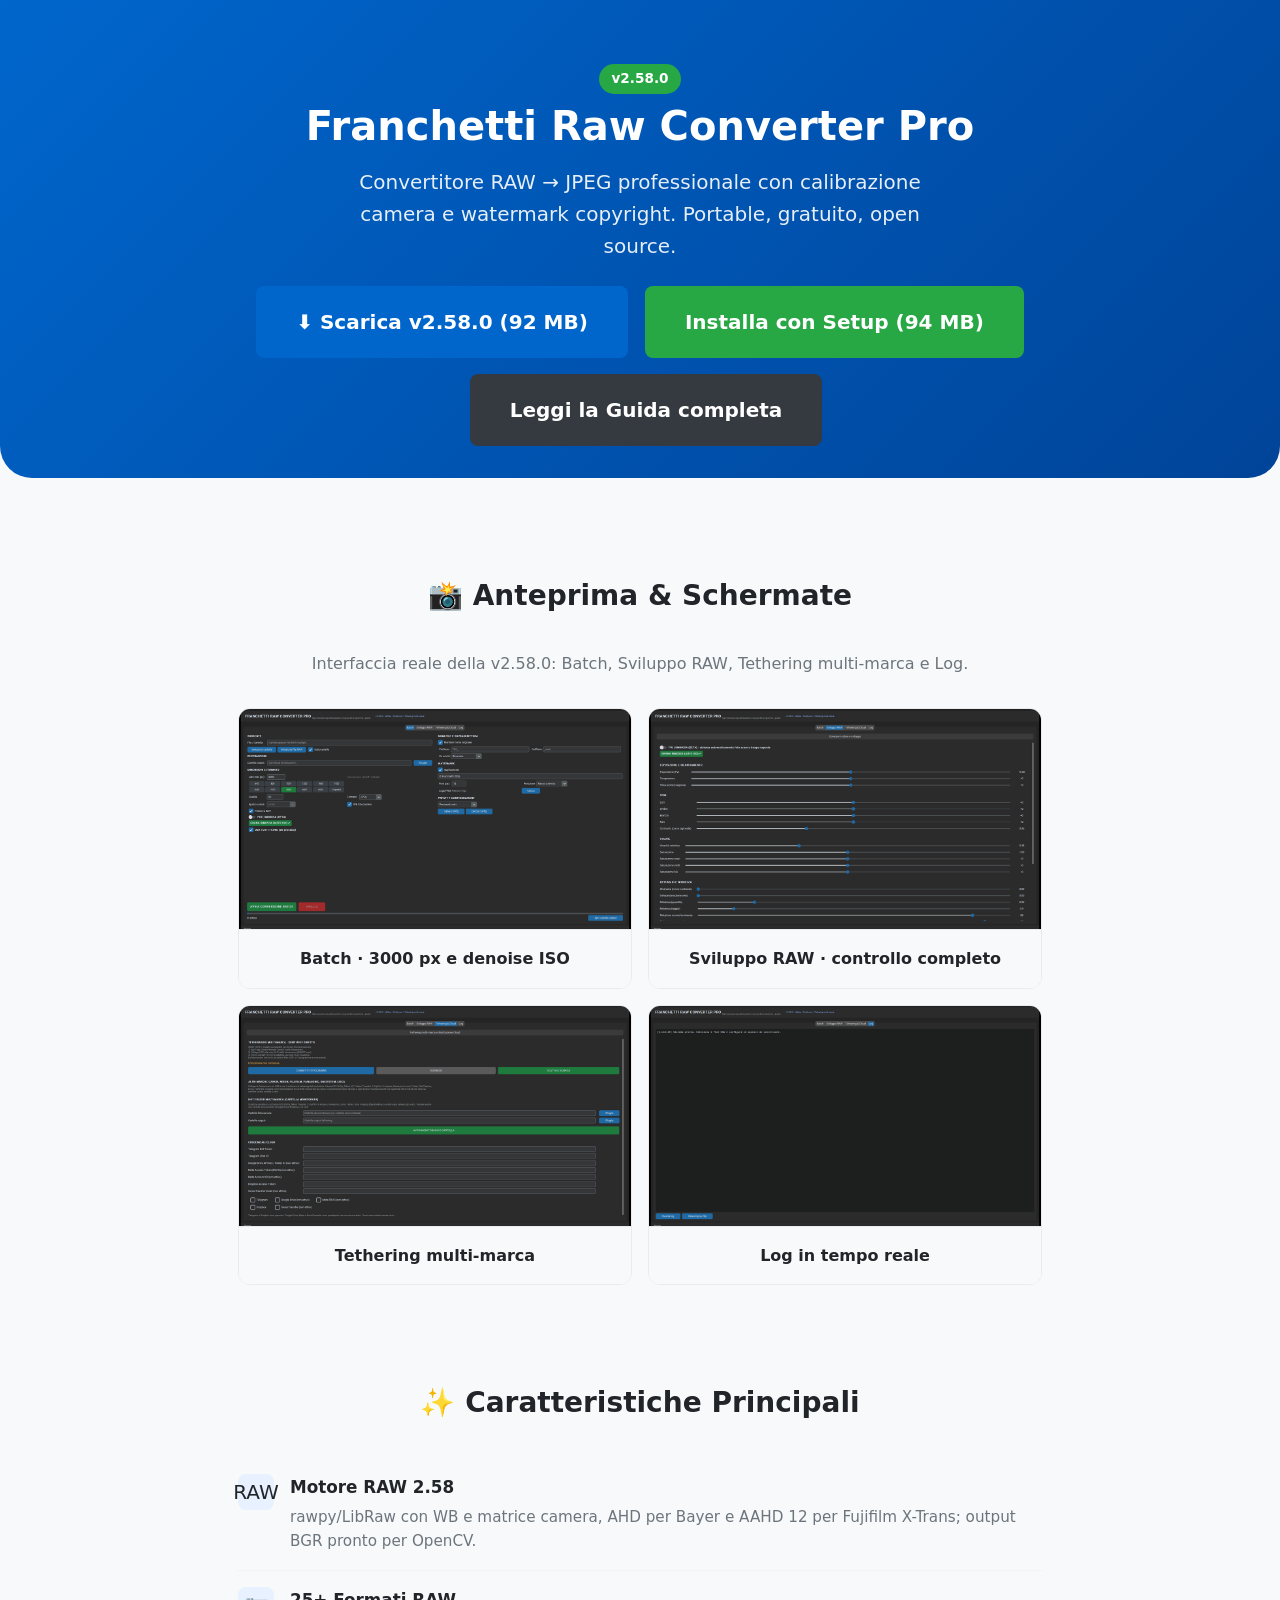
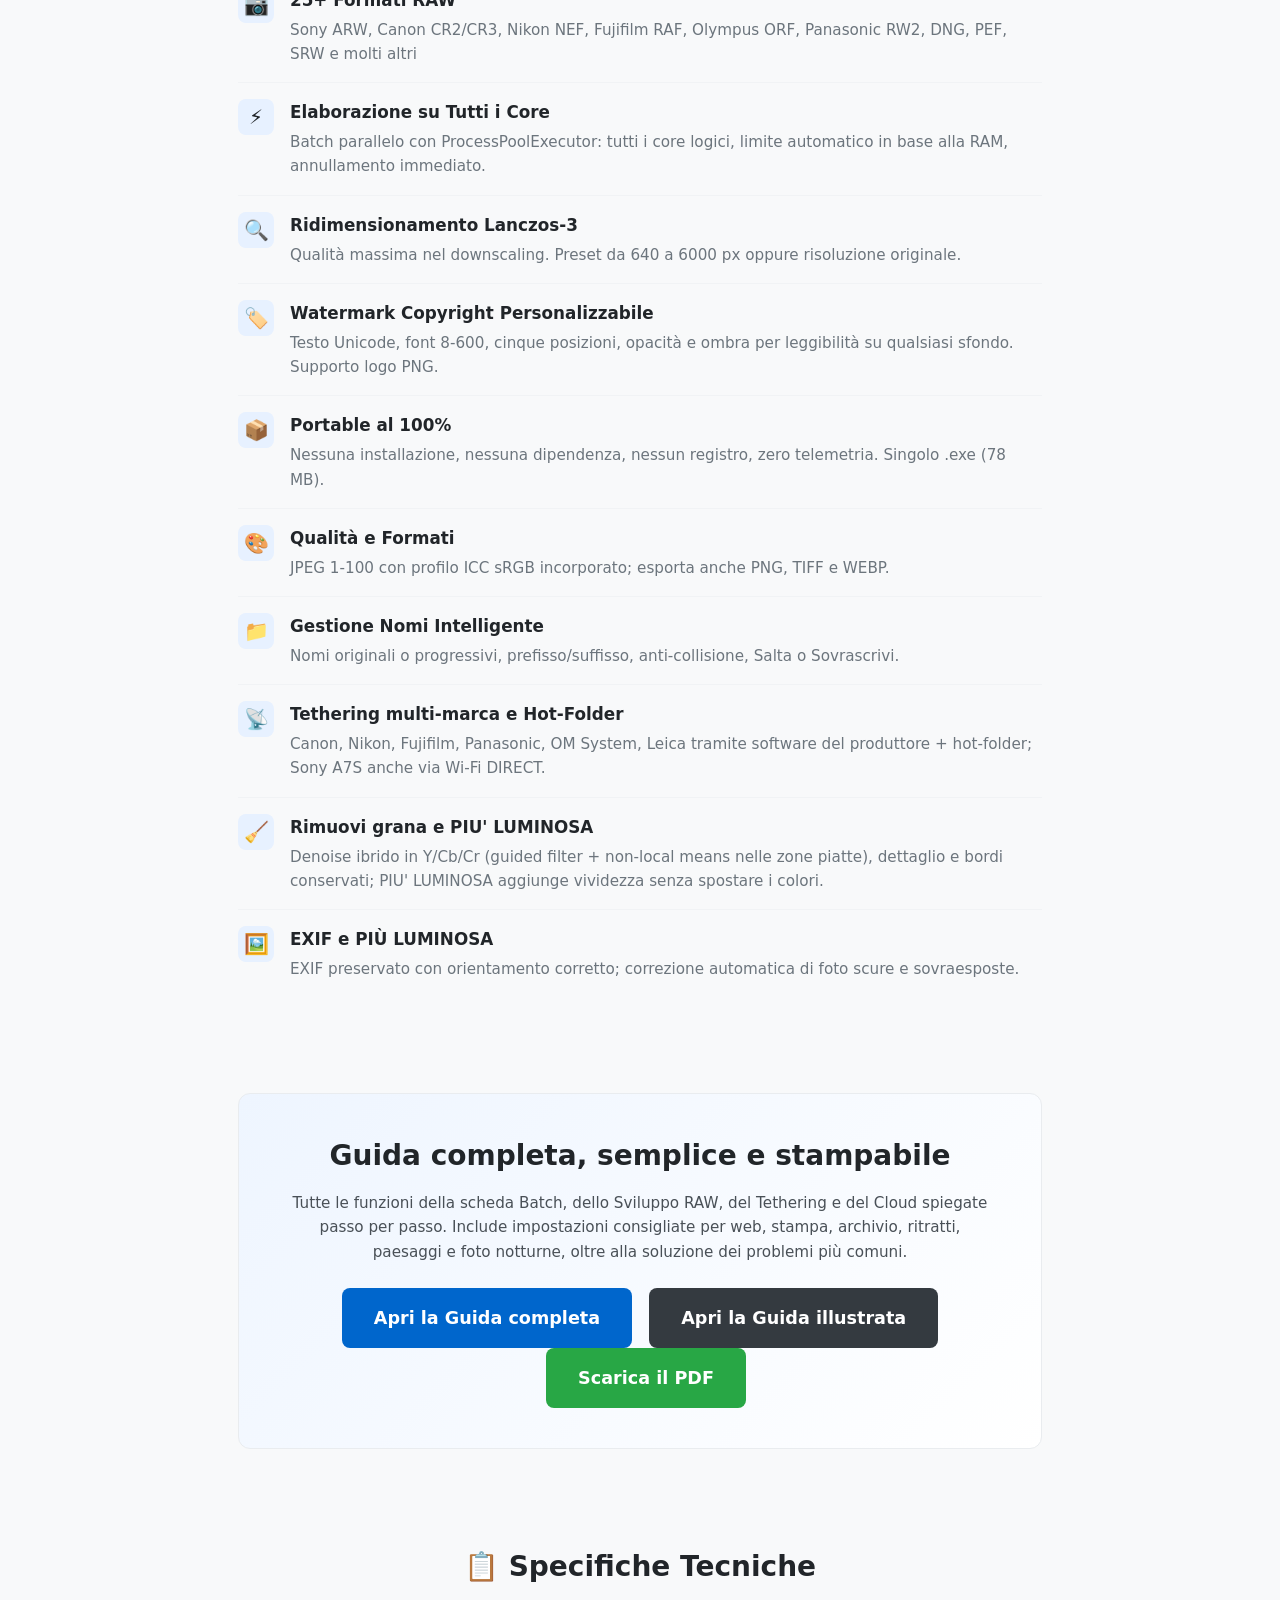
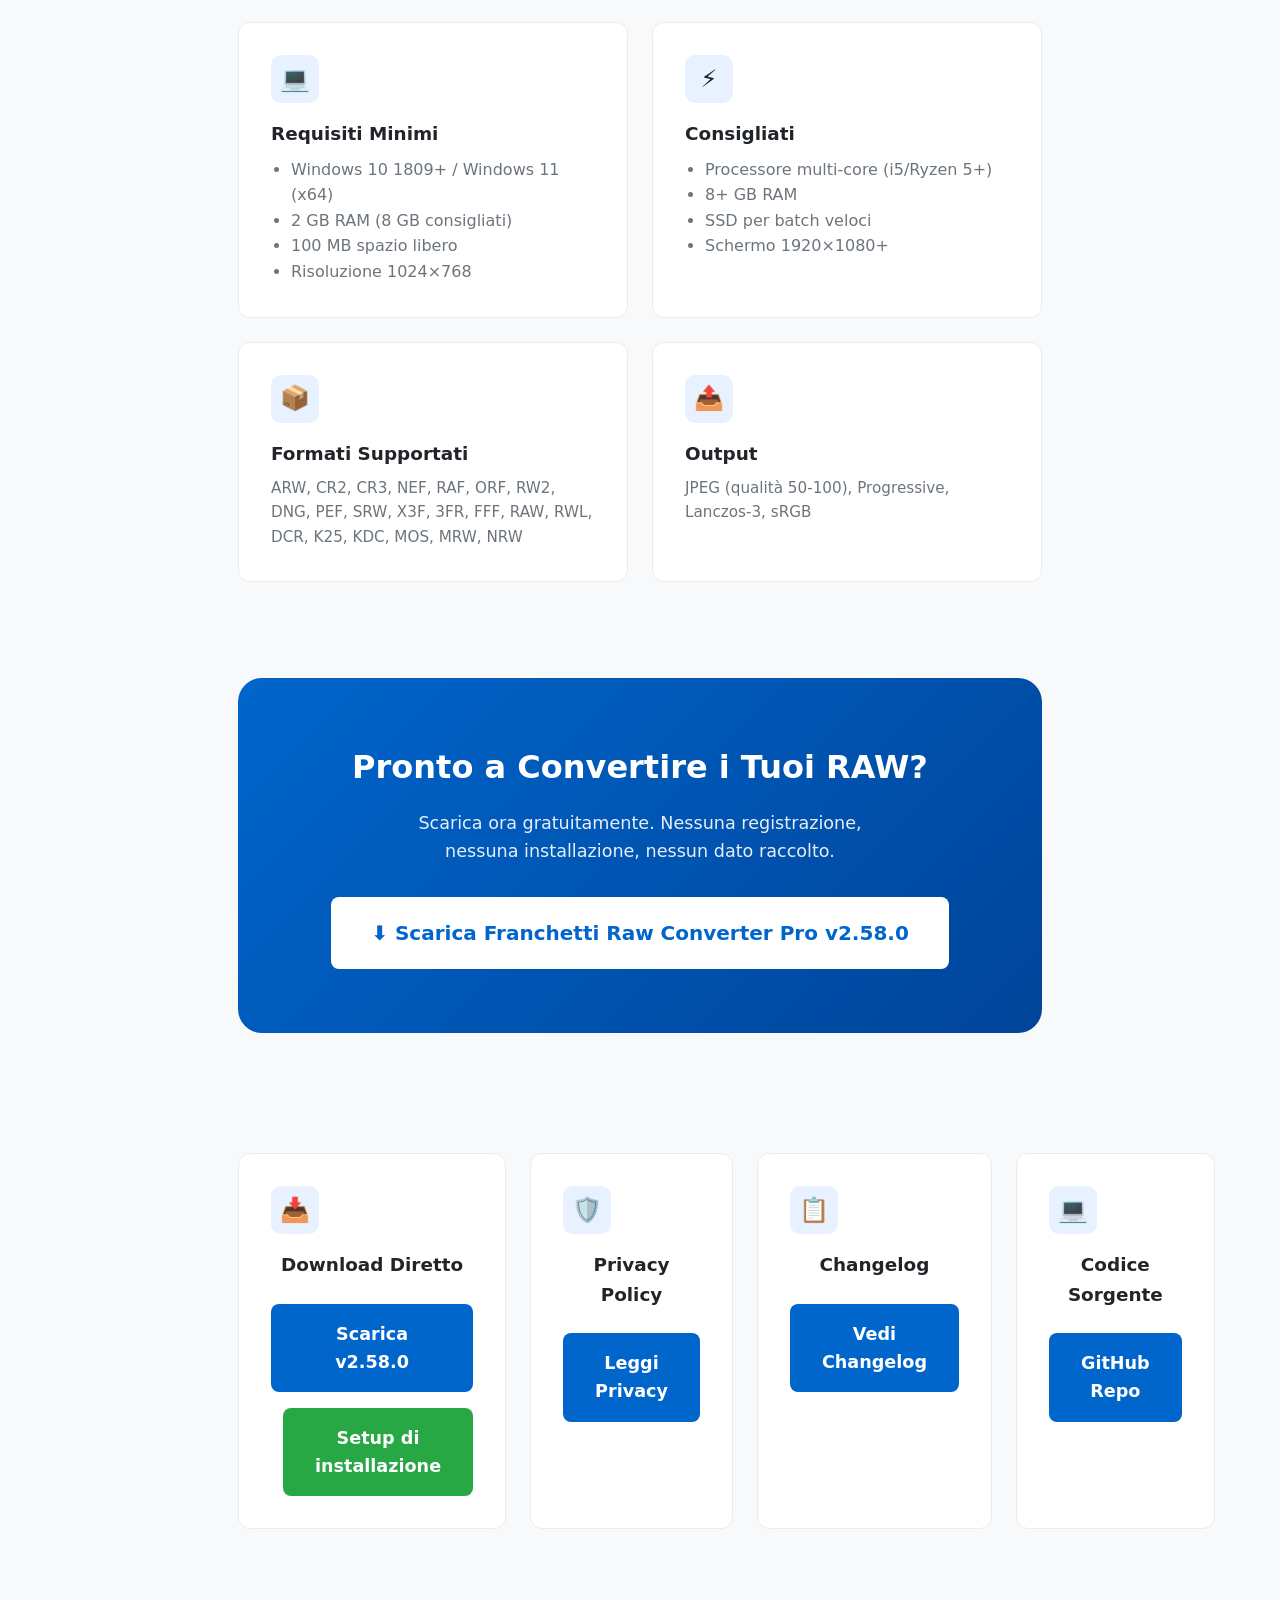
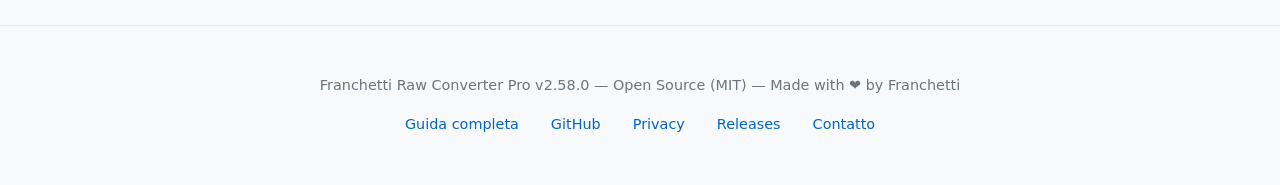
<file: docs/index.html>
﻿<!DOCTYPE html>
<html lang="it">
<head>
<meta charset="UTF-8">
<meta name="viewport" content="width=device-width, initial-scale=1">
<title>Franchetti Raw Converter Pro v2.58.0 - Convertitore RAW Professionale</title>
<meta name="description" content="Convertitore RAW con calibrazione camera, AHD/AAHD, denoise ibrido, tethering multi-marca e JPEG leggeri. Windows 10/11, portable e open source.">
<meta name="theme-color" content="#0066cc">
<meta property="og:site_name" content="Franchetti Raw Converter Pro">
<meta property="og:title" content="Franchetti Raw Converter Pro v2.58.0">
<meta property="og:description" content="Calibrazione camera, AHD/AAHD, denoise ibrido, tethering multi-marca e JPEG leggeri. Windows 10/11, portable e open source.">
<meta property="og:type" content="website">
<meta property="og:url" content="https://franchettibiagio.github.io/raw-converter-pro/">
<meta property="og:image" content="https://franchettibiagio.github.io/raw-converter-pro/screenshots/og-image.png">
<meta property="og:image:width" content="1200">
<meta property="og:image:height" content="630">
<meta property="og:image:alt" content="Franchetti Raw Converter Pro v2.58.0 con schermata Batch">
<meta name="twitter:card" content="summary_large_image">
<meta name="twitter:title" content="Franchetti Raw Converter Pro v2.58.0">
<meta name="twitter:description" content="Calibrazione camera, AHD/AAHD, denoise ibrido e JPEG leggeri.">
<meta name="twitter:image" content="https://franchettibiagio.github.io/raw-converter-pro/screenshots/og-image.png">
<meta name="twitter:image:alt" content="Franchetti Raw Converter Pro v2.58.0 con schermata Batch">
<link rel="preconnect" href="https://github.com">
<link rel="preconnect" href="https://raw.githubusercontent.com">
<style>
:root{--primary:#0066cc;--primary-hover:#0055aa;--success:#28a745;--bg:#f8f9fa;--card:#fff;--text:#212529;--muted:#6c757d;--border:#dee2e6}
*{box-sizing:border-box;margin:0;padding:0}html{scroll-behavior:smooth}body{font-family:system-ui,-apple-system,Segoe UI,Roboto,sans-serif;margin:0;padding:0;background:#f8f9fa;color:#212529;line-height:1.6}.container{max-width:900px;margin:0 auto;padding:0 1.5rem}a{color:#0066cc;text-decoration:none}a:hover{text-decoration:underline}.btn{display:inline-flex;align-items:center;gap:.5rem;padding:1rem 2rem;background:#0066cc;color:#fff;text-decoration:none;border-radius:8px;font-size:1.1rem;font-weight:600;transition:background .2s,transform .1s;border:none;cursor:pointer}.btn:hover{background:#0055aa;transform:translateY(-1px)}.btn:active{transform:translateY(0)}.btn-lg{padding:1.25rem 2.5rem;font-size:1.25rem}.badge{display:inline-block;background:#28a745;color:#fff;padding:.25rem .75rem;border-radius:50px;font-size:.85rem;font-weight:600}.container{max-width:900px;margin:0 auto;padding:0 1.5rem}header{padding:4rem 1.5rem 2rem;text-align:center;background:linear-gradient(135deg,#0066cc 0%,#004499 100%);color:#fff;margin-bottom:3rem;border-radius:0 0 2rem 2rem}header h1{font-size:2.5rem;font-weight:700;margin-bottom:.5rem}header p{font-size:1.25rem;opacity:.9;max-width:600px;margin:0 auto}section{padding:3rem 1.5rem}.section-title{font-size:1.75rem;font-weight:700;margin-bottom:2rem;text-align:center;color:#212529}.grid{display:grid;gap:1.5rem;margin-top:1.5rem}@media(min-width:768px){.grid-2{grid-template-columns:repeat(2,1fr)}.grid-3{grid-template-columns:repeat(3,1fr)}}@media(min-width:1024px){.grid-4{grid-template-columns:repeat(4,1fr)}}.card{background:#fff;border:1px solid #e9ecef;border-radius:12px;padding:2rem;transition:box-shadow .2s,transform .2s}.card:hover{box-shadow:0 8px 24px rgba(0,0,0,.08);transform:translateY(-2px)}.card-icon{width:48px;height:48px;background:#e7f1ff;border-radius:10px;display:flex;align-items:center;justify-content:center;margin-bottom:1rem;font-size:1.5rem}.card h3{font-size:1.15rem;margin-bottom:.5rem;color:#212529}.card p{color:#6c757d;font-size:.95rem}.screenshot-grid{display:grid;gap:1rem;grid-template-columns:1fr}@media(min-width:600px){.screenshot-grid{grid-template-columns:repeat(2,1fr)}}.screenshot{background:#fff;border:1px solid #e9ecef;border-radius:12px;overflow:hidden;transition:transform .2s,box-shadow .2s}.screenshot:hover{transform:scale(1.02);box-shadow:0 8px 24px rgba(0,0,0,.1)}.screenshot img{width:100%;height:220px;object-fit:cover;display:block}.screenshot-caption{padding:1rem;text-align:center;font-weight:600;color:#212529;background:#f8f9fa;border-top:1px solid #e9ecef}.feature-list{list-style:none;padding:0}.feature-list li{display:flex;align-items:flex-start;gap:1rem;padding:1rem 0;border-bottom:1px solid #f1f3f5}.feature-list li:last-child{border-bottom:none}.feature-icon{width:36px;height:36px;background:#e7f1ff;border-radius:8px;display:flex;align-items:center;justify-content:center;font-size:1.25rem;flex-shrink:0}.feature-text h4{margin:0 0 .25rem;font-size:1.05rem}.feature-text p{margin:0;color:#6c757d;font-size:.95rem}.download-section{background:linear-gradient(135deg,#0066cc 0%,#004499 100%);color:#fff;padding:4rem 1.5rem;border-radius:1.5rem;text-align:center;margin:3rem 1.5rem}footer{padding:3rem 1.5rem;text-align:center;color:#6c757d;font-size:.9rem;border-top:1px solid #e9ecef;margin-top:3rem}.link-list{display:flex;justify-content:center;gap:2rem;flex-wrap:wrap;margin-top:1rem}footer a{color:#0066cc}footer a:hover{text-decoration:underline}.download-btn{background:#fff;color:#0066cc}.download-btn:hover{background:#f8f9fa;color:#0055aa}@media(prefers-reduced-motion:reduce){*{animation:none!important;transition:none!important}}
</style>
</head>
<body>
<header>
  <div class="container">
    <span class="badge">v2.58.0</span>
    <h1>Franchetti Raw Converter Pro</h1>
    <p>Convertitore RAW → JPEG professionale con calibrazione camera e watermark copyright. Portable, gratuito, open source.</p>
    <a href="https://github.com/FranchettiBiagio/raw-converter-pro/releases/latest/download/FranchettiRawConverterPro.exe" class="btn btn-lg" style="margin-top:1.5rem;">⬇ Scarica v2.58.0 (92 MB)</a>
 <a href="https://github.com/FranchettiBiagio/raw-converter-pro/releases/latest/download/Franchetti_Raw_Converter_Setup_v2.58.0.exe" class="btn btn-lg" style="margin-top:1.5rem;margin-left:.75rem;background:#28a745;">Installa con Setup (94 MB)</a>
 <a href="guida.html" class="btn btn-lg" style="margin-top:1rem;margin-left:.75rem;background:#343a40;">Leggi la Guida completa</a>
  </div>
</header>

<div class="container">
  <!-- SCREENSHOTS / GALLERY -->
  <section>
    <h2 class="section-title">📸 Anteprima & Schermate</h2>
    <p style="text-align:center;color:#6c757d;margin-bottom:2rem;max-width:700px;margin-left:auto;margin-right:auto;">Interfaccia reale della v2.58.0: Batch, Sviluppo RAW, Tethering multi-marca e Log.</p>
    
    <div class="screenshot-grid" id="screenshotGrid">
      <div class="screenshot">
        <img src="screenshots/batch.png" alt="Scheda Batch con profilo 3000 px e denoise ISO attivo" loading="lazy">
        <div class="screenshot-caption">Batch · 3000 px e denoise ISO</div>
      </div>
      <div class="screenshot">
        <img src="screenshots/sviluppo.png" alt="Scheda Sviluppo RAW con controlli di tono, colore e dettaglio" loading="lazy">
        <div class="screenshot-caption">Sviluppo RAW · controllo completo</div>
      </div>
      <div class="screenshot">
        <img src="screenshots/tethering.png" alt="Scheda Tethering multi-marca con Canon, Nikon, Fujifilm, Panasonic, OM System e Leica" loading="lazy">
        <div class="screenshot-caption">Tethering multi-marca</div>
      </div>
      <div class="screenshot">
        <img src="screenshots/log.png" alt="Scheda Log con messaggi di conversione in tempo reale" loading="lazy">
        <div class="screenshot-caption">Log in tempo reale</div>
      </div>
    </div>
  </section>

  <!-- FEATURES -->
  <section>
    <h2 class="section-title">✨ Caratteristiche Principali</h2>
    <ul class="feature-list">
      <li><span class="feature-icon">RAW</span><div class="feature-text"><h4>Motore RAW 2.58</h4><p>rawpy/LibRaw con WB e matrice camera, AHD per Bayer e AAHD 12 per Fujifilm X-Trans; output BGR pronto per OpenCV.</p></div></li>
      <li><span class="feature-icon">📷</span><div class="feature-text"><h4>25+ Formati RAW</h4><p>Sony ARW, Canon CR2/CR3, Nikon NEF, Fujifilm RAF, Olympus ORF, Panasonic RW2, DNG, PEF, SRW e molti altri</p></div></li>
      <li><span class="feature-icon">⚡</span><div class="feature-text"><h4>Elaborazione su Tutti i Core</h4><p>Batch parallelo con ProcessPoolExecutor: tutti i core logici, limite automatico in base alla RAM, annullamento immediato.</p></div></li>
      <li><span class="feature-icon">🔍</span><div class="feature-text"><h4>Ridimensionamento Lanczos-3</h4><p>Qualità massima nel downscaling. Preset da 640 a 6000 px oppure risoluzione originale.</p></div></li>
      <li><span class="feature-icon">🏷️</span><div class="feature-text"><h4>Watermark Copyright Personalizzabile</h4><p>Testo Unicode, font 8-600, cinque posizioni, opacità e ombra per leggibilità su qualsiasi sfondo. Supporto logo PNG.</p></div></li>
      <li><span class="feature-icon">📦</span><div class="feature-text"><h4>Portable al 100%</h4><p>Nessuna installazione, nessuna dipendenza, nessun registro, zero telemetria. Singolo .exe (78 MB).</p></div></li>
      <li><span class="feature-icon">🎨</span><div class="feature-text"><h4>Qualità e Formati</h4><p>JPEG 1-100 con profilo ICC sRGB incorporato; esporta anche PNG, TIFF e WEBP.</p></div></li>
      <li><span class="feature-icon">📁</span><div class="feature-text"><h4>Gestione Nomi Intelligente</h4><p>Nomi originali o progressivi, prefisso/suffisso, anti-collisione, Salta o Sovrascrivi.</p></div></li>
      <li><span class="feature-icon">📡</span><div class="feature-text"><h4>Tethering multi-marca e Hot-Folder</h4><p>Canon, Nikon, Fujifilm, Panasonic, OM System, Leica tramite software del produttore + hot-folder; Sony A7S anche via Wi-Fi DIRECT.</p></div></li>
      <li><span class="feature-icon">🧹</span><div class="feature-text"><h4>Rimuovi grana e PIU' LUMINOSA</h4><p>Denoise ibrido in Y/Cb/Cr (guided filter + non-local means nelle zone piatte), dettaglio e bordi conservati; PIU' LUMINOSA aggiunge vividezza senza spostare i colori.</p></div></li>
      <li><span class="feature-icon">🖼️</span><div class="feature-text"><h4>EXIF e PIÙ LUMINOSA</h4><p>EXIF preservato con orientamento corretto; correzione automatica di foto scure e sovraesposte.</p></div></li>
    </ul>
  </section>

  <!-- GUIDA -->
  <section>
    <div class="card" style="text-align:center;padding:2.5rem 1.5rem;background:linear-gradient(135deg,#eef5ff 0%,#fff 100%);">
      <h2 class="section-title" style="margin-bottom:.75rem;">Guida completa, semplice e stampabile</h2>
      <p style="max-width:700px;margin:0 auto 1.5rem;color:#495057;">Tutte le funzioni della scheda Batch, dello Sviluppo RAW, del Tethering e del Cloud spiegate passo per passo. Include impostazioni consigliate per web, stampa, archivio, ritratti, paesaggi e foto notturne, oltre alla soluzione dei problemi più comuni.</p>
      <a href="guida.html" class="btn">Apri la Guida completa</a>
      <a href="guida_illustrata/guida.html" class="btn" style="margin-left:.75rem;background:#343a40;">Apri la Guida illustrata</a>
      <a href="guida_illustrata/Guida_Illustrata_2.58.0.pdf" class="btn" style="margin-left:.75rem;background:#28a745;">Scarica il PDF</a>
    </div>
  </section>

  <!-- SPECS -->
  <section>
    <h2 class="section-title">📋 Specifiche Tecniche</h2>
    <div class="grid grid-2">
      <div class="card">
        <div class="card-icon">💻</div>
        <h3>Requisiti Minimi</h3>
        <ul style="margin:0;padding-left:1.25rem;color:#6c757d">
          <li>Windows 10 1809+ / Windows 11 (x64)</li>
          <li>2 GB RAM (8 GB consigliati)</li>
          <li>100 MB spazio libero</li>
          <li>Risoluzione 1024×768</li>
        </ul>
      </div>
      <div class="card">
        <div class="card-icon">⚡</div>
        <h3>Consigliati</h3>
        <ul style="margin:0;padding-left:1.25rem;color:#6c757d">
          <li>Processore multi-core (i5/Ryzen 5+)</li>
          <li>8+ GB RAM</li>
          <li>SSD per batch veloci</li>
          <li>Schermo 1920×1080+</li>
        </ul>
      </div>
      <div class="card">
        <div class="card-icon">📦</div>
        <h3>Formati Supportati</h3>
        <p style="color:#6c757d;margin:0;font-size:.95rem">ARW, CR2, CR3, NEF, RAF, ORF, RW2, DNG, PEF, SRW, X3F, 3FR, FFF, RAW, RWL, DCR, K25, KDC, MOS, MRW, NRW</p>
      </div>
      <div class="card">
        <div class="card-icon">📤</div>
        <h3>Output</h3>
        <p style="color:#6c757d;margin:0;font-size:.95rem">JPEG (qualità 50-100), Progressive, Lanczos-3, sRGB</p>
      </div>
    </div>
  </section>

  <!-- DOWNLOAD -->
  <section class="download-section">
    <h2 style="font-size:2rem;margin-bottom:1rem;">Pronto a Convertire i Tuoi RAW?</h2>
    <p style="font-size:1.1rem;opacity:.9;margin-bottom:2rem;max-width:500px;margin-left:auto;margin-right:auto">Scarica ora gratuitamente. Nessuna registrazione, nessuna installazione, nessun dato raccolto.</p>
    <a href="https://github.com/FranchettiBiagio/raw-converter-pro/releases/latest/download/FranchettiRawConverterPro.exe" class="btn download-btn btn-lg">⬇ Scarica Franchetti Raw Converter Pro v2.58.0</a>
  </section>

  <!-- LINKS -->
  <section>
    <div class="grid grid-4">
      <div class="card" style="text-align:center">
        <div class="card-icon">📥</div>
        <h3>Download Diretto</h3>
        <a href="https://github.com/FranchettiBiagio/raw-converter-pro/releases/latest/download/FranchettiRawConverterPro.exe" class="btn" style="margin-top:1rem">Scarica v2.58.0</a>
 <a href="https://github.com/FranchettiBiagio/raw-converter-pro/releases/latest/download/Franchetti_Raw_Converter_Setup_v2.58.0.exe" class="btn" style="margin-top:1rem;margin-left:.75rem;background:#28a745;color:#fff">Setup di installazione</a>
      </div>
      <div class="card" style="text-align:center">
        <div class="card-icon">🛡️</div>
        <h3>Privacy Policy</h3>
        <a href="https://raw.githubusercontent.com/FranchettiBiagio/raw-converter-pro/main/PRIVACY.md" class="btn" style="margin-top:1rem">Leggi Privacy</a>
      </div>
      <div class="card" style="text-align:center">
        <div class="card-icon">📋</div>
        <h3>Changelog</h3>
        <a href="https://github.com/FranchettiBiagio/raw-converter-pro/releases" class="btn" style="margin-top:1rem">Vedi Changelog</a>
      </div>
      <div class="card" style="text-align:center">
        <div class="card-icon">💻</div>
        <h3>Codice Sorgente</h3>
        <a href="https://github.com/FranchettiBiagio/raw-converter-pro" class="btn" style="margin-top:1rem">GitHub Repo</a>
      </div>
    </div>
  </section>

</div>

<footer>
  <div class="container">
    <p>Franchetti Raw Converter Pro v2.58.0 — Open Source (MIT) — Made with ❤️ by Franchetti</p>
    <div class="link-list">
      <a href="guida.html">Guida completa</a>
      <a href="https://github.com/FranchettiBiagio/raw-converter-pro">GitHub</a>
      <a href="https://raw.githubusercontent.com/FranchettiBiagio/raw-converter-pro/main/PRIVACY.md">Privacy</a>
      <a href="https://github.com/FranchettiBiagio/raw-converter-pro/releases">Releases</a>
      <a href="mailto:privacy@franchetti.dev">Contatto</a>
    </div>
  </div>
</footer>
</body>
</html>
</file>
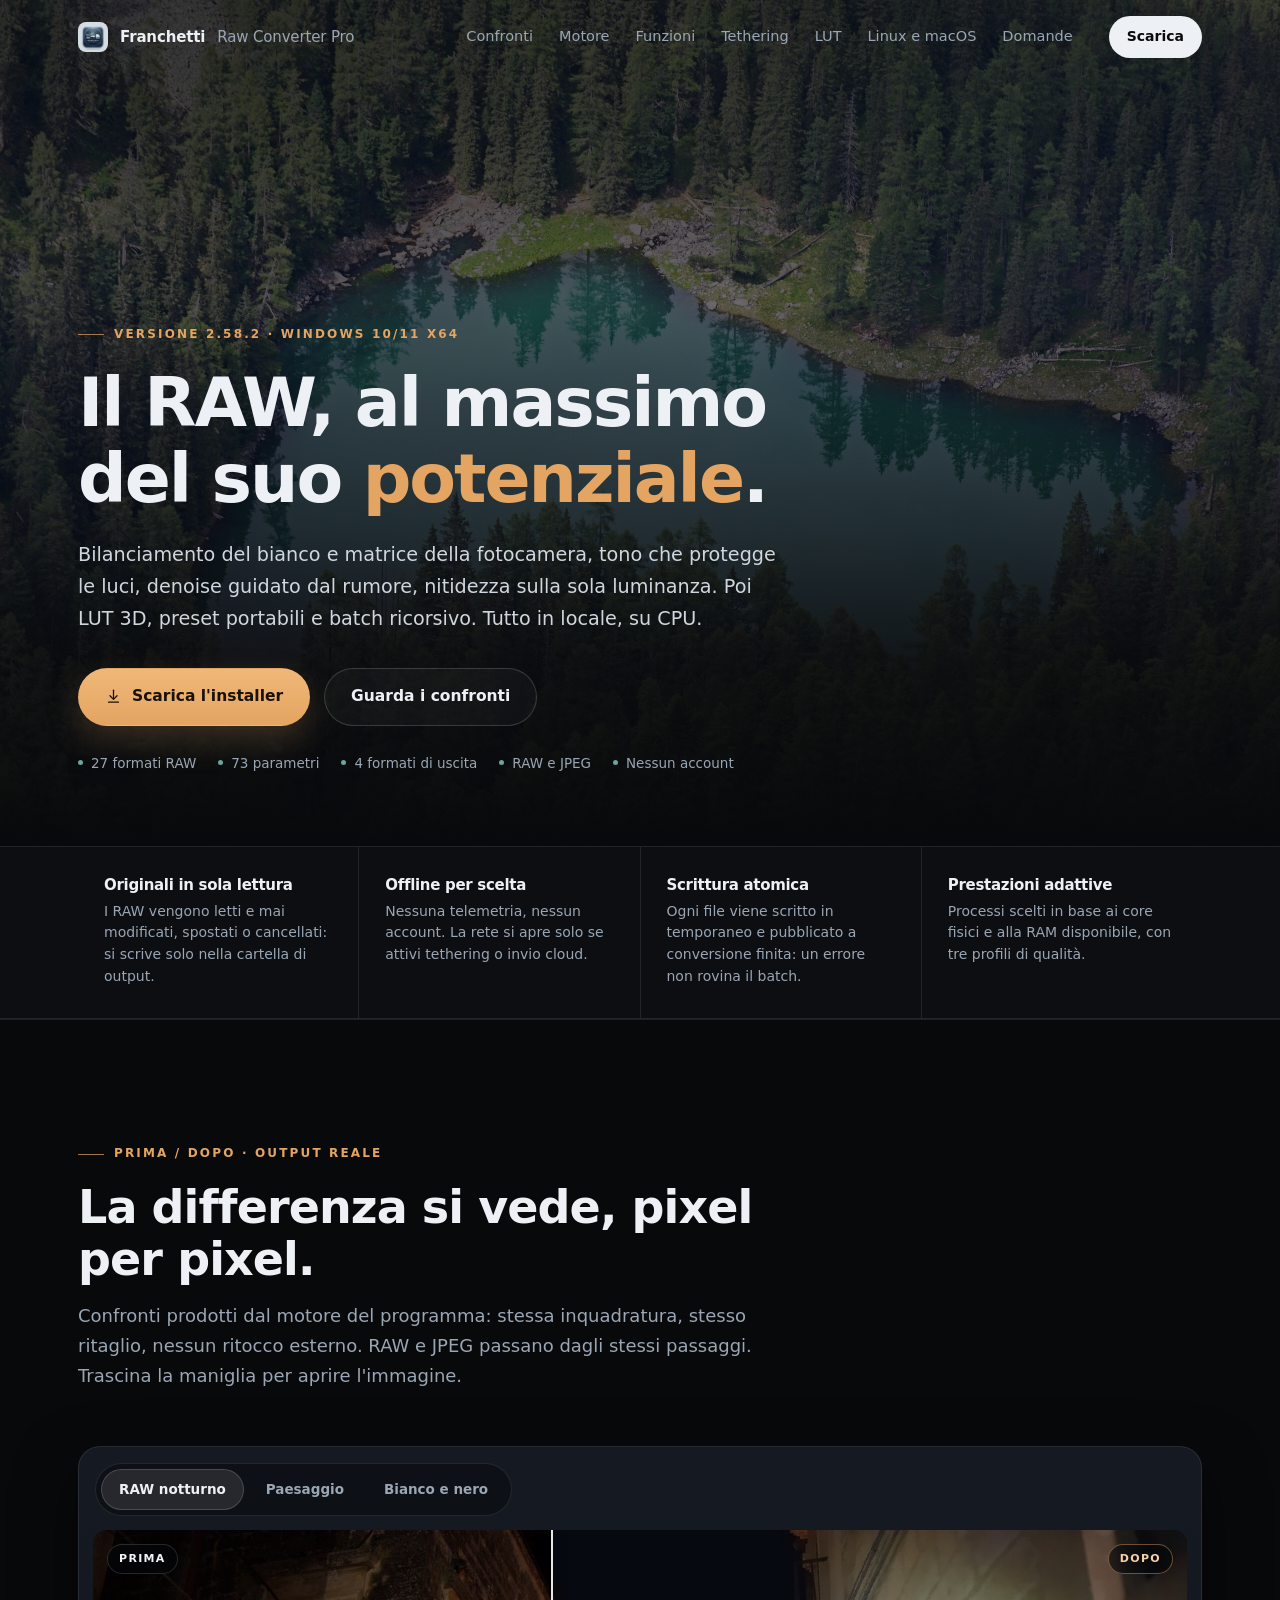
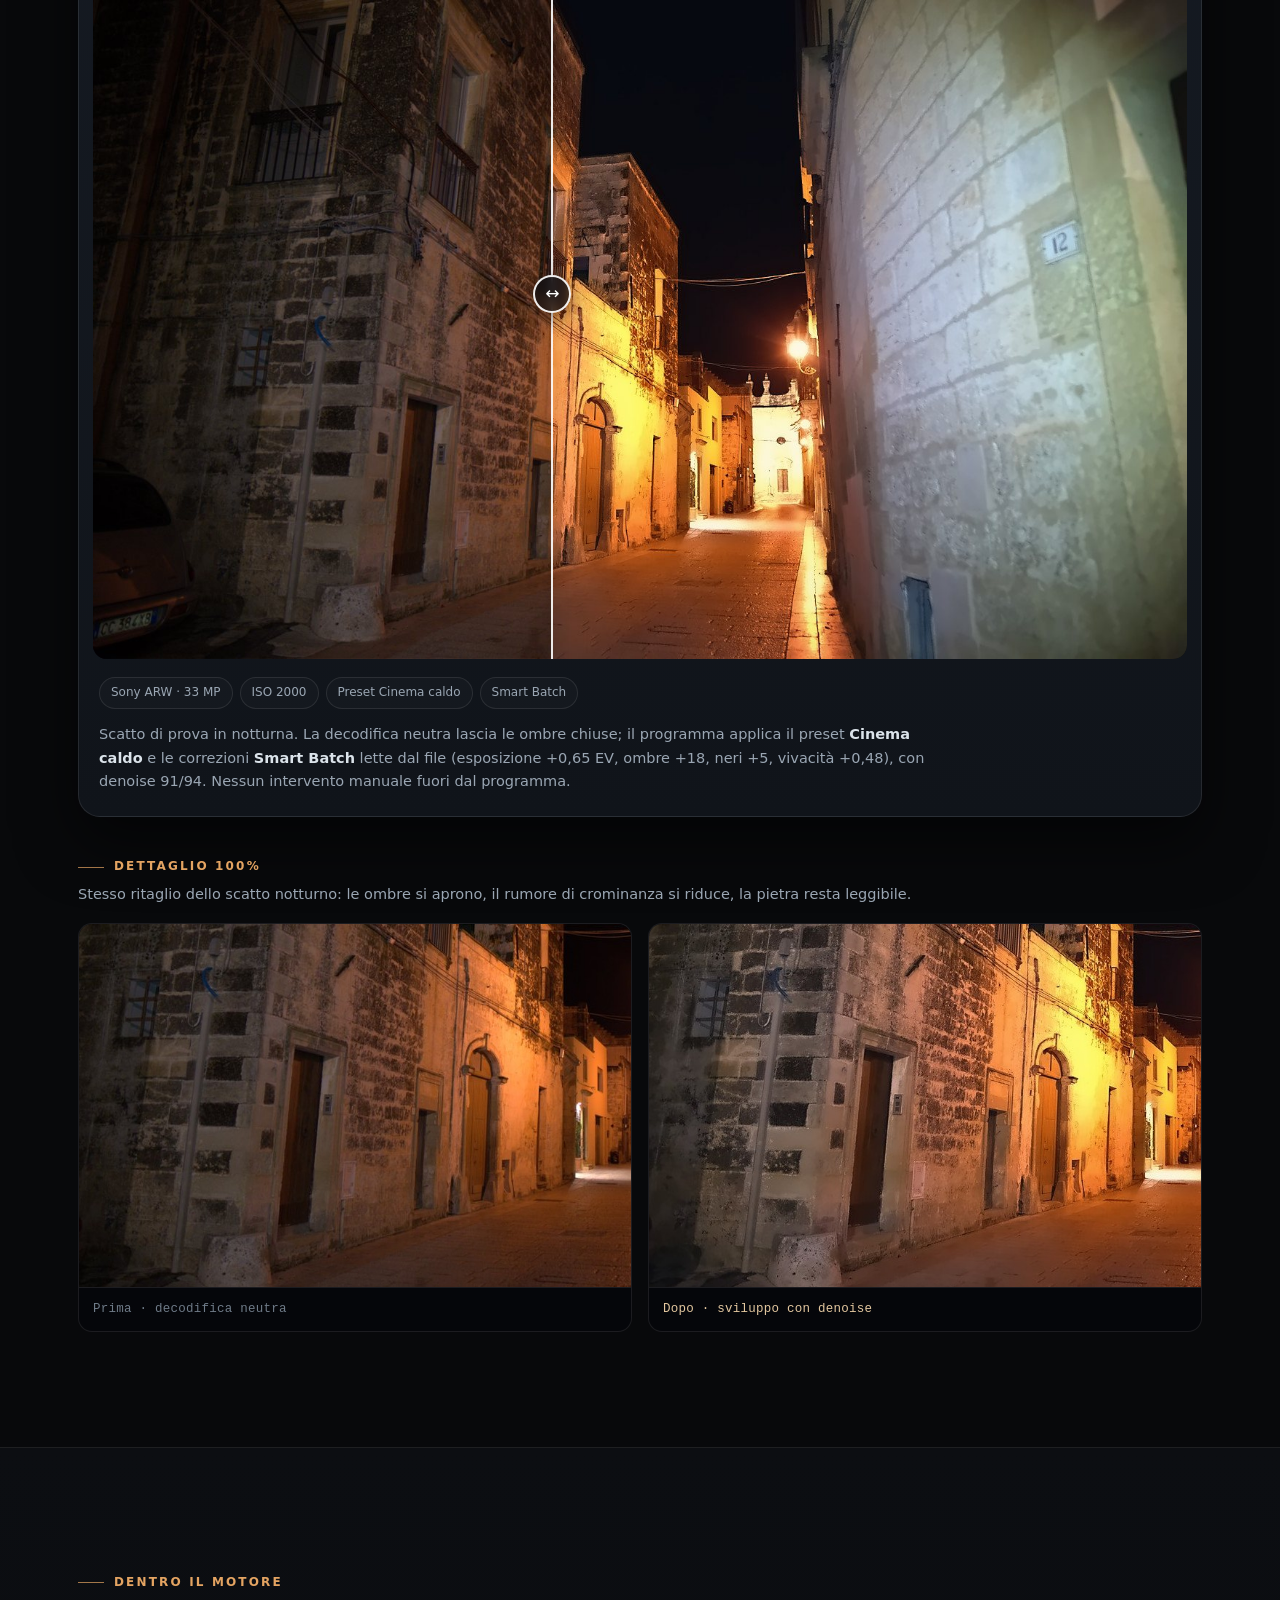
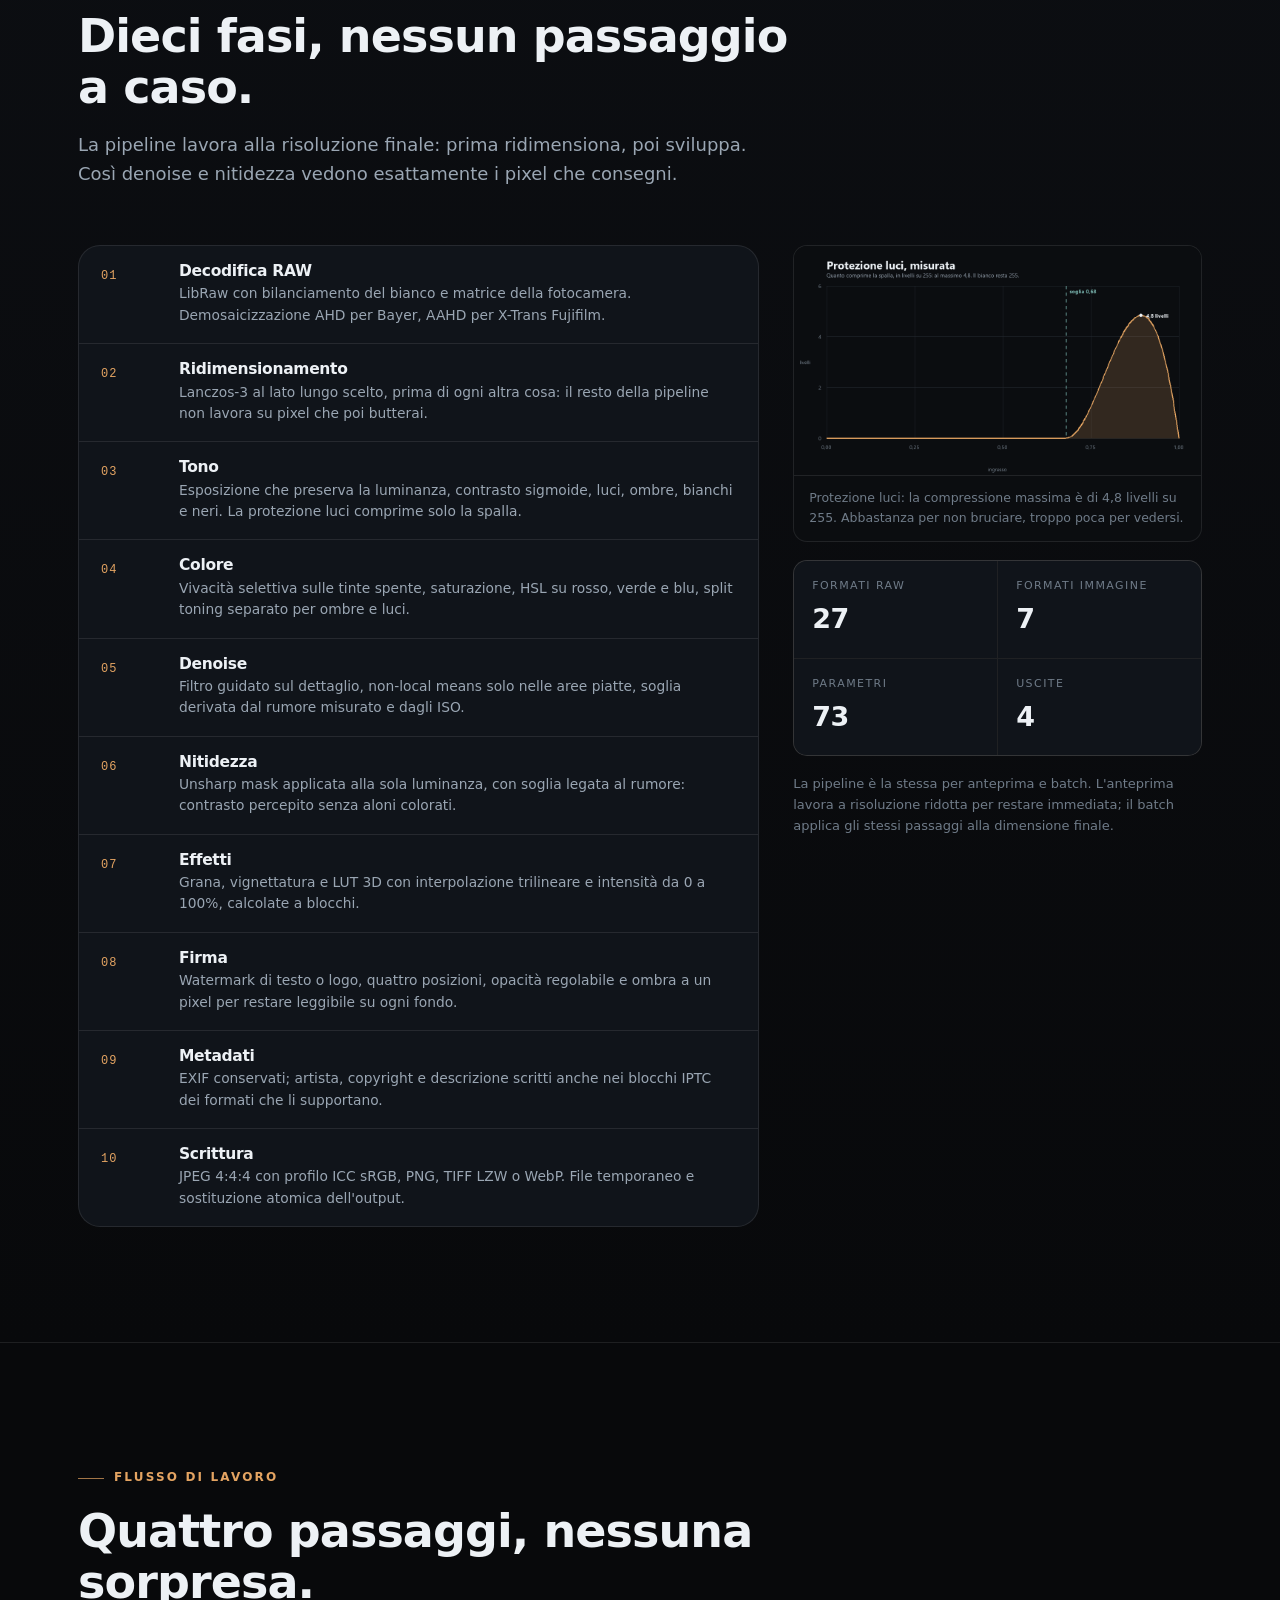
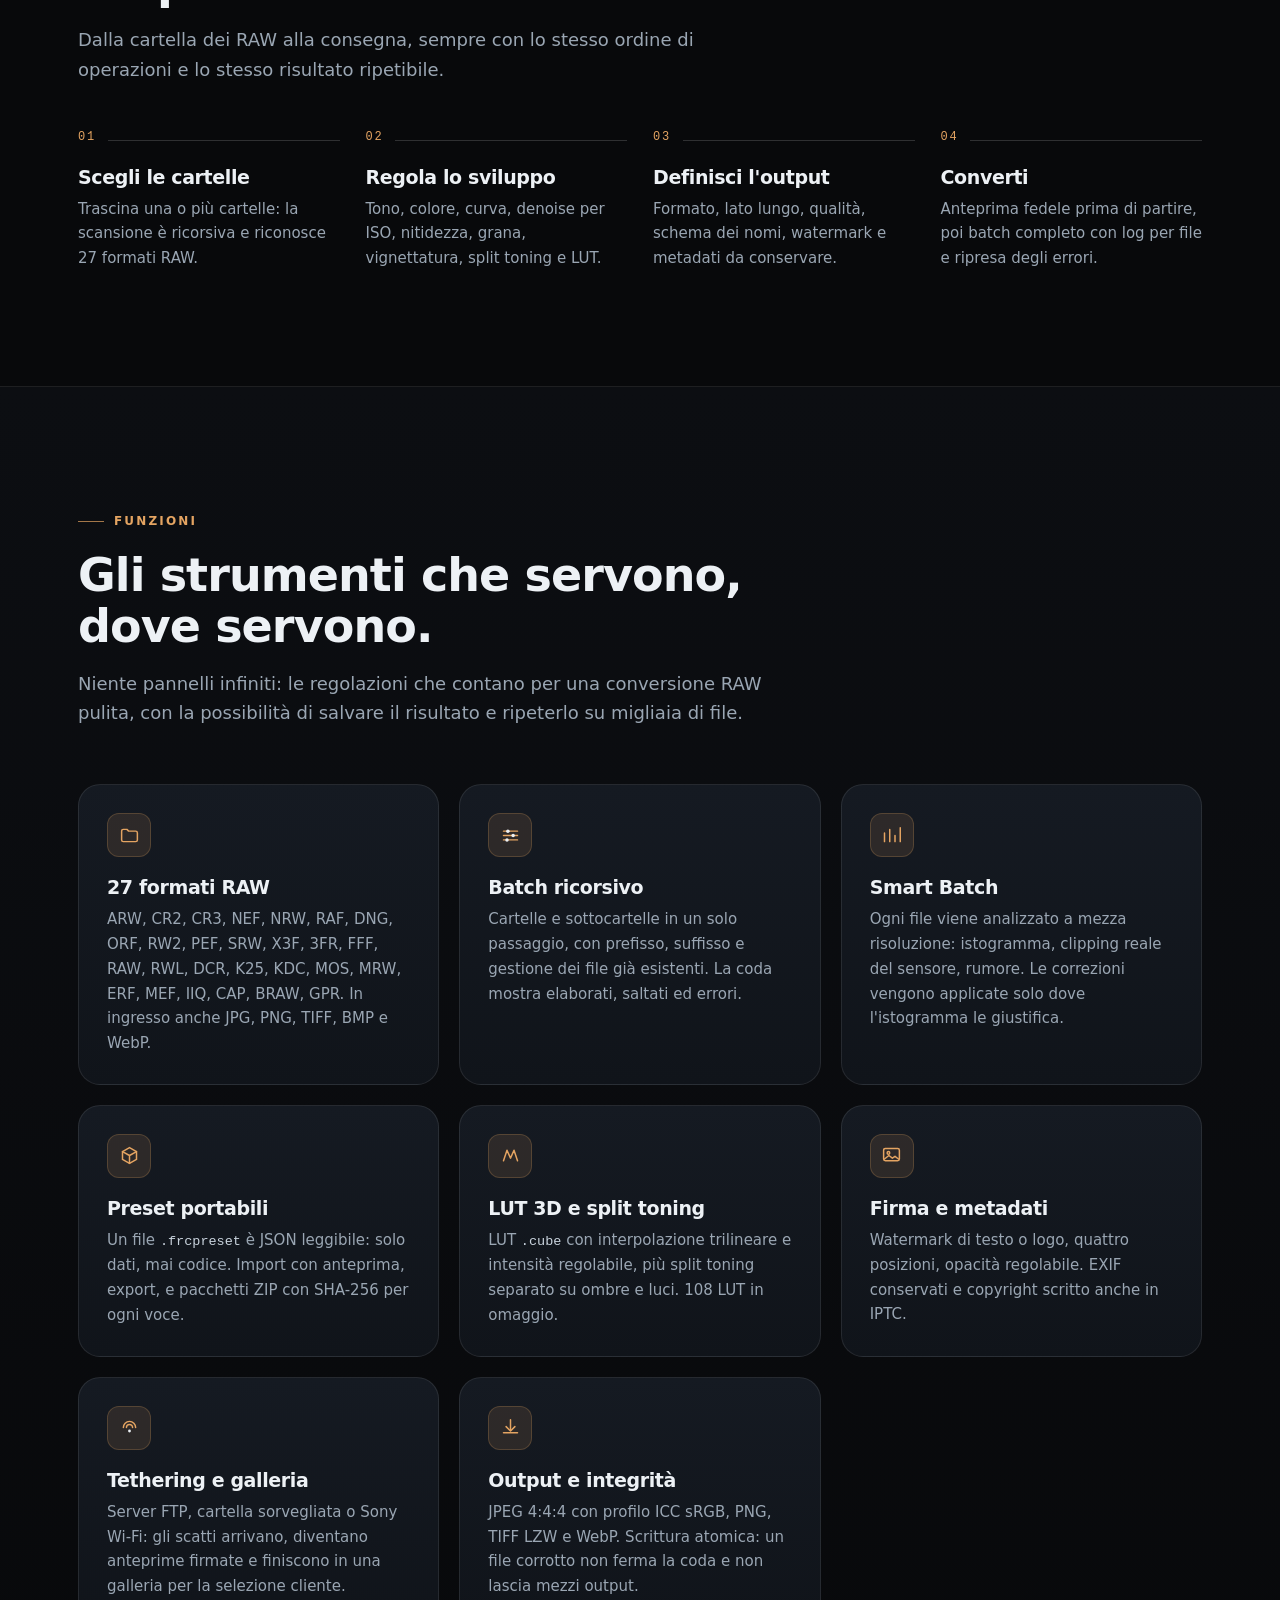
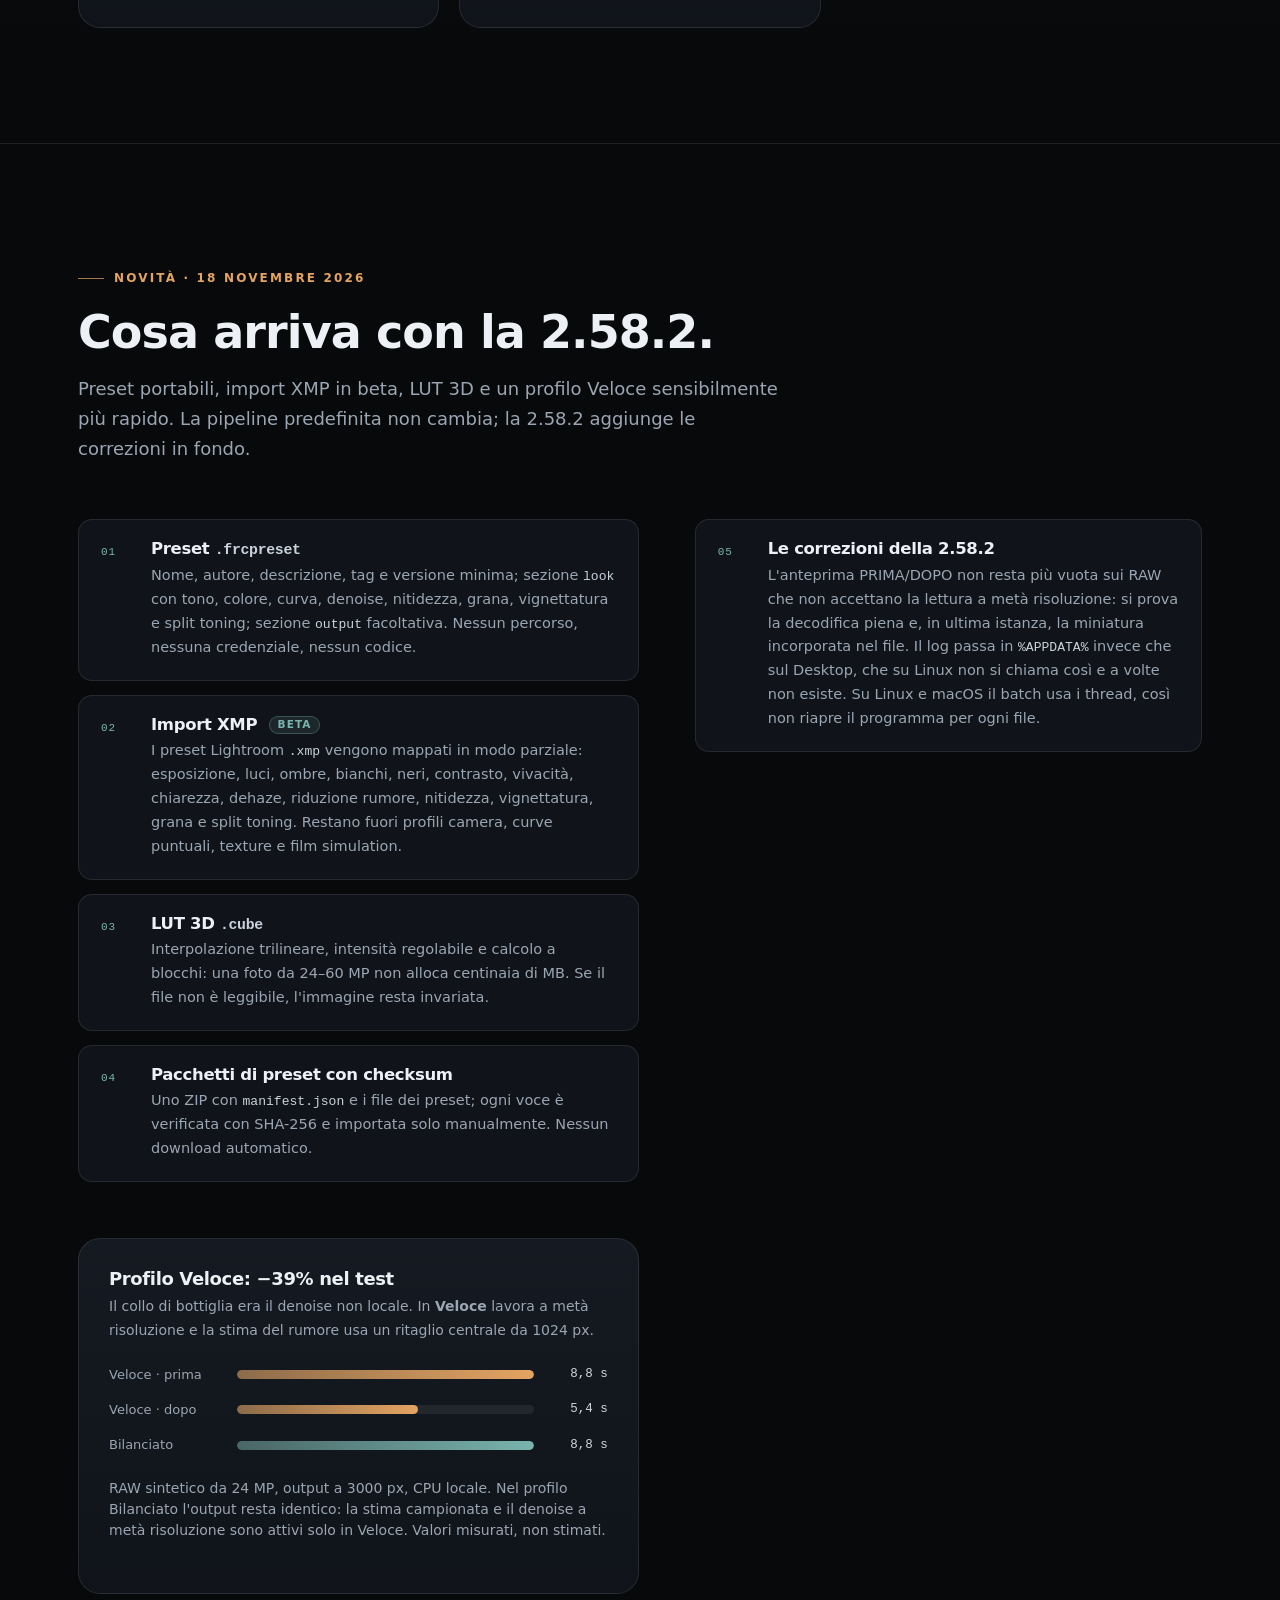
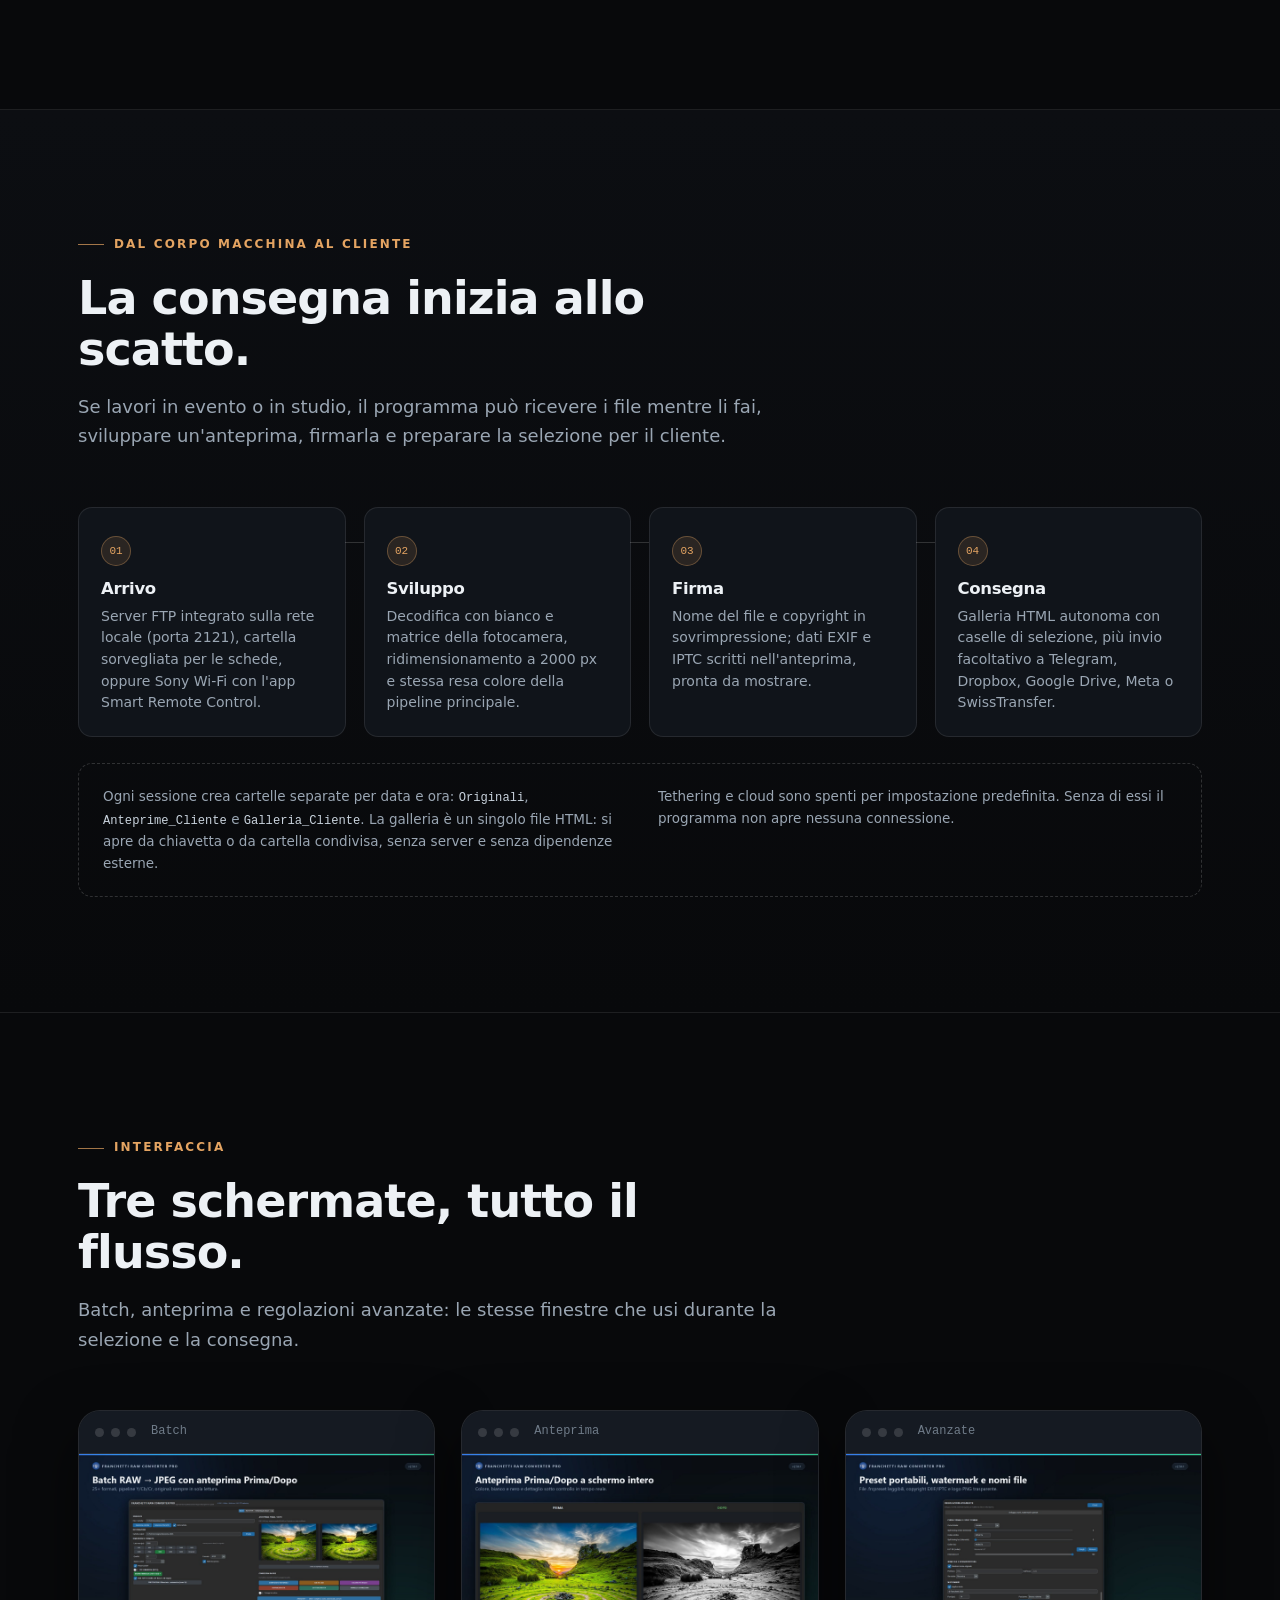
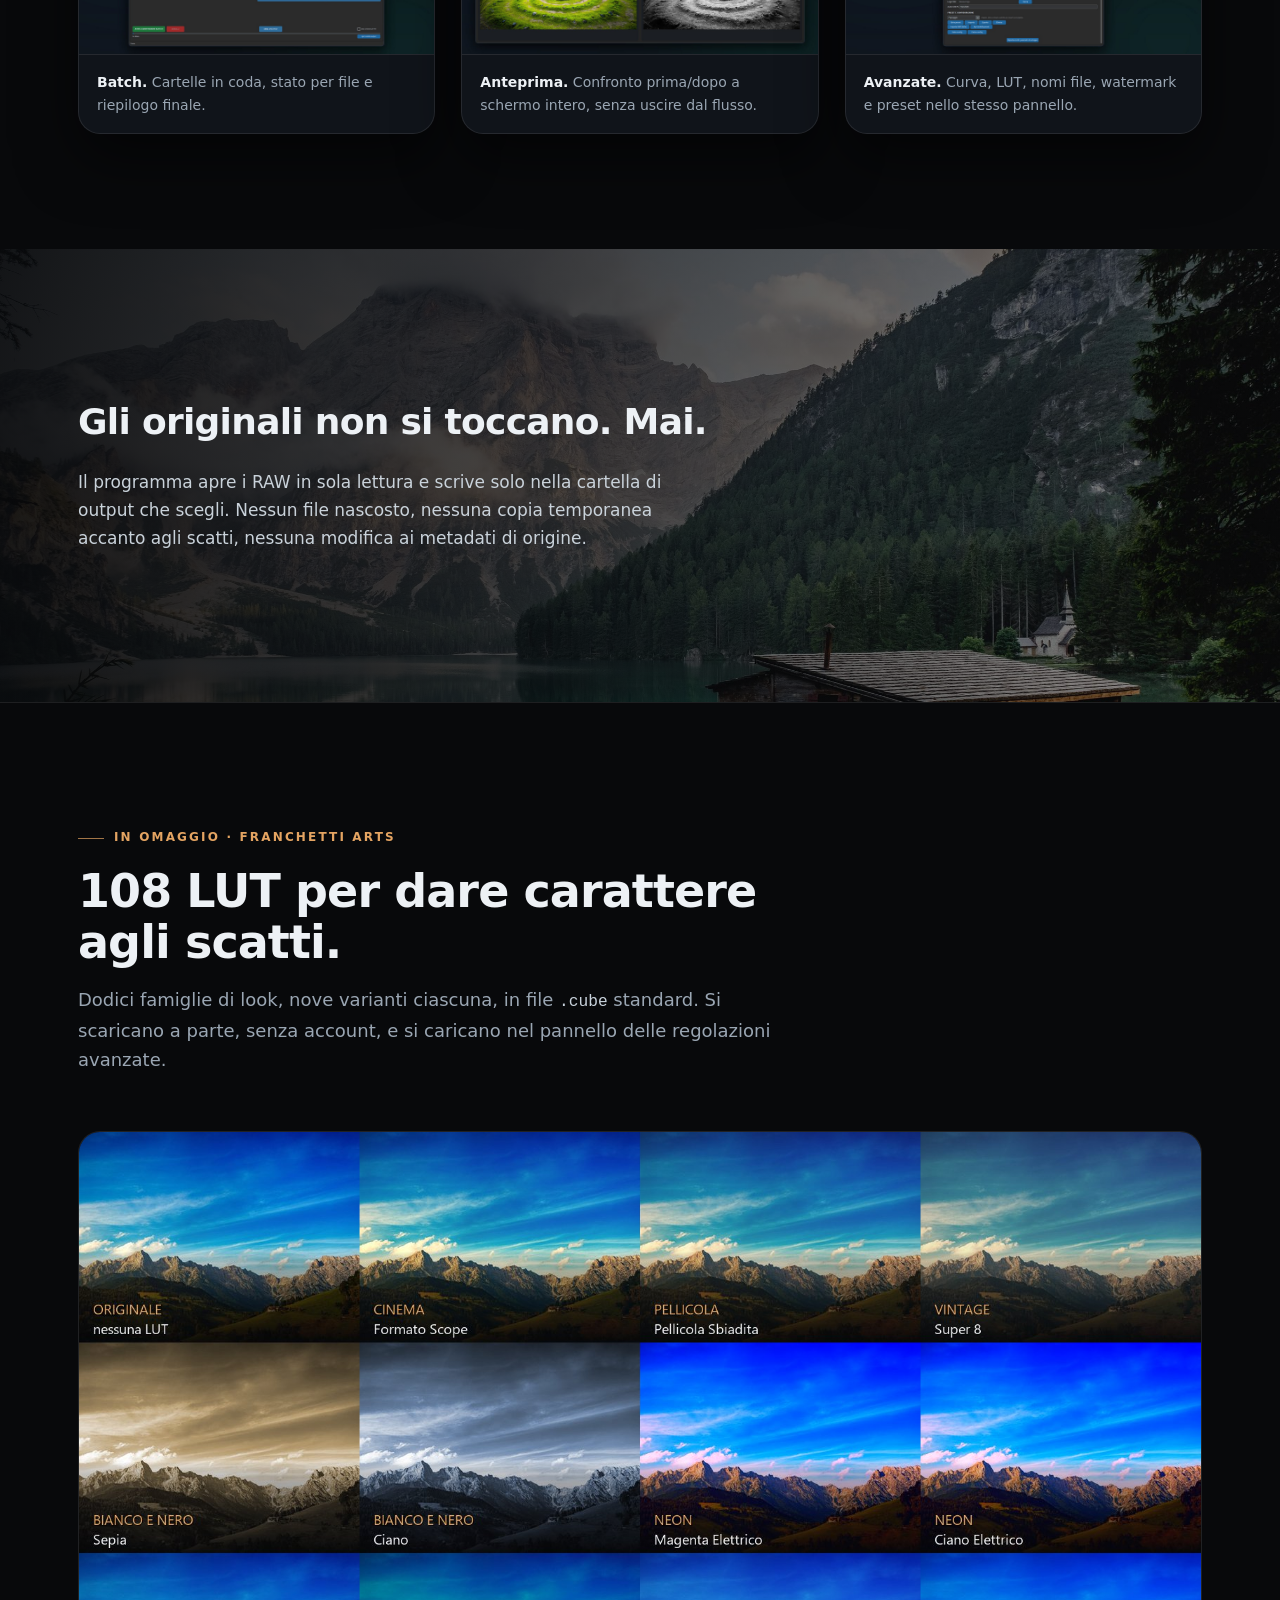
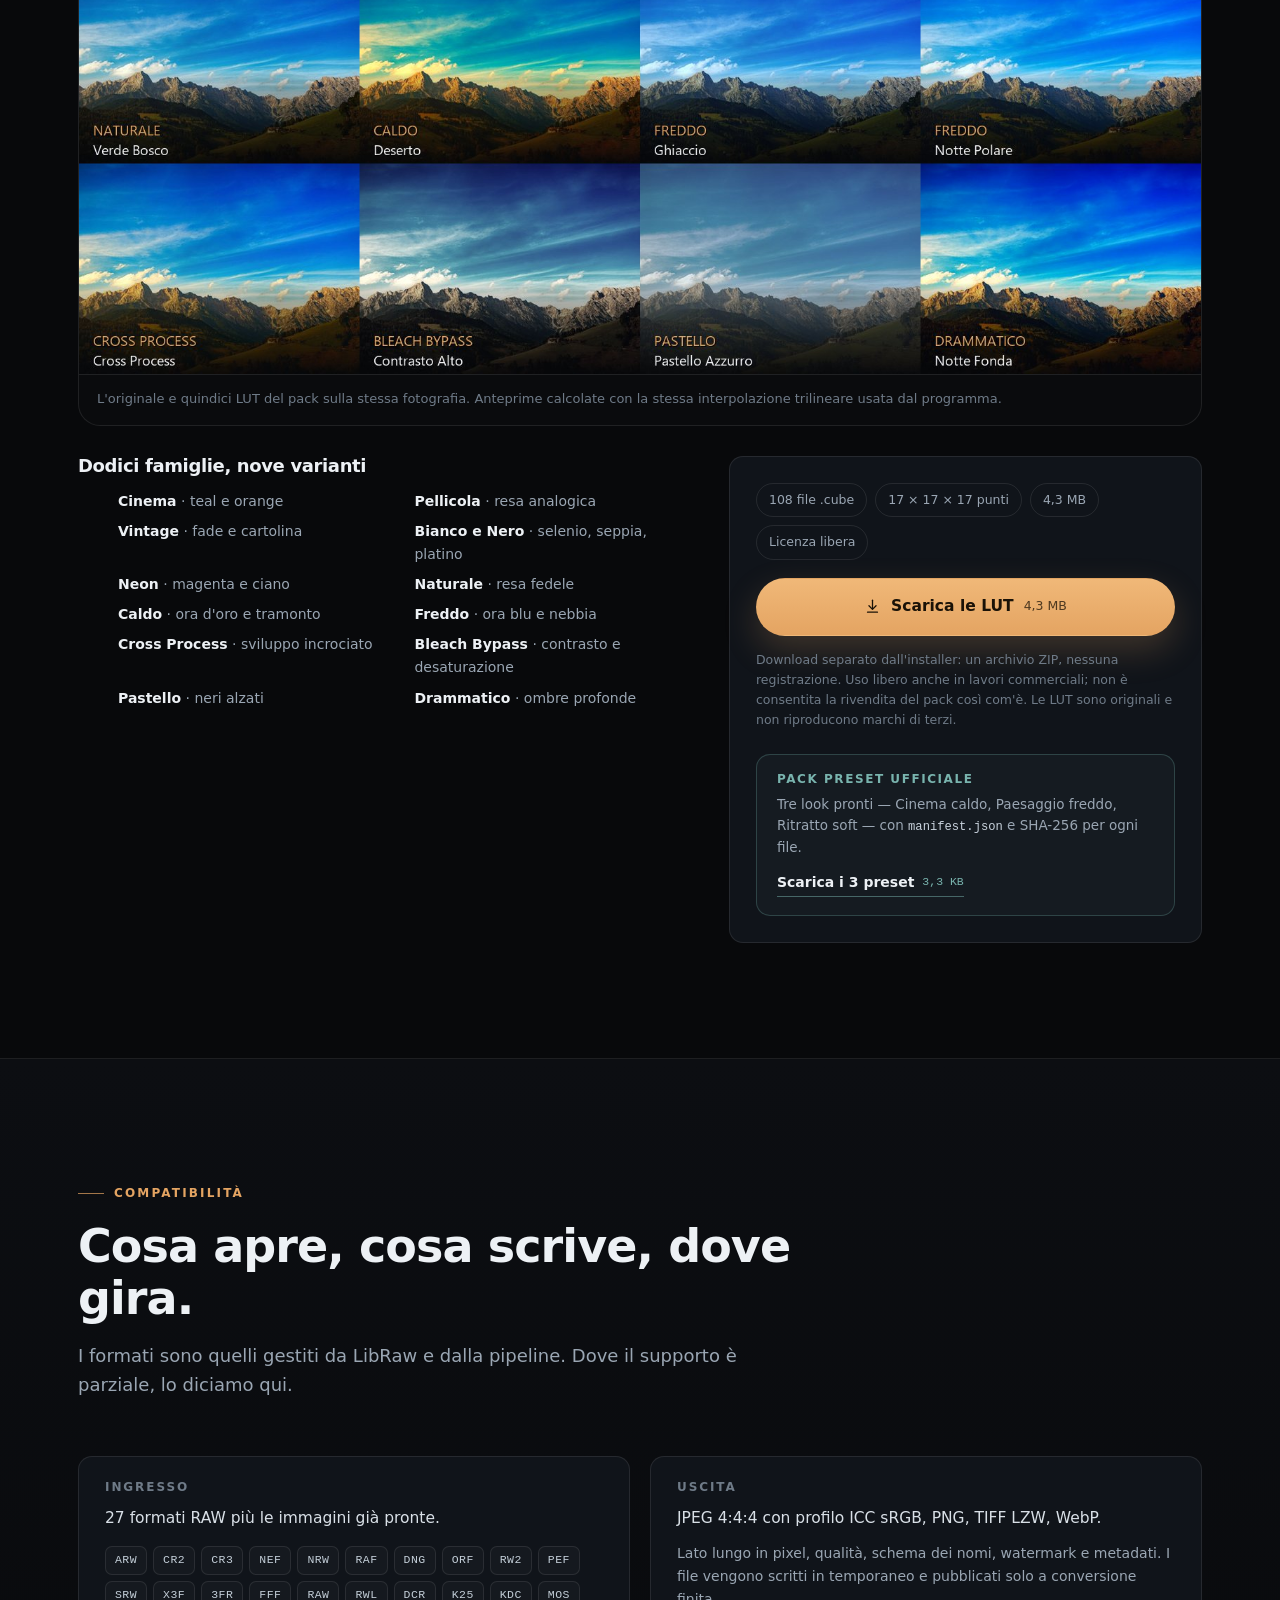
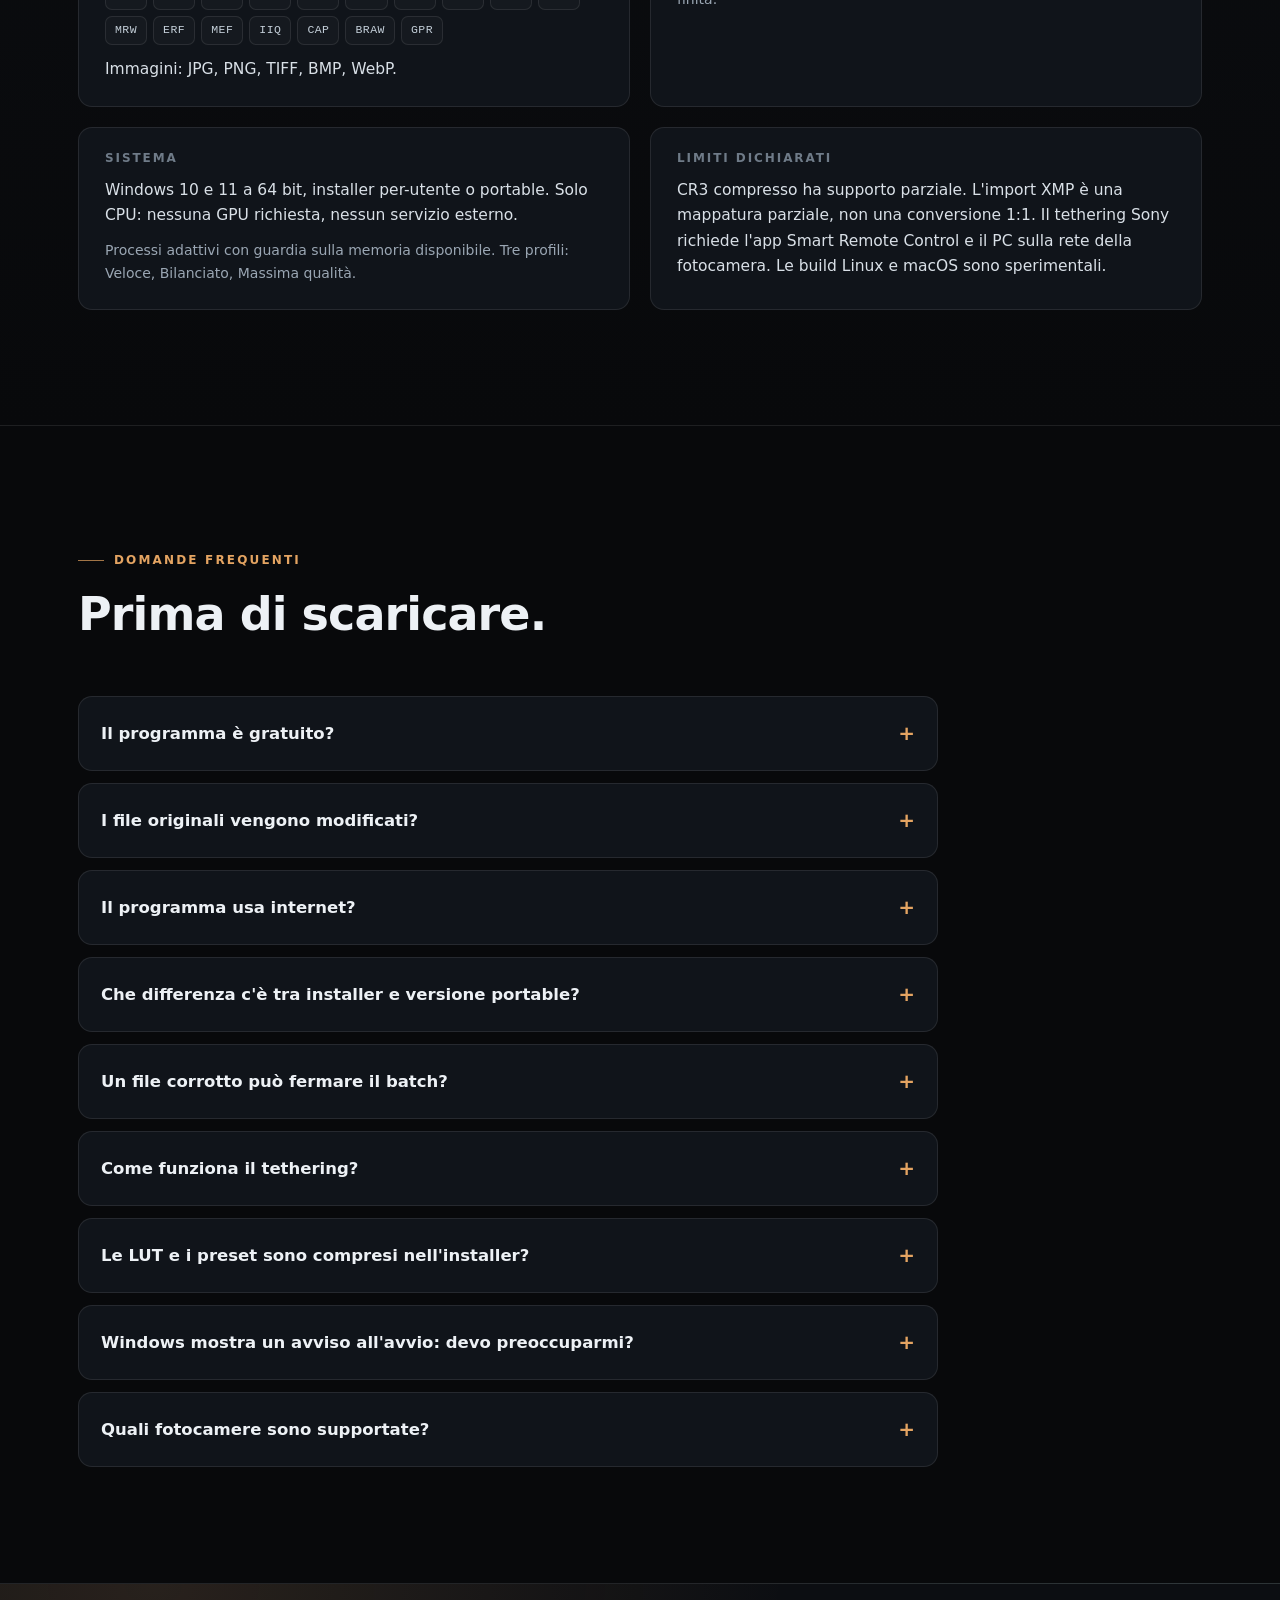
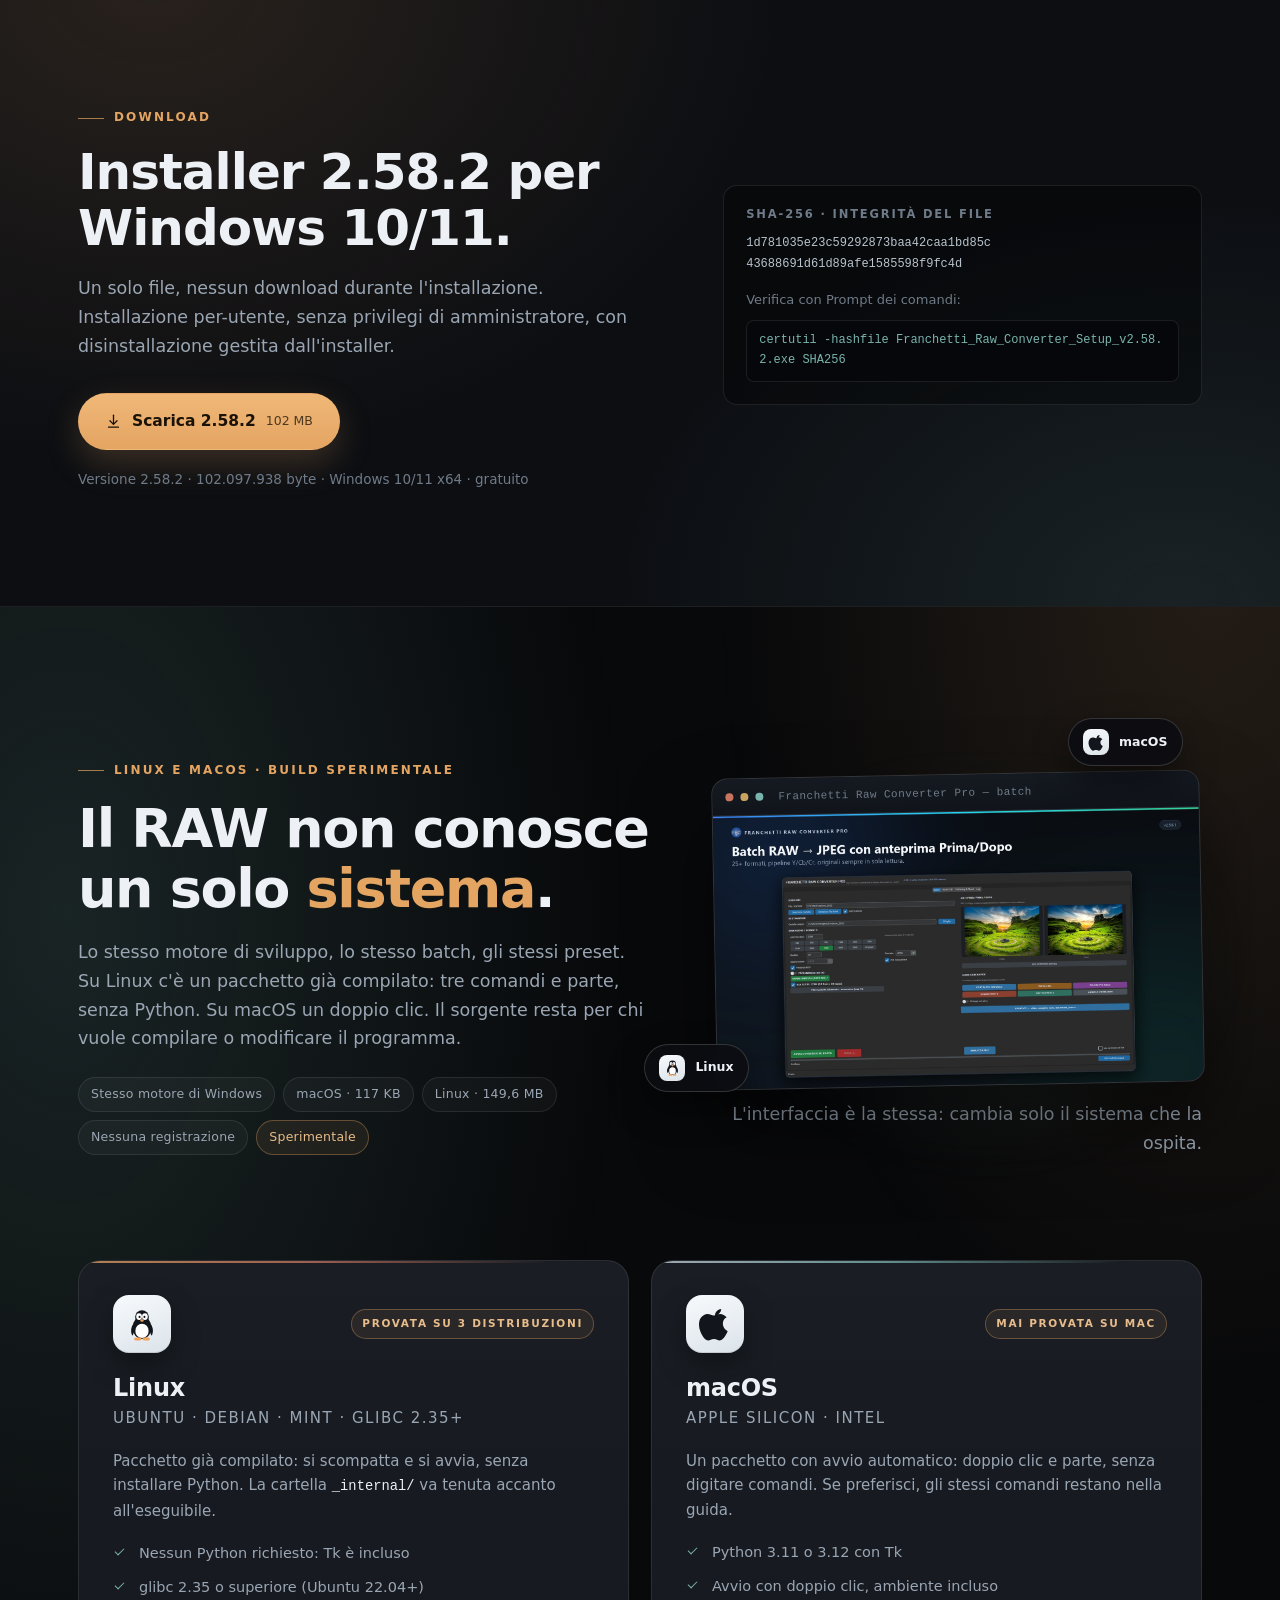
<file: site/index.html>
<!DOCTYPE html>
<html lang="it">
<head>
<meta charset="utf-8">
<meta name="viewport" content="width=device-width, initial-scale=1">
<title>Franchetti Raw Converter Pro — sviluppo RAW e JPEG per Windows</title>
<meta name="description" content="Convertitore RAW desktop per Windows 10/11: 27 formati, batch ricorsivo, protezione luci, denoise guidato, preset portabili, LUT 3D e tethering. Elaborazione locale su CPU, originali intatti.">
<link rel="canonical" href="https://franchettibiagio.github.io/franchetti-raw-converter-site/" />
<meta name="theme-color" content="#08090b">
<meta property="og:site_name" content="Franchetti Raw Converter Pro">
<meta property="og:locale" content="it_IT">
<meta property="og:title" content="Franchetti Raw Converter Pro 2.58.2">
<meta property="og:description" content="Il RAW al massimo del suo potenziale: tono che protegge le luci, denoise guidato, LUT 3D, preset portabili. Windows 10/11 x64, gratuito.">
<meta property="og:type" content="website">
<meta property="og:url" content="https://franchettibiagio.github.io/franchetti-raw-converter-site/">
<meta property="og:image" content="https://franchettibiagio.github.io/franchetti-raw-converter-site/assets/og-image.jpg">
<meta property="og:image:type" content="image/jpeg">
<meta property="og:image:width" content="1200">
<meta property="og:image:height" content="630">
<meta property="og:image:alt" content="Franchetti Raw Converter Pro: sviluppo RAW e JPEG su Windows 10/11, gratuito">
<meta name="twitter:card" content="summary_large_image">
<meta name="twitter:title" content="Franchetti Raw Converter Pro 2.58.2">
<meta name="twitter:description" content="Sviluppo RAW e JPEG con protezione luci, denoise guidato, LUT 3D e preset portabili. Windows 10/11 x64, gratuito.">
<meta name="twitter:image" content="https://franchettibiagio.github.io/franchetti-raw-converter-site/assets/og-image.jpg">
<link rel="icon" href="favicon.png" type="image/png">
<link rel="apple-touch-icon" href="assets/logo.png">
<link rel="stylesheet" href="styles.css">
<script type="application/ld+json">
{
  "@context": "https://schema.org",
  "@type": "SoftwareApplication",
  "name": "Franchetti Raw Converter Pro",
  "applicationCategory": "MultimediaApplication",
  "applicationSubCategory": "Sviluppo RAW",
  "operatingSystem": "Windows 10, Windows 11, Linux, macOS",
  "softwareVersion": "2.58.2",
  "inLanguage": "it",
  "description": "Sviluppo RAW e JPEG in locale: tono che protegge le luci, denoise guidato, LUT 3D, preset portabili e batch. Gratuito, senza account.",
  "url": "https://franchettibiagio.github.io/franchetti-raw-converter-site/",
  "downloadUrl": "https://www.franchettitv.it/downloads/Franchetti_Raw_Converter_Setup_v2.58.2.exe",
  "image": "https://franchettibiagio.github.io/franchetti-raw-converter-site/assets/og-image.jpg",
  "offers": {
    "@type": "Offer",
    "price": "0",
    "priceCurrency": "EUR",
    "availability": "https://schema.org/InStock"
  },
  "publisher": {
    "@type": "Organization",
    "name": "Franchetti",
    "url": "https://franchettibiagio.github.io/franchetti-raw-converter-site/",
    "email": "reportage@libero.it"
  }
}
</script>
</head>
<body>

<header class="nav" id="nav">
  <div class="wrap nav__inner">
    <a class="brand" href="#top">
      <img src="assets/logo.png" alt="" width="30" height="30">
      Franchetti <span>Raw Converter Pro</span>
    </a>
    <nav class="nav__links" aria-label="Sezioni">
      <a href="#confronti">Confronti</a>
      <a href="#motore">Motore</a>
      <a href="#funzioni">Funzioni</a>
      <a href="#tethering">Tethering</a>
      <a href="#lut">LUT</a>
      <a href="#linux">Linux e macOS</a>
      <a href="#faq">Domande</a>
    </nav>
    <a class="nav__cta" href="#scarica">Scarica</a>
  </div>
</header>

<main id="top">

  <!-- ===================== HERO ===================== -->
  <section class="hero">
    <div class="hero__bg" role="img" aria-label="Lago alpino circondato da foreste"></div>
    <div class="hero__scrim"></div>

    <div class="wrap">
      <div class="hero__inner">
        <span class="eyebrow">Versione 2.58.2 · Windows 10/11 x64</span>
        <h1>Il RAW, al massimo<br>del suo <em>potenziale</em>.</h1>
        <p class="hero__lead">
          Bilanciamento del bianco e matrice della fotocamera, tono che protegge le luci,
          denoise guidato dal rumore, nitidezza sulla sola luminanza. Poi LUT 3D,
          preset portabili e batch ricorsivo. Tutto in locale, su CPU.
        </p>

        <div class="hero__actions">
          <a class="btn btn--primary" href="https://www.franchettitv.it/downloads/Franchetti_Raw_Converter_Setup_v2.58.2.exe">
            <svg viewBox="0 0 24 24" fill="none" stroke="currentColor" stroke-width="1.8" stroke-linecap="round" stroke-linejoin="round" aria-hidden="true">
              <path d="M12 3v12"/><path d="m7 11 5 5 5-5"/><path d="M5 20h14"/>
            </svg>
            Scarica l'installer
          </a>
          <a class="btn btn--ghost" href="#confronti">Guarda i confronti</a>
        </div>

        <div class="hero__meta">
          <span>27 formati RAW</span>
          <span>73 parametri</span>
          <span>4 formati di uscita</span>
          <span>RAW e JPEG</span>
          <span>Nessun account</span>
        </div>
      </div>
    </div>
  </section>

  <!-- ===================== FIDUCIA ===================== -->
  <section class="trust" aria-label="Principi del programma">
    <div class="wrap">
      <div class="trust__grid">
        <div class="trust__item">
          <h3>Originali in sola lettura</h3>
          <p>I RAW vengono letti e mai modificati, spostati o cancellati: si scrive solo nella cartella di output.</p>
        </div>
        <div class="trust__item">
          <h3>Offline per scelta</h3>
          <p>Nessuna telemetria, nessun account. La rete si apre solo se attivi tethering o invio cloud.</p>
        </div>
        <div class="trust__item">
          <h3>Scrittura atomica</h3>
          <p>Ogni file viene scritto in temporaneo e pubblicato a conversione finita: un errore non rovina il batch.</p>
        </div>
        <div class="trust__item">
          <h3>Prestazioni adattive</h3>
          <p>Processi scelti in base ai core fisici e alla RAM disponibile, con tre profili di qualità.</p>
        </div>
      </div>
    </div>
  </section>

  <!-- ===================== CONFRONTI ===================== -->
  <section class="section" id="confronti">
    <div class="wrap">
      <div class="section-head" data-reveal>
        <span class="eyebrow">Prima / dopo · output reale</span>
        <h2>La differenza si vede, pixel per pixel.</h2>
        <p>Confronti prodotti dal motore del programma: stessa inquadratura, stesso ritaglio, nessun ritocco esterno. RAW e JPEG passano dagli stessi passaggi. Trascina la maniglia per aprire l'immagine.</p>
      </div>

      <div class="scenes" data-reveal>
        <div class="ba__tabs" role="tablist" aria-label="Scegli il confronto">
          <button class="ba__tab is-active" id="tab-raw" role="tab" aria-selected="true" aria-controls="scena-raw" data-scene="scena-raw" type="button">RAW notturno</button>
          <button class="ba__tab" id="tab-paesaggio" role="tab" aria-selected="false" aria-controls="scena-paesaggio" data-scene="scena-paesaggio" type="button">Paesaggio</button>
          <button class="ba__tab" id="tab-bianconero" role="tab" aria-selected="false" aria-controls="scena-bianconero" data-scene="scena-bianconero" type="button">Bianco e nero</button>
        </div>

        <div class="scene" id="scena-raw" role="tabpanel" aria-labelledby="tab-raw">
          <div class="ba" data-ba style="--pos:42%">
            <img class="ba__after" src="assets/ba-raw-after.jpg" width="1500" height="1000"
                 alt="Via di paese di notte dopo lo sviluppo: ombre aperte, pietra leggibile e luci calde">
            <div class="ba__layer">
              <img src="assets/ba-raw-before.jpg" width="1500" height="1000" alt="">
            </div>
            <span class="ba__tag ba__tag--l">Prima</span>
            <span class="ba__tag ba__tag--r">Dopo</span>
            <span class="ba__handle" aria-hidden="true"></span>
            <input class="ba__range" type="range" min="0" max="100" value="42" step="1"
                   aria-label="Confronta prima e dopo, RAW notturno">
          </div>

          <div class="scene__meta">
            <div class="scene__chips">
              <span>Sony ARW · 33 MP</span>
              <span>ISO 2000</span>
              <span>Preset Cinema caldo</span>
              <span>Smart Batch</span>
            </div>
            <p>
              Scatto di prova in notturna. La decodifica neutra lascia le ombre chiuse; il programma
              applica il preset <b>Cinema caldo</b> e le correzioni <b>Smart Batch</b> lette dal file
              (esposizione +0,65 EV, ombre +18, neri +5, vivacità +0,48), con denoise 91/94.
              Nessun intervento manuale fuori dal programma.
            </p>
          </div>
        </div>

        <div class="scene" id="scena-paesaggio" role="tabpanel" aria-labelledby="tab-paesaggio" hidden>
          <div class="ba" data-ba style="--pos:50%">
            <img class="ba__after" src="assets/ba-paesaggio-after.jpg" width="1500" height="1000"
                 alt="Lago alpino dopo il preset Paesaggio freddo: acqua turchese, verdi puliti e cielo separato">
            <div class="ba__layer">
              <img src="assets/ba-paesaggio-before.jpg" width="1500" height="1000" alt="">
            </div>
            <span class="ba__tag ba__tag--l">Prima</span>
            <span class="ba__tag ba__tag--r">Dopo</span>
            <span class="ba__handle" aria-hidden="true"></span>
            <input class="ba__range" type="range" min="0" max="100" value="50" step="1"
                   aria-label="Confronta prima e dopo, paesaggio">
          </div>

          <div class="scene__meta">
            <div class="scene__chips">
              <span>JPEG in ingresso</span>
              <span>Preset Paesaggio freddo</span>
              <span>Temperatura −12</span>
              <span>Vivacità +0,32</span>
            </div>
            <p>
              Il preset raffredda il bianco, alza la chiarezza a +0,14 e riallinea verdi e blu
              (HSL +10 / +8). L'acqua resta separata dalla vegetazione, il cielo non diventa
              una macchia unica.
            </p>
          </div>
        </div>

        <div class="scene" id="scena-bianconero" role="tabpanel" aria-labelledby="tab-bianconero" hidden>
          <div class="ba" data-ba style="--pos:50%">
            <img class="ba__after" src="assets/ba-bianconero-after.jpg" width="1500" height="1000"
                 alt="Lago di montagna in bianco e nero, con rocce dettagliate e neri profondi">
            <div class="ba__layer">
              <img src="assets/ba-bianconero-before.jpg" width="1500" height="1000" alt="">
            </div>
            <span class="ba__tag ba__tag--l">Prima</span>
            <span class="ba__tag ba__tag--r">Dopo</span>
            <span class="ba__handle" aria-hidden="true"></span>
            <input class="ba__range" type="range" min="0" max="100" value="50" step="1"
                   aria-label="Confronta prima e dopo, bianco e nero">
          </div>

          <div class="scene__meta">
            <div class="scene__chips">
              <span>JPEG in ingresso</span>
              <span>Preset interno</span>
              <span>Contrasto +0,38</span>
              <span>Nitidezza 0,9</span>
            </div>
            <p>
              Saturazione a zero, contrasto +0,38, chiarezza +0,15 e nitidezza 0,9 sulla sola
              luminanza: il monocromo conserva il dettaglio nelle rocce senza otturare i neri.
            </p>
          </div>
        </div>
      </div>

      <div class="crops" data-reveal>
        <div class="crops__head">
          <span class="eyebrow">Dettaglio 100%</span>
          <p>Stesso ritaglio dello scatto notturno: le ombre si aprono, il rumore di crominanza si riduce, la pietra resta leggibile.</p>
        </div>
        <div class="crops__grid">
          <figure class="crop">
            <img src="assets/noise-before.jpg" width="760" height="500" loading="lazy" alt="Ritaglio al 100% prima dello sviluppo: ombre chiuse e rumore visibile">
            <figcaption>Prima · decodifica neutra</figcaption>
          </figure>
          <figure class="crop">
            <img src="assets/noise-after.jpg" width="760" height="500" loading="lazy" alt="Ritaglio al 100% dopo lo sviluppo: pietra leggibile e rumore ridotto">
            <figcaption>Dopo · sviluppo con denoise</figcaption>
          </figure>
        </div>
      </div>
    </div>
  </section>

  <!-- ===================== MOTORE ===================== -->
  <section class="section section--soft" id="motore">
    <div class="wrap">
      <div class="section-head" data-reveal>
        <span class="eyebrow">Dentro il motore</span>
        <h2>Dieci fasi, nessun passaggio a caso.</h2>
        <p>La pipeline lavora alla risoluzione finale: prima ridimensiona, poi sviluppa. Così denoise e nitidezza vedono esattamente i pixel che consegni.</p>
      </div>

      <div class="engine">
        <ol class="pipeline" data-reveal>
          <li>
            <span class="pipeline__num">01</span>
            <div><h3>Decodifica RAW</h3>
              <p>LibRaw con bilanciamento del bianco e matrice della fotocamera. Demosaicizzazione AHD per Bayer, AAHD per X-Trans Fujifilm.</p></div>
          </li>
          <li>
            <span class="pipeline__num">02</span>
            <div><h3>Ridimensionamento</h3>
              <p>Lanczos-3 al lato lungo scelto, prima di ogni altra cosa: il resto della pipeline non lavora su pixel che poi butterai.</p></div>
          </li>
          <li>
            <span class="pipeline__num">03</span>
            <div><h3>Tono</h3>
              <p>Esposizione che preserva la luminanza, contrasto sigmoide, luci, ombre, bianchi e neri. La protezione luci comprime solo la spalla.</p></div>
          </li>
          <li>
            <span class="pipeline__num">04</span>
            <div><h3>Colore</h3>
              <p>Vivacità selettiva sulle tinte spente, saturazione, HSL su rosso, verde e blu, split toning separato per ombre e luci.</p></div>
          </li>
          <li>
            <span class="pipeline__num">05</span>
            <div><h3>Denoise</h3>
              <p>Filtro guidato sul dettaglio, non-local means solo nelle aree piatte, soglia derivata dal rumore misurato e dagli ISO.</p></div>
          </li>
          <li>
            <span class="pipeline__num">06</span>
            <div><h3>Nitidezza</h3>
              <p>Unsharp mask applicata alla sola luminanza, con soglia legata al rumore: contrasto percepito senza aloni colorati.</p></div>
          </li>
          <li>
            <span class="pipeline__num">07</span>
            <div><h3>Effetti</h3>
              <p>Grana, vignettatura e LUT 3D con interpolazione trilineare e intensità da 0 a 100%, calcolate a blocchi.</p></div>
          </li>
          <li>
            <span class="pipeline__num">08</span>
            <div><h3>Firma</h3>
              <p>Watermark di testo o logo, quattro posizioni, opacità regolabile e ombra a un pixel per restare leggibile su ogni fondo.</p></div>
          </li>
          <li>
            <span class="pipeline__num">09</span>
            <div><h3>Metadati</h3>
              <p>EXIF conservati; artista, copyright e descrizione scritti anche nei blocchi IPTC dei formati che li supportano.</p></div>
          </li>
          <li>
            <span class="pipeline__num">10</span>
            <div><h3>Scrittura</h3>
              <p>JPEG 4:4:4 con profilo ICC sRGB, PNG, TIFF LZW o WebP. File temporaneo e sostituzione atomica dell'output.</p></div>
          </li>
        </ol>

        <aside class="engine__aside" data-reveal>
          <figure class="chart">
            <img src="assets/curva-luci.png" width="1100" height="620" loading="lazy"
                 alt="Grafico della compressione della spalla: fino a 4,8 livelli sopra la soglia 0,68, con ritorno a 255">
            <figcaption>Protezione luci: la compressione massima è di 4,8 livelli su 255. Abbastanza per non bruciare, troppo poca per vedersi.</figcaption>
          </figure>

          <dl class="statline">
            <div><dt>Formati RAW</dt><dd>27</dd></div>
            <div><dt>Formati immagine</dt><dd>7</dd></div>
            <div><dt>Parametri</dt><dd>73</dd></div>
            <div><dt>Uscite</dt><dd>4</dd></div>
          </dl>

          <p class="engine__note">
            La pipeline è la stessa per anteprima e batch. L'anteprima lavora a risoluzione ridotta
            per restare immediata; il batch applica gli stessi passaggi alla dimensione finale.
          </p>
        </aside>
      </div>
    </div>
  </section>

  <!-- ===================== COME FUNZIONA ===================== -->
  <section class="section" id="come">
    <div class="wrap">
      <div class="section-head" data-reveal>
        <span class="eyebrow">Flusso di lavoro</span>
        <h2>Quattro passaggi, nessuna sorpresa.</h2>
        <p>Dalla cartella dei RAW alla consegna, sempre con lo stesso ordine di operazioni e lo stesso risultato ripetibile.</p>
      </div>

      <div class="steps">
        <article class="step" data-reveal>
          <h3>Scegli le cartelle</h3>
          <p>Trascina una o più cartelle: la scansione è ricorsiva e riconosce 27 formati RAW.</p>
        </article>
        <article class="step" data-reveal>
          <h3>Regola lo sviluppo</h3>
          <p>Tono, colore, curva, denoise per ISO, nitidezza, grana, vignettatura, split toning e LUT.</p>
        </article>
        <article class="step" data-reveal>
          <h3>Definisci l'output</h3>
          <p>Formato, lato lungo, qualità, schema dei nomi, watermark e metadati da conservare.</p>
        </article>
        <article class="step" data-reveal>
          <h3>Converti</h3>
          <p>Anteprima fedele prima di partire, poi batch completo con log per file e ripresa degli errori.</p>
        </article>
      </div>
    </div>
  </section>

  <!-- ===================== FUNZIONI ===================== -->
  <section class="section section--soft" id="funzioni">
    <div class="wrap">
      <div class="section-head" data-reveal>
        <span class="eyebrow">Funzioni</span>
        <h2>Gli strumenti che servono, dove servono.</h2>
        <p>Niente pannelli infiniti: le regolazioni che contano per una conversione RAW pulita, con la possibilità di salvare il risultato e ripeterlo su migliaia di file.</p>
      </div>

      <div class="cards">
        <article class="card" data-reveal>
          <div class="card__icon">
            <svg viewBox="0 0 24 24" fill="none" stroke-width="1.7" stroke-linecap="round" stroke-linejoin="round" aria-hidden="true">
              <path d="M3 7a2 2 0 0 1 2-2h4l2 2h8a2 2 0 0 1 2 2v8a2 2 0 0 1-2 2H5a2 2 0 0 1-2-2z"/>
            </svg>
          </div>
          <h3>27 formati RAW</h3>
          <p>ARW, CR2, CR3, NEF, NRW, RAF, DNG, ORF, RW2, PEF, SRW, X3F, 3FR, FFF, RAW, RWL, DCR, K25, KDC, MOS, MRW, ERF, MEF, IIQ, CAP, BRAW, GPR. In ingresso anche JPG, PNG, TIFF, BMP e WebP.</p>
        </article>

        <article class="card" data-reveal>
          <div class="card__icon">
            <svg viewBox="0 0 24 24" fill="none" stroke-width="1.7" stroke-linecap="round" stroke-linejoin="round" aria-hidden="true">
              <path d="M4 7h16M4 12h16M4 17h16"/><circle cx="9" cy="7" r="2" fill="currentColor" stroke="none"/><circle cx="15" cy="12" r="2" fill="currentColor" stroke="none"/><circle cx="8" cy="17" r="2" fill="currentColor" stroke="none"/>
            </svg>
          </div>
          <h3>Batch ricorsivo</h3>
          <p>Cartelle e sottocartelle in un solo passaggio, con prefisso, suffisso e gestione dei file già esistenti. La coda mostra elaborati, saltati ed errori.</p>
        </article>

        <article class="card" data-reveal>
          <div class="card__icon">
            <svg viewBox="0 0 24 24" fill="none" stroke-width="1.7" stroke-linecap="round" stroke-linejoin="round" aria-hidden="true">
              <path d="M4 19V9M10 19V5M16 19v-7M22 19V3"/>
            </svg>
          </div>
          <h3>Smart Batch</h3>
          <p>Ogni file viene analizzato a mezza risoluzione: istogramma, clipping reale del sensore, rumore. Le correzioni vengono applicate solo dove l'istogramma le giustifica.</p>
        </article>

        <article class="card" data-reveal>
          <div class="card__icon">
            <svg viewBox="0 0 24 24" fill="none" stroke-width="1.7" stroke-linecap="round" stroke-linejoin="round" aria-hidden="true">
              <path d="m12 3 8 4.5v9L12 21l-8-4.5v-9z"/><path d="m4 7.5 8 4.5 8-4.5M12 12v9"/>
            </svg>
          </div>
          <h3>Preset portabili</h3>
          <p>Un file <span class="mono">.frcpreset</span> è JSON leggibile: solo dati, mai codice. Import con anteprima, export, e pacchetti ZIP con SHA-256 per ogni voce.</p>
        </article>

        <article class="card" data-reveal>
          <div class="card__icon">
            <svg viewBox="0 0 24 24" fill="none" stroke-width="1.7" stroke-linecap="round" stroke-linejoin="round" aria-hidden="true">
              <path d="M4 18 8 6l4 9 4-9 4 12"/>
            </svg>
          </div>
          <h3>LUT 3D e split toning</h3>
          <p>LUT <span class="mono">.cube</span> con interpolazione trilineare e intensità regolabile, più split toning separato su ombre e luci. 108 LUT in omaggio.</p>
        </article>

        <article class="card" data-reveal>
          <div class="card__icon">
            <svg viewBox="0 0 24 24" fill="none" stroke-width="1.7" stroke-linecap="round" stroke-linejoin="round" aria-hidden="true">
              <rect x="3" y="4" width="18" height="14" rx="2"/><circle cx="8.5" cy="9" r="1.5"/><path d="m4 16 5-4 4 3 3-2 4 3"/>
            </svg>
          </div>
          <h3>Firma e metadati</h3>
          <p>Watermark di testo o logo, quattro posizioni, opacità regolabile. EXIF conservati e copyright scritto anche in IPTC.</p>
        </article>

        <article class="card" data-reveal>
          <div class="card__icon">
            <svg viewBox="0 0 24 24" fill="none" stroke-width="1.7" stroke-linecap="round" stroke-linejoin="round" aria-hidden="true">
              <path d="M5 12a7 7 0 0 1 14 0"/><path d="M8.5 12a3.5 3.5 0 0 1 7 0"/><circle cx="12" cy="16" r="1.6" fill="currentColor" stroke="none"/>
            </svg>
          </div>
          <h3>Tethering e galleria</h3>
          <p>Server FTP, cartella sorvegliata o Sony Wi-Fi: gli scatti arrivano, diventano anteprime firmate e finiscono in una galleria per la selezione cliente.</p>
        </article>

        <article class="card" data-reveal>
          <div class="card__icon">
            <svg viewBox="0 0 24 24" fill="none" stroke-width="1.7" stroke-linecap="round" stroke-linejoin="round" aria-hidden="true">
              <path d="M12 3v12"/><path d="m7 11 5 5 5-5"/><path d="M4 18h16"/>
            </svg>
          </div>
          <h3>Output e integrità</h3>
          <p>JPEG 4:4:4 con profilo ICC sRGB, PNG, TIFF LZW e WebP. Scrittura atomica: un file corrotto non ferma la coda e non lascia mezzi output.</p>
        </article>
      </div>
    </div>
  </section>

  <!-- ===================== NOVITA ===================== -->
  <section class="section" id="novita">
    <div class="wrap">
      <div class="section-head" data-reveal>
        <span class="eyebrow">Novità · 18 novembre 2026</span>
        <h2>Cosa arriva con la 2.58.2.</h2>
        <p>Preset portabili, import XMP in beta, LUT 3D e un profilo Veloce sensibilmente più rapido. La pipeline predefinita non cambia; la 2.58.2 aggiunge le correzioni in fondo.</p>
      </div>

      <div class="release">
        <div class="release__list" data-reveal>
          <article class="release__item">
            <div class="tag">01</div>
            <div>
              <h3>Preset <span class="mono">.frcpreset</span></h3>
              <p>Nome, autore, descrizione, tag e versione minima; sezione <span class="mono">look</span> con tono, colore, curva, denoise, nitidezza, grana, vignettatura e split toning; sezione <span class="mono">output</span> facoltativa. Nessun percorso, nessuna credenziale, nessun codice.</p>
            </div>
          </article>

          <article class="release__item">
            <div class="tag">02</div>
            <div>
              <h3>Import XMP <span class="badge-beta">beta</span></h3>
              <p>I preset Lightroom <span class="mono">.xmp</span> vengono mappati in modo parziale: esposizione, luci, ombre, bianchi, neri, contrasto, vivacità, chiarezza, dehaze, riduzione rumore, nitidezza, vignettatura, grana e split toning. Restano fuori profili camera, curve puntuali, texture e film simulation.</p>
            </div>
          </article>

          <article class="release__item">
            <div class="tag">03</div>
            <div>
              <h3>LUT 3D <span class="mono">.cube</span></h3>
              <p>Interpolazione trilineare, intensità regolabile e calcolo a blocchi: una foto da 24–60 MP non alloca centinaia di MB. Se il file non è leggibile, l'immagine resta invariata.</p>
            </div>
          </article>

          <article class="release__item">
            <div class="tag">04</div>
            <div>
              <h3>Pacchetti di preset con checksum</h3>
              <p>Uno ZIP con <span class="mono">manifest.json</span> e i file dei preset; ogni voce è verificata con SHA-256 e importata solo manualmente. Nessun download automatico.</p>
            </div>
          </article>
        </div>

          <article class="release__item">
            <div class="tag">05</div>
            <div>
              <h3>Le correzioni della 2.58.2</h3>
              <p>L'anteprima PRIMA/DOPO non resta più vuota sui RAW che non accettano la lettura a metà risoluzione: si prova la decodifica piena e, in ultima istanza, la miniatura incorporata nel file. Il log passa in <span class="mono">%APPDATA%</span> invece che sul Desktop, che su Linux non si chiama così e a volte non esiste. Su Linux e macOS il batch usa i thread, così non riapre il programma per ogni file.</p>
            </div>
          </article>
        <aside class="bench" data-reveal>
          <h3>Profilo Veloce: −39% nel test</h3>
          <p>Il collo di bottiglia era il denoise non locale. In <b>Veloce</b> lavora a metà risoluzione e la stima del rumore usa un ritaglio centrale da 1024 px.</p>

          <div class="bars">
            <div class="bars__row"><span>Veloce · prima</span><i style="--w:100%"></i><b>8,8 s</b></div>
            <div class="bars__row"><span>Veloce · dopo</span><i style="--w:61%"></i><b>5,4 s</b></div>
            <div class="bars__row"><span>Bilanciato</span><i style="--w:100%"></i><b>8,8 s</b></div>
          </div>

          <p class="bench__note">
            RAW sintetico da 24 MP, output a 3000 px, CPU locale. Nel profilo Bilanciato
            l'output resta identico: la stima campionata e il denoise a metà risoluzione
            sono attivi solo in Veloce. Valori misurati, non stimati.
          </p>
        </aside>
      </div>
    </div>
  </section>

  <!-- ===================== TETHERING ===================== -->
  <section class="section section--soft" id="tethering">
    <div class="wrap">
      <div class="section-head" data-reveal>
        <span class="eyebrow">Dal corpo macchina al cliente</span>
        <h2>La consegna inizia allo scatto.</h2>
        <p>Se lavori in evento o in studio, il programma può ricevere i file mentre li fai, sviluppare un'anteprima, firmarla e preparare la selezione per il cliente.</p>
      </div>

      <div class="flow" data-reveal>
        <article class="flow__item">
          <span class="flow__num">01</span>
          <h3>Arrivo</h3>
          <p>Server FTP integrato sulla rete locale (porta 2121), cartella sorvegliata per le schede, oppure Sony Wi-Fi con l'app Smart Remote Control.</p>
        </article>
        <article class="flow__item">
          <span class="flow__num">02</span>
          <h3>Sviluppo</h3>
          <p>Decodifica con bianco e matrice della fotocamera, ridimensionamento a 2000 px e stessa resa colore della pipeline principale.</p>
        </article>
        <article class="flow__item">
          <span class="flow__num">03</span>
          <h3>Firma</h3>
          <p>Nome del file e copyright in sovrimpressione; dati EXIF e IPTC scritti nell'anteprima, pronta da mostrare.</p>
        </article>
        <article class="flow__item">
          <span class="flow__num">04</span>
          <h3>Consegna</h3>
          <p>Galleria HTML autonoma con caselle di selezione, più invio facoltativo a Telegram, Dropbox, Google Drive, Meta o SwissTransfer.</p>
        </article>
      </div>

      <div class="flow__note" data-reveal>
        <p>
          Ogni sessione crea cartelle separate per data e ora:
          <span class="mono">Originali</span>, <span class="mono">Anteprime_Cliente</span> e
          <span class="mono">Galleria_Cliente</span>. La galleria è un singolo file HTML:
          si apre da chiavetta o da cartella condivisa, senza server e senza dipendenze esterne.
        </p>
        <p>
          Tethering e cloud sono spenti per impostazione predefinita. Senza di essi il programma
          non apre nessuna connessione.
        </p>
      </div>
    </div>
  </section>

  <!-- ===================== GALLERIA ===================== -->
  <section class="section" id="galleria">
    <div class="wrap">
      <div class="section-head" data-reveal>
        <span class="eyebrow">Interfaccia</span>
        <h2>Tre schermate, tutto il flusso.</h2>
        <p>Batch, anteprima e regolazioni avanzate: le stesse finestre che usi durante la selezione e la consegna.</p>
      </div>

      <div class="shots shots--three">
        <figure class="shot" data-reveal>
          <div class="shot__bar"><i></i><i></i><i></i><span>Batch</span></div>
          <img src="assets/ui-batch.jpg" width="1600" height="900" loading="lazy"
               alt="Finestra del batch con l'elenco dei file RAW da convertire e le opzioni di output">
          <figcaption class="shot__caption"><b>Batch.</b> Cartelle in coda, stato per file e riepilogo finale.</figcaption>
        </figure>

        <figure class="shot" data-reveal>
          <div class="shot__bar"><i></i><i></i><i></i><span>Anteprima</span></div>
          <img src="assets/ui-anteprima.jpg" width="1600" height="900" loading="lazy"
               alt="Confronto prima e dopo a schermo intero, con la stessa inquadratura sviluppata in due modi"> 
          <figcaption class="shot__caption"><b>Anteprima.</b> Confronto prima/dopo a schermo intero, senza uscire dal flusso.</figcaption>
        </figure>

        <figure class="shot" data-reveal>
          <div class="shot__bar"><i></i><i></i><i></i><span>Avanzate</span></div>
          <img src="assets/ui-preset.jpg" width="1600" height="900" loading="lazy"
               alt="Pannello delle regolazioni avanzate con curva tonale, LUT, nomi file, watermark e preset">
          <figcaption class="shot__caption"><b>Avanzate.</b> Curva, LUT, nomi file, watermark e preset nello stesso pannello.</figcaption>
        </figure>
      </div>
    </div>
  </section>

  <!-- ===================== BANDA ===================== -->
  <section class="band">
    <div class="wrap">
      <blockquote>Gli originali non si toccano. Mai.</blockquote>
      <p>
        Il programma apre i RAW in sola lettura e scrive solo nella cartella di output
        che scegli. Nessun file nascosto, nessuna copia temporanea accanto agli scatti,
        nessuna modifica ai metadati di origine.
      </p>
    </div>
  </section>

  <!-- ===================== LUT FRANCHETTI ARTS ===================== -->
  <section class="section" id="lut">
    <div class="wrap">
      <div class="section-head" data-reveal>
        <span class="eyebrow">In omaggio · Franchetti Arts</span>
        <h2>108 LUT per dare carattere agli scatti.</h2>
        <p>Dodici famiglie di look, nove varianti ciascuna, in file <span class="mono">.cube</span> standard. Si scaricano a parte, senza account, e si caricano nel pannello delle regolazioni avanzate.</p>
      </div>

      <div class="lut">
        <figure class="lut__figure" data-reveal>
          <a class="lut__zoom" href="assets/luts-grid.jpg" aria-label="Apri l'anteprima delle LUT a dimensione piena">
            <img src="assets/luts-grid.jpg" width="1600" height="1200" loading="lazy"
                 alt="Griglia di confronto sulla stessa fotografia di un lago alpino: l'originale e quindici rese diverse, tra cui cinema, pellicola, bianco e nero, neon, deserto, ghiaccio, cross process e pastello">
          </a>
          <figcaption>L'originale e quindici LUT del pack sulla stessa fotografia. Anteprime calcolate con la stessa interpolazione trilineare usata dal programma.</figcaption>
        </figure>

        <div class="lut__info">
          <div class="lut__famiglie" data-reveal>
            <h3>Dodici famiglie, nove varianti</h3>
            <ul class="lut__families">
              <li><b>Cinema</b> · teal e orange</li>
              <li><b>Pellicola</b> · resa analogica</li>
              <li><b>Vintage</b> · fade e cartolina</li>
              <li><b>Bianco e Nero</b> · selenio, seppia, platino</li>
              <li><b>Neon</b> · magenta e ciano</li>
              <li><b>Naturale</b> · resa fedele</li>
              <li><b>Caldo</b> · ora d'oro e tramonto</li>
              <li><b>Freddo</b> · ora blu e nebbia</li>
              <li><b>Cross Process</b> · sviluppo incrociato</li>
              <li><b>Bleach Bypass</b> · contrasto e desaturazione</li>
              <li><b>Pastello</b> · neri alzati</li>
              <li><b>Drammatico</b> · ombre profonde</li>
            </ul>
          </div>

          <div class="lut__cta" data-reveal>
            <div class="lut__stats">
              <span>108 file .cube</span>
              <span>17 × 17 × 17 punti</span>
              <span>4,3 MB</span>
              <span>Licenza libera</span>
            </div>

            <div class="lut__actions">
              <a class="btn btn--primary" href="downloads/Franchetti_Arts_LUTs.zip">
                <svg viewBox="0 0 24 24" fill="none" stroke="currentColor" stroke-width="1.8" stroke-linecap="round" stroke-linejoin="round" aria-hidden="true">
                  <path d="M12 3v12"/><path d="m7 11 5 5 5-5"/><path d="M5 20h14"/>
                </svg>
                Scarica le LUT <small>4,3 MB</small>
              </a>
            </div>

            <p class="lut__hint">
              Download separato dall'installer: un archivio ZIP, nessuna registrazione.
              Uso libero anche in lavori commerciali; non è consentita la rivendita del
              pack così com'è. Le LUT sono originali e non riproducono marchi di terzi.
            </p>

            <div class="pack">
              <h4>Pack preset ufficiale</h4>
              <p>Tre look pronti — Cinema caldo, Paesaggio freddo, Ritratto soft — con <span class="mono">manifest.json</span> e SHA-256 per ogni file.</p>
              <a class="pack__link" href="downloads/Franchetti_Preset_Pack.zip">Scarica i 3 preset <span>3,3 KB</span></a>
            </div>
          </div>
        </div>
      </div>
    </div>
  </section>

  <!-- ===================== COMPATIBILITA ===================== -->
  <section class="section section--soft" id="compatibilita">
    <div class="wrap">
      <div class="section-head" data-reveal>
        <span class="eyebrow">Compatibilità</span>
        <h2>Cosa apre, cosa scrive, dove gira.</h2>
        <p>I formati sono quelli gestiti da LibRaw e dalla pipeline. Dove il supporto è parziale, lo diciamo qui.</p>
      </div>

      <div class="specs">
        <div class="spec" data-reveal>
          <h3>Ingresso</h3>
          <p>27 formati RAW più le immagini già pronte.</p>
          <div class="formats">
            <span>ARW</span><span>CR2</span><span>CR3</span><span>NEF</span><span>NRW</span><span>RAF</span><span>DNG</span><span>ORF</span><span>RW2</span><span>PEF</span><span>SRW</span><span>X3F</span><span>3FR</span><span>FFF</span><span>RAW</span><span>RWL</span><span>DCR</span><span>K25</span><span>KDC</span><span>MOS</span><span>MRW</span><span>ERF</span><span>MEF</span><span>IIQ</span><span>CAP</span><span>BRAW</span><span>GPR</span>
          </div>
          <p class="formats__note">Immagini: JPG, PNG, TIFF, BMP, WebP.</p>
        </div>

        <div class="spec" data-reveal>
          <h3>Uscita</h3>
          <p>JPEG 4:4:4 con profilo ICC sRGB, PNG, TIFF LZW, WebP.</p>
          <p>Lato lungo in pixel, qualità, schema dei nomi, watermark e metadati. I file vengono scritti in temporaneo e pubblicati solo a conversione finita.</p>
        </div>

        <div class="spec" data-reveal>
          <h3>Sistema</h3>
          <p>Windows 10 e 11 a 64 bit, installer per-utente o portable. Solo CPU: nessuna GPU richiesta, nessun servizio esterno.</p>
          <p>Processi adattivi con guardia sulla memoria disponibile. Tre profili: Veloce, Bilanciato, Massima qualità.</p>
        </div>

        <div class="spec" data-reveal>
          <h3>Limiti dichiarati</h3>
          <p>CR3 compresso ha supporto parziale. L'import XMP è una mappatura parziale, non una conversione 1:1. Il tethering Sony richiede l'app Smart Remote Control e il PC sulla rete della fotocamera. Le build Linux e macOS sono sperimentali.</p>
        </div>
      </div>
    </div>
  </section>

  <!-- ===================== FAQ ===================== -->
  <section class="section" id="faq">
    <div class="wrap">
      <div class="section-head" data-reveal>
        <span class="eyebrow">Domande frequenti</span>
        <h2>Prima di scaricare.</h2>
      </div>

      <div class="faq">
        <details data-reveal>
          <summary>Il programma è gratuito?</summary>
          <p>Sì. La versione per Windows è gratuita e non richiede account, abbonamento o licenza da attivare.</p>
        </details>

        <details data-reveal>
          <summary>I file originali vengono modificati?</summary>
          <p>No. I RAW sono aperti in sola lettura e i risultati vengono scritti esclusivamente nella cartella di output che scegli. Nessun file viene spostato, rinominato o cancellato.</p>
        </details>

        <details data-reveal>
          <summary>Il programma usa internet?</summary>
          <p>Solo se attivi tethering, galleria o invio cloud. In tutti gli altri casi non apre connessioni e non invia dati di utilizzo. Non c'è telemetria.</p>
        </details>

        <details data-reveal>
          <summary>Che differenza c'è tra installer e versione portable?</summary>
          <p>L'installer colloca il programma nel profilo dell'utente, crea la voce nel menu Start e permette la disinstallazione dalle impostazioni di Windows. La versione portable è un singolo eseguibile: non installa nulla e si avvia dove la copi.</p>
        </details>

        <details data-reveal>
          <summary>Un file corrotto può fermare il batch?</summary>
          <p>No. Ogni conversione scrive prima su un file temporaneo e sostituisce l'output solo alla fine. Se un file fallisce, il batch prosegue e il log riporta il motivo; i temporanei vengono rimossi.</p>
        </details>

        <details data-reveal>
          <summary>Come funziona il tethering?</summary>
          <p>Puoi usare il server FTP integrato (porta 2121) con la fotocamera impostata per l'invio, una cartella sorvegliata per le schede, oppure Sony Wi-Fi con l'app Smart Remote Control. Gli scatti arrivano in <span class="mono">Originali</span>, l'anteprima firmata in <span class="mono">Anteprime_Cliente</span> e la galleria HTML in <span class="mono">Galleria_Cliente</span>.</p>
        </details>

        <details data-reveal>
          <summary>Le LUT e i preset sono compresi nell'installer?</summary>
          <p>No, sono due download separati e facoltativi: un archivio da 4,3 MB con 108 LUT e uno da 3,3 KB con tre preset. L'installer resta un unico eseguibile da 102 MB. Le LUT si caricano dal pannello delle regolazioni avanzate con intensità da 0 a 100%.</p>
        </details>

        <details data-reveal>
          <summary>Windows mostra un avviso all'avvio: devo preoccuparmi?</summary>
          <p>L'installer non è firmato con un certificato commerciale, quindi SmartScreen può chiedere conferma la prima volta. Puoi verificare l'integrità del file con l'hash SHA-256 riportato qui sotto, oppure selezionare «Ulteriori informazioni» e «Esegui comunque».</p>
        </details>

        <details data-reveal>
          <summary>Quali fotocamere sono supportate?</summary>
          <p>I formati RAW più diffusi: Sony ARW, Canon CR2 e CR3, Nikon NEF, Fujifilm RAF, Olympus ORF, Panasonic RW2, DNG e altri, per 27 estensioni riconosciute.</p>
        </details>
      </div>
    </div>
  </section>

  <!-- ===================== DOWNLOAD ===================== -->
  <section class="section download" id="scarica">
    <div class="wrap download__inner">
      <div data-reveal>
        <span class="eyebrow">Download</span>
        <h2>Installer 2.58.2 per Windows 10/11.</h2>
        <p class="download__lead">
          Un solo file, nessun download durante l'installazione. Installazione per-utente,
          senza privilegi di amministratore, con disinstallazione gestita dall'installer.
        </p>

        <div class="download__actions">
          <a class="btn btn--primary" href="https://www.franchettitv.it/downloads/Franchetti_Raw_Converter_Setup_v2.58.2.exe">
            <svg viewBox="0 0 24 24" fill="none" stroke="currentColor" stroke-width="1.8" stroke-linecap="round" stroke-linejoin="round" aria-hidden="true">
              <path d="M12 3v12"/><path d="m7 11 5 5 5-5"/><path d="M5 20h14"/>
            </svg>
            Scarica 2.58.2 <small>102 MB</small>
          </a>
        </div>

        <p class="download__hint">Versione 2.58.2 · 102.097.938 byte · Windows 10/11 x64 · gratuito</p>
      </div>

      <div class="hash" data-reveal>
        <h3>SHA-256 · integrità del file</h3>
        <code>1d781035e23c59292873baa42caa1bd85c<br>43688691d61d89afe1585598f9fc4d</code>
        <p>Verifica con Prompt dei comandi:</p>
        <div class="cmd">certutil -hashfile Franchetti_Raw_Converter_Setup_v2.58.2.exe SHA256</div>
      </div>
    </div>
  </section>
  <!-- ===================== LINUX E MACOS ===================== -->
  <section class="section lx" id="linux">
    <div class="wrap">

      <div class="lx-head">
        <div data-reveal>
          <span class="eyebrow">Linux e macOS · build sperimentale</span>
          <h2>Il RAW non conosce<br>un solo <em>sistema</em>.</h2>
          <p>Lo stesso motore di sviluppo, lo stesso batch, gli stessi preset. Su Linux c'è un pacchetto già compilato: tre comandi e parte, senza Python. Su macOS un doppio clic. Il sorgente resta per chi vuole compilare o modificare il programma.</p>
          <div class="lx-chips">
            <span class="lx-chip">Stesso motore di Windows</span>
            <span class="lx-chip">macOS · 117 KB</span>
            <span class="lx-chip">Linux · 149,6 MB</span>
            <span class="lx-chip">Nessuna registrazione</span>
            <span class="lx-chip lx-chip--warn">Sperimentale</span>
          </div>
        </div>

        <div class="lx-visual" data-reveal>
          <div class="lx-float lx-float--mac">
            <span class="lx-float__tile">
              <svg viewBox="0 0 24 24" fill="#12161c" aria-hidden="true"><path d="M16.365 1.43c0 1.14-.42 2.2-1.26 3.06-.9.94-2.02 1.48-3.05 1.39-.12-1.09.44-2.25 1.26-3.03.9-.86 2.16-1.44 3.05-1.42zM20.94 17.1c-.55 1.27-.82 1.84-1.53 2.96-.99 1.56-2.39 3.5-4.12 3.51-1.54.02-1.94-1-4.03-.99-2.09.01-2.53 1.01-4.07.99-1.73-.01-3.06-1.77-4.05-3.33-2.78-4.37-3.07-9.5-1.36-12.23 1.21-1.95 3.13-3.09 4.93-3.09 1.83 0 2.98 1.01 4.5 1.01 1.47 0 2.37-1.01 4.5-1.01 1.6 0 3.29.87 4.5 2.37-3.95 2.16-3.31 7.79.73 9.81z"/></svg>
            </span>
            macOS
          </div>

          <div class="lx-frame">
            <div class="lx-frame__bar"><i></i><i></i><i></i><span>Franchetti Raw Converter Pro — batch</span></div>
            <img src="assets/ui-batch.jpg" alt="L'interfaccia del programma: batch RAW con anteprima prima e dopo" loading="lazy" width="1600" height="900">
          </div>

          <div class="lx-float lx-float--linux">
            <span class="lx-float__tile">
              <svg viewBox="0 0 64 64" aria-hidden="true">
                <path d="M15 33c-4 6-5 15-1 21 3-4 4-12 4-19z" fill="#12161c"/>
                <path d="M49 33c4 6 5 15 1 21-3-4-4-12-4-19z" fill="#12161c"/>
                <ellipse cx="32" cy="39" rx="18" ry="21" fill="#12161c"/>
                <circle cx="32" cy="19" r="13" fill="#12161c"/>
                <ellipse cx="32" cy="45" rx="12.5" ry="13.5" fill="#ffffff"/>
                <ellipse cx="26.5" cy="18" rx="5.4" ry="6.4" fill="#ffffff"/>
                <ellipse cx="37.5" cy="18" rx="5.4" ry="6.4" fill="#ffffff"/>
                <circle cx="27.4" cy="18.6" r="1.9" fill="#12161c"/>
                <circle cx="36.6" cy="18.6" r="1.9" fill="#12161c"/>
                <path d="M32 21.5 28.2 26.5q3.8 2.9 7.6 0z" fill="#f0a35e"/>
                <ellipse cx="24" cy="60" rx="7" ry="3.2" fill="#f0a35e"/>
                <ellipse cx="40" cy="60" rx="7" ry="3.2" fill="#f0a35e"/>
              </svg>
            </span>
            Linux
          </div>

          <p class="lx-visual__caption">L'interfaccia è la stessa: cambia solo il sistema che la ospita.</p>
        </div>
      </div>

      <!-- Schede piattaforma -->
      <div class="lx-platforms">
        <article class="lx-card lx-card--linux" data-reveal>
          <div class="lx-card__top">
            <span class="lx-logo">
              <svg viewBox="0 0 64 64" aria-hidden="true">
                <path d="M15 33c-4 6-5 15-1 21 3-4 4-12 4-19z" fill="#12161c"/>
                <path d="M49 33c4 6 5 15 1 21-3-4-4-12-4-19z" fill="#12161c"/>
                <ellipse cx="32" cy="39" rx="18" ry="21" fill="#12161c"/>
                <circle cx="32" cy="19" r="13" fill="#12161c"/>
                <ellipse cx="32" cy="45" rx="12.5" ry="13.5" fill="#ffffff"/>
                <ellipse cx="26.5" cy="18" rx="5.4" ry="6.4" fill="#ffffff"/>
                <ellipse cx="37.5" cy="18" rx="5.4" ry="6.4" fill="#ffffff"/>
                <circle cx="27.4" cy="18.6" r="1.9" fill="#12161c"/>
                <circle cx="36.6" cy="18.6" r="1.9" fill="#12161c"/>
                <path d="M32 21.5 28.2 26.5q3.8 2.9 7.6 0z" fill="#f0a35e"/>
                <ellipse cx="24" cy="60" rx="7" ry="3.2" fill="#f0a35e"/>
                <ellipse cx="40" cy="60" rx="7" ry="3.2" fill="#f0a35e"/>
              </svg>
            </span>
            <span class="lx-badge">Provata su 3 distribuzioni</span>
          </div>
          <h3>Linux</h3>
          <p class="lx-card__sub">Ubuntu · Debian · Mint · glibc 2.35+</p>
          <p>Pacchetto già compilato: si scompatta e si avvia, senza installare Python. La cartella <code>_internal/</code> va tenuta accanto all'eseguibile.</p>
          <ul class="lx-list">
            <li>Nessun Python richiesto: Tk è incluso</li>
            <li>glibc 2.35 o superiore (Ubuntu 22.04+)</li>
            <li>Batch con thread: memoria stabile</li>
            <li>Log in <code>~/.local/share/</code></li>
          </ul>
          <div class="lx-card__actions">
            <a class="btn btn--primary" href="https://www.franchettitv.it/downloads/Franchetti_Raw_Converter_2.58.2_Linux_x86_64.tar.gz">
              <svg viewBox="0 0 24 24" fill="none" stroke="currentColor" stroke-width="1.8" stroke-linecap="round" stroke-linejoin="round" aria-hidden="true"><path d="M12 3v12"/><path d="m7 11 5 5 5-5"/><path d="M5 20h14"/></svg>
              Scarica per Linux
            </a>
            <a class="btn btn--ghost" href="linux.html#linux">Guida Linux</a>
          </div>
          <span class="lx-card__meta">tar.gz · 149.647.813 byte · versione 2.58.2</span>
          <span class="lx-card__meta">Build e prove a cura di Sergio Pedone — Ubuntu 22.04 LTS, Debian 12, Linux Mint 22.3</span>
        </article>

        <article class="lx-card lx-card--mac" data-reveal>
          <div class="lx-card__top">
            <span class="lx-logo">
              <svg viewBox="0 0 24 24" fill="#12161c" aria-hidden="true"><path d="M16.365 1.43c0 1.14-.42 2.2-1.26 3.06-.9.94-2.02 1.48-3.05 1.39-.12-1.09.44-2.25 1.26-3.03.9-.86 2.16-1.44 3.05-1.42zM20.94 17.1c-.55 1.27-.82 1.84-1.53 2.96-.99 1.56-2.39 3.5-4.12 3.51-1.54.02-1.94-1-4.03-.99-2.09.01-2.53 1.01-4.07.99-1.73-.01-3.06-1.77-4.05-3.33-2.78-4.37-3.07-9.5-1.36-12.23 1.21-1.95 3.13-3.09 4.93-3.09 1.83 0 2.98 1.01 4.5 1.01 1.47 0 2.37-1.01 4.5-1.01 1.6 0 3.29.87 4.5 2.37-3.95 2.16-3.31 7.79.73 9.81z"/></svg>
            </span>
            <span class="lx-badge">Mai provata su Mac</span>
          </div>
          <h3>macOS</h3>
          <p class="lx-card__sub">Apple Silicon · Intel</p>
          <p>Un pacchetto con avvio automatico: doppio clic e parte, senza digitare comandi. Se preferisci, gli stessi comandi restano nella guida.</p>
          <ul class="lx-list">
            <li>Python 3.11 o 3.12 con Tk</li>
            <li>Avvio con doppio clic, ambiente incluso</li>
            <li>Log in <code>~/Library/Application Support/</code></li>
            <li>Nessun bundle <code>.app</code> firmato</li>
          </ul>
          <div class="lx-card__actions">
            <a class="btn btn--primary" href="downloads/Franchetti_Raw_Converter_macOS_2.58.2.zip" download>
              <svg viewBox="0 0 24 24" fill="none" stroke="currentColor" stroke-width="1.8" stroke-linecap="round" stroke-linejoin="round" aria-hidden="true"><path d="M12 3v12"/><path d="m7 11 5 5 5-5"/><path d="M5 20h14"/></svg>
              Scarica per macOS
            </a>
            <a class="btn btn--ghost" href="linux.html#macos">Guida macOS</a>
          </div>
          <span class="lx-card__meta">ZIP · 119.995 byte · avvio assistito · 2.58.2</span>
        </article>
      </div>

      <!-- Tre passaggi -->
      <div class="lx-steps">
        <div class="lx-step" data-reveal>
          <span class="lx-step__n">01</span>
          <svg viewBox="0 0 24 24" aria-hidden="true"><path d="M12 3v12"/><path d="m7 11 5 5 5-5"/><path d="M5 20h14"/></svg>
          <h3>Scarica il pacchetto</h3>
          <p>Su Linux un archivio già compilato, su macOS uno ZIP con avvio assistito. Il sorgente è a parte, per chi vuole compilare.</p>
        </div>
        <div class="lx-step" data-reveal>
          <span class="lx-step__n">02</span>
          <svg viewBox="0 0 24 24" aria-hidden="true"><path d="m5 7 4 5-4 5"/><path d="M12 17h7"/></svg>
          <h3>Scompatta</h3>
          <p>Su Linux: <code>tar -xzf</code>, poi <code>cd FranchettiRawConverterPro</code>. Su macOS: doppio clic sul file di avvio. Python non serve.</p>
        </div>
        <div class="lx-step" data-reveal>
          <span class="lx-step__n">03</span>
          <svg viewBox="0 0 24 24" aria-hidden="true"><path d="M8 5v14l11-7z"/></svg>
          <h3>Avvia e converti</h3>
          <p>Si apre la finestra normale: selezioni i RAW e la destinazione, poi «Avvia conversione batch».</p>
        </div>
      </div>

      <!-- Terminale -->
      <div class="lx-term" data-reveal>
        <div class="lx-term__bar">
          <span class="lx-dots"><i></i><i></i><i></i></span>
          <span class="lx-tabs" role="tablist" aria-label="Comandi per sistema">
            <button class="lx-tab is-active" role="tab" aria-selected="true" aria-controls="lx-panel-linux" data-lx-tab="linux">Linux</button>
            <button class="lx-tab" role="tab" aria-selected="false" aria-controls="lx-panel-macos" data-lx-tab="macos">macOS</button>
          </span>
          <button class="lx-copy" type="button" data-lx-copy="active">
            <svg viewBox="0 0 24 24" aria-hidden="true"><rect x="9" y="9" width="11" height="11" rx="2"/><path d="M5 15V6a2 2 0 0 1 2-2h9"/></svg>
            Copia
          </button>
        </div>
        <div class="lx-term__body">
          <pre id="lx-panel-linux" role="tabpanel" data-lx-panel="linux"><span class="c"># nella cartella dove hai scaricato lo ZIP</span>
unzip Franchetti_Raw_Converter_Sorgente_2.58.2.zip
cd FranchettiRawConverterPro-2.58.2

<span class="c"># Debian, Ubuntu, Mint: Tk e ambiente</span>
sudo apt install python3-tk
python3 -m venv .venv
source .venv/bin/activate
pip install -r requirements.txt
python3 main.py</pre>
          <pre id="lx-panel-macos" role="tabpanel" data-lx-panel="macos" hidden><span class="c"># nella cartella dove hai scaricato lo ZIP</span>
unzip Franchetti_Raw_Converter_Sorgente_2.58.2.zip
cd FranchettiRawConverterPro-2.58.2

<span class="c"># solo con Python installato da Homebrew</span>
brew install python-tk@3.12
python3 -m venv .venv
source .venv/bin/activate
pip install -r requirements.txt
python3 main.py</pre>
        </div>
        <div class="lx-term__foot">
          <span>Tk su Fedora: <code>python3-tkinter</code> · su Arch: <code>tk</code></span>
          <span>Il primo <code>pip install</code> scarica circa 250 MB.</span>
        </div>
      </div>

      <!-- Note -->
      <div class="lx-notes">
        <div class="lx-note" data-reveal>
          <h3>
            <svg viewBox="0 0 24 24" aria-hidden="true"><path d="M20 6 9 17l-5-5"/></svg>
            Cosa serve
          </h3>
          <ul>
            <li>Python <b>3.11 o 3.12</b> (con 3.14 il batch può comportarsi male)</li>
            <li>Tk installato dal gestore pacchetti</li>
            <li>Circa 1 GB liberi per dipendenze e build</li>
            <li>8 GB di RAM consigliati per i RAW grandi</li>
          </ul>
        </div>
        <div class="lx-note" data-reveal>
          <h3>
            <svg viewBox="0 0 24 24" aria-hidden="true"><path d="M21 8v11a2 2 0 0 1-2 2H5a2 2 0 0 1-2-2V8"/><path d="m3 8 9-5 9 5"/><path d="M10 12h4"/></svg>
            Cosa non trovi
          </h3>
          <ul>
            <li>Nessun pacchetto <code>.deb</code>, <code>.rpm</code>, <code>.AppImage</code> o <code>.dmg</code></li>
            <li>Nessuna firma o notarizzazione Apple</li>
            <li>Nessun aggiornamento automatico</li>
            <li>macOS non è mai stato provato su una macchina reale</li>
          </ul>
        </div>
        <div class="lx-note" data-reveal>
          <h3>
            <svg viewBox="0 0 24 24" aria-hidden="true"><path d="M14 2H6a2 2 0 0 0-2 2v16a2 2 0 0 0 2 2h12a2 2 0 0 0 2-2V8z"/><path d="M14 2v6h6"/><path d="M8 13h8"/><path d="M8 17h5"/></svg>
            Log e diagnosi
          </h3>
          <p>Non sul Desktop. Su Linux: <code>~/.local/share/FranchettiRawConverterPro/</code>. Su macOS: <code>~/Library/Application Support/FranchettiRawConverterPro/</code>.</p>
          <p>Su Linux lo script <code>tools/diagnosi_linux.sh</code> misura memoria e processi durante l'avvio.</p>
        </div>
      </div>

      <!-- Foto -->
      <div class="lx-photo" data-reveal>
        <div class="lx-photo__inner">
          <span class="eyebrow">Un solo motore</span>
          <h3>Lo stesso RAW, sviluppato dallo stesso codice.</h3>
          <p>Windows, Linux e macOS condividono la pipeline: bilanciamento del bianco, demosaic, protezione luci, denoise, nitidezza. Cambia solo il modo in cui l'applicazione viene avviata.</p>
          <div class="lx-chips">
            <span class="lx-chip">27 formati RAW</span>
            <span class="lx-chip">Batch ricorsivo</span>
            <span class="lx-chip">Preset portabili</span>
            <span class="lx-chip">LUT 3D</span>
            <span class="lx-chip">EXIF conservati</span>
          </div>
        </div>
      </div>

      <!-- Invito -->
      <div class="lx-cta" data-reveal>
        <div>
          <h3>La guida completa, passo per passo.</h3>
          <p>Tk per ogni distribuzione, primo avvio su macOS, compilazione dell'eseguibile, log e problemi comuni. Con i comandi pronti da copiare.</p>
        </div>
        <div class="lx-cta__actions">
          <a class="btn btn--primary" href="linux.html">Apri la guida</a>
          <a class="btn btn--ghost" href="mailto:reportage@libero.it?subject=Franchetti%20Raw%20Converter%20Pro%20-%20Linux%20o%20macOS">Scrivi all'autore</a>
        </div>
      </div>

    </div>
  </section>

</main>

<footer class="footer">
  <div class="wrap footer__inner">
    <div>
      <strong>Franchetti Raw Converter Pro</strong><br>
      Convertitore RAW per Windows 10 e 11 · versione 2.58.2
    </div>
    <div>
      <strong>Supporto</strong><br>
      <a href="mailto:reportage@libero.it">reportage@libero.it</a>
    </div>
    <div class="footer__credits">
      <strong>Fotografie</strong><br>
      Le foto di scena provengono da Unsplash e sono usate secondo la licenza Unsplash.
      I confronti sono output reali del programma; il RAW notturno è uno scatto di prova.
      Nessun marchio di terzi è utilizzato a scopo pubblicitario.
    </div>
    <div>
      <strong>© 2026 Franchetti</strong><br>
      Tutti i diritti riservati.
    </div>
  </div>
</footer>

<script src="app.js"></script>
<script src="os.js"></script>
</body>
</html>
</file>
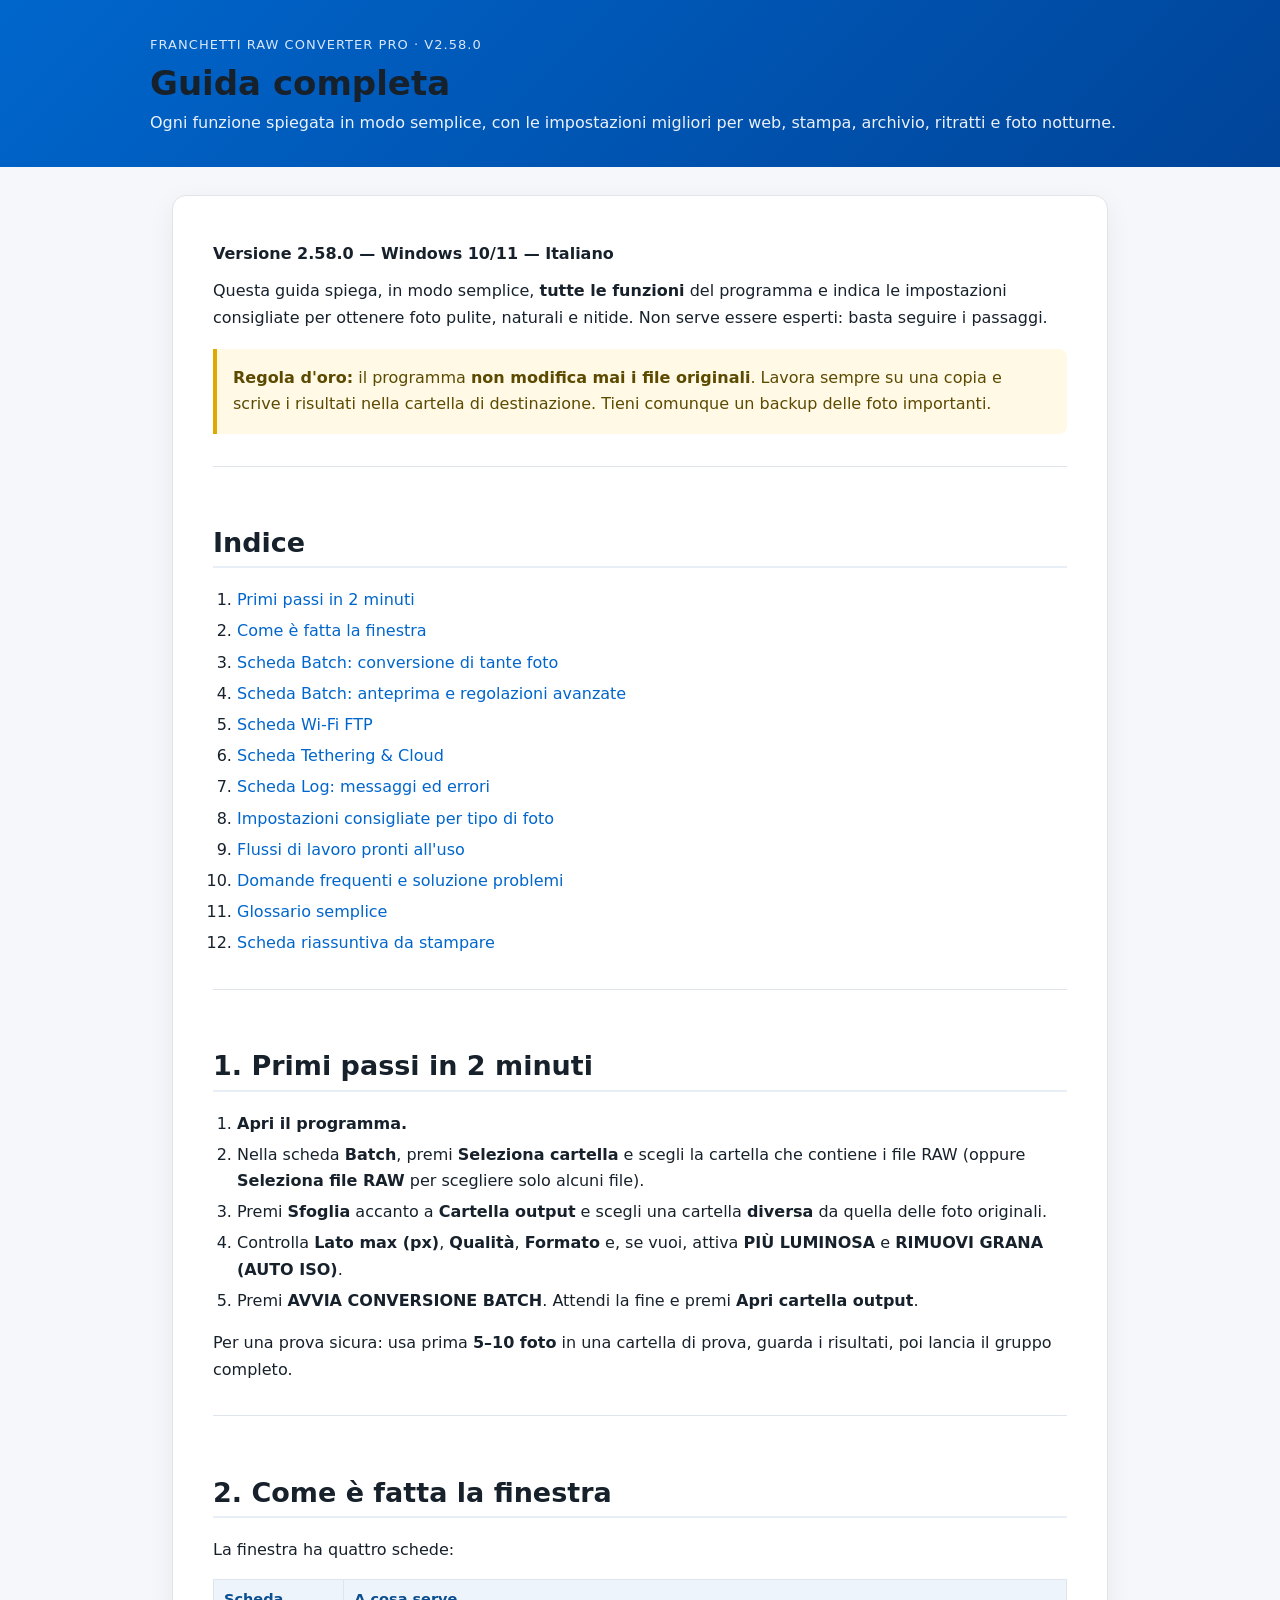
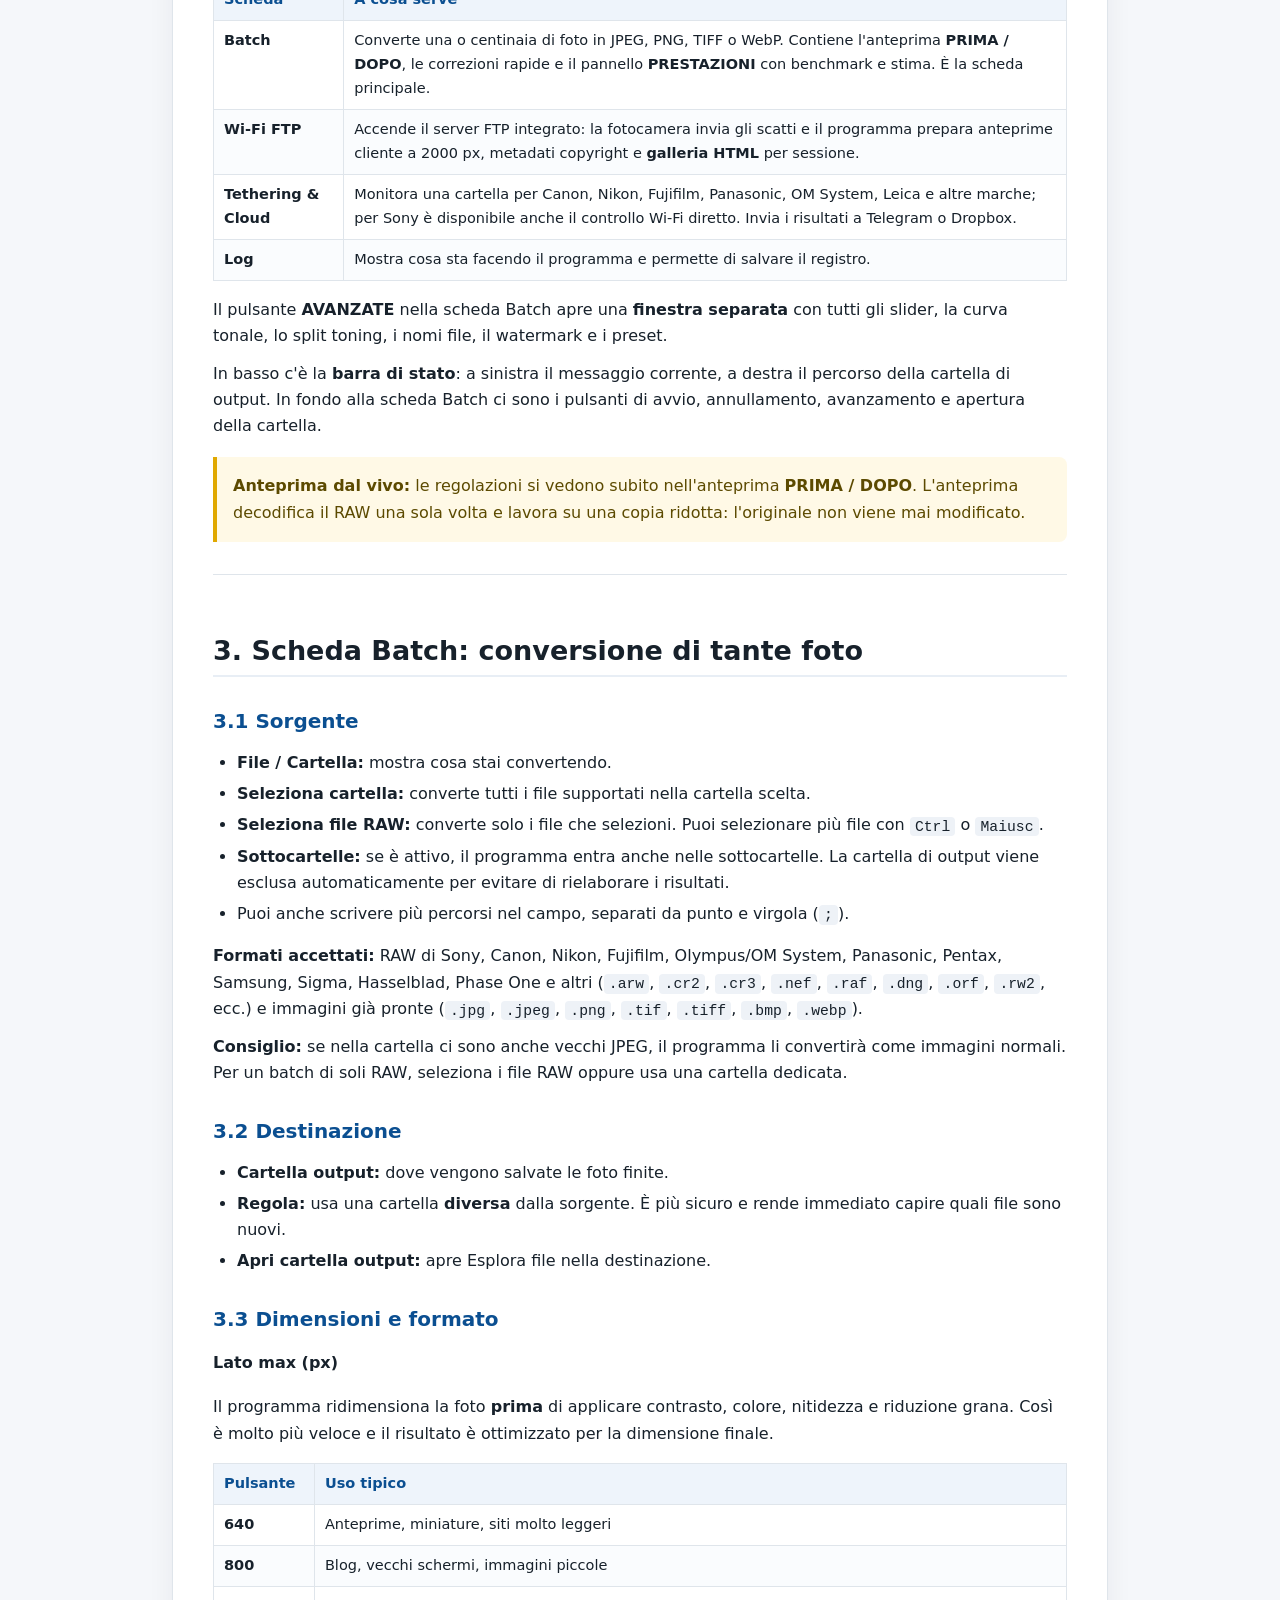
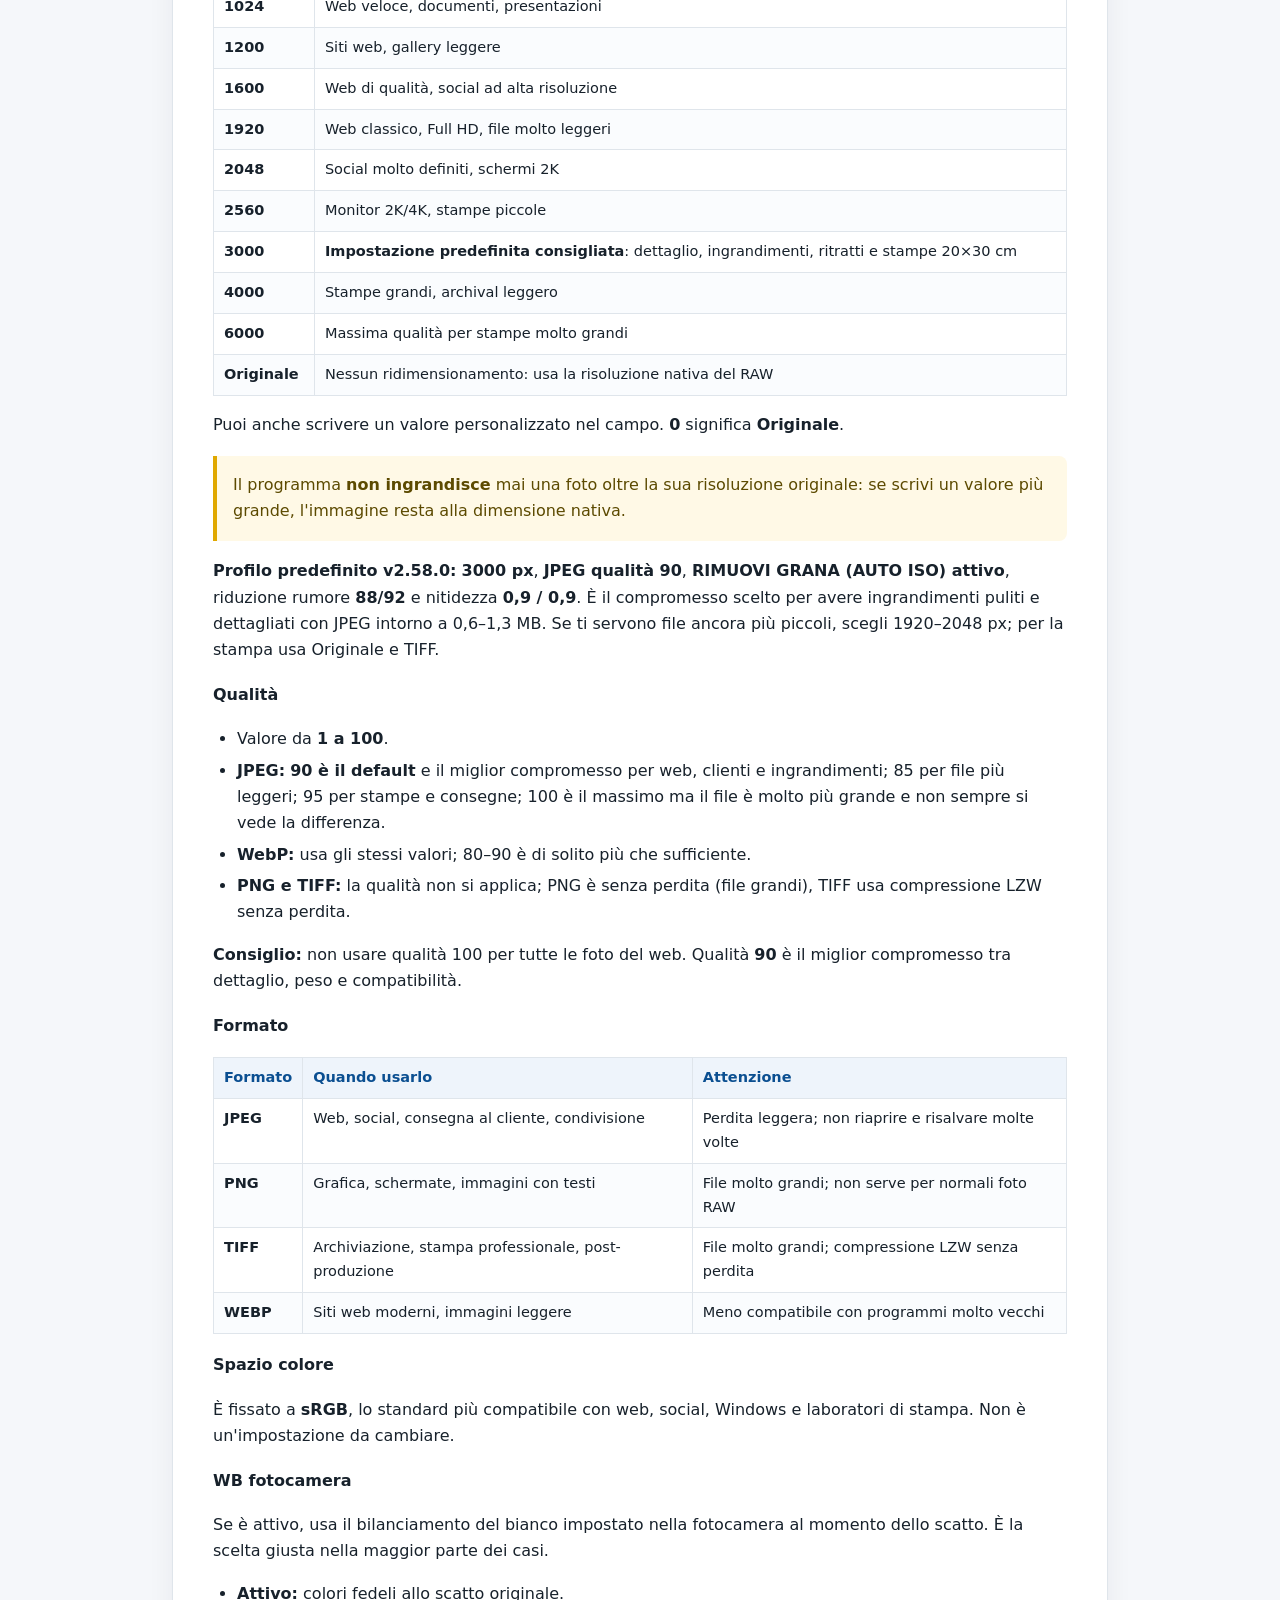
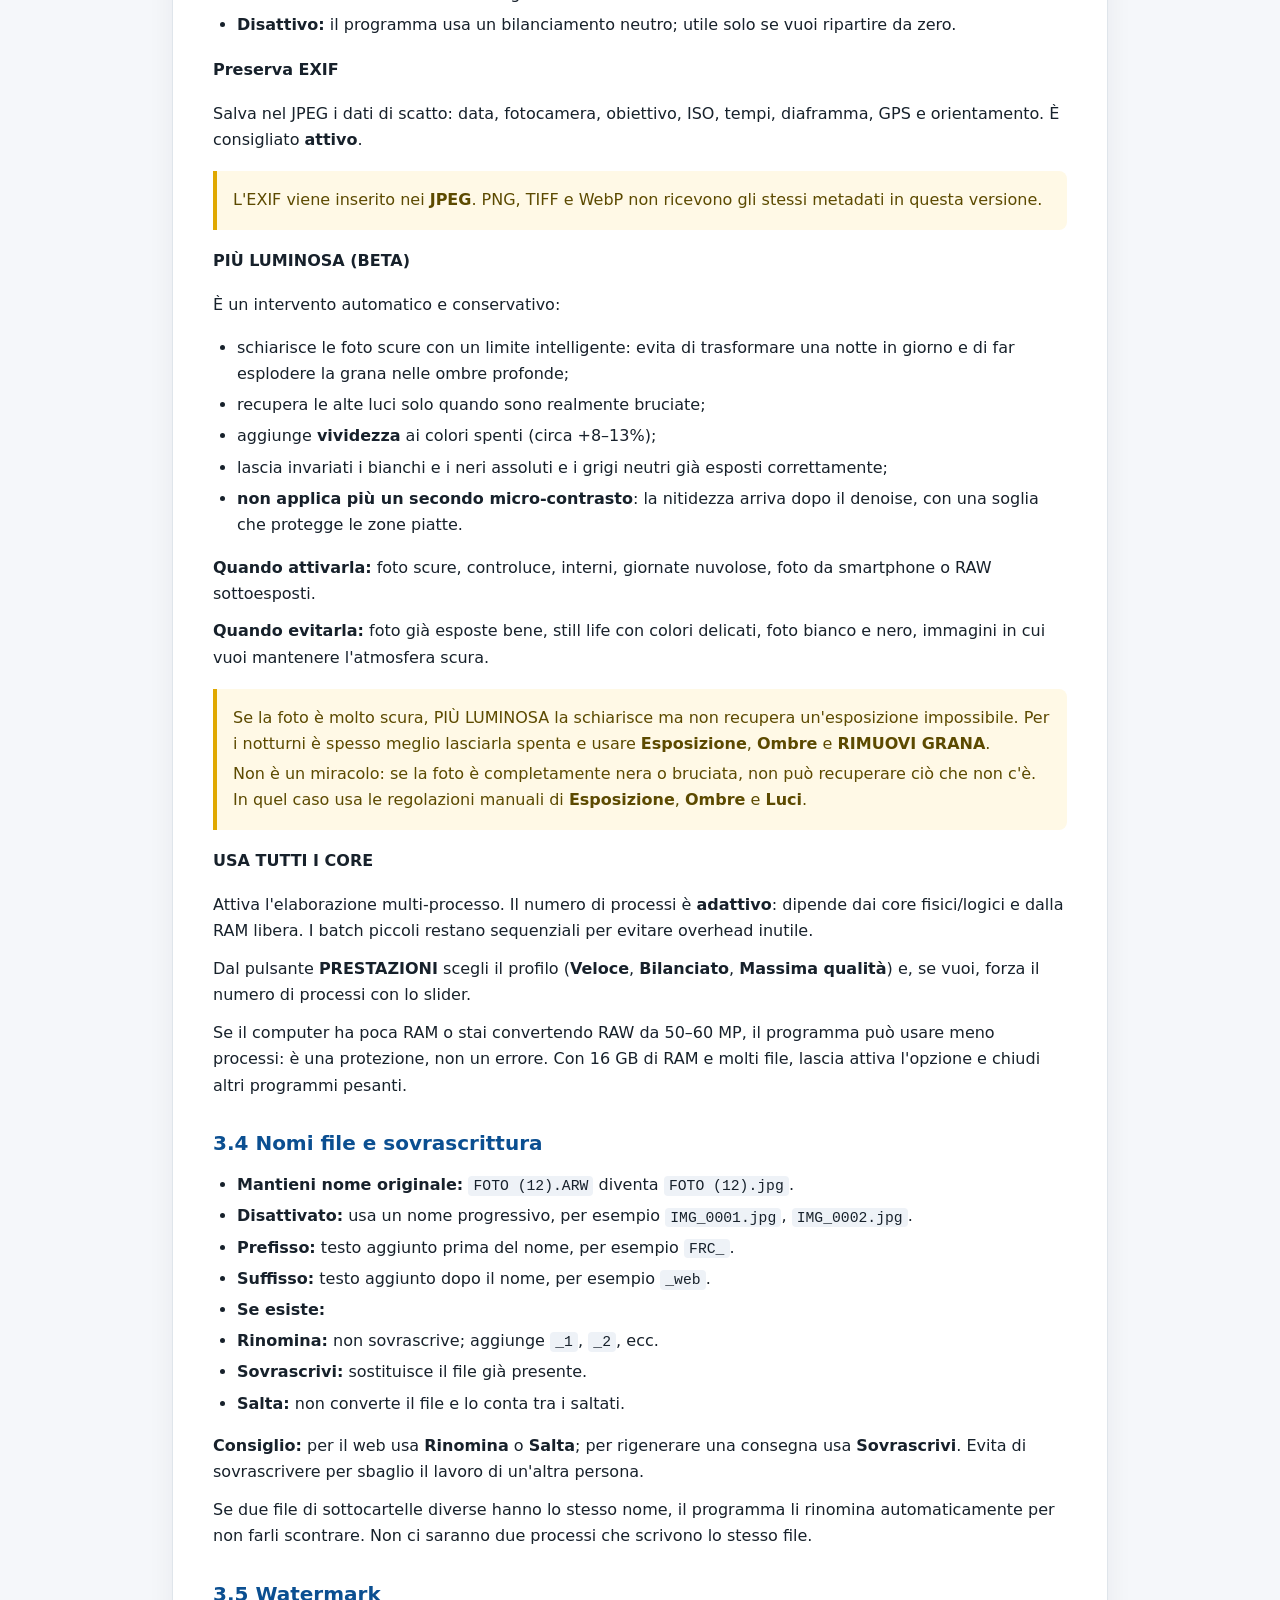
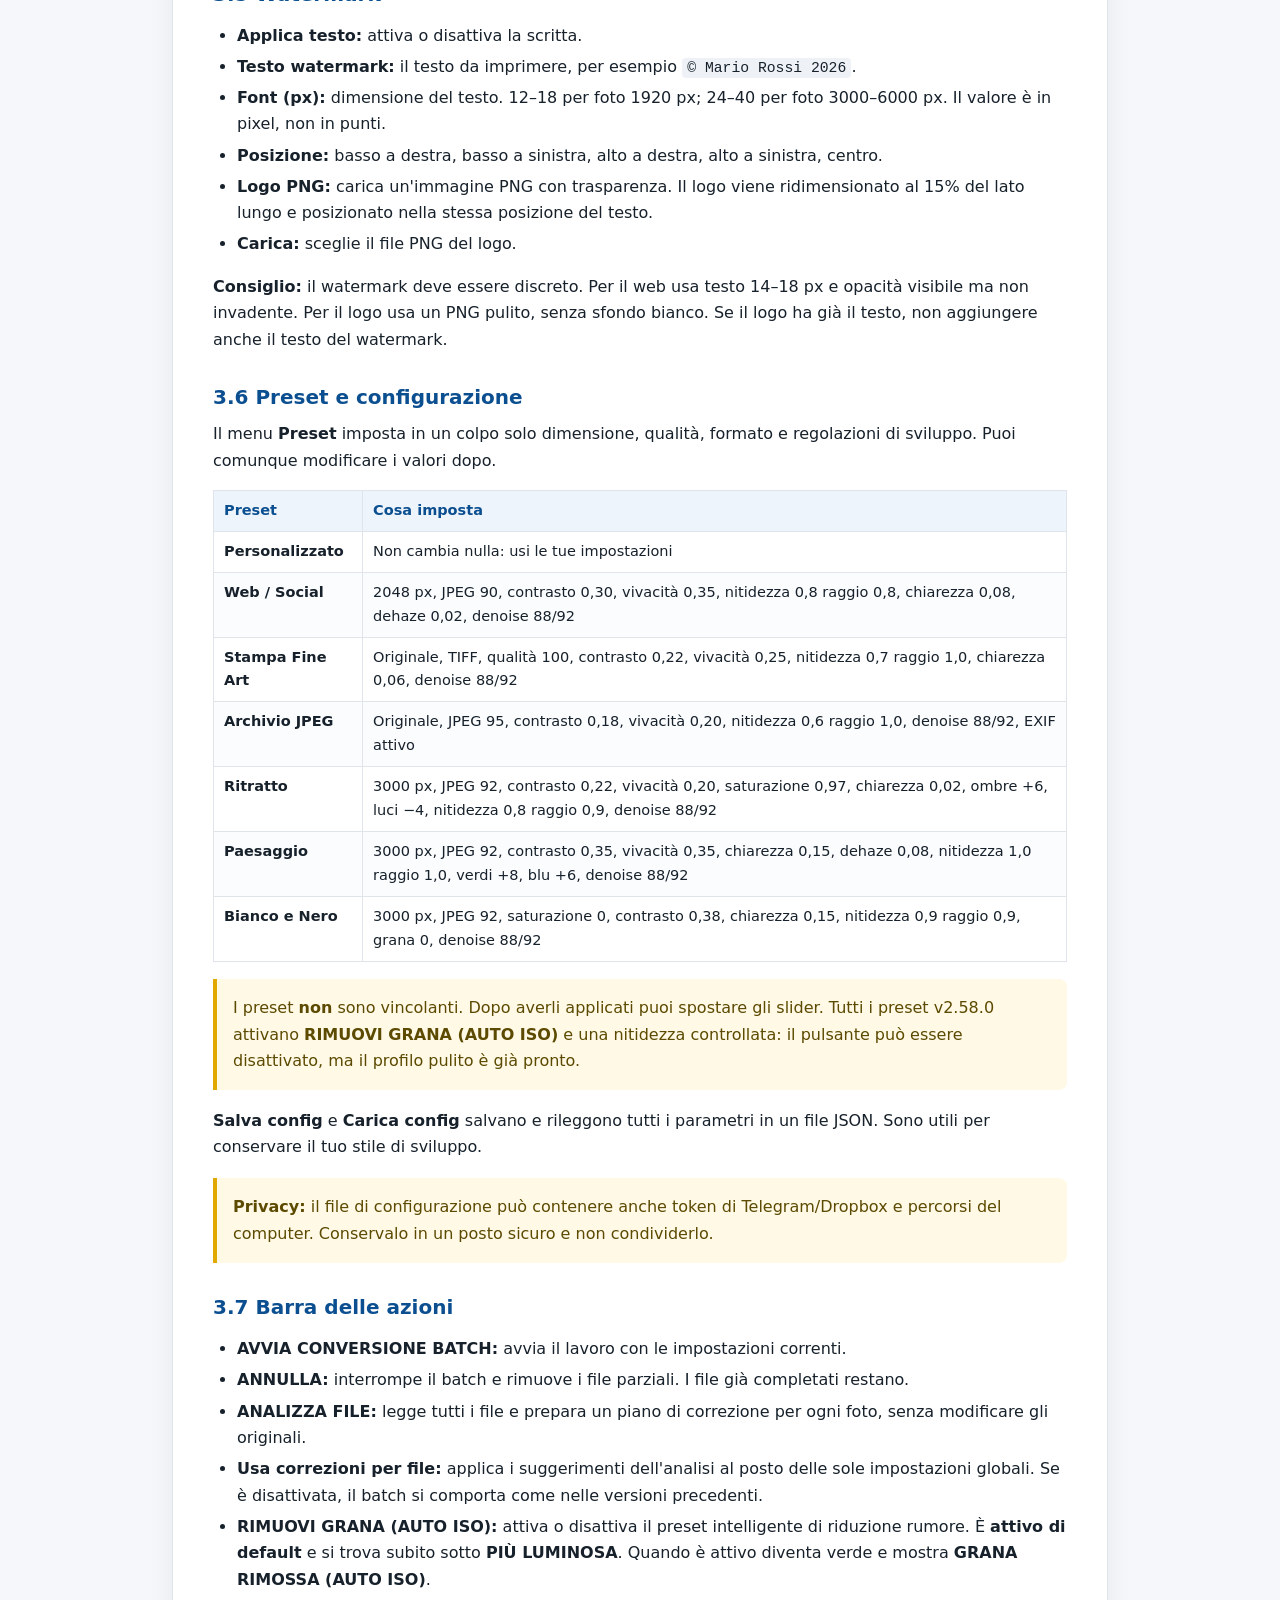
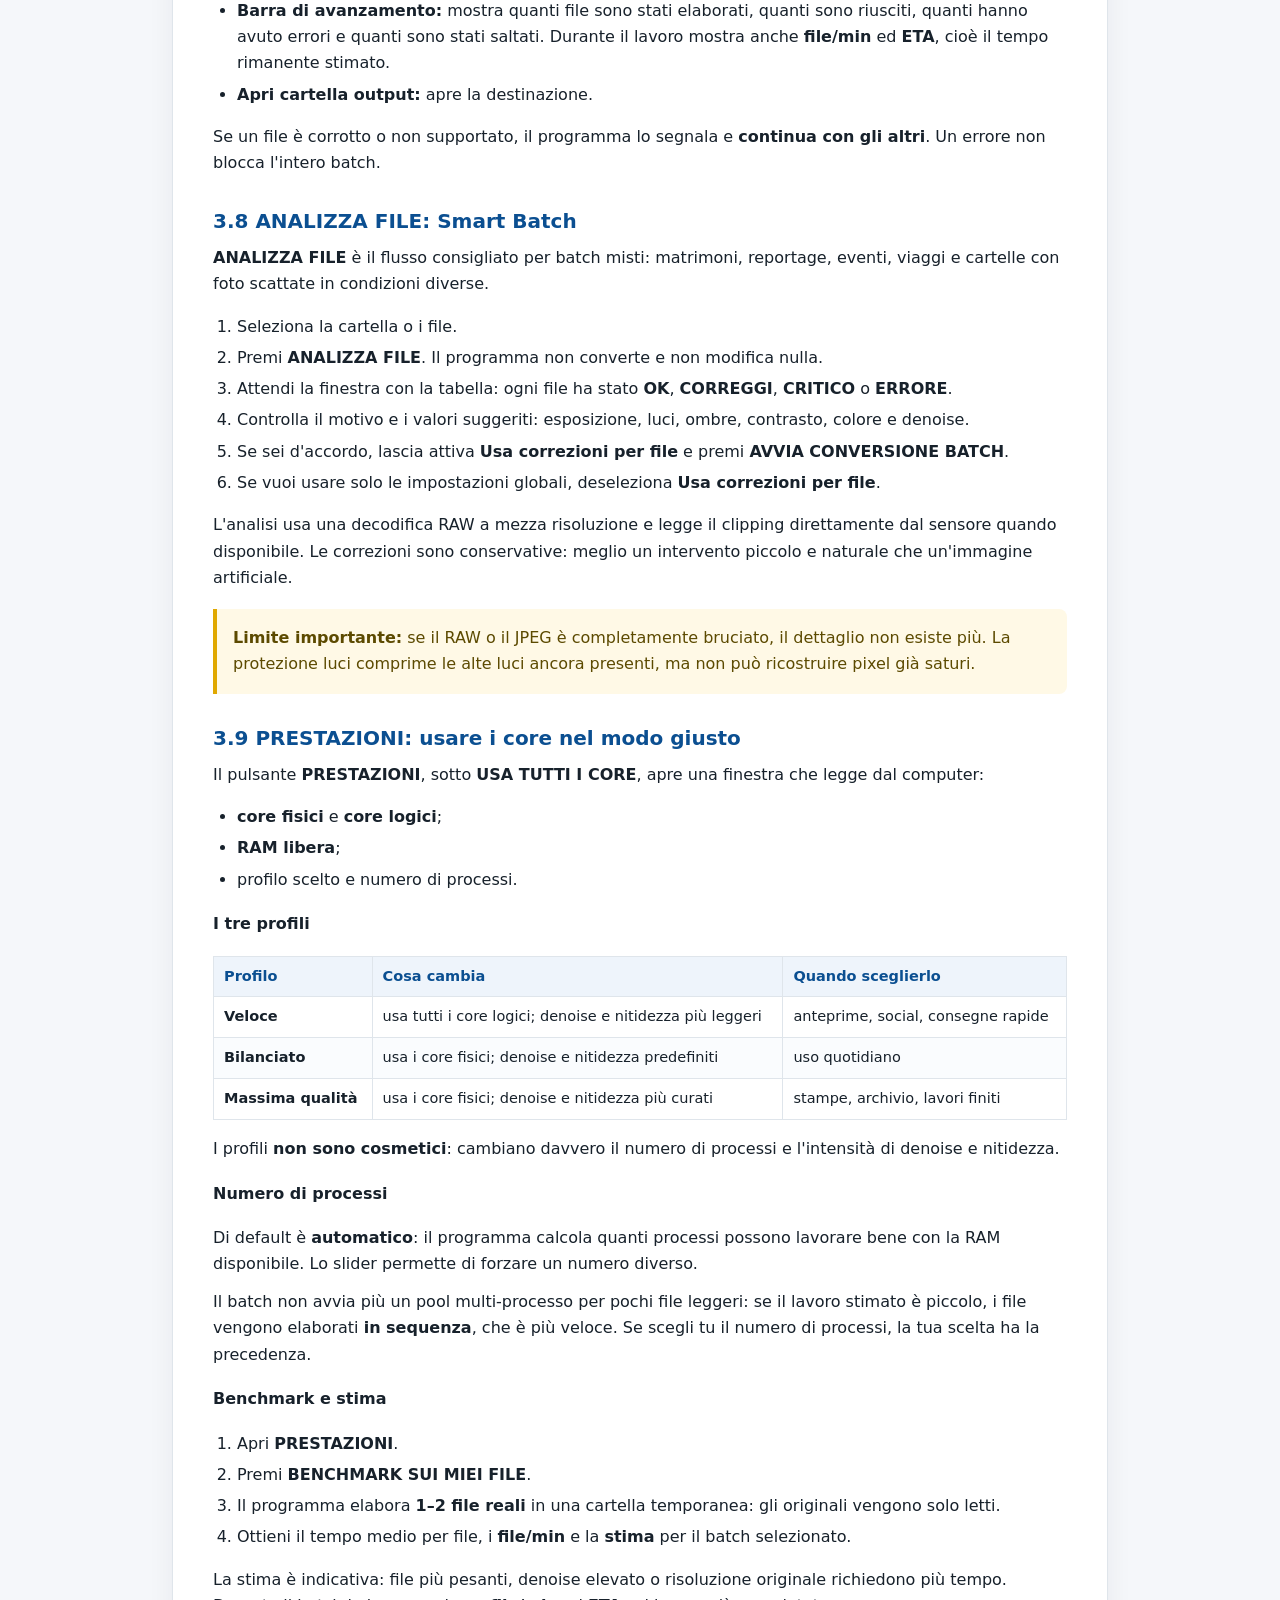
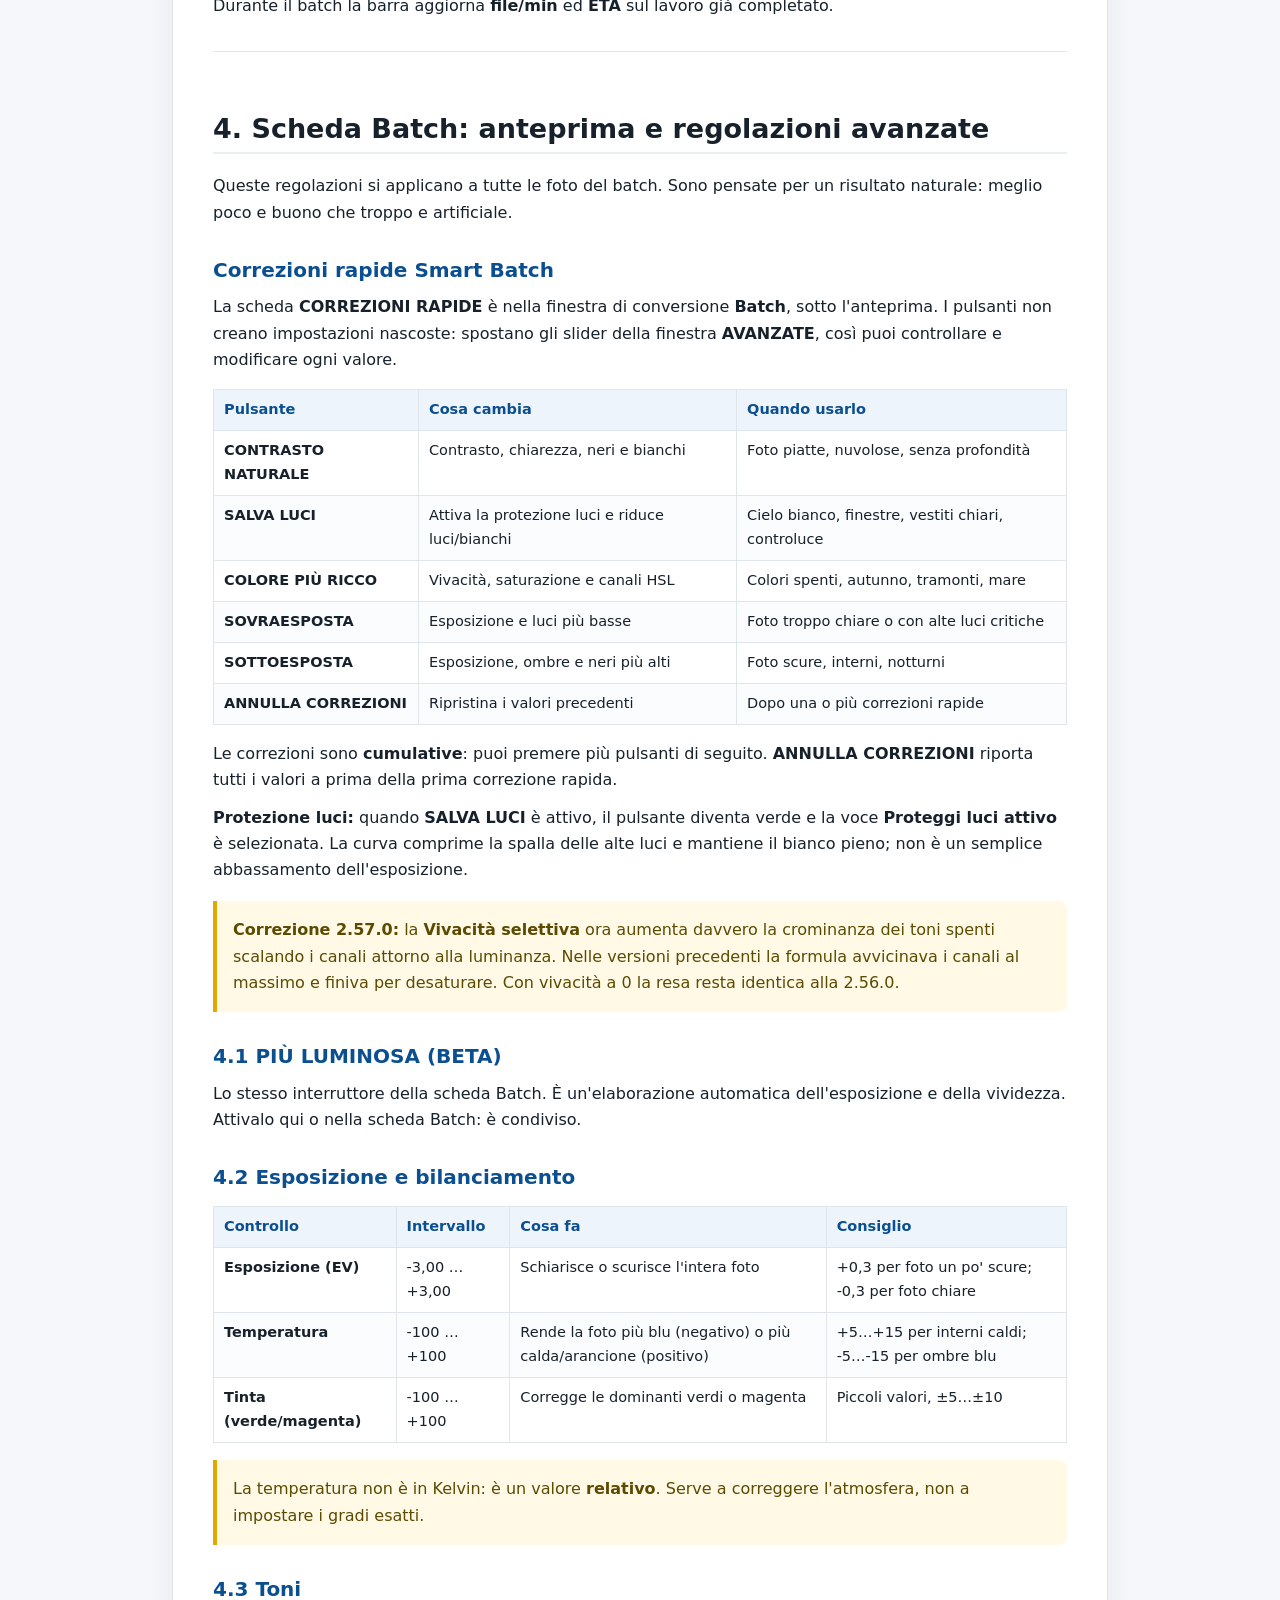
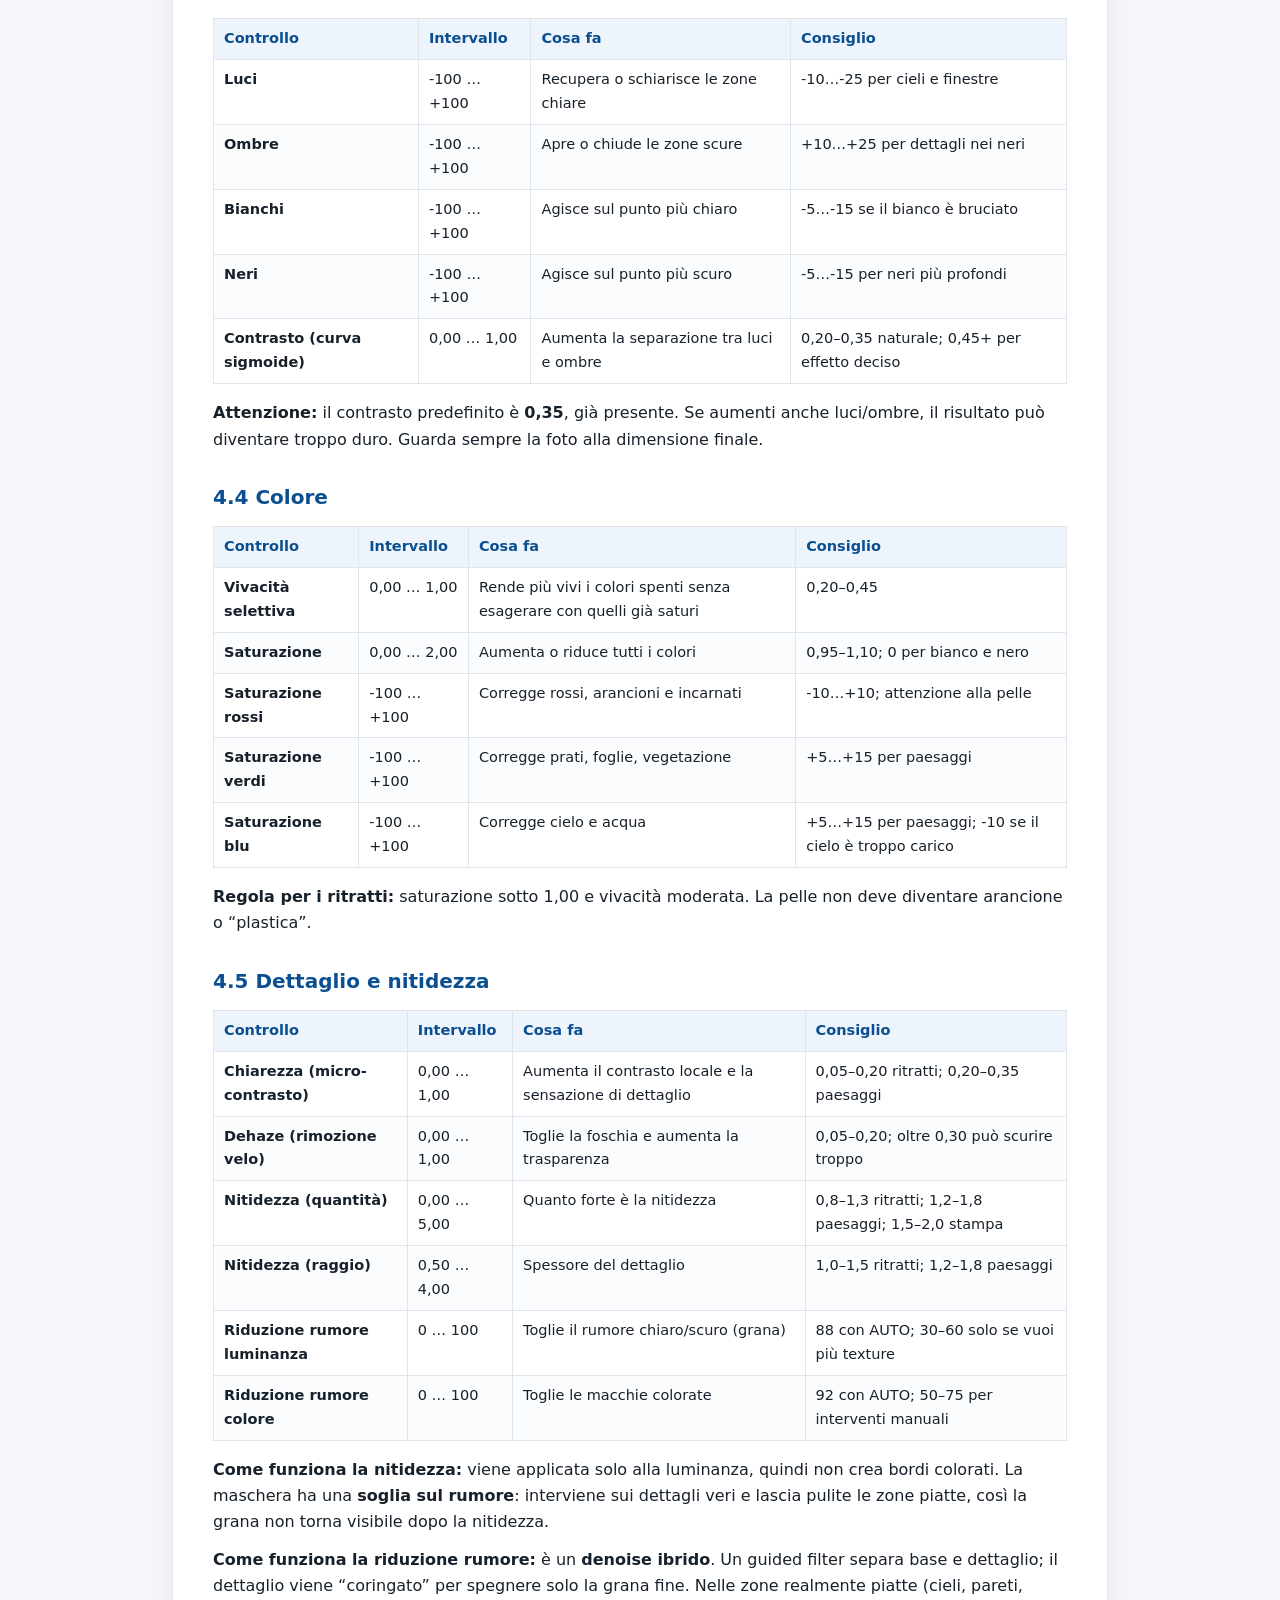
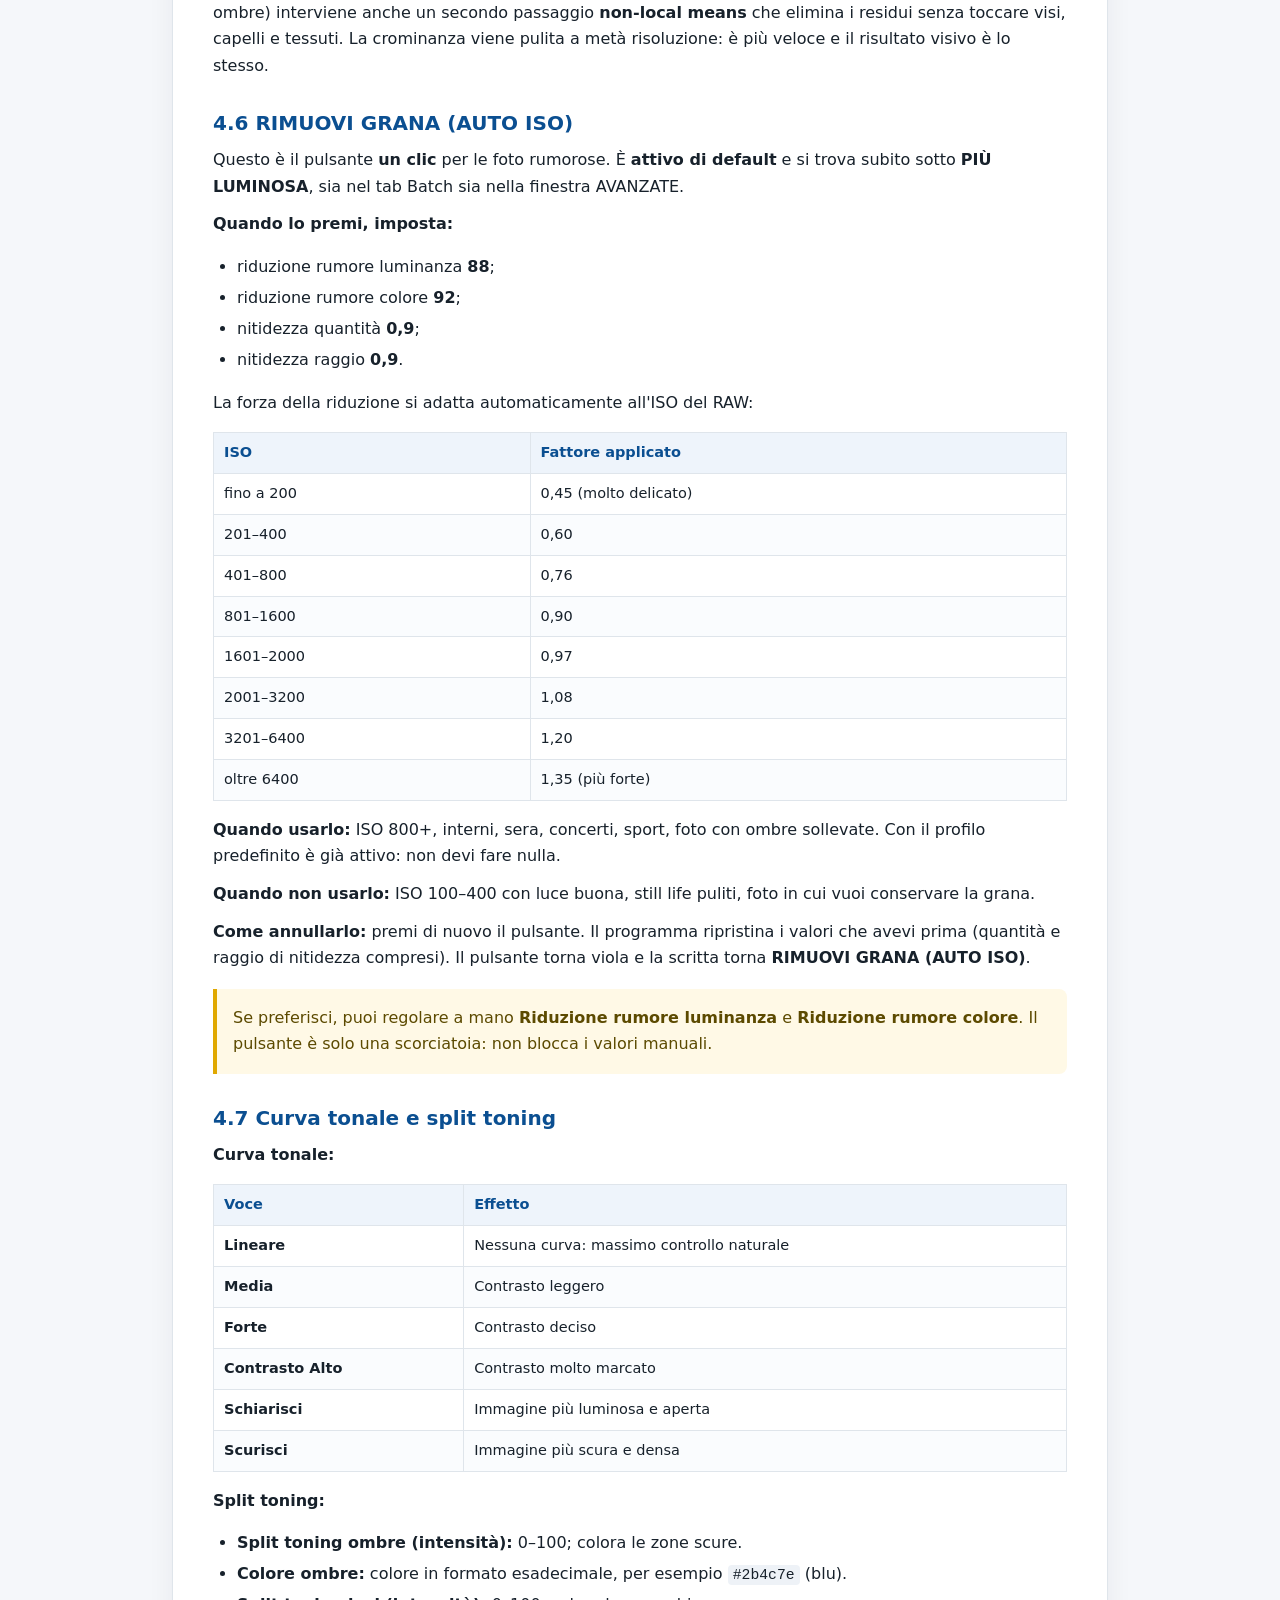
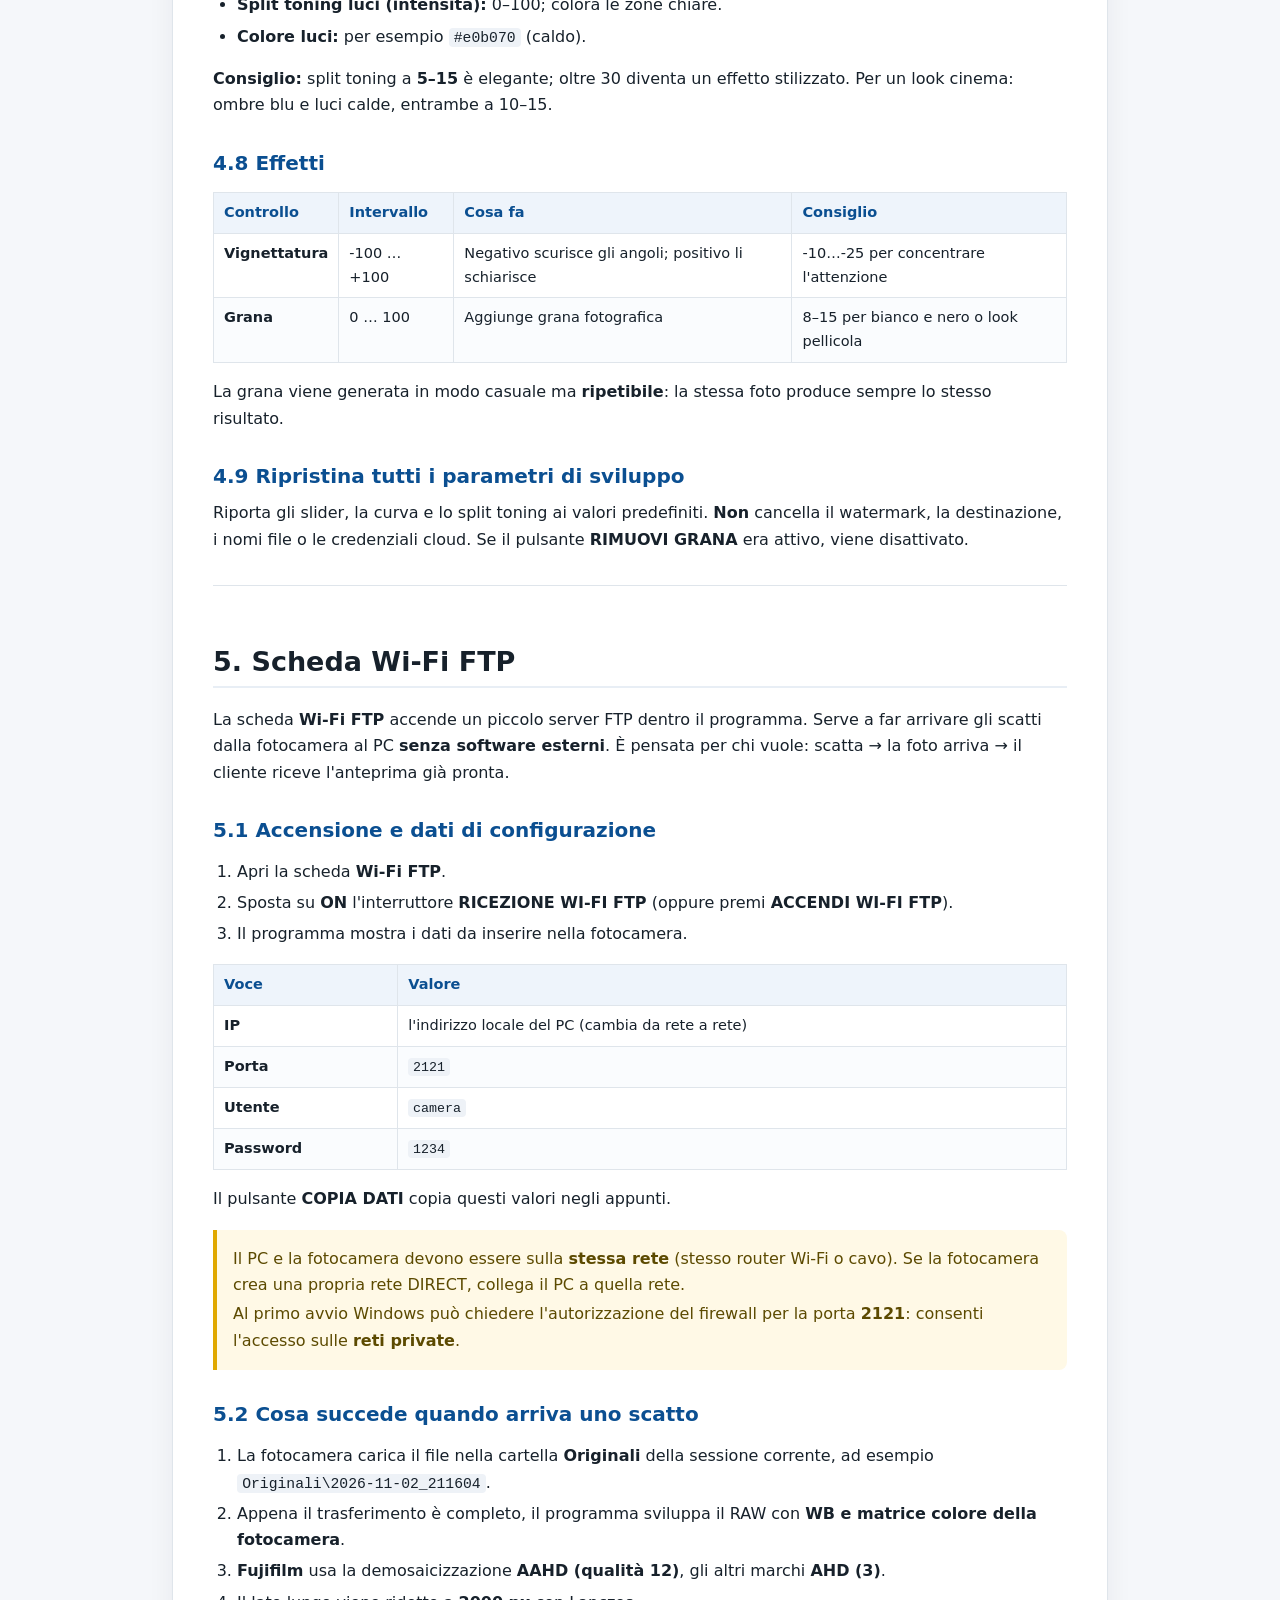
<file: GUIDA_COMPLETA.html>
<!DOCTYPE html>
<html lang="it">
<head>
<meta charset="UTF-8">
<meta name="viewport" content="width=device-width, initial-scale=1">
<title>Guida completa - Franchetti Raw Converter Pro v2.58.0</title>
<meta name="description" content="Guida elementare a tutte le funzioni di Franchetti Raw Converter Pro: batch, sviluppo RAW, denoise ISO, tethering, cloud, preset e impostazioni consigliate.">
<style>
:root{--blue:#0066cc;--dark:#17212b;--muted:#5f6b76;--line:#dfe5eb;--bg:#f5f7fa;--card:#fff}
*{box-sizing:border-box}
html{scroll-behavior:smooth}
body{margin:0;background:var(--bg);color:var(--dark);font:16px/1.65 system-ui,-apple-system,"Segoe UI",Roboto,Arial,sans-serif}
.top{background:linear-gradient(135deg,#0066cc 0%,#004499 100%);color:#fff;padding:34px 22px 30px}
.top .inner{max-width:980px;margin:auto}
.top .kicker{font-size:13px;letter-spacing:.08em;text-transform:uppercase;opacity:.85}
.top h1{margin:8px 0 6px;font-size:34px;line-height:1.2}
.top p{margin:0;opacity:.92}
.top a{color:#fff}
.wrap{max-width:980px;margin:0 auto;padding:28px 22px 60px}
article{background:var(--card);border:1px solid var(--line);border-radius:14px;padding:34px 40px;box-shadow:0 8px 28px rgba(20,35,55,.06)}
h1,h2,h3,h4{line-height:1.25;color:var(--dark)}
article>h1:first-child{display:none}
h2{margin:2.2em 0 .7em;padding-bottom:.25em;border-bottom:2px solid #e8eef5;font-size:27px}
h3{margin:1.6em 0 .5em;font-size:20px;color:#0b4f91}
p{margin:.7em 0}
a{color:var(--blue);text-decoration:none}
a:hover{text-decoration:underline}
ul,ol{padding-left:1.5em}
li{margin:.3em 0}
blockquote{margin:1.1em 0;padding:.8em 1em;border-left:4px solid #e0a800;background:#fff9e6;border-radius:0 8px 8px 0;color:#5c4a00}
blockquote p{margin:.2em 0}
code{background:#eef2f7;padding:.12em .35em;border-radius:4px;font-size:.92em}
pre{background:#17212b;color:#e9eef4;padding:14px 16px;border-radius:9px;overflow:auto}
pre code{background:none;color:inherit;padding:0}
table{width:100%;border-collapse:collapse;margin:1.1em 0;font-size:14.5px}
th,td{border:1px solid var(--line);padding:8px 10px;text-align:left;vertical-align:top}
th{background:#eef4fb;color:#0b4f91;font-weight:650}
tr:nth-child(even) td{background:#fafcfe}
hr{border:0;border-top:1px solid var(--line);margin:2em 0}
.note{color:var(--muted);font-size:14px}
@media(max-width:700px){article{padding:24px 18px}.top h1{font-size:27px}h2{font-size:23px}table{font-size:13px;display:block;overflow-x:auto}}
@media print{body{background:#fff}.top{background:#fff;color:#000;padding:0 0 10px}.top a{display:none}article{border:0;box-shadow:none;padding:0}.wrap{padding:0}table{font-size:11px}a{color:#000}}
</style>
</head>
<body>
<header class="top"><div class="inner">
<div class="kicker">Franchetti Raw Converter Pro &middot; v2.58.0</div>
<h1>Guida completa</h1>
<p>Ogni funzione spiegata in modo semplice, con le impostazioni migliori per web, stampa, archivio, ritratti e foto notturne.</p>
</div></header>
<main class="wrap"><article>
<h1 id="guida-completa-a-franchetti-raw-converter-pro">Guida completa a Franchetti Raw Converter Pro</h1>
<p><strong>Versione 2.58.0 — Windows 10/11 — Italiano</strong></p>
<p>Questa guida spiega, in modo semplice, <strong>tutte le funzioni</strong> del programma e indica le impostazioni consigliate per ottenere foto pulite, naturali e nitide. Non serve essere esperti: basta seguire i passaggi.</p>
<blockquote>
<p><strong>Regola d'oro:</strong> il programma <strong>non modifica mai i file originali</strong>. Lavora sempre su una copia e scrive i risultati nella cartella di destinazione. Tieni comunque un backup delle foto importanti.</p>
</blockquote>
<hr />
<h2 id="indice">Indice</h2>
<ol>
<li><a href="#1-primi-passi-in-2-minuti">Primi passi in 2 minuti</a></li>
<li><a href="#2-come-e-fatta-la-finestra">Come è fatta la finestra</a></li>
<li><a href="#3-scheda-batch-conversione-di-tante-foto">Scheda Batch: conversione di tante foto</a></li>
<li><a href="#4-scheda-batch-anteprima-e-regolazioni-avanzate">Scheda Batch: anteprima e regolazioni avanzate</a></li>
<li><a href="#5-scheda-wi-fi-ftp">Scheda Wi-Fi FTP</a></li>
<li><a href="#6-scheda-tethering-cloud">Scheda Tethering &amp; Cloud</a></li>
<li><a href="#7-scheda-log-messaggi-ed-errori">Scheda Log: messaggi ed errori</a></li>
<li><a href="#8-impostazioni-consigliate-per-tipo-di-foto">Impostazioni consigliate per tipo di foto</a></li>
<li><a href="#9-flussi-di-lavoro-pronti-alluso">Flussi di lavoro pronti all'uso</a></li>
<li><a href="#10-domande-frequenti-e-soluzione-problemi">Domande frequenti e soluzione problemi</a></li>
<li><a href="#11-glossario-semplice">Glossario semplice</a></li>
<li><a href="#12-scheda-riassuntiva-da-stampare">Scheda riassuntiva da stampare</a></li>
</ol>
<hr />
<h2 id="1-primi-passi-in-2-minuti">1. Primi passi in 2 minuti</h2>
<ol>
<li><strong>Apri il programma.</strong></li>
<li>Nella scheda <strong>Batch</strong>, premi <strong>Seleziona cartella</strong> e scegli la cartella che contiene i file RAW (oppure <strong>Seleziona file RAW</strong> per scegliere solo alcuni file).</li>
<li>Premi <strong>Sfoglia</strong> accanto a <strong>Cartella output</strong> e scegli una cartella <strong>diversa</strong> da quella delle foto originali.</li>
<li>Controlla <strong>Lato max (px)</strong>, <strong>Qualità</strong>, <strong>Formato</strong> e, se vuoi, attiva <strong>PIÙ LUMINOSA</strong> e <strong>RIMUOVI GRANA (AUTO ISO)</strong>.</li>
<li>Premi <strong>AVVIA CONVERSIONE BATCH</strong>. Attendi la fine e premi <strong>Apri cartella output</strong>.</li>
</ol>
<p>Per una prova sicura: usa prima <strong>5–10 foto</strong> in una cartella di prova, guarda i risultati, poi lancia il gruppo completo.</p>
<hr />
<h2 id="2-come-e-fatta-la-finestra">2. Come è fatta la finestra</h2>
<p>La finestra ha quattro schede:</p>
<table>
<thead>
<tr>
<th>Scheda</th>
<th>A cosa serve</th>
</tr>
</thead>
<tbody>
<tr>
<td><strong>Batch</strong></td>
<td>Converte una o centinaia di foto in JPEG, PNG, TIFF o WebP. Contiene l'anteprima <strong>PRIMA / DOPO</strong>, le correzioni rapide e il pannello <strong>PRESTAZIONI</strong> con benchmark e stima. È la scheda principale.</td>
</tr>
<tr>
<td><strong>Wi-Fi FTP</strong></td>
<td>Accende il server FTP integrato: la fotocamera invia gli scatti e il programma prepara anteprime cliente a 2000 px, metadati copyright e <strong>galleria HTML</strong> per sessione.</td>
</tr>
<tr>
<td><strong>Tethering &amp; Cloud</strong></td>
<td>Monitora una cartella per Canon, Nikon, Fujifilm, Panasonic, OM System, Leica e altre marche; per Sony è disponibile anche il controllo Wi-Fi diretto. Invia i risultati a Telegram o Dropbox.</td>
</tr>
<tr>
<td><strong>Log</strong></td>
<td>Mostra cosa sta facendo il programma e permette di salvare il registro.</td>
</tr>
</tbody>
</table>
<p>Il pulsante <strong>AVANZATE</strong> nella scheda Batch apre una <strong>finestra separata</strong> con tutti gli slider, la curva tonale, lo split toning, i nomi file, il watermark e i preset.</p>
<p>In basso c'è la <strong>barra di stato</strong>: a sinistra il messaggio corrente, a destra il percorso della cartella di output. In fondo alla scheda Batch ci sono i pulsanti di avvio, annullamento, avanzamento e apertura della cartella.</p>
<blockquote>
<p><strong>Anteprima dal vivo:</strong> le regolazioni si vedono subito nell'anteprima <strong>PRIMA / DOPO</strong>. L'anteprima decodifica il RAW una sola volta e lavora su una copia ridotta: l'originale non viene mai modificato.</p>
</blockquote>
<hr />
<h2 id="3-scheda-batch-conversione-di-tante-foto">3. Scheda Batch: conversione di tante foto</h2>
<h3 id="31-sorgente">3.1 Sorgente</h3>
<ul>
<li><strong>File / Cartella:</strong> mostra cosa stai convertendo.</li>
<li><strong>Seleziona cartella:</strong> converte tutti i file supportati nella cartella scelta.</li>
<li><strong>Seleziona file RAW:</strong> converte solo i file che selezioni. Puoi selezionare più file con <code>Ctrl</code> o <code>Maiusc</code>.</li>
<li><strong>Sottocartelle:</strong> se è attivo, il programma entra anche nelle sottocartelle. La cartella di output viene esclusa automaticamente per evitare di rielaborare i risultati.</li>
<li>Puoi anche scrivere più percorsi nel campo, separati da punto e virgola (<code>;</code>).</li>
</ul>
<p><strong>Formati accettati:</strong> RAW di Sony, Canon, Nikon, Fujifilm, Olympus/OM System, Panasonic, Pentax, Samsung, Sigma, Hasselblad, Phase One e altri (<code>.arw</code>, <code>.cr2</code>, <code>.cr3</code>, <code>.nef</code>, <code>.raf</code>, <code>.dng</code>, <code>.orf</code>, <code>.rw2</code>, ecc.) e immagini già pronte (<code>.jpg</code>, <code>.jpeg</code>, <code>.png</code>, <code>.tif</code>, <code>.tiff</code>, <code>.bmp</code>, <code>.webp</code>).</p>
<p><strong>Consiglio:</strong> se nella cartella ci sono anche vecchi JPEG, il programma li convertirà come immagini normali. Per un batch di soli RAW, seleziona i file RAW oppure usa una cartella dedicata.</p>
<h3 id="32-destinazione">3.2 Destinazione</h3>
<ul>
<li><strong>Cartella output:</strong> dove vengono salvate le foto finite.</li>
<li><strong>Regola:</strong> usa una cartella <strong>diversa</strong> dalla sorgente. È più sicuro e rende immediato capire quali file sono nuovi.</li>
<li><strong>Apri cartella output:</strong> apre Esplora file nella destinazione.</li>
</ul>
<h3 id="33-dimensioni-e-formato">3.3 Dimensioni e formato</h3>
<h4 id="lato-max-px">Lato max (px)</h4>
<p>Il programma ridimensiona la foto <strong>prima</strong> di applicare contrasto, colore, nitidezza e riduzione grana. Così è molto più veloce e il risultato è ottimizzato per la dimensione finale.</p>
<table>
<thead>
<tr>
<th>Pulsante</th>
<th>Uso tipico</th>
</tr>
</thead>
<tbody>
<tr>
<td><strong>640</strong></td>
<td>Anteprime, miniature, siti molto leggeri</td>
</tr>
<tr>
<td><strong>800</strong></td>
<td>Blog, vecchi schermi, immagini piccole</td>
</tr>
<tr>
<td><strong>1024</strong></td>
<td>Web veloce, documenti, presentazioni</td>
</tr>
<tr>
<td><strong>1200</strong></td>
<td>Siti web, gallery leggere</td>
</tr>
<tr>
<td><strong>1600</strong></td>
<td>Web di qualità, social ad alta risoluzione</td>
</tr>
<tr>
<td><strong>1920</strong></td>
<td>Web classico, Full HD, file molto leggeri</td>
</tr>
<tr>
<td><strong>2048</strong></td>
<td>Social molto definiti, schermi 2K</td>
</tr>
<tr>
<td><strong>2560</strong></td>
<td>Monitor 2K/4K, stampe piccole</td>
</tr>
<tr>
<td><strong>3000</strong></td>
<td><strong>Impostazione predefinita consigliata</strong>: dettaglio, ingrandimenti, ritratti e stampe 20×30 cm</td>
</tr>
<tr>
<td><strong>4000</strong></td>
<td>Stampe grandi, archival leggero</td>
</tr>
<tr>
<td><strong>6000</strong></td>
<td>Massima qualità per stampe molto grandi</td>
</tr>
<tr>
<td><strong>Originale</strong></td>
<td>Nessun ridimensionamento: usa la risoluzione nativa del RAW</td>
</tr>
</tbody>
</table>
<p>Puoi anche scrivere un valore personalizzato nel campo. <strong>0</strong> significa <strong>Originale</strong>.</p>
<blockquote>
<p>Il programma <strong>non ingrandisce</strong> mai una foto oltre la sua risoluzione originale: se scrivi un valore più grande, l'immagine resta alla dimensione nativa.</p>
</blockquote>
<p><strong>Profilo predefinito v2.58.0:</strong> <strong>3000 px</strong>, <strong>JPEG qualità 90</strong>, <strong>RIMUOVI GRANA (AUTO ISO) attivo</strong>, riduzione rumore <strong>88/92</strong> e nitidezza <strong>0,9 / 0,9</strong>. È il compromesso scelto per avere ingrandimenti puliti e dettagliati con JPEG intorno a 0,6–1,3 MB. Se ti servono file ancora più piccoli, scegli 1920–2048 px; per la stampa usa Originale e TIFF.</p>
<h4 id="qualita">Qualità</h4>
<ul>
<li>Valore da <strong>1 a 100</strong>.</li>
<li><strong>JPEG:</strong> <strong>90 è il default</strong> e il miglior compromesso per web, clienti e ingrandimenti; 85 per file più leggeri; 95 per stampe e consegne; 100 è il massimo ma il file è molto più grande e non sempre si vede la differenza.</li>
<li><strong>WebP:</strong> usa gli stessi valori; 80–90 è di solito più che sufficiente.</li>
<li><strong>PNG e TIFF:</strong> la qualità non si applica; PNG è senza perdita (file grandi), TIFF usa compressione LZW senza perdita.</li>
</ul>
<p><strong>Consiglio:</strong> non usare qualità 100 per tutte le foto del web. Qualità <strong>90</strong> è il miglior compromesso tra dettaglio, peso e compatibilità.</p>
<h4 id="formato">Formato</h4>
<table>
<thead>
<tr>
<th>Formato</th>
<th>Quando usarlo</th>
<th>Attenzione</th>
</tr>
</thead>
<tbody>
<tr>
<td><strong>JPEG</strong></td>
<td>Web, social, consegna al cliente, condivisione</td>
<td>Perdita leggera; non riaprire e risalvare molte volte</td>
</tr>
<tr>
<td><strong>PNG</strong></td>
<td>Grafica, schermate, immagini con testi</td>
<td>File molto grandi; non serve per normali foto RAW</td>
</tr>
<tr>
<td><strong>TIFF</strong></td>
<td>Archiviazione, stampa professionale, post-produzione</td>
<td>File molto grandi; compressione LZW senza perdita</td>
</tr>
<tr>
<td><strong>WEBP</strong></td>
<td>Siti web moderni, immagini leggere</td>
<td>Meno compatibile con programmi molto vecchi</td>
</tr>
</tbody>
</table>
<h4 id="spazio-colore">Spazio colore</h4>
<p>È fissato a <strong>sRGB</strong>, lo standard più compatibile con web, social, Windows e laboratori di stampa. Non è un'impostazione da cambiare.</p>
<h4 id="wb-fotocamera">WB fotocamera</h4>
<p>Se è attivo, usa il bilanciamento del bianco impostato nella fotocamera al momento dello scatto. È la scelta giusta nella maggior parte dei casi.</p>
<ul>
<li><strong>Attivo:</strong> colori fedeli allo scatto originale.</li>
<li><strong>Disattivo:</strong> il programma usa un bilanciamento neutro; utile solo se vuoi ripartire da zero.</li>
</ul>
<h4 id="preserva-exif">Preserva EXIF</h4>
<p>Salva nel JPEG i dati di scatto: data, fotocamera, obiettivo, ISO, tempi, diaframma, GPS e orientamento. È consigliato <strong>attivo</strong>.</p>
<blockquote>
<p>L'EXIF viene inserito nei <strong>JPEG</strong>. PNG, TIFF e WebP non ricevono gli stessi metadati in questa versione.</p>
</blockquote>
<h4 id="piu-luminosa-beta">PIÙ LUMINOSA (BETA)</h4>
<p>È un intervento automatico e conservativo:</p>
<ul>
<li>schiarisce le foto scure con un limite intelligente: evita di trasformare una notte in giorno e di far esplodere la grana nelle ombre profonde;</li>
<li>recupera le alte luci solo quando sono realmente bruciate;</li>
<li>aggiunge <strong>vividezza</strong> ai colori spenti (circa +8–13%);</li>
<li>lascia invariati i bianchi e i neri assoluti e i grigi neutri già esposti correttamente;</li>
<li><strong>non applica più un secondo micro-contrasto</strong>: la nitidezza arriva dopo il denoise, con una soglia che protegge le zone piatte.</li>
</ul>
<p><strong>Quando attivarla:</strong> foto scure, controluce, interni, giornate nuvolose, foto da smartphone o RAW sottoesposti.</p>
<p><strong>Quando evitarla:</strong> foto già esposte bene, still life con colori delicati, foto bianco e nero, immagini in cui vuoi mantenere l'atmosfera scura.</p>
<blockquote>
<p>Se la foto è molto scura, PIÙ LUMINOSA la schiarisce ma non recupera un'esposizione impossibile. Per i notturni è spesso meglio lasciarla spenta e usare <strong>Esposizione</strong>, <strong>Ombre</strong> e <strong>RIMUOVI GRANA</strong>.</p>
<p>Non è un miracolo: se la foto è completamente nera o bruciata, non può recuperare ciò che non c'è. In quel caso usa le regolazioni manuali di <strong>Esposizione</strong>, <strong>Ombre</strong> e <strong>Luci</strong>.</p>
</blockquote>
<h4 id="usa-tutti-i-core">USA TUTTI I CORE</h4>
<p>Attiva l'elaborazione multi-processo. Il numero di processi è <strong>adattivo</strong>: dipende dai core fisici/logici e dalla RAM libera. I batch piccoli restano sequenziali per evitare overhead inutile.</p>
<p>Dal pulsante <strong>PRESTAZIONI</strong> scegli il profilo (<strong>Veloce</strong>, <strong>Bilanciato</strong>, <strong>Massima qualità</strong>) e, se vuoi, forza il numero di processi con lo slider.</p>
<p>Se il computer ha poca RAM o stai convertendo RAW da 50–60 MP, il programma può usare meno processi: è una protezione, non un errore. Con 16 GB di RAM e molti file, lascia attiva l'opzione e chiudi altri programmi pesanti.</p>
<h3 id="34-nomi-file-e-sovrascrittura">3.4 Nomi file e sovrascrittura</h3>
<ul>
<li><strong>Mantieni nome originale:</strong> <code>FOTO (12).ARW</code> diventa <code>FOTO (12).jpg</code>.</li>
<li><strong>Disattivato:</strong> usa un nome progressivo, per esempio <code>IMG_0001.jpg</code>, <code>IMG_0002.jpg</code>.</li>
<li><strong>Prefisso:</strong> testo aggiunto prima del nome, per esempio <code>FRC_</code>.</li>
<li><strong>Suffisso:</strong> testo aggiunto dopo il nome, per esempio <code>_web</code>.</li>
<li><strong>Se esiste:</strong></li>
<li><strong>Rinomina:</strong> non sovrascrive; aggiunge <code>_1</code>, <code>_2</code>, ecc.</li>
<li><strong>Sovrascrivi:</strong> sostituisce il file già presente.</li>
<li><strong>Salta:</strong> non converte il file e lo conta tra i saltati.</li>
</ul>
<p><strong>Consiglio:</strong> per il web usa <strong>Rinomina</strong> o <strong>Salta</strong>; per rigenerare una consegna usa <strong>Sovrascrivi</strong>. Evita di sovrascrivere per sbaglio il lavoro di un'altra persona.</p>
<p>Se due file di sottocartelle diverse hanno lo stesso nome, il programma li rinomina automaticamente per non farli scontrare. Non ci saranno due processi che scrivono lo stesso file.</p>
<h3 id="35-watermark">3.5 Watermark</h3>
<ul>
<li><strong>Applica testo:</strong> attiva o disattiva la scritta.</li>
<li><strong>Testo watermark:</strong> il testo da imprimere, per esempio <code>© Mario Rossi 2026</code>.</li>
<li><strong>Font (px):</strong> dimensione del testo. 12–18 per foto 1920 px; 24–40 per foto 3000–6000 px. Il valore è in pixel, non in punti.</li>
<li><strong>Posizione:</strong> basso a destra, basso a sinistra, alto a destra, alto a sinistra, centro.</li>
<li><strong>Logo PNG:</strong> carica un'immagine PNG con trasparenza. Il logo viene ridimensionato al 15% del lato lungo e posizionato nella stessa posizione del testo.</li>
<li><strong>Carica:</strong> sceglie il file PNG del logo.</li>
</ul>
<p><strong>Consiglio:</strong> il watermark deve essere discreto. Per il web usa testo 14–18 px e opacità visibile ma non invadente. Per il logo usa un PNG pulito, senza sfondo bianco. Se il logo ha già il testo, non aggiungere anche il testo del watermark.</p>
<h3 id="36-preset-e-configurazione">3.6 Preset e configurazione</h3>
<p>Il menu <strong>Preset</strong> imposta in un colpo solo dimensione, qualità, formato e regolazioni di sviluppo. Puoi comunque modificare i valori dopo.</p>
<table>
<thead>
<tr>
<th>Preset</th>
<th>Cosa imposta</th>
</tr>
</thead>
<tbody>
<tr>
<td><strong>Personalizzato</strong></td>
<td>Non cambia nulla: usi le tue impostazioni</td>
</tr>
<tr>
<td><strong>Web / Social</strong></td>
<td>2048 px, JPEG 90, contrasto 0,30, vivacità 0,35, nitidezza 0,8 raggio 0,8, chiarezza 0,08, dehaze 0,02, denoise 88/92</td>
</tr>
<tr>
<td><strong>Stampa Fine Art</strong></td>
<td>Originale, TIFF, qualità 100, contrasto 0,22, vivacità 0,25, nitidezza 0,7 raggio 1,0, chiarezza 0,06, denoise 88/92</td>
</tr>
<tr>
<td><strong>Archivio JPEG</strong></td>
<td>Originale, JPEG 95, contrasto 0,18, vivacità 0,20, nitidezza 0,6 raggio 1,0, denoise 88/92, EXIF attivo</td>
</tr>
<tr>
<td><strong>Ritratto</strong></td>
<td>3000 px, JPEG 92, contrasto 0,22, vivacità 0,20, saturazione 0,97, chiarezza 0,02, ombre +6, luci −4, nitidezza 0,8 raggio 0,9, denoise 88/92</td>
</tr>
<tr>
<td><strong>Paesaggio</strong></td>
<td>3000 px, JPEG 92, contrasto 0,35, vivacità 0,35, chiarezza 0,15, dehaze 0,08, nitidezza 1,0 raggio 1,0, verdi +8, blu +6, denoise 88/92</td>
</tr>
<tr>
<td><strong>Bianco e Nero</strong></td>
<td>3000 px, JPEG 92, saturazione 0, contrasto 0,38, chiarezza 0,15, nitidezza 0,9 raggio 0,9, grana 0, denoise 88/92</td>
</tr>
</tbody>
</table>
<blockquote>
<p>I preset <strong>non</strong> sono vincolanti. Dopo averli applicati puoi spostare gli slider. Tutti i preset v2.58.0 attivano <strong>RIMUOVI GRANA (AUTO ISO)</strong> e una nitidezza controllata: il pulsante può essere disattivato, ma il profilo pulito è già pronto.</p>
</blockquote>
<p><strong>Salva config</strong> e <strong>Carica config</strong> salvano e rileggono tutti i parametri in un file JSON. Sono utili per conservare il tuo stile di sviluppo.</p>
<blockquote>
<p><strong>Privacy:</strong> il file di configurazione può contenere anche token di Telegram/Dropbox e percorsi del computer. Conservalo in un posto sicuro e non condividerlo.</p>
</blockquote>
<h3 id="37-barra-delle-azioni">3.7 Barra delle azioni</h3>
<ul>
<li><strong>AVVIA CONVERSIONE BATCH:</strong> avvia il lavoro con le impostazioni correnti.</li>
<li><strong>ANNULLA:</strong> interrompe il batch e rimuove i file parziali. I file già completati restano.</li>
<li><strong>ANALIZZA FILE:</strong> legge tutti i file e prepara un piano di correzione per ogni foto, senza modificare gli originali.</li>
<li><strong>Usa correzioni per file:</strong> applica i suggerimenti dell'analisi al posto delle sole impostazioni globali. Se è disattivata, il batch si comporta come nelle versioni precedenti.</li>
<li><strong>RIMUOVI GRANA (AUTO ISO):</strong> attiva o disattiva il preset intelligente di riduzione rumore. È <strong>attivo di default</strong> e si trova subito sotto <strong>PIÙ LUMINOSA</strong>. Quando è attivo diventa verde e mostra <strong>GRANA RIMOSSA (AUTO ISO)</strong>.</li>
<li><strong>Barra di avanzamento:</strong> mostra quanti file sono stati elaborati, quanti sono riusciti, quanti hanno avuto errori e quanti sono stati saltati. Durante il lavoro mostra anche <strong>file/min</strong> ed <strong>ETA</strong>, cioè il tempo rimanente stimato.</li>
<li><strong>Apri cartella output:</strong> apre la destinazione.</li>
</ul>
<p>Se un file è corrotto o non supportato, il programma lo segnala e <strong>continua con gli altri</strong>. Un errore non blocca l'intero batch.</p>
<h3 id="38-analizza-file-smart-batch">3.8 ANALIZZA FILE: Smart Batch</h3>
<p><strong>ANALIZZA FILE</strong> è il flusso consigliato per batch misti: matrimoni, reportage, eventi, viaggi e cartelle con foto scattate in condizioni diverse.</p>
<ol>
<li>Seleziona la cartella o i file.</li>
<li>Premi <strong>ANALIZZA FILE</strong>. Il programma non converte e non modifica nulla.</li>
<li>Attendi la finestra con la tabella: ogni file ha stato <strong>OK</strong>, <strong>CORREGGI</strong>, <strong>CRITICO</strong> o <strong>ERRORE</strong>.</li>
<li>Controlla il motivo e i valori suggeriti: esposizione, luci, ombre, contrasto, colore e denoise.</li>
<li>Se sei d'accordo, lascia attiva <strong>Usa correzioni per file</strong> e premi <strong>AVVIA CONVERSIONE BATCH</strong>.</li>
<li>Se vuoi usare solo le impostazioni globali, deseleziona <strong>Usa correzioni per file</strong>.</li>
</ol>
<p>L'analisi usa una decodifica RAW a mezza risoluzione e legge il clipping direttamente dal sensore quando disponibile. Le correzioni sono conservative: meglio un intervento piccolo e naturale che un'immagine artificiale.</p>
<blockquote>
<p><strong>Limite importante:</strong> se il RAW o il JPEG è completamente bruciato, il dettaglio non esiste più. La protezione luci comprime le alte luci ancora presenti, ma non può ricostruire pixel già saturi.</p>
</blockquote>
<h3 id="39-prestazioni-usare-i-core-nel-modo-giusto">3.9 PRESTAZIONI: usare i core nel modo giusto</h3>
<p>Il pulsante <strong>PRESTAZIONI</strong>, sotto <strong>USA TUTTI I CORE</strong>, apre una finestra che legge dal computer:</p>
<ul>
<li><strong>core fisici</strong> e <strong>core logici</strong>;</li>
<li><strong>RAM libera</strong>;</li>
<li>profilo scelto e numero di processi.</li>
</ul>
<h4 id="i-tre-profili">I tre profili</h4>
<table>
<thead>
<tr>
<th>Profilo</th>
<th>Cosa cambia</th>
<th>Quando sceglierlo</th>
</tr>
</thead>
<tbody>
<tr>
<td><strong>Veloce</strong></td>
<td>usa tutti i core logici; denoise e nitidezza più leggeri</td>
<td>anteprime, social, consegne rapide</td>
</tr>
<tr>
<td><strong>Bilanciato</strong></td>
<td>usa i core fisici; denoise e nitidezza predefiniti</td>
<td>uso quotidiano</td>
</tr>
<tr>
<td><strong>Massima qualità</strong></td>
<td>usa i core fisici; denoise e nitidezza più curati</td>
<td>stampe, archivio, lavori finiti</td>
</tr>
</tbody>
</table>
<p>I profili <strong>non sono cosmetici</strong>: cambiano davvero il numero di processi e l'intensità di denoise e nitidezza.</p>
<h4 id="numero-di-processi">Numero di processi</h4>
<p>Di default è <strong>automatico</strong>: il programma calcola quanti processi possono lavorare bene con la RAM disponibile. Lo slider permette di forzare un numero diverso.</p>
<p>Il batch non avvia più un pool multi-processo per pochi file leggeri: se il lavoro stimato è piccolo, i file vengono elaborati <strong>in sequenza</strong>, che è più veloce. Se scegli tu il numero di processi, la tua scelta ha la precedenza.</p>
<h4 id="benchmark-e-stima">Benchmark e stima</h4>
<ol>
<li>Apri <strong>PRESTAZIONI</strong>.</li>
<li>Premi <strong>BENCHMARK SUI MIEI FILE</strong>.</li>
<li>Il programma elabora <strong>1–2 file reali</strong> in una cartella temporanea: gli originali vengono solo letti.</li>
<li>Ottieni il tempo medio per file, i <strong>file/min</strong> e la <strong>stima</strong> per il batch selezionato.</li>
</ol>
<p>La stima è indicativa: file più pesanti, denoise elevato o risoluzione originale richiedono più tempo. Durante il batch la barra aggiorna <strong>file/min</strong> ed <strong>ETA</strong> sul lavoro già completato.</p>
<hr />
<h2 id="4-scheda-batch-anteprima-e-regolazioni-avanzate">4. Scheda Batch: anteprima e regolazioni avanzate</h2>
<p>Queste regolazioni si applicano a tutte le foto del batch. Sono pensate per un risultato naturale: meglio poco e buono che troppo e artificiale.</p>
<h3 id="correzioni-rapide-smart-batch">Correzioni rapide Smart Batch</h3>
<p>La scheda <strong>CORREZIONI RAPIDE</strong> è nella finestra di conversione <strong>Batch</strong>, sotto l'anteprima. I pulsanti non creano impostazioni nascoste: spostano gli slider della finestra <strong>AVANZATE</strong>, così puoi controllare e modificare ogni valore.</p>
<table>
<thead>
<tr><th>Pulsante</th><th>Cosa cambia</th><th>Quando usarlo</th></tr>
</thead>
<tbody>
<tr><td><strong>CONTRASTO NATURALE</strong></td><td>Contrasto, chiarezza, neri e bianchi</td><td>Foto piatte, nuvolose, senza profondità</td></tr>
<tr><td><strong>SALVA LUCI</strong></td><td>Attiva la protezione luci e riduce luci/bianchi</td><td>Cielo bianco, finestre, vestiti chiari, controluce</td></tr>
<tr><td><strong>COLORE PIÙ RICCO</strong></td><td>Vivacità, saturazione e canali HSL</td><td>Colori spenti, autunno, tramonti, mare</td></tr>
<tr><td><strong>SOVRAESPOSTA</strong></td><td>Esposizione e luci più basse</td><td>Foto troppo chiare o con alte luci critiche</td></tr>
<tr><td><strong>SOTTOESPOSTA</strong></td><td>Esposizione, ombre e neri più alti</td><td>Foto scure, interni, notturni</td></tr>
<tr><td><strong>ANNULLA CORREZIONI</strong></td><td>Ripristina i valori precedenti</td><td>Dopo una o più correzioni rapide</td></tr>
</tbody>
</table>
<p>Le correzioni sono <strong>cumulative</strong>: puoi premere più pulsanti di seguito. <strong>ANNULLA CORREZIONI</strong> riporta tutti i valori a prima della prima correzione rapida.</p>
<p><strong>Protezione luci:</strong> quando <strong>SALVA LUCI</strong> è attivo, il pulsante diventa verde e la voce <strong>Proteggi luci attivo</strong> è selezionata. La curva comprime la spalla delle alte luci e mantiene il bianco pieno; non è un semplice abbassamento dell'esposizione.</p>
<blockquote>
<p><strong>Correzione 2.57.0:</strong> la <strong>Vivacità selettiva</strong> ora aumenta davvero la crominanza dei toni spenti scalando i canali attorno alla luminanza. Nelle versioni precedenti la formula avvicinava i canali al massimo e finiva per desaturare. Con vivacità a 0 la resa resta identica alla 2.56.0.</p>
</blockquote>
<h3 id="41-piu-luminosa-beta">4.1 PIÙ LUMINOSA (BETA)</h3>
<p>Lo stesso interruttore della scheda Batch. È un'elaborazione automatica dell'esposizione e della vividezza. Attivalo qui o nella scheda Batch: è condiviso.</p>
<h3 id="42-esposizione-e-bilanciamento">4.2 Esposizione e bilanciamento</h3>
<table>
<thead>
<tr>
<th>Controllo</th>
<th>Intervallo</th>
<th>Cosa fa</th>
<th>Consiglio</th>
</tr>
</thead>
<tbody>
<tr>
<td><strong>Esposizione (EV)</strong></td>
<td>-3,00 … +3,00</td>
<td>Schiarisce o scurisce l'intera foto</td>
<td>+0,3 per foto un po' scure; -0,3 per foto chiare</td>
</tr>
<tr>
<td><strong>Temperatura</strong></td>
<td>-100 … +100</td>
<td>Rende la foto più blu (negativo) o più calda/arancione (positivo)</td>
<td>+5…+15 per interni caldi; -5…-15 per ombre blu</td>
</tr>
<tr>
<td><strong>Tinta (verde/magenta)</strong></td>
<td>-100 … +100</td>
<td>Corregge le dominanti verdi o magenta</td>
<td>Piccoli valori, ±5…±10</td>
</tr>
</tbody>
</table>
<blockquote>
<p>La temperatura non è in Kelvin: è un valore <strong>relativo</strong>. Serve a correggere l'atmosfera, non a impostare i gradi esatti.</p>
</blockquote>
<h3 id="43-toni">4.3 Toni</h3>
<table>
<thead>
<tr>
<th>Controllo</th>
<th>Intervallo</th>
<th>Cosa fa</th>
<th>Consiglio</th>
</tr>
</thead>
<tbody>
<tr>
<td><strong>Luci</strong></td>
<td>-100 … +100</td>
<td>Recupera o schiarisce le zone chiare</td>
<td>-10…-25 per cieli e finestre</td>
</tr>
<tr>
<td><strong>Ombre</strong></td>
<td>-100 … +100</td>
<td>Apre o chiude le zone scure</td>
<td>+10…+25 per dettagli nei neri</td>
</tr>
<tr>
<td><strong>Bianchi</strong></td>
<td>-100 … +100</td>
<td>Agisce sul punto più chiaro</td>
<td>-5…-15 se il bianco è bruciato</td>
</tr>
<tr>
<td><strong>Neri</strong></td>
<td>-100 … +100</td>
<td>Agisce sul punto più scuro</td>
<td>-5…-15 per neri più profondi</td>
</tr>
<tr>
<td><strong>Contrasto (curva sigmoide)</strong></td>
<td>0,00 … 1,00</td>
<td>Aumenta la separazione tra luci e ombre</td>
<td>0,20–0,35 naturale; 0,45+ per effetto deciso</td>
</tr>
</tbody>
</table>
<p><strong>Attenzione:</strong> il contrasto predefinito è <strong>0,35</strong>, già presente. Se aumenti anche luci/ombre, il risultato può diventare troppo duro. Guarda sempre la foto alla dimensione finale.</p>
<h3 id="44-colore">4.4 Colore</h3>
<table>
<thead>
<tr>
<th>Controllo</th>
<th>Intervallo</th>
<th>Cosa fa</th>
<th>Consiglio</th>
</tr>
</thead>
<tbody>
<tr>
<td><strong>Vivacità selettiva</strong></td>
<td>0,00 … 1,00</td>
<td>Rende più vivi i colori spenti senza esagerare con quelli già saturi</td>
<td>0,20–0,45</td>
</tr>
<tr>
<td><strong>Saturazione</strong></td>
<td>0,00 … 2,00</td>
<td>Aumenta o riduce tutti i colori</td>
<td>0,95–1,10; 0 per bianco e nero</td>
</tr>
<tr>
<td><strong>Saturazione rossi</strong></td>
<td>-100 … +100</td>
<td>Corregge rossi, arancioni e incarnati</td>
<td>-10…+10; attenzione alla pelle</td>
</tr>
<tr>
<td><strong>Saturazione verdi</strong></td>
<td>-100 … +100</td>
<td>Corregge prati, foglie, vegetazione</td>
<td>+5…+15 per paesaggi</td>
</tr>
<tr>
<td><strong>Saturazione blu</strong></td>
<td>-100 … +100</td>
<td>Corregge cielo e acqua</td>
<td>+5…+15 per paesaggi; -10 se il cielo è troppo carico</td>
</tr>
</tbody>
</table>
<p><strong>Regola per i ritratti:</strong> saturazione sotto 1,00 e vivacità moderata. La pelle non deve diventare arancione o “plastica”.</p>
<h3 id="45-dettaglio-e-nitidezza">4.5 Dettaglio e nitidezza</h3>
<table>
<thead>
<tr>
<th>Controllo</th>
<th>Intervallo</th>
<th>Cosa fa</th>
<th>Consiglio</th>
</tr>
</thead>
<tbody>
<tr>
<td><strong>Chiarezza (micro-contrasto)</strong></td>
<td>0,00 … 1,00</td>
<td>Aumenta il contrasto locale e la sensazione di dettaglio</td>
<td>0,05–0,20 ritratti; 0,20–0,35 paesaggi</td>
</tr>
<tr>
<td><strong>Dehaze (rimozione velo)</strong></td>
<td>0,00 … 1,00</td>
<td>Toglie la foschia e aumenta la trasparenza</td>
<td>0,05–0,20; oltre 0,30 può scurire troppo</td>
</tr>
<tr>
<td><strong>Nitidezza (quantità)</strong></td>
<td>0,00 … 5,00</td>
<td>Quanto forte è la nitidezza</td>
<td>0,8–1,3 ritratti; 1,2–1,8 paesaggi; 1,5–2,0 stampa</td>
</tr>
<tr>
<td><strong>Nitidezza (raggio)</strong></td>
<td>0,50 … 4,00</td>
<td>Spessore del dettaglio</td>
<td>1,0–1,5 ritratti; 1,2–1,8 paesaggi</td>
</tr>
<tr>
<td><strong>Riduzione rumore luminanza</strong></td>
<td>0 … 100</td>
<td>Toglie il rumore chiaro/scuro (grana)</td>
<td>88 con AUTO; 30–60 solo se vuoi più texture</td>
</tr>
<tr>
<td><strong>Riduzione rumore colore</strong></td>
<td>0 … 100</td>
<td>Toglie le macchie colorate</td>
<td>92 con AUTO; 50–75 per interventi manuali</td>
</tr>
</tbody>
</table>
<p><strong>Come funziona la nitidezza:</strong> viene applicata solo alla luminanza, quindi non crea bordi colorati. La maschera ha una <strong>soglia sul rumore</strong>: interviene sui dettagli veri e lascia pulite le zone piatte, così la grana non torna visibile dopo la nitidezza.</p>
<p><strong>Come funziona la riduzione rumore:</strong> è un <strong>denoise ibrido</strong>. Un guided filter separa base e dettaglio; il dettaglio viene “coringato” per spegnere solo la grana fine. Nelle zone realmente piatte (cieli, pareti, ombre) interviene anche un secondo passaggio <strong>non-local means</strong> che elimina i residui senza toccare visi, capelli e tessuti. La crominanza viene pulita a metà risoluzione: è più veloce e il risultato visivo è lo stesso.</p>
<h3 id="46-rimuovi-grana-auto-iso">4.6 RIMUOVI GRANA (AUTO ISO)</h3>
<p>Questo è il pulsante <strong>un clic</strong> per le foto rumorose. È <strong>attivo di default</strong> e si trova subito sotto <strong>PIÙ LUMINOSA</strong>, sia nel tab Batch sia nella finestra AVANZATE.</p>
<p><strong>Quando lo premi, imposta:</strong></p>
<ul>
<li>riduzione rumore luminanza <strong>88</strong>;</li>
<li>riduzione rumore colore <strong>92</strong>;</li>
<li>nitidezza quantità <strong>0,9</strong>;</li>
<li>nitidezza raggio <strong>0,9</strong>.</li>
</ul>
<p>La forza della riduzione si adatta automaticamente all'ISO del RAW:</p>
<table>
<thead>
<tr>
<th>ISO</th>
<th>Fattore applicato</th>
</tr>
</thead>
<tbody>
<tr>
<td>fino a 200</td>
<td>0,45 (molto delicato)</td>
</tr>
<tr>
<td>201–400</td>
<td>0,60</td>
</tr>
<tr>
<td>401–800</td>
<td>0,76</td>
</tr>
<tr>
<td>801–1600</td>
<td>0,90</td>
</tr>
<tr>
<td>1601–2000</td>
<td>0,97</td>
</tr>
<tr>
<td>2001–3200</td>
<td>1,08</td>
</tr>
<tr>
<td>3201–6400</td>
<td>1,20</td>
</tr>
<tr>
<td>oltre 6400</td>
<td>1,35 (più forte)</td>
</tr>
</tbody>
</table>
<p><strong>Quando usarlo:</strong> ISO 800+, interni, sera, concerti, sport, foto con ombre sollevate. Con il profilo predefinito è già attivo: non devi fare nulla.</p>
<p><strong>Quando non usarlo:</strong> ISO 100–400 con luce buona, still life puliti, foto in cui vuoi conservare la grana.</p>
<p><strong>Come annullarlo:</strong> premi di nuovo il pulsante. Il programma ripristina i valori che avevi prima (quantità e raggio di nitidezza compresi). Il pulsante torna viola e la scritta torna <strong>RIMUOVI GRANA (AUTO ISO)</strong>.</p>
<blockquote>
<p>Se preferisci, puoi regolare a mano <strong>Riduzione rumore luminanza</strong> e <strong>Riduzione rumore colore</strong>. Il pulsante è solo una scorciatoia: non blocca i valori manuali.</p>
</blockquote>
<h3 id="47-curva-tonale-e-split-toning">4.7 Curva tonale e split toning</h3>
<p><strong>Curva tonale:</strong></p>
<table>
<thead>
<tr>
<th>Voce</th>
<th>Effetto</th>
</tr>
</thead>
<tbody>
<tr>
<td><strong>Lineare</strong></td>
<td>Nessuna curva: massimo controllo naturale</td>
</tr>
<tr>
<td><strong>Media</strong></td>
<td>Contrasto leggero</td>
</tr>
<tr>
<td><strong>Forte</strong></td>
<td>Contrasto deciso</td>
</tr>
<tr>
<td><strong>Contrasto Alto</strong></td>
<td>Contrasto molto marcato</td>
</tr>
<tr>
<td><strong>Schiarisci</strong></td>
<td>Immagine più luminosa e aperta</td>
</tr>
<tr>
<td><strong>Scurisci</strong></td>
<td>Immagine più scura e densa</td>
</tr>
</tbody>
</table>
<p><strong>Split toning:</strong></p>
<ul>
<li><strong>Split toning ombre (intensità):</strong> 0–100; colora le zone scure.</li>
<li><strong>Colore ombre:</strong> colore in formato esadecimale, per esempio <code>#2b4c7e</code> (blu).</li>
<li><strong>Split toning luci (intensità):</strong> 0–100; colora le zone chiare.</li>
<li><strong>Colore luci:</strong> per esempio <code>#e0b070</code> (caldo).</li>
</ul>
<p><strong>Consiglio:</strong> split toning a <strong>5–15</strong> è elegante; oltre 30 diventa un effetto stilizzato. Per un look cinema: ombre blu e luci calde, entrambe a 10–15.</p>
<h3 id="48-effetti">4.8 Effetti</h3>
<table>
<thead>
<tr>
<th>Controllo</th>
<th>Intervallo</th>
<th>Cosa fa</th>
<th>Consiglio</th>
</tr>
</thead>
<tbody>
<tr>
<td><strong>Vignettatura</strong></td>
<td>-100 … +100</td>
<td>Negativo scurisce gli angoli; positivo li schiarisce</td>
<td>-10…-25 per concentrare l'attenzione</td>
</tr>
<tr>
<td><strong>Grana</strong></td>
<td>0 … 100</td>
<td>Aggiunge grana fotografica</td>
<td>8–15 per bianco e nero o look pellicola</td>
</tr>
</tbody>
</table>
<p>La grana viene generata in modo casuale ma <strong>ripetibile</strong>: la stessa foto produce sempre lo stesso risultato.</p>
<h3 id="49-ripristina-tutti-i-parametri-di-sviluppo">4.9 Ripristina tutti i parametri di sviluppo</h3>
<p>Riporta gli slider, la curva e lo split toning ai valori predefiniti. <strong>Non</strong> cancella il watermark, la destinazione, i nomi file o le credenziali cloud. Se il pulsante <strong>RIMUOVI GRANA</strong> era attivo, viene disattivato.</p>
<hr />
<h2 id="5-scheda-wi-fi-ftp">5. Scheda Wi-Fi FTP</h2>
<p>La scheda <strong>Wi-Fi FTP</strong> accende un piccolo server FTP dentro il programma. Serve a far arrivare gli scatti dalla fotocamera al PC <strong>senza software esterni</strong>. È pensata per chi vuole: scatta → la foto arriva → il cliente riceve l'anteprima già pronta.</p>
<h3 id="51-accensione-e-dati-di-configurazione">5.1 Accensione e dati di configurazione</h3>
<ol>
<li>Apri la scheda <strong>Wi-Fi FTP</strong>.</li>
<li>Sposta su <strong>ON</strong> l'interruttore <strong>RICEZIONE WI-FI FTP</strong> (oppure premi <strong>ACCENDI WI-FI FTP</strong>).</li>
<li>Il programma mostra i dati da inserire nella fotocamera.</li>
</ol>
<table>
<thead><tr><th>Voce</th><th>Valore</th></tr></thead>
<tbody>
<tr><td><strong>IP</strong></td><td>l'indirizzo locale del PC (cambia da rete a rete)</td></tr>
<tr><td><strong>Porta</strong></td><td><code>2121</code></td></tr>
<tr><td><strong>Utente</strong></td><td><code>camera</code></td></tr>
<tr><td><strong>Password</strong></td><td><code>1234</code></td></tr>
</tbody>
</table>
<p>Il pulsante <strong>COPIA DATI</strong> copia questi valori negli appunti.</p>
<blockquote>
<p>Il PC e la fotocamera devono essere sulla <strong>stessa rete</strong> (stesso router Wi-Fi o cavo). Se la fotocamera crea una propria rete DIRECT, collega il PC a quella rete.</p>
<p>Al primo avvio Windows può chiedere l'autorizzazione del firewall per la porta <strong>2121</strong>: consenti l'accesso sulle <strong>reti private</strong>.</p>
</blockquote>
<h3 id="52-cosa-succede-quando-arriva-uno-scatto">5.2 Cosa succede quando arriva uno scatto</h3>
<ol>
<li>La fotocamera carica il file nella cartella <strong>Originali</strong> della sessione corrente, ad esempio <code>Originali\2026-11-02_211604</code>.</li>
<li>Appena il trasferimento è completo, il programma sviluppa il RAW con <strong>WB e matrice colore della fotocamera</strong>.</li>
<li><strong>Fujifilm</strong> usa la demosaicizzazione <strong>AAHD (qualità 12)</strong>, gli altri marchi <strong>AHD (3)</strong>.</li>
<li>Il lato lungo viene ridotto a <strong>2000 px</strong> con Lanczos.</li>
<li>In basso a sinistra compare <strong>File: nome originale</strong>; in basso a destra il <strong>copyright/watermark</strong>, con testo bianco su bordo nero per restare leggibile su sfondi chiari e scuri. I testi lunghi vengono troncati con puntini di sospensione.</li>
<li>Il JPEG qualità <strong>85</strong> viene salvato in <strong>Anteprime_Cliente</strong> della stessa sessione. Se attivo, il copyright viene scritto anche nei metadati <strong>EXIF/IPTC</strong>. L'originale resta intatto.</li>
<li>La <strong>galleria cliente</strong> della sessione viene aggiornata con la nuova anteprima.</li>
</ol>
<p>I pulsanti <strong>CARTELLA ORIGINALI</strong>, <strong>CARTELLA ANTEPRIME</strong> e <strong>APRI GALLERIA</strong> aprono le cartelle della sessione corrente.</p>
<blockquote>
<p>Ogni accensione del server crea una <strong>sessione datata</strong> (<code>AAAA-MM-GG_HHMMSS</code>). In questo modo gli scatti di servizi diversi non si mescolano e puoi consegnare al cliente solo la galleria che gli appartiene.</p>
</blockquote>
<h3 id="53-copyright-nei-metadati-exifiptc">5.3 Copyright nei metadati EXIF/IPTC</h3>
<p>L'interruttore <strong>Aggiungi copyright/watermark</strong> è attivo di default. Il testo si imposta in <strong>AVANZATE → WATERMARK → Testo watermark</strong>. Se il campo è vuoto viene usato <code>© Franchetti &lt;anno&gt;</code>. Il nome del file originale viene scritto sempre.</p>
<p>L'interruttore <strong>Scrivi copyright nei metadati EXIF/IPTC</strong> aggiunge il copyright dentro il file, non solo sopra l'immagine:</p>
<table>
<thead>
<tr>
<th>Blocco</th>
<th>Campi</th>
</tr>
</thead>
<tbody>
<tr>
<td><strong>EXIF</strong></td>
<td><code>Artist</code>, <code>Copyright</code>, <code>ImageDescription</code></td>
</tr>
<tr>
<td><strong>IPTC</strong></td>
<td><code>By-line</code>, <code>Copyright Notice</code>, <code>Caption-Abstract</code>, <code>Object Name</code></td>
</tr>
</tbody>
</table>
<p>L'autore si imposta in <strong>AVANZATE</strong>. Vale sia per il batch sia per le anteprime FTP. L'IPTC viene scritto direttamente nel blocco APP13/Photoshop 3.0, senza installare altri programmi.</p>
<h3 id="54-galleria-cliente">5.4 Galleria cliente</h3>
<p>Per ogni sessione il programma prepara una galleria pronta da consegnare:</p>
<p><code>Immagini\FranchettiRawConverterPro\Tethering\Galleria_Cliente\&lt;sessione&gt;\index.html</code></p>
<p>La galleria:</p>
<ul>
<li>mostra le miniature delle anteprime;</li>
<li>ha una <strong>casella di selezione</strong> per ogni foto;</li>
<li>permette <strong>Seleziona tutte</strong>, <strong>Deseleziona</strong>, <strong>Copia selezione</strong> e <strong>Scarica elenco .txt</strong>;</li>
<li>mostra quante foto sono state selezionate;</li>
<li>funziona <strong>senza server e senza internet</strong>: puoi copiarla su una chiavetta, condividerla in rete o allegarla a una email.</li>
</ul>
<p>Il cliente apre <code>index.html</code>, guarda le foto, spunta quelle che preferisce e ti invia l'elenco dei nomi.</p>
<blockquote>
<p>La galleria si rigenera a ogni nuova anteprima. Se il cliente ha già aperto la pagina, ricaricala per vedere gli ultimi scatti.</p>
</blockquote>
<h3 id="55-invio-automatico-ai-cloud">5.5 Invio automatico ai cloud</h3>
<p>Nel tab <strong>Wi-Fi FTP</strong> trovi l'interruttore per inviare automaticamente le anteprime ai canali cloud già attivi (<strong>Telegram</strong> e <strong>Dropbox</strong>). È <strong>spento per default</strong>: nessun file esce dal computer senza che tu lo abbia deciso. Attivalo solo se vuoi una copia di sicurezza o una notifica immediata.</p>
<h3 id="56-spegnimento">5.6 Spegnimento</h3>
<p>Sposta l'interruttore su <strong>OFF</strong> (o premi <strong>SPEGNI WI-FI FTP</strong>). Il server viene chiuso in modo sicuro e la porta <strong>2121</strong> torna libera.</p>
<h3 id="57-quali-fotocamere-funzionano-davvero">5.7 Quali fotocamere funzionano davvero</h3>
<ul>
<li><strong>Funzionano direttamente</strong> i modelli con un client <strong>FTP integrato</strong> nel menu di rete: molti Nikon, Canon, Fujifilm e alcuni Sony.</li>
<li><strong>Non funzionano da soli</strong> i modelli che non hanno FTP nella fotocamera. In quel caso usa l'app del produttore (EOS Utility, NX Tether, X Acquire, Imaging Edge, Lumix Tether…), la scheda di memoria o la cartella monitorata nella scheda <strong>Tethering &amp; Cloud</strong>.</li>
<li><strong>Bluetooth:</strong> non esiste un trasferimento RAW universale e veloce via Bluetooth. Il programma non simula questa funzione.</li>
</ul>
<hr />
<h2 id="6-scheda-tethering-cloud">6. Scheda Tethering &amp; Cloud</h2>
<h3 id="61-tutte-le-marche-canon-nikon-fujifilm-panasonic-om-system-leica">6.1 Tutte le marche: Canon, Nikon, Fujifilm, Panasonic, OM System, Leica</h3>
<p>Il programma <strong>non pilota direttamente</strong> il corpo macchina di queste marche. Usa il software di tethering del produttore, che salva gli scatti in una cartella: il programma monitora quella cartella e applica automaticamente la pipeline completa.</p>
<ol>
<li>Apri il software di tethering della tua fotocamera:
   - <strong>Canon:</strong> EOS Utility / Canon tethering;
   - <strong>Nikon:</strong> NX Tether (o SnapBridge, se il modello lo prevede);
   - <strong>Fujifilm:</strong> X Acquire / tethering Fujifilm;
   - <strong>Panasonic:</strong> Lumix Tether;
   - <strong>OM System / Olympus:</strong> OM Capture;
   - <strong>Leica:</strong> Leica Tethered / Image Shuttle.</li>
<li>Imposta nel software la <strong>cartella di destinazione</strong> degli scatti (per esempio <code>Immagini\Tethering</code>).</li>
<li>Nel programma apri <strong>Tethering &amp; Cloud</strong>, scegli quella cartella come <strong>Cartella fotocamera</strong> e una cartella output diversa.</li>
<li>Premi <strong>AVVIA MONITORAGGIO CARTELLA</strong>.</li>
<li>Scatta: appena il file è completo, il programma lo sviluppa con le impostazioni correnti e lo salva nella cartella output.</li>
</ol>
<blockquote>
<p>Per Canon, Nikon, Fujifilm, Panasonic, OM System e Leica il flusso è quindi <strong>software del produttore + hot-folder</strong>. Non serve installare driver proprietari nel programma.</p>
</blockquote>
<h3 id="62-sony-wi-fi-smart-remote-control">6.2 Sony Wi-Fi — Smart Remote Control</h3>
<p>Il programma può comandare una Sony A7S (o modello compatibile) via Wi-Fi. La fotocamera <strong>non invia da sola</strong> le foto: è il programma a comandarla.</p>
<p><strong>Preparazione:</strong></p>
<ol>
<li>Sulla fotocamera apri l'app <strong>Smart Remote Control</strong> (PlayMemories Camera Apps).</li>
<li>Collega il PC alla rete Wi-Fi creata dalla fotocamera: il nome è simile a <code>DIRECT-xxxx:ILCE-7S</code>.</li>
<li>Attendi che il PC abbia un indirizzo di rete (di solito <code>192.168.122.x</code>).</li>
<li>Nel programma premi <strong>CONNETTI FOTOCAMERA</strong>.</li>
<li>Premi <strong>SCATTA E SCARICA</strong> per scattare e trasferire la foto.</li>
<li><strong>DIAGNOSI</strong> mostra informazioni utili se la connessione non funziona.</li>
</ol>
<p><strong>Consigli:</strong></p>
<ul>
<li>Disattiva temporaneamente il firewall di Windows solo per la rete della fotocamera, se la connessione viene bloccata.</li>
<li>Non usare contemporaneamente VPN o reti aziendali restrittive.</li>
<li>Se la fotocamera si spegne, riconnetti la rete Wi-Fi e premi di nuovo <strong>CONNETTI FOTOCAMERA</strong>.</li>
<li>La distanza ideale è di pochi metri, senza muri spessi.</li>
</ul>
<h3 id="63-hot-folder-cartella-monitorata">6.3 Hot-folder (cartella monitorata)</h3>
<p>È il modo più semplice per automatizzare l'arrivo delle foto.</p>
<ol>
<li><strong>Cartella fotocamera:</strong> la cartella da controllare (per esempio una cartella sincronizzata da Dropbox, Google Drive, Imaging Edge o una cartella di rete).</li>
<li><strong>Cartella output:</strong> dove salvare le foto sviluppate.</li>
<li>Premi <strong>AVVIA MONITORAGGIO CARTELLA</strong>. Il pulsante diventa <strong>DISATTIVA MONITORAGGIO</strong>.</li>
</ol>
<p>Quando arriva un file supportato, il programma aspetta che la scrittura sia finita (dimensione stabile), poi lo converte con le impostazioni correnti della scheda Batch. Ignora la cartella di output e i file già prodotti, quindi non entra in un ciclo infinito.</p>
<p><strong>Consiglio:</strong> usa una cartella di appoggio dedicata solo all'arrivo delle foto. Non puntare il monitoraggio sulla cartella che contiene l'intero archivio: sarebbe inutile e lento.</p>
<h3 id="64-credenziali-cloud">6.4 Credenziali Cloud</h3>
<p><strong>Telegram (operativo):</strong></p>
<ul>
<li><strong>Telegram Bot Token:</strong> lo ottieni da <code>@BotFather</code> su Telegram.</li>
<li><strong>Telegram Chat ID:</strong> l'ID della chat o del canale che deve ricevere le foto.</li>
<li>Attiva la casella <strong>Telegram</strong>.</li>
<li>Il programma invia una foto alla volta al termine dell'elaborazione. Non invia cartelle né file non immagine.</li>
</ul>
<p><strong>Dropbox (operativo):</strong></p>
<ul>
<li><strong>Dropbox Access Token:</strong> crea un token con i permessi di scrittura nel tuo account Dropbox.</li>
<li>Attiva la casella <strong>Dropbox</strong>.</li>
<li>Il file viene caricato nella radice dell'account (o nella cartella consentita dal token), con rinomina automatica se esiste già un file con lo stesso nome.</li>
</ul>
<p><strong>Canali non attivi:</strong></p>
<ul>
<li><strong>Google Drive (non attivo)</strong></li>
<li><strong>Meta FB/IG (non attivo)</strong></li>
<li><strong>SwissTransfer (non attivo)</strong></li>
</ul>
<p>Questi campi sono predisposti, ma l'invio viene saltato senza errori. Non perdere tempo a configurarli in questa versione.</p>
<p><strong>Privacy:</strong> i token sono credenziali sensibili. Non condividerli, non metterli in screenshot e non salvarli in un file di configurazione che poi condividi.</p>
<hr />
<h2 id="7-scheda-log-messaggi-ed-errori">7. Scheda Log: messaggi ed errori</h2>
<p>La scheda <strong>Log</strong> mostra in tempo reale:</p>
<ul>
<li>file avviati, completati, saltati o falliti;</li>
<li>algoritmo di demosaic usato (AHD per Bayer, AAHD 12 per Fujifilm X-Trans);</li>
<li>numero di processi attivati;</li>
<li>
<p>messaggi di tethering, cloud ed eventuali errori.</p>
</li>
<li>
<p><strong>Svuota log:</strong> cancella il contenuto visualizzato.</p>
</li>
<li><strong>Salva log su file:</strong> salva un file di testo utile per assistenza o per capire un errore.</li>
</ul>
<p><strong>Consiglio:</strong> se un file non viene convertito, salva il log e controlla la riga con <strong>Errore</strong>. Spesso il problema è un file corrotto, un percorso non accessibile o un formato non supportato.</p>
<hr />
<h2 id="8-impostazioni-consigliate-per-tipo-di-foto">8. Impostazioni consigliate per tipo di foto</h2>
<h3 id="71-tabella-rapida">7.1 Tabella rapida</h3>
<p>| Tipo di foto | Lato max | Qualità | Formato | PIÙ LUMINOSA | Rimuovi grana | Nitidezza | Watermark |
|---|---|---:|---:|---|---|---|---|---|
| Web / social | 2048 | 90 | JPEG | Solo se scura | AUTO | 0,8 / 0,8 | Sì, piccolo |
| Social alta qualità | 3000 | 90 | JPEG | Solo se scura | AUTO | 0,9 / 0,9 | Sì |
| Stampa fine art | Originale | 100 | TIFF | No | AUTO | 0,7 / 1,0 | No |
| Archivio | Originale | 95 | JPEG | No | AUTO | 0,6 / 1,0 | No |
| Ritratto | 3000 | 92 | JPEG | Solo se scuro | AUTO | 0,8 / 0,9 | Solo se richiesto |
| Paesaggio | 3000 | 92 | JPEG | Solo se scuro | AUTO | 1,0 / 1,0 | No |
| Notte / concerto | 3000 | 92 | JPEG | No | AUTO | 0,9 / 0,9 | No |
| Bianco e nero | 3000 | 92 | JPEG | No | AUTO | 0,9 / 0,9 | Facoltativo |
| Prova rapida | 1200 | 88 | JPEG | No | AUTO | 0,8 / 0,8 | No |</p>
<blockquote>
<p>“AUTO” significa <strong>RIMUOVI GRANA (AUTO ISO)</strong> attivo: la forza viene calibrata sull'ISO del RAW. È il profilo predefinito, non un'eccezione.</p>
</blockquote>
<h3 id="72-consigli-per-iso">7.2 Consigli per ISO</h3>
<table>
<thead>
<tr>
<th>ISO</th>
<th>Riduzione rumore</th>
<th>Note</th>
</tr>
</thead>
<tbody>
<tr>
<td>100–400</td>
<td>AUTO (0,45–0,60)</td>
<td>Lascia il dettaglio naturale, grana quasi assente</td>
</tr>
<tr>
<td>400–800</td>
<td>AUTO (0,76)</td>
<td>Solo se vedi rumore nelle ombre</td>
</tr>
<tr>
<td>800–1600</td>
<td>AUTO (0,90)</td>
<td>Il pulsante è già calibrato</td>
</tr>
<tr>
<td>1600–2000</td>
<td>AUTO (0,97)</td>
<td>Pulito senza effetto plastica</td>
</tr>
<tr>
<td>2001–3200</td>
<td>AUTO (1,08)</td>
<td>Controlla la pelle nei ritratti</td>
</tr>
<tr>
<td>3201–6400</td>
<td>AUTO (1,20)</td>
<td>AUTO; controlla la pelle</td>
</tr>
<tr>
<td>Oltre 6400</td>
<td>AUTO (1,35)</td>
<td>AUTO; valuta un formato più piccolo</td>
</tr>
</tbody>
</table>
<p><strong>Regola:</strong> meglio un po' di grana che una pelle “liscia come plastica”. Se il risultato è troppo morbido, abbassa la riduzione luminanza di 10–15 punti. Il denoise ibrido lavora soprattutto nelle zone piatte, quindi conserva meglio i dettagli rispetto a un filtro unico.</p>
<h3 id="73-consigli-per-ritratti">7.3 Consigli per ritratti</h3>
<ul>
<li><strong>Esposizione:</strong> +0,2…+0,4 se la pelle è scura.</li>
<li><strong>Luci:</strong> -10…-15 per non bruciare il viso.</li>
<li><strong>Ombre:</strong> +10…+20 per aprire gli occhi.</li>
<li><strong>Contrasto:</strong> 0,20–0,30.</li>
<li><strong>Vivacità:</strong> 0,15–0,25.</li>
<li><strong>Saturazione:</strong> 0,95–1,00.</li>
<li><strong>Chiarezza:</strong> 0,05–0,10.</li>
<li><strong>Nitidezza:</strong> 0,8–1,0, raggio 0,9.</li>
<li><strong>Riduzione rumore:</strong> AUTO; il preset <strong>Ritratto</strong> è un buon punto di partenza.</li>
</ul>
<h3 id="74-consigli-per-paesaggi">7.4 Consigli per paesaggi</h3>
<ul>
<li><strong>Contrasto:</strong> 0,30–0,45.</li>
<li><strong>Vivacità:</strong> 0,30–0,45.</li>
<li><strong>Chiarezza:</strong> 0,20–0,30.</li>
<li><strong>Dehaze:</strong> 0,10–0,20.</li>
<li><strong>Verdi:</strong> +5…+12.</li>
<li><strong>Blu:</strong> +3…+8, ma non esagerare con il cielo.</li>
<li><strong>Nitidezza:</strong> 0,9–1,2, raggio 1,0.</li>
</ul>
<h3 id="75-consigli-per-notte-e-concerti">7.5 Consigli per notte e concerti</h3>
<ul>
<li>Non alzare troppo l'esposizione: il rumore aumenta. Se usi <strong>PIÙ LUMINOSA</strong>, controlla il risultato al 100%: il limite automatico evita eccessi, ma un notturno resta un notturno.</li>
<li>Lascia attivo <strong>RIMUOVI GRANA (AUTO ISO)</strong>.</li>
<li>Riduci il contrasto a 0,20–0,30 per non perdere dettaglio nelle ombre.</li>
<li>Nitidezza 0,9–1,0, raggio 0,9.</li>
<li>Se i colori sono troppo sporchi, alza la riduzione rumore colore a 95.</li>
<li>Converti a 3000 px: il rumore è meno visibile, i dettagli restano e il file è più gestibile.</li>
</ul>
<hr />
<h2 id="9-flussi-di-lavoro-pronti-alluso">9. Flussi di lavoro pronti all'uso</h2>
<h3 id="81-web-e-social-in-4-passi">8.1 Web e social in 4 passi</h3>
<ol>
<li>Seleziona la cartella RAW.</li>
<li>Scegli <strong>2048</strong> px, <strong>JPEG</strong>, qualità <strong>90</strong>.</li>
<li>Attiva <strong>PIÙ LUMINOSA</strong> solo se le foto sono scure.</li>
<li>Avvia. <strong>RIMUOVI GRANA (AUTO ISO)</strong> è già attivo: non serve altro per ISO alti.</li>
</ol>
<h3 id="82-consegna-al-cliente">8.2 Consegna al cliente</h3>
<ol>
<li><strong>3000</strong> px, <strong>JPEG</strong>, qualità <strong>95</strong> (o preset <strong>Ritratto</strong>).</li>
<li><strong>PIÙ LUMINOSA</strong> attiva solo sulle foto sottoesposte.</li>
<li><strong>RIMUOVI GRANA (AUTO ISO)</strong> già attivo.</li>
<li>Watermark solo se previsto dal contratto.</li>
<li>Controlla 5 foto campione prima di consegnare tutto.</li>
</ol>
<h3 id="83-stampa-fine-art">8.3 Stampa fine art</h3>
<ol>
<li><strong>Originale</strong>, <strong>TIFF</strong>, qualità <strong>100</strong> (preset <strong>Stampa Fine Art</strong>).</li>
<li><strong>PIÙ LUMINOSA</strong> spenta.</li>
<li>Nitidezza <strong>0,7</strong>, raggio <strong>1,0</strong>.</li>
<li><strong>RIMUOVI GRANA (AUTO ISO)</strong> attivo: a risoluzione piena il denoise non-locale richiede più tempo, ma il file resta pulito.</li>
<li>Nessun watermark.</li>
<li>Verifica la stampa con il laboratorio: il TIFF è senza perdita.</li>
</ol>
<h3 id="84-archivio">8.4 Archivio</h3>
<ol>
<li><strong>Originale</strong>, <strong>JPEG</strong>, qualità <strong>95</strong> (preset <strong>Archivio JPEG</strong>).</li>
<li>EXIF attivo.</li>
<li>Nessun watermark.</li>
<li><strong>RIMUOVI GRANA (AUTO ISO)</strong> attivo, salvo RAW già puliti a ISO basso.</li>
<li>Conserva anche i RAW originali su un disco separato.</li>
</ol>
<h3 id="85-bianco-e-nero">8.5 Bianco e nero</h3>
<ol>
<li>Preset <strong>Bianco e Nero</strong>.</li>
<li>Saturazione <strong>0</strong>.</li>
<li>Contrasto <strong>0,40–0,50</strong>.</li>
<li>Chiarezza <strong>0,20–0,30</strong>.</li>
<li>Grana <strong>8–15</strong>.</li>
<li>Nitidezza <strong>1,3–1,6</strong>.</li>
</ol>
<h3 id="86-tethering-in-studio">8.6 Tethering in studio</h3>
<ol>
<li>Per Canon, Nikon, Fujifilm, Panasonic, OM System o Leica apri il software di tethering della marca e imposta la sua cartella di destinazione. Per Sony puoi usare il Wi-Fi diretto.</li>
<li>Apri <strong>Tethering &amp; Cloud</strong>.</li>
<li>Scegli la cartella di arrivo (o la cartella del software del produttore) e la cartella output.</li>
<li>Avvia il monitoraggio.</li>
<li>Scatta: il programma converte automaticamente.</li>
<li>Se necessario, attiva <strong>Telegram</strong> o <strong>Dropbox</strong> per l'invio immediato.</li>
</ol>
<hr />
<h2 id="10-domande-frequenti-e-soluzione-problemi">10. Domande frequenti e soluzione problemi</h2>
<h3 id="il-programma-e-lento-perche">Il programma è lento. Perché?</h3>
<ul>
<li>La prima conversione è più lenta: il programma carica le librerie.</li>
<li>Il profilo predefinito <strong>3000 px + denoise ibrido</strong> richiede più tempo di un 1920 px senza denoise: su 4 RAW da 24 MP servono circa 13 secondi in parallelo.</li>
<li><strong>Originale</strong> e <strong>Stampa Fine Art</strong> richiedono più tempo e RAM: il denoise non-locale lavora anche a 24 MP (circa 40-45 secondi per foto).</li>
<li>Con RAW da 50–60 MP il numero di processi viene ridotto per non esaurire la memoria.</li>
<li>Chiudi browser, giochi e altri programmi pesanti.</li>
<li>Per il web leggerissimo usa <strong>2048 px</strong> o disattiva <strong>RIMUOVI GRANA</strong>: è molto più veloce e spesso sufficiente.</li>
<li>Non convertire due volte la stessa cartella nella stessa destinazione.</li>
</ul>
<h3 id="un-file-da-errore-cosa-faccio">Un file dà errore. Cosa faccio?</h3>
<ol>
<li>Apri il <strong>Log</strong> e cerca la riga con <strong>Errore</strong>.</li>
<li>Verifica che il file si apra con un altro programma.</li>
<li>Prova a convertirlo da solo.</li>
<li>Se è corrotto, escludilo: il batch continuerà con gli altri.</li>
<li>Salva il log e segnala il problema con il nome del file e il messaggio.</li>
</ol>
<h3 id="perche-alcuni-file-vengono-saltati">Perché alcuni file vengono saltati?</h3>
<p>La politica <strong>Se esiste</strong> è impostata su <strong>Salta</strong> oppure il file non è un formato supportato. Controlla anche che la cartella di output non sia la stessa della sorgente.</p>
<h3 id="perche-il-watermark-e-troppo-grande-o-troppo-piccolo">Perché il watermark è troppo grande o troppo piccolo?</h3>
<p>La dimensione è in <strong>pixel</strong>. Per una foto 1920 px usa 14–18; per 3000 px usa 24–32; per 6000 px usa 40–60. Il logo viene ridimensionato al 15% del lato lungo.</p>
<h3 id="la-foto-e-troppo-chiara-o-troppo-scura">La foto è troppo chiara o troppo scura.</h3>
<ul>
<li>Se <strong>PIÙ LUMINOSA</strong> è attiva, disattivala e regola manualmente <strong>Esposizione</strong>.</li>
<li>Controlla <strong>Luci</strong> e <strong>Ombre</strong>.</li>
<li>Premi <strong>Ripristina tutti i parametri di sviluppo</strong> e riparti.</li>
<li>Se la foto è bruciata o nera, non c'è recupero: il RAW non contiene più informazione.</li>
</ul>
<h3 id="la-pelle-e-diventata-di-plastica">La pelle è diventata “di plastica”.</h3>
<p>Hai usato troppa riduzione rumore o troppa nitidezza. Abbassa <strong>Riduzione rumore luminanza</strong> di 10–20 punti e <strong>Nitidezza</strong> a 0,8–1,0. Per i ritratti meglio un po' di grana naturale.</p>
<h3 id="il-cielo-e-troppo-saturo">Il cielo è troppo saturo.</h3>
<p>Abbassa <strong>Saturazione blu</strong> e <strong>Vivacità</strong>. Se il cielo è bruciato, usa <strong>Luci</strong> negativo e <strong>Bianchi</strong> negativo.</p>
<h3 id="la-sony-non-si-connette">La Sony non si connette.</h3>
<ul>
<li>La fotocamera deve essere in <strong>Smart Remote Control</strong>.</li>
<li>Il PC deve essere collegato alla rete Wi-Fi <code>DIRECT-xxxx:ILCE-7S</code>.</li>
<li>L'indirizzo del PC deve essere <code>192.168.122.x</code>.</li>
<li>Prova <strong>DIAGNOSI</strong>.</li>
<li>Disattiva VPN e firewall per quella rete.</li>
<li>Riavvia la fotocamera e riconnetti.</li>
</ul>
<h3 id="uso-canon-nikon-fujifilm-panasonic-om-system-o-leica-posso-collegarle-direttamente">Uso Canon, Nikon, Fujifilm, Panasonic, OM System o Leica: posso collegarle direttamente?</h3>
<p>Il programma non controlla direttamente questi corpi macchina. Apri il software di tethering del produttore (EOS Utility, NX Tether, X Acquire, Lumix Tether, OM Capture, Leica Tethered), fai salvare gli scatti in una cartella e monitora quella cartella in <strong>Tethering &amp; Cloud</strong>. Il risultato finale è lo stesso: ogni scatto viene sviluppato automaticamente.</p>
<h3 id="telegram-non-invia">Telegram non invia.</h3>
<ul>
<li>Controlla <strong>Bot Token</strong> e <strong>Chat ID</strong>.</li>
<li>Apri il bot su Telegram e premi <strong>Start</strong> almeno una volta.</li>
<li>La casella <strong>Telegram</strong> deve essere attiva.</li>
<li>Verifica la connessione Internet e che il token non sia scaduto.</li>
</ul>
<h3 id="dropbox-non-carica">Dropbox non carica.</h3>
<ul>
<li>Il token deve avere i permessi di scrittura.</li>
<li>La casella <strong>Dropbox</strong> deve essere attiva.</li>
<li>Token scaduti o revocati vanno rigenerati.</li>
</ul>
<h3 id="posso-usare-il-programma-su-mac">Posso usare il programma su Mac?</h3>
<p>No: è un'applicazione Windows 10/11.</p>
<h3 id="il-programma-invia-i-miei-dati">Il programma invia i miei dati?</h3>
<p>No. Non c'è telemetria. L'unica connessione è quella che attivi tu: Sony Wi-Fi, Telegram o Dropbox. I token restano sul tuo computer.</p>
<h3 id="dove-sono-i-file-convertiti">Dove sono i file convertiti?</h3>
<p>Nella <strong>Cartella output</strong> scelta. Il percorso è mostrato anche nella barra di stato in basso. Il pulsante <strong>Apri cartella output</strong> la apre subito.</p>
<h3 id="posso-annullare-un-batch-lungo">Posso annullare un batch lungo?</h3>
<p>Sì. Premi <strong>ANNULLA</strong>. I file già completati restano; quelli in corso vengono interrotti e i file parziali vengono rimossi.</p>
<h3 id="perche-il-file-jpeg-e-piu-pesante-del-solito">Perché il file JPEG è più pesante del solito?</h3>
<p>Qualità 95–100 e subsampling 4:4:4 producono file grandi. Per il web usa qualità <strong>90</strong> e <strong>2048 px</strong>; per la stampa è normale che il file sia grande. Con il profilo predefinito 3000 px / qualità 90 i JPEG restano in genere tra 0,6 e 1,3 MB.</p>
<hr />
<h2 id="11-glossario-semplice">11. Glossario semplice</h2>
<table>
<thead>
<tr>
<th>Termine</th>
<th>Significato</th>
</tr>
</thead>
<tbody>
<tr>
<td><strong>RAW</strong></td>
<td>File grezzo della fotocamera: contiene molti più dati di un JPEG e permette correzioni migliori.</td>
</tr>
<tr>
<td><strong>JPEG</strong></td>
<td>Formato compresso, leggero e universale. Ottimo per web e condivisione.</td>
</tr>
<tr>
<td><strong>PNG</strong></td>
<td>Formato senza perdita, con supporto trasparenza. Utile per grafica, non per foto normali.</td>
</tr>
<tr>
<td><strong>TIFF</strong></td>
<td>Formato senza perdita, pesante, usato per stampa e archiviazione.</td>
</tr>
<tr>
<td><strong>WebP</strong></td>
<td>Formato moderno, leggero, per siti web.</td>
</tr>
<tr>
<td><strong>sRGB</strong></td>
<td>Spazio colore standard, compatibile con la maggior parte di schermi e servizi.</td>
</tr>
<tr>
<td><strong>EXIF</strong></td>
<td>Dati di scatto salvati nel file: data, fotocamera, ISO, tempi, GPS.</td>
</tr>
<tr>
<td><strong>ISO</strong></td>
<td>Sensibilità della fotocamera. ISO alto = più rumore.</td>
</tr>
<tr>
<td><strong>EV</strong></td>
<td>Unità di esposizione: +1 EV raddoppia la luce, -1 EV la dimezza.</td>
</tr>
<tr>
<td><strong>Bilanciamento del bianco</strong></td>
<td>Corregge la dominante di colore della luce.</td>
</tr>
<tr>
<td><strong>Luminanza</strong></td>
<td>Informazione di chiaro/scuro, separata dal colore.</td>
</tr>
<tr>
<td><strong>Crominanza</strong></td>
<td>Informazione di colore, separata dalla luminanza.</td>
</tr>
<tr>
<td><strong>Guided filter</strong></td>
<td>Filtro intelligente che separa base e dettaglio: spegne la grana fine e protegge i bordi.</td>
</tr>
<tr>
<td><strong>Non-local means</strong></td>
<td>Secondo passaggio di denoise che confronta zone simili dell'immagine; viene applicato solo alle aree piatte.</td>
</tr>
<tr>
<td><strong>Demosaic</strong></td>
<td>Ricostruzione del colore dai dati del sensore RAW.</td>
</tr>
<tr>
<td><strong>AHD / AAHD</strong></td>
<td>Algoritmi di demosaic: AHD (qualità 3) per i sensori Bayer, AAHD (qualità 12) per Fujifilm X-Trans.</td>
</tr>
<tr>
<td><strong>Lanczos</strong></td>
<td>Metodo di ridimensionamento di alta qualità.</td>
</tr>
<tr>
<td><strong>Vignettatura</strong></td>
<td>Scurimento o schiarimento degli angoli.</td>
</tr>
<tr>
<td><strong>Split toning</strong></td>
<td>Colorazione separata di ombre e luci.</td>
</tr>
<tr>
<td><strong>Watermark</strong></td>
<td>Firma o logo sovrapposto alla foto.</td>
</tr>
<tr>
<td><strong>Hot-folder</strong></td>
<td>Cartella controllata automaticamente: quando arriva un file, viene convertito.</td>
</tr>
<tr>
<td><strong>Tethering</strong></td>
<td>Controllo della fotocamera dal computer.</td>
</tr>
</tbody>
</table>
<hr />
<h2 id="12-scheda-riassuntiva-da-stampare">12. Scheda riassuntiva da stampare</h2>
<h3 id="web-social">Web / social</h3>
<ul>
<li>Lato max: <strong>2048</strong></li>
<li>Qualità: <strong>90</strong></li>
<li>Formato: <strong>JPEG</strong></li>
<li>PIÙ LUMINOSA: <strong>solo se scura</strong></li>
<li>Rimuovi grana: <strong>AUTO</strong></li>
<li>Nitidezza: <strong>0,8 / 0,8</strong></li>
<li>Watermark: <strong>sì, 14–18 px</strong></li>
</ul>
<h3 id="consegna-cliente">Consegna cliente</h3>
<ul>
<li>Lato max: <strong>3000</strong></li>
<li>Qualità: <strong>95</strong></li>
<li>Formato: <strong>JPEG</strong></li>
<li>PIÙ LUMINOSA: <strong>solo se scura</strong></li>
<li>Rimuovi grana: <strong>AUTO</strong></li>
<li>Nitidezza: <strong>0,8 / 0,9</strong></li>
<li>Watermark: <strong>secondo accordo</strong></li>
</ul>
<h3 id="stampa-fine-art">Stampa fine art</h3>
<ul>
<li>Lato max: <strong>Originale</strong></li>
<li>Qualità: <strong>100</strong></li>
<li>Formato: <strong>TIFF</strong></li>
<li>PIÙ LUMINOSA: <strong>no</strong></li>
<li>Rimuovi grana: <strong>AUTO</strong></li>
<li>Nitidezza: <strong>0,7 / 1,0</strong></li>
<li>Watermark: <strong>no</strong></li>
</ul>
<h3 id="archivio">Archivio</h3>
<ul>
<li>Lato max: <strong>Originale</strong></li>
<li>Qualità: <strong>95</strong></li>
<li>Formato: <strong>JPEG</strong></li>
<li>PIÙ LUMINOSA: <strong>no</strong></li>
<li>Rimuovi grana: <strong>AUTO</strong></li>
<li>Nitidezza: <strong>0,6 / 1,0</strong></li>
<li>EXIF: <strong>sì</strong></li>
<li>Watermark: <strong>no</strong></li>
</ul>
<h3 id="notte-iso-alto">Notte / ISO alto</h3>
<ul>
<li>Lato max: <strong>3000</strong></li>
<li>Qualità: <strong>92</strong></li>
<li>Formato: <strong>JPEG</strong></li>
<li>PIÙ LUMINOSA: <strong>no</strong></li>
<li>Rimuovi grana: <strong>AUTO</strong></li>
<li>Nitidezza: <strong>0,9 / 0,9</strong></li>
<li>Watermark: <strong>no</strong></li>
</ul>
<hr />
<p><strong>Franchetti Raw Converter Pro v2.58.0</strong> — Guida completa. 2 Novembre 2026.
Per assistenza, salva il <strong>Log</strong> e descrivi il passaggio che ha causato il problema.</p>
</article></main>
</body>
</html>
</file>
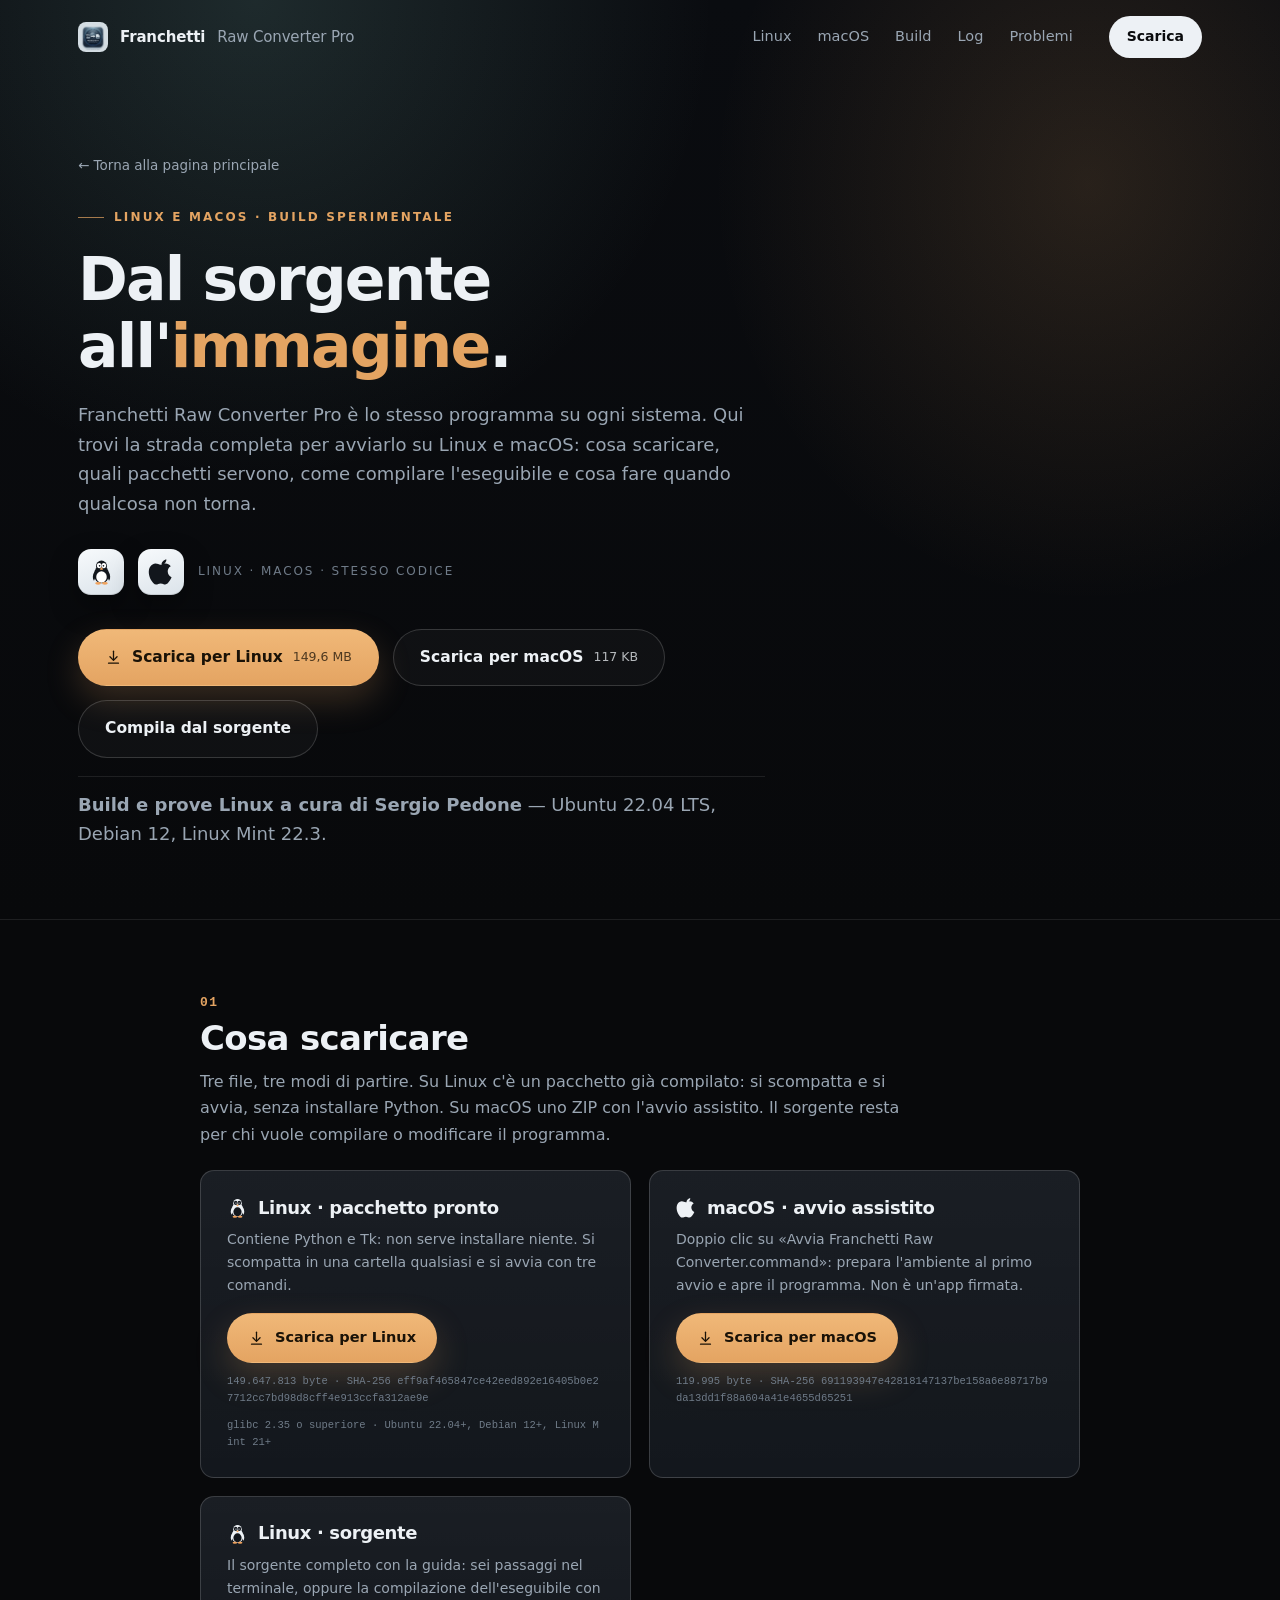
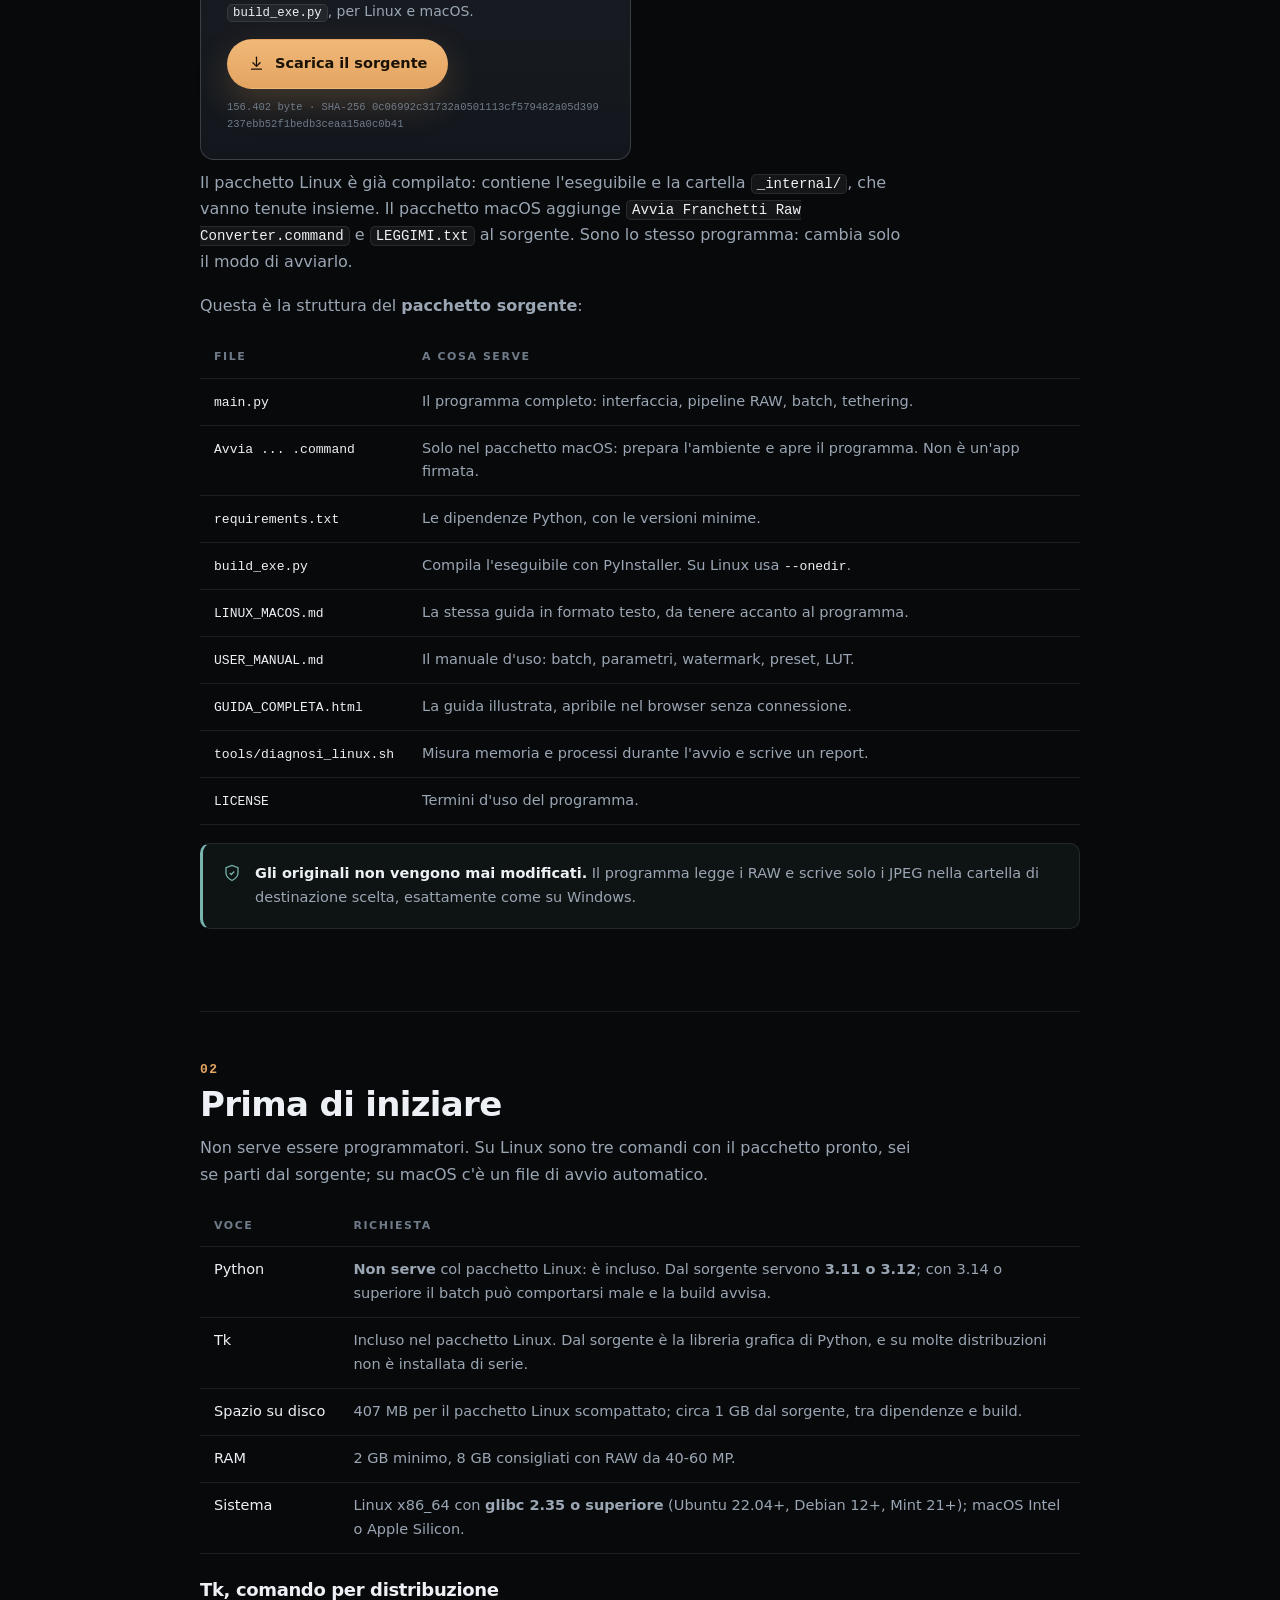
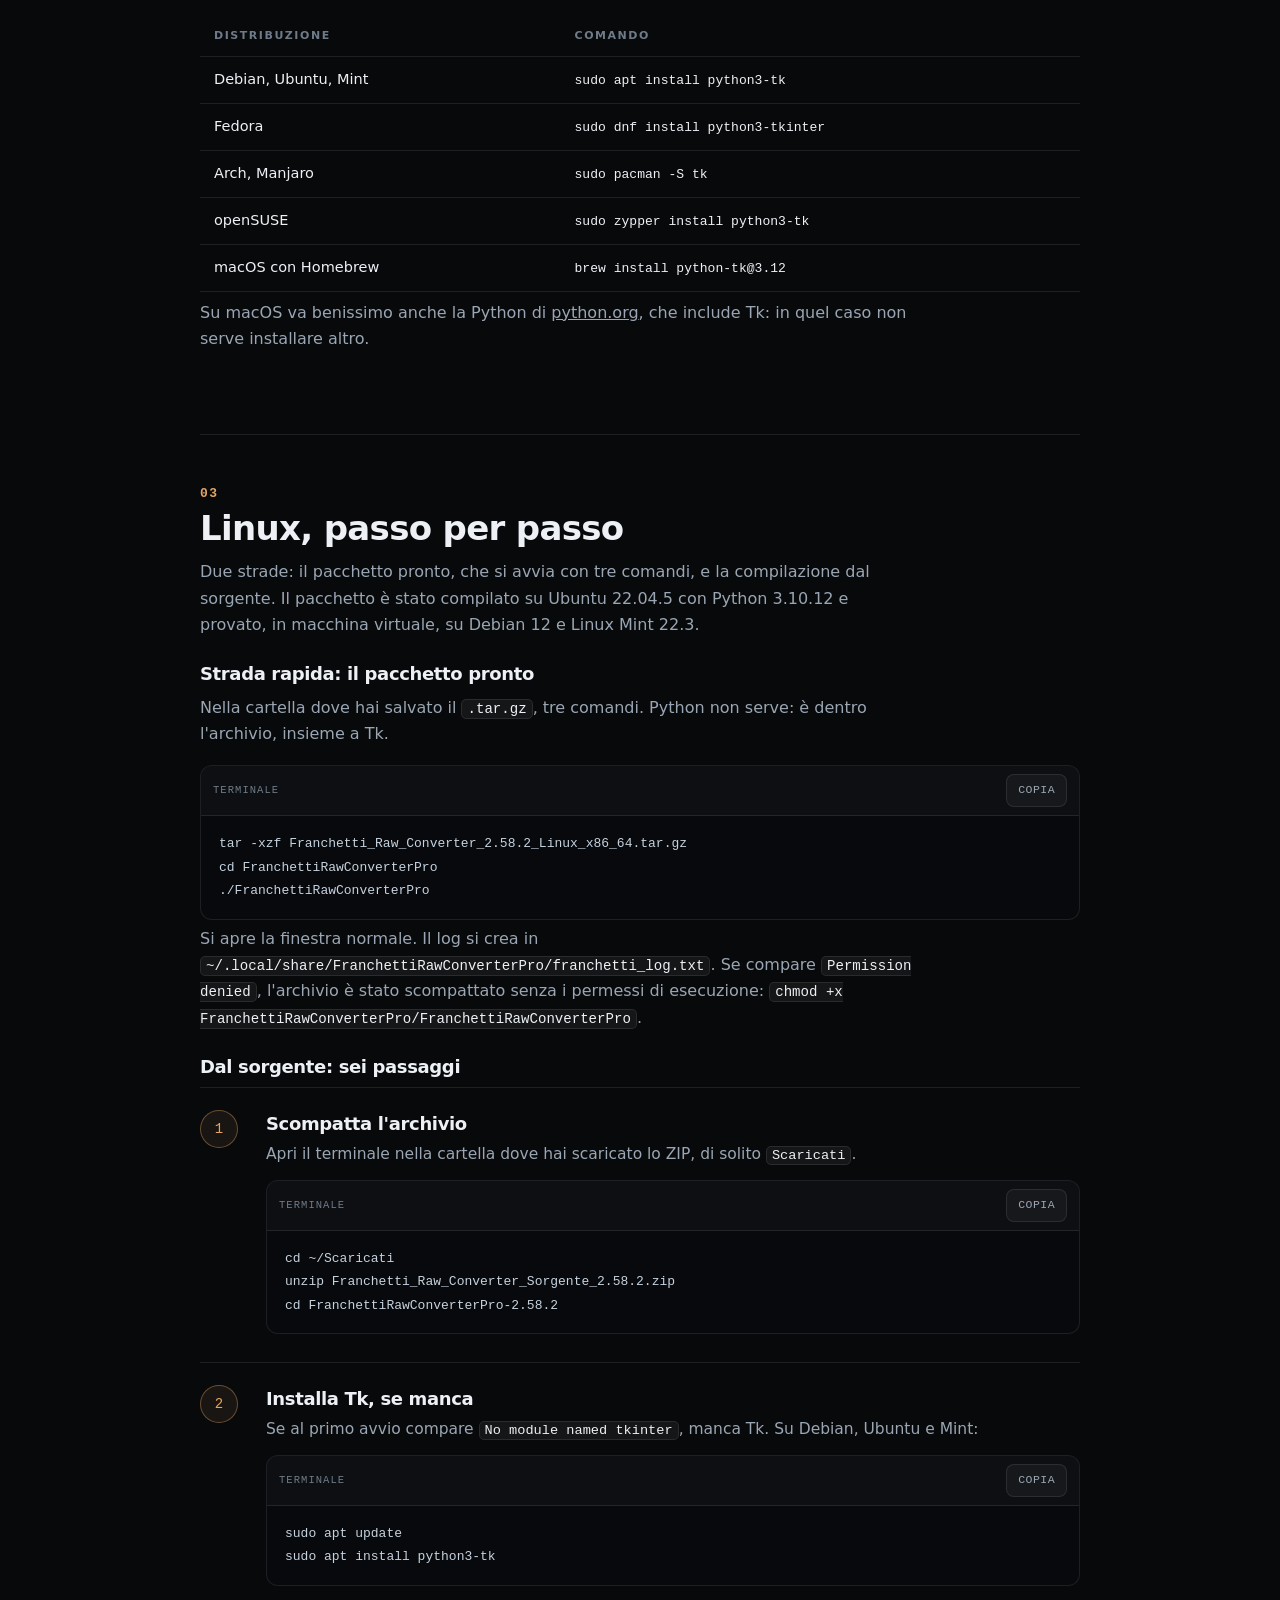
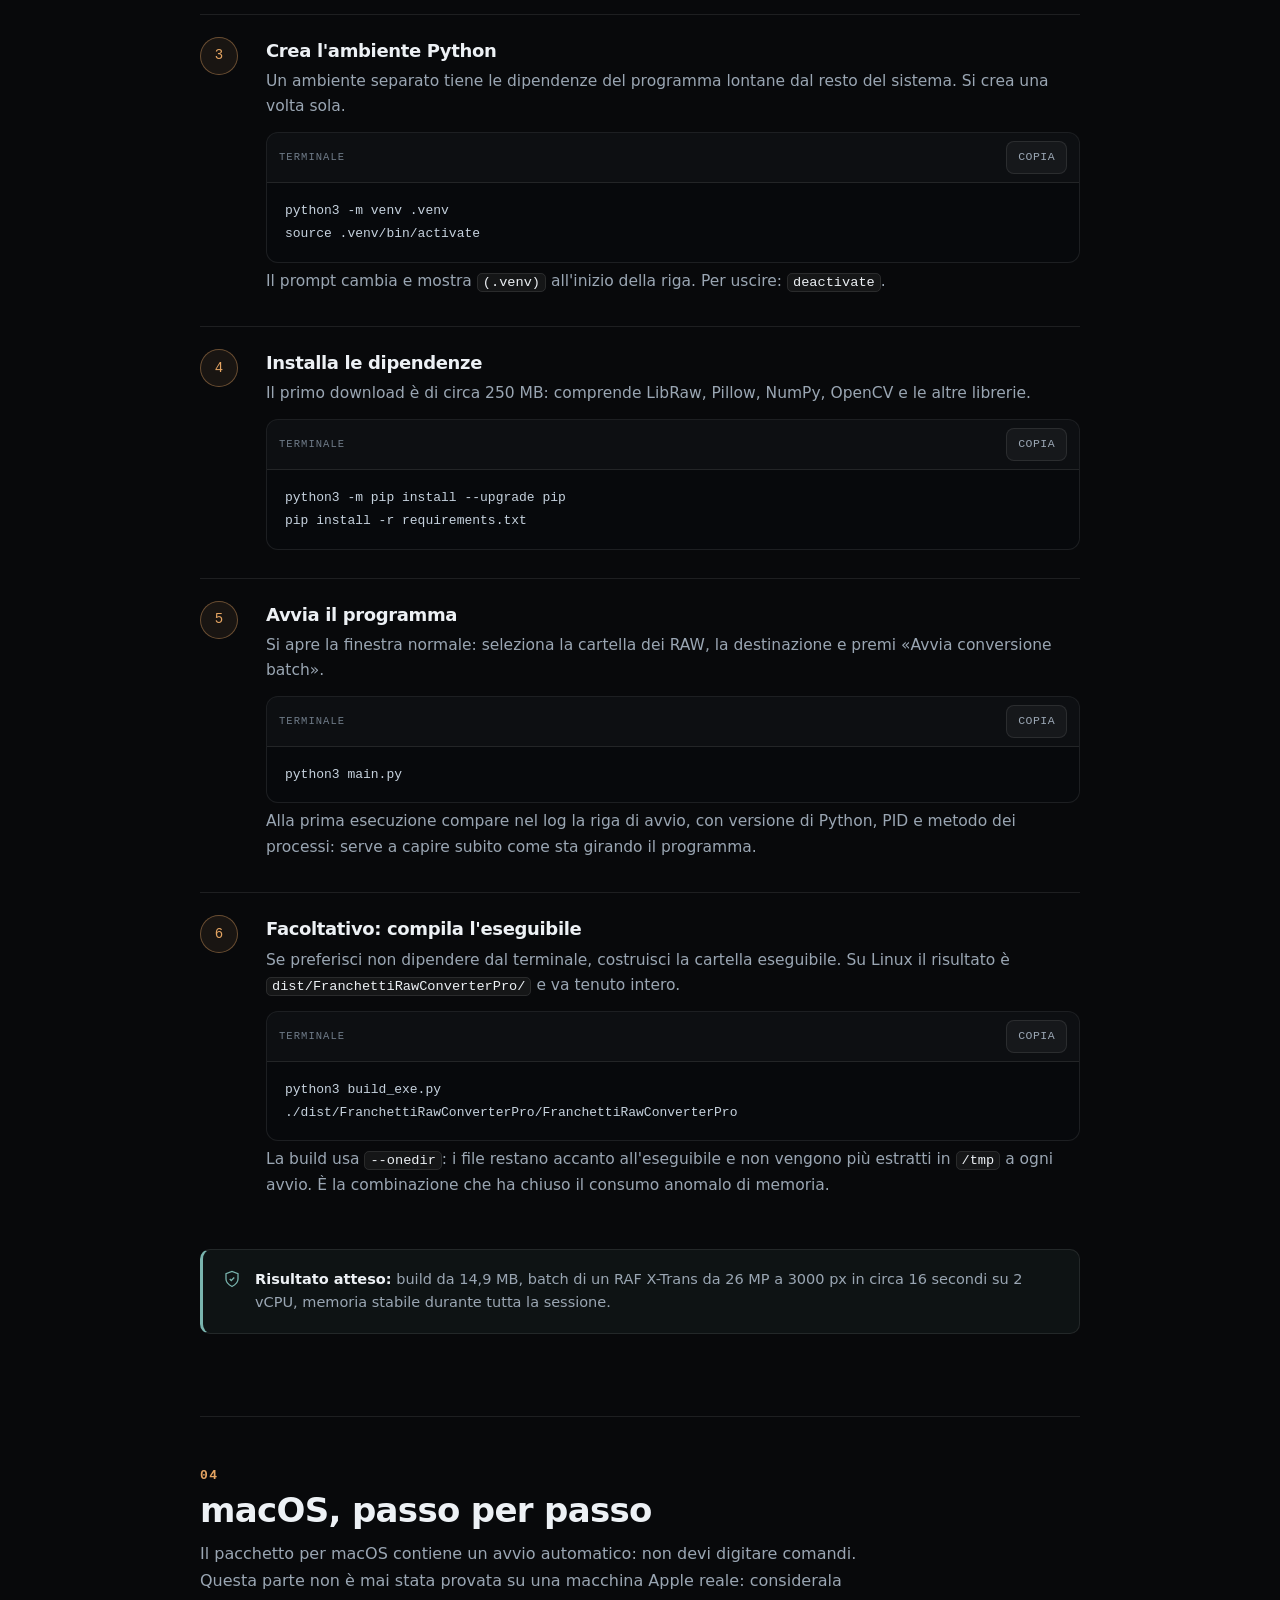
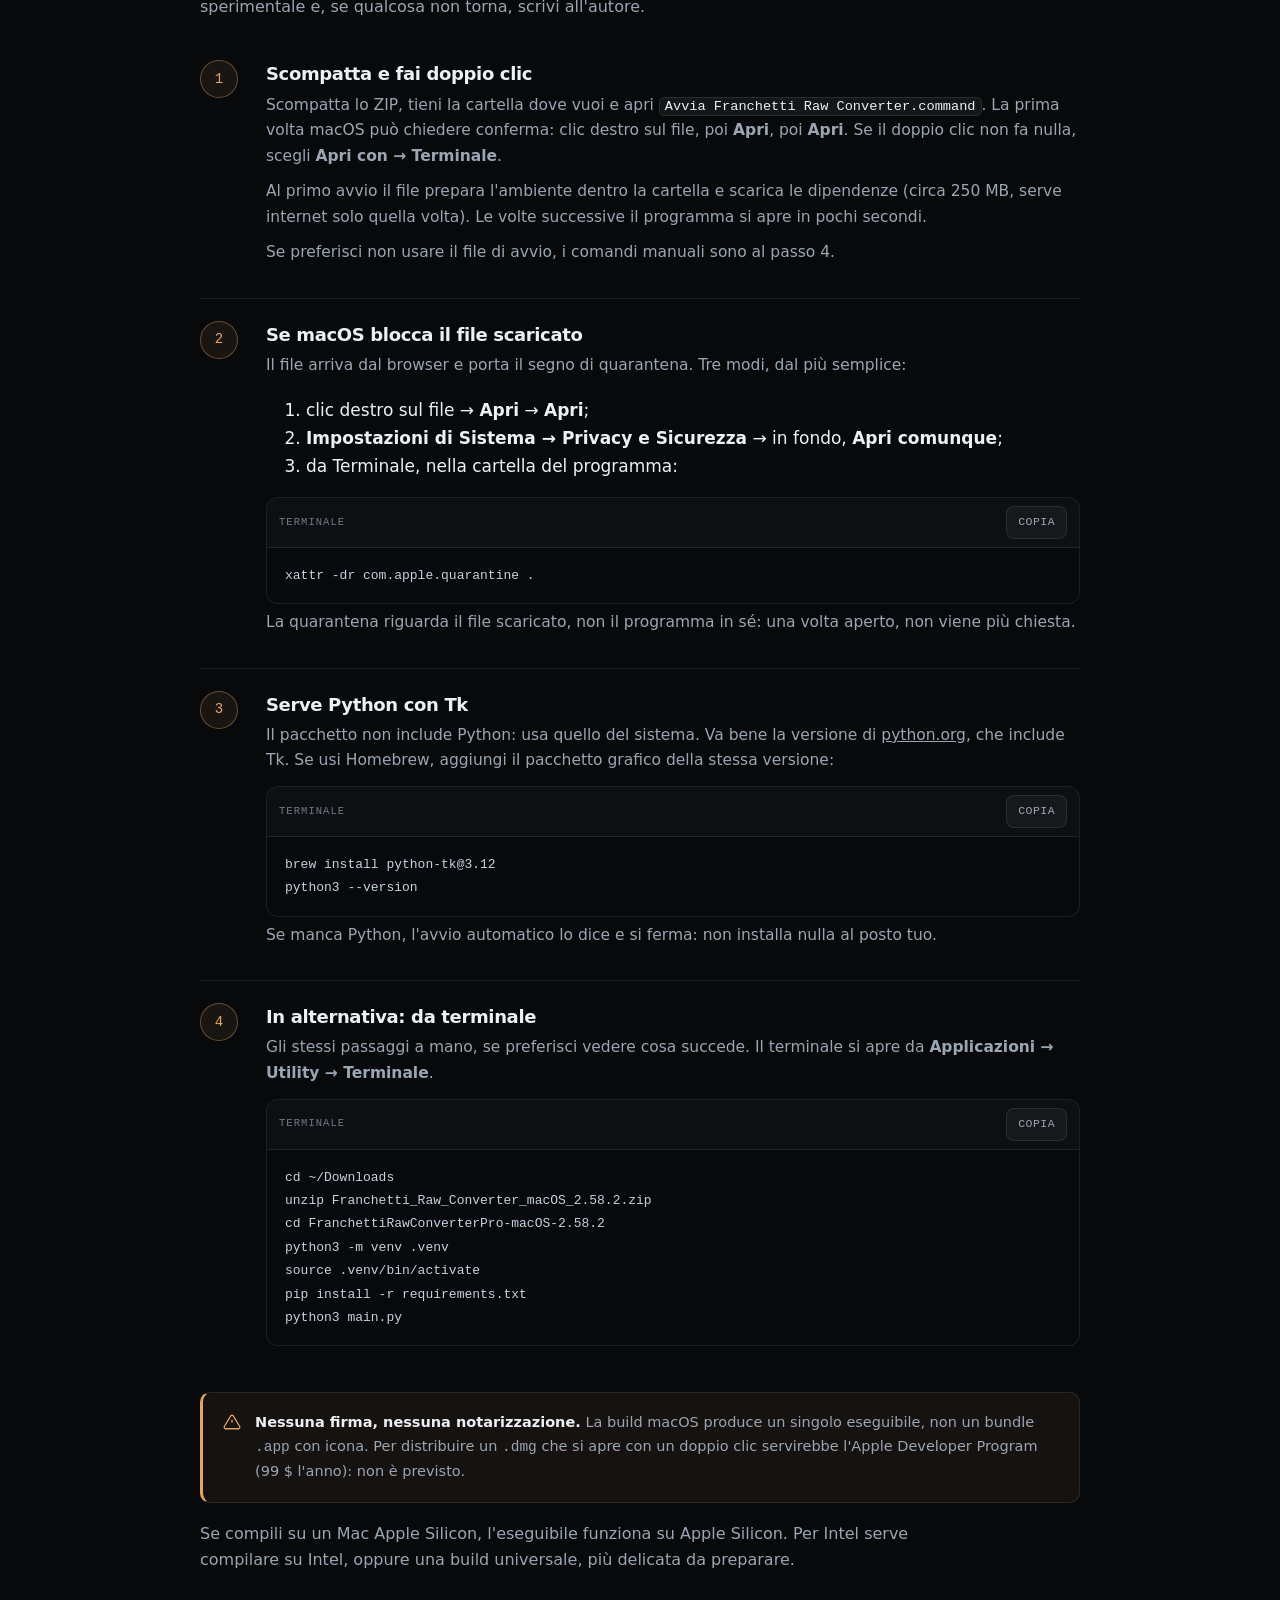
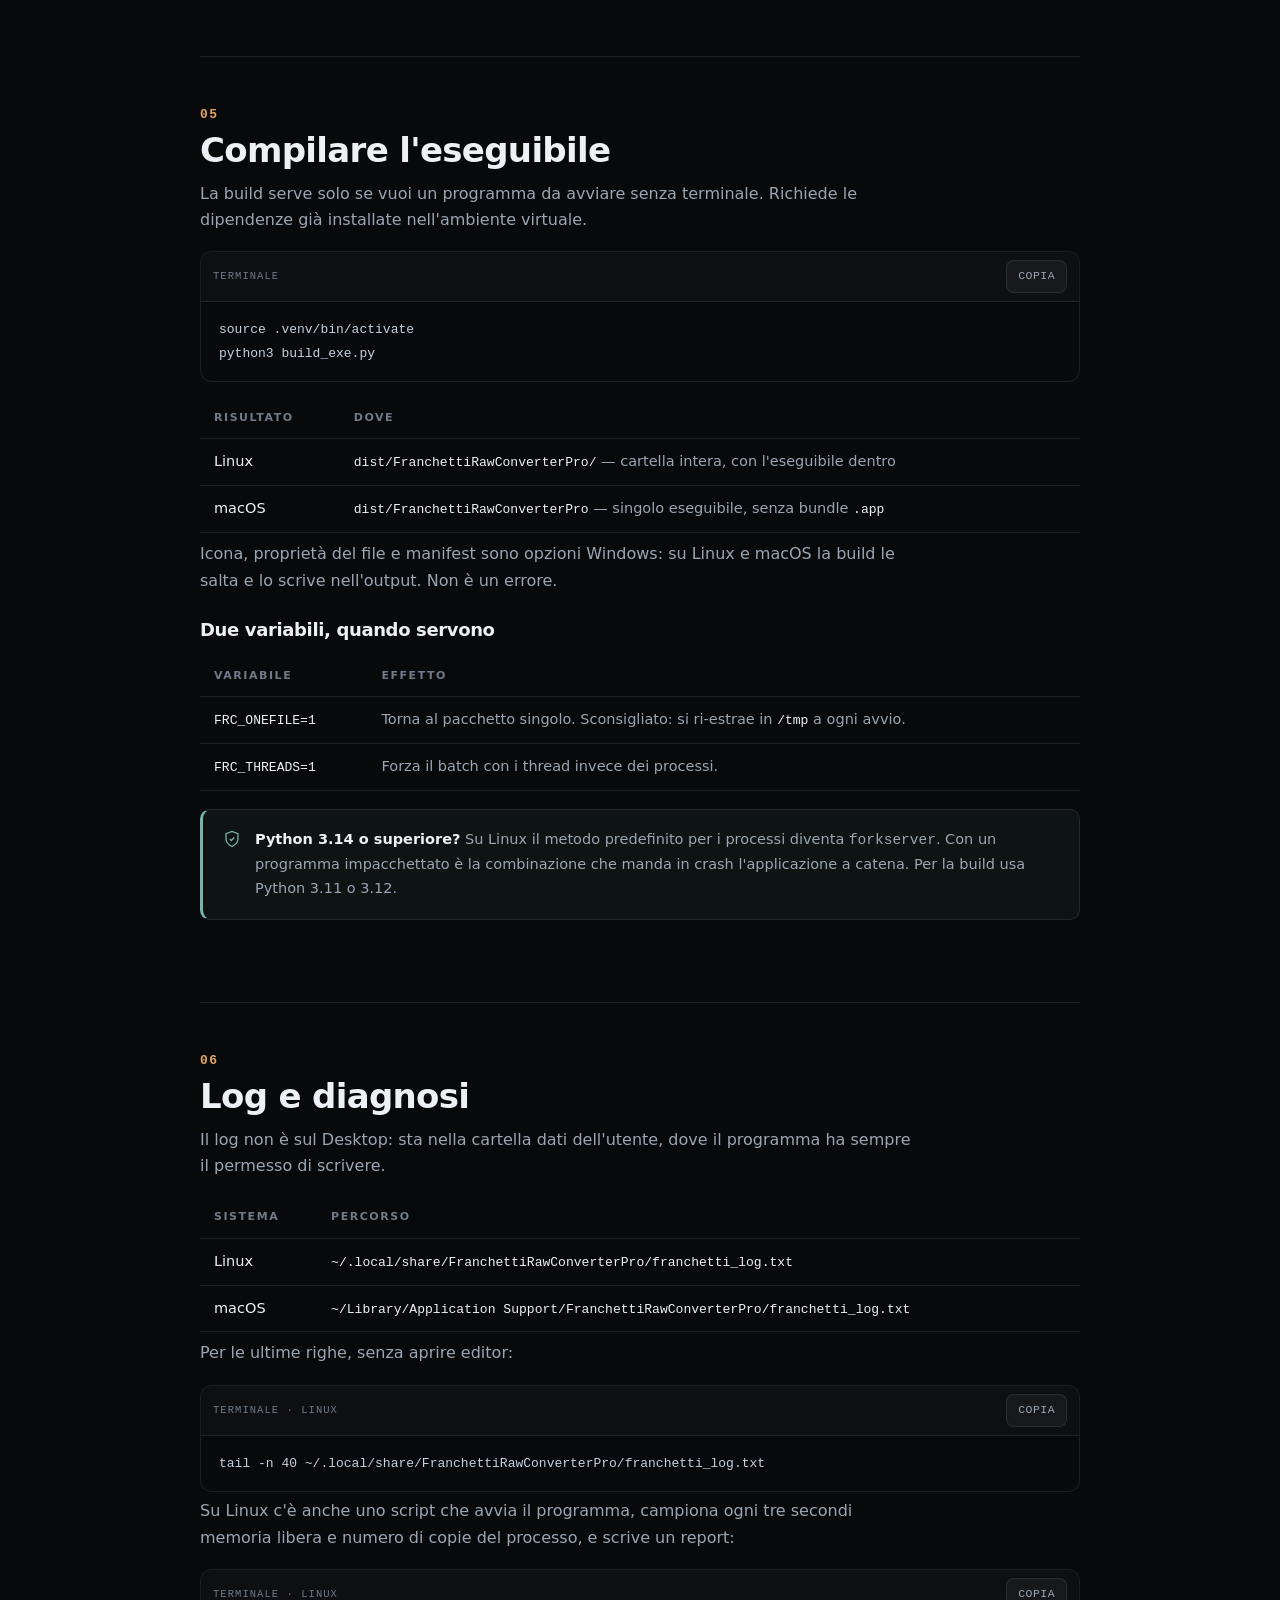
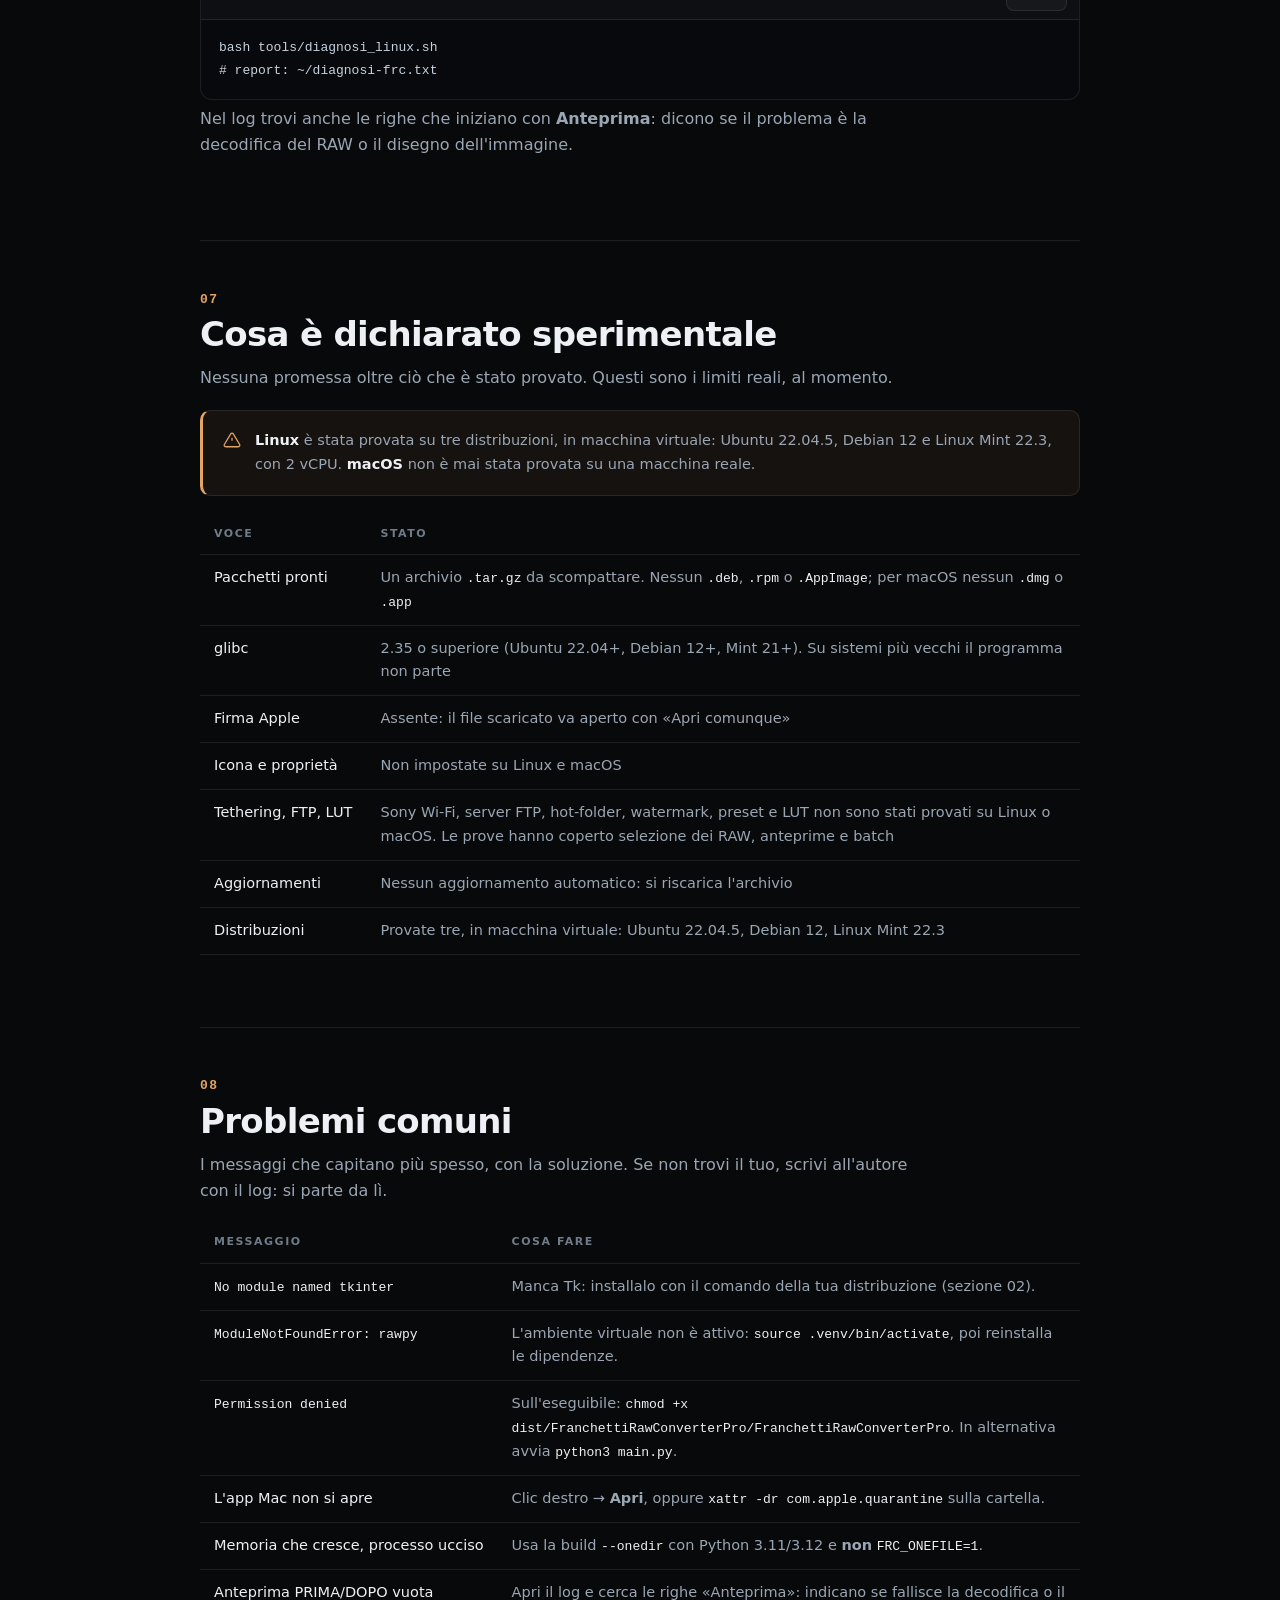
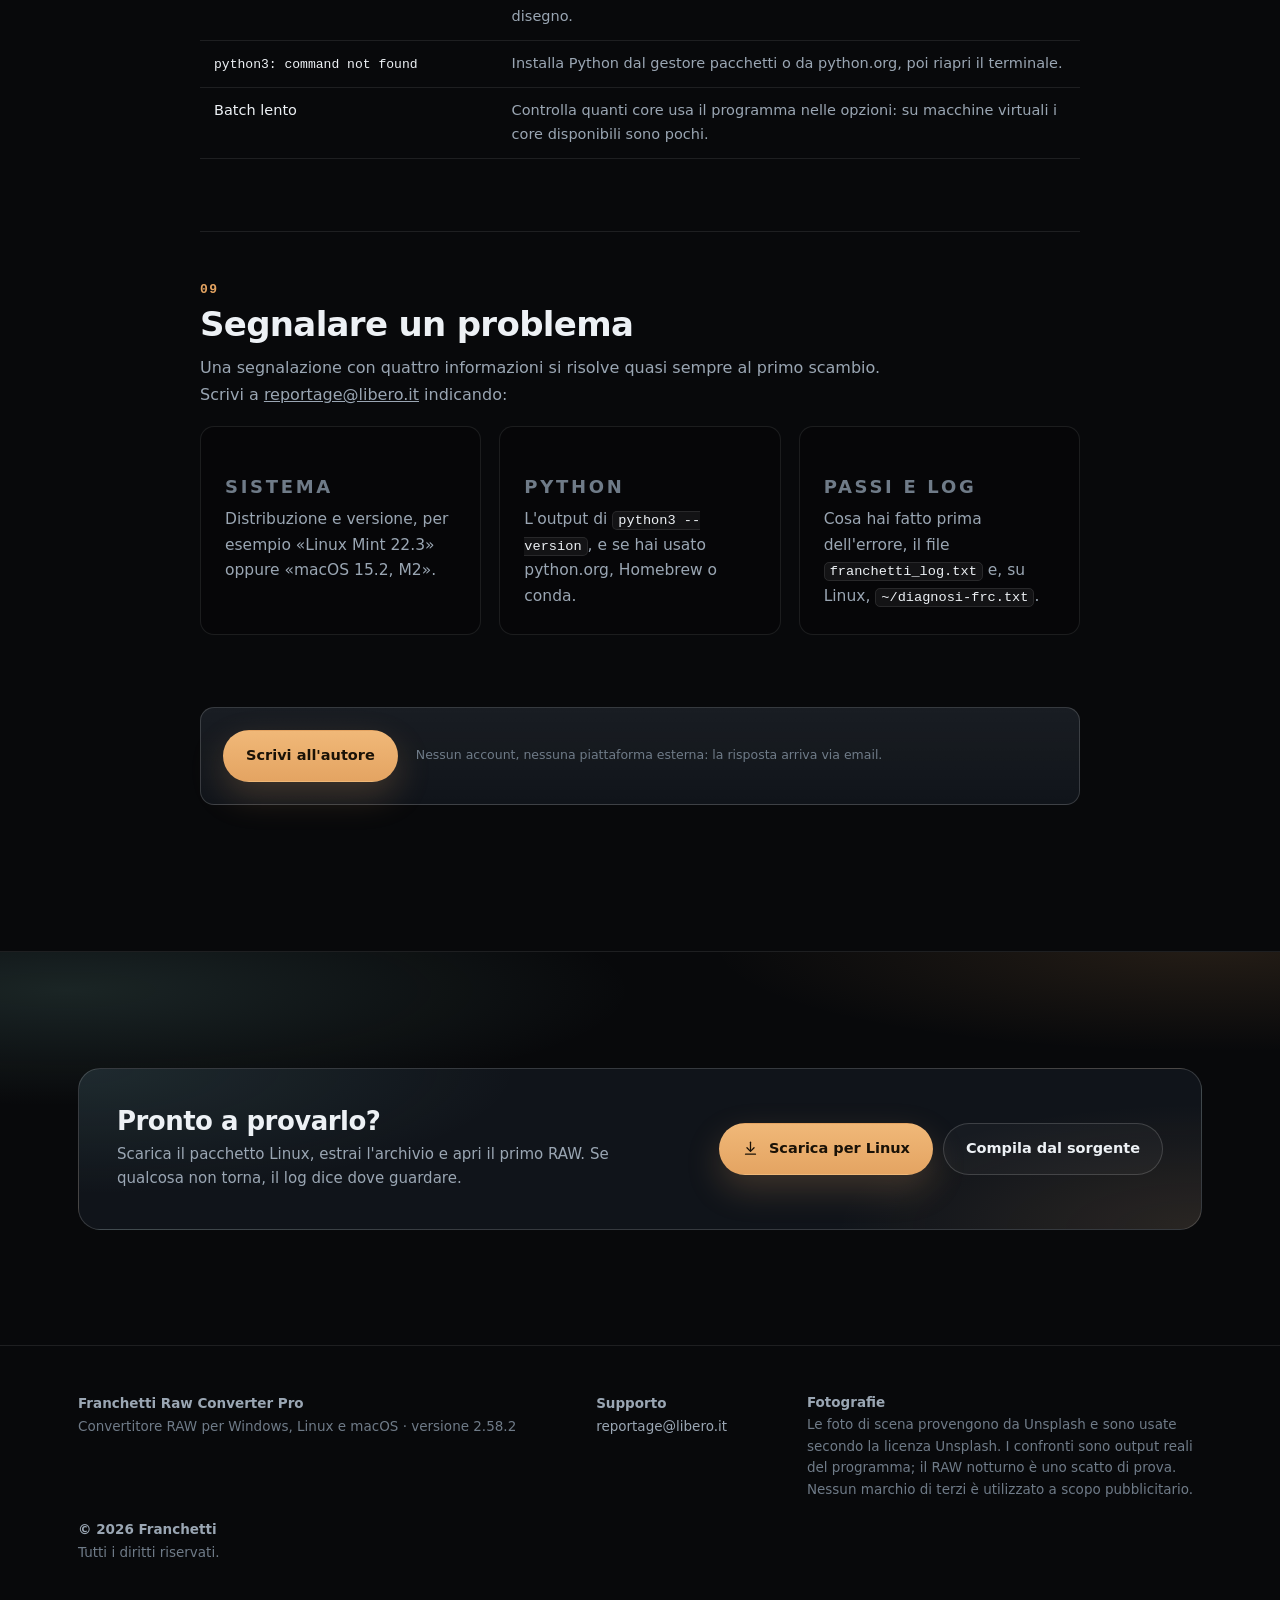
<file: site/linux.html>
<!DOCTYPE html>
<html lang="it">
<head>
<meta charset="utf-8">
<meta name="viewport" content="width=device-width, initial-scale=1">
<title>Linux e macOS — Franchetti Raw Converter Pro</title>
<meta name="description" content="Scarica Franchetti Raw Converter Pro per Linux — pacchetto pronto, glibc 2.35+, nessun Python da installare — e per macOS con avvio assistito: comandi, requisiti, build dal sorgente, log e problemi comuni. Build sperimentale.">
<link rel="canonical" href="https://franchettibiagio.github.io/franchetti-raw-converter-site/linux.html" />
<meta name="theme-color" content="#08090b">
<meta property="og:site_name" content="Franchetti Raw Converter Pro">
<meta property="og:locale" content="it_IT">
<meta property="og:title" content="Linux e macOS — Franchetti Raw Converter Pro">
<meta property="og:description" content="Pacchetto pronto per Linux e avvio assistito per macOS: comandi, requisiti, build dal sorgente e limiti dichiarati.">
<meta property="og:type" content="article">
<meta property="og:url" content="https://franchettibiagio.github.io/franchetti-raw-converter-site/linux.html">
<meta property="og:image" content="https://franchettibiagio.github.io/franchetti-raw-converter-site/assets/banner-linux-mac.png">
<meta property="og:image:type" content="image/png">
<meta property="og:image:width" content="1200">
<meta property="og:image:height" content="630">
<meta property="og:image:alt" content="Franchetti Raw Converter Pro ora anche su Linux e macOS: la sezione del sito con i due download">
<meta name="twitter:card" content="summary_large_image">
<meta name="twitter:image" content="https://franchettibiagio.github.io/franchetti-raw-converter-site/assets/banner-linux-mac.png">
<link rel="icon" href="favicon.png" type="image/png">
<link rel="apple-touch-icon" href="assets/logo.png">
<link rel="stylesheet" href="styles.css">
</head>
<body>

<header class="nav" id="nav">
  <div class="wrap nav__inner">
    <a class="brand" href="index.html">
      <img src="assets/logo.png" alt="" width="30" height="30">
      Franchetti <span>Raw Converter Pro</span>
    </a>
    <nav class="nav__links" aria-label="Sezioni della guida">
      <a href="#linux">Linux</a>
      <a href="#macos">macOS</a>
      <a href="#build">Build</a>
      <a href="#log">Log</a>
      <a href="#problemi">Problemi</a>
    </nav>
    <a class="nav__cta" href="https://www.franchettitv.it/downloads/Franchetti_Raw_Converter_2.58.2_Linux_x86_64.tar.gz">Scarica</a>
  </div>
</header>

<main>

  <!-- ===================== HERO ===================== -->
  <section class="lx-hero">
    <div class="wrap">
      <a class="lx-back" href="index.html">← Torna alla pagina principale</a>
      <div class="lx-hero__inner">
        <span class="eyebrow">Linux e macOS · build sperimentale</span>
        <h1>Dal sorgente<br>all'<em>immagine</em>.</h1>
        <p>Franchetti Raw Converter Pro è lo stesso programma su ogni sistema. Qui trovi la strada completa per avviarlo su Linux e macOS: cosa scaricare, quali pacchetti servono, come compilare l'eseguibile e cosa fare quando qualcosa non torna.</p>

        <div class="lx-hero__logos">
          <span class="lx-logo">
            <svg viewBox="0 0 64 64" aria-hidden="true">
              <path d="M15 33c-4 6-5 15-1 21 3-4 4-12 4-19z" fill="#12161c"/>
              <path d="M49 33c4 6 5 15 1 21-3-4-4-12-4-19z" fill="#12161c"/>
              <ellipse cx="32" cy="39" rx="18" ry="21" fill="#12161c"/>
              <circle cx="32" cy="19" r="13" fill="#12161c"/>
              <ellipse cx="32" cy="45" rx="12.5" ry="13.5" fill="#ffffff"/>
              <ellipse cx="26.5" cy="18" rx="5.4" ry="6.4" fill="#ffffff"/>
              <ellipse cx="37.5" cy="18" rx="5.4" ry="6.4" fill="#ffffff"/>
              <circle cx="27.4" cy="18.6" r="1.9" fill="#12161c"/>
              <circle cx="36.6" cy="18.6" r="1.9" fill="#12161c"/>
              <path d="M32 21.5 28.2 26.5q3.8 2.9 7.6 0z" fill="#f0a35e"/>
              <ellipse cx="24" cy="60" rx="7" ry="3.2" fill="#f0a35e"/>
              <ellipse cx="40" cy="60" rx="7" ry="3.2" fill="#f0a35e"/>
            </svg>
          </span>
          <span class="lx-logo">
            <svg viewBox="0 0 24 24" fill="#12161c" aria-hidden="true"><path d="M16.365 1.43c0 1.14-.42 2.2-1.26 3.06-.9.94-2.02 1.48-3.05 1.39-.12-1.09.44-2.25 1.26-3.03.9-.86 2.16-1.44 3.05-1.42zM20.94 17.1c-.55 1.27-.82 1.84-1.53 2.96-.99 1.56-2.39 3.5-4.12 3.51-1.54.02-1.94-1-4.03-.99-2.09.01-2.53 1.01-4.07.99-1.73-.01-3.06-1.77-4.05-3.33-2.78-4.37-3.07-9.5-1.36-12.23 1.21-1.95 3.13-3.09 4.93-3.09 1.83 0 2.98 1.01 4.5 1.01 1.47 0 2.37-1.01 4.5-1.01 1.6 0 3.29.87 4.5 2.37-3.95 2.16-3.31 7.79.73 9.81z"/></svg>
          </span>
          <span>Linux · macOS · stesso codice</span>
        </div>

        <div class="hero__actions">
          <a class="btn btn--primary" href="https://www.franchettitv.it/downloads/Franchetti_Raw_Converter_2.58.2_Linux_x86_64.tar.gz">
            <svg viewBox="0 0 24 24" fill="none" stroke="currentColor" stroke-width="1.8" stroke-linecap="round" stroke-linejoin="round" aria-hidden="true"><path d="M12 3v12"/><path d="m7 11 5 5 5-5"/><path d="M5 20h14"/></svg>
            Scarica per Linux <small>149,6 MB</small>
          </a>
          <a class="btn btn--ghost" href="downloads/Franchetti_Raw_Converter_macOS_2.58.2.zip" download>Scarica per macOS <small>117 KB</small></a>
          <a class="btn btn--ghost" href="downloads/Franchetti_Raw_Converter_Sorgente_2.58.2.zip" download>Compila dal sorgente</a>
        </div>

        <p class="lx-credit"><b>Build e prove Linux a cura di Sergio Pedone</b> — Ubuntu 22.04 LTS, Debian 12, Linux Mint 22.3.</p>
      </div>
    </div>
  </section>

  <div class="wrap">

    <div class="lx-doc">

      <!-- ===================== COSA SCARICHI ===================== -->
      <section id="contenuto">
        <h2><span class="num">01</span>Cosa scaricare</h2>
        <p class="lead">Tre file, tre modi di partire. Su Linux c'è un pacchetto già compilato: si scompatta e si avvia, senza installare Python. Su macOS uno ZIP con l'avvio assistito. Il sorgente resta per chi vuole compilare o modificare il programma.</p>

        <div class="lx-downloads">
          <div class="lx-download">
            <h3>
              <svg viewBox="0 0 64 64" aria-hidden="true">
                <path d="M15 33c-4 6-5 15-1 21 3-4 4-12 4-19z" fill="#eef2f6"/>
                <path d="M49 33c4 6 5 15 1 21-3-4-4-12-4-19z" fill="#eef2f6"/>
                <ellipse cx="32" cy="39" rx="18" ry="21" fill="#eef2f6"/>
                <circle cx="32" cy="19" r="13" fill="#eef2f6"/>
                <ellipse cx="32" cy="45" rx="12.5" ry="13.5" fill="#12161c"/>
                <ellipse cx="26.5" cy="18" rx="5.4" ry="6.4" fill="#12161c"/>
                <ellipse cx="37.5" cy="18" rx="5.4" ry="6.4" fill="#12161c"/>
                <circle cx="27.4" cy="18.6" r="1.9" fill="#eef2f6"/>
                <circle cx="36.6" cy="18.6" r="1.9" fill="#eef2f6"/>
                <path d="M32 21.5 28.2 26.5q3.8 2.9 7.6 0z" fill="#f0a35e"/>
                <ellipse cx="24" cy="60" rx="7" ry="3.2" fill="#f0a35e"/>
                <ellipse cx="40" cy="60" rx="7" ry="3.2" fill="#f0a35e"/>
              </svg>
              Linux · pacchetto pronto
            </h3>
            <p>Contiene Python e Tk: non serve installare niente. Si scompatta in una cartella qualsiasi e si avvia con tre comandi.</p>
            <a class="btn btn--primary" href="https://www.franchettitv.it/downloads/Franchetti_Raw_Converter_2.58.2_Linux_x86_64.tar.gz">
              <svg viewBox="0 0 24 24" fill="none" stroke="currentColor" stroke-width="1.8" stroke-linecap="round" stroke-linejoin="round" aria-hidden="true"><path d="M12 3v12"/><path d="m7 11 5 5 5-5"/><path d="M5 20h14"/></svg>
              Scarica per Linux
            </a>
            <span class="lx-download__meta">149.647.813 byte · SHA-256 eff9af465847ce42eed892e16405b0e27712cc7bd98d8cff4e913ccfa312ae9e</span>
            <span class="lx-download__meta">glibc 2.35 o superiore · Ubuntu 22.04+, Debian 12+, Linux Mint 21+</span>
          </div>

          <div class="lx-download">
            <h3>
              <svg viewBox="0 0 24 24" fill="#eef2f6" aria-hidden="true"><path d="M16.365 1.43c0 1.14-.42 2.2-1.26 3.06-.9.94-2.02 1.48-3.05 1.39-.12-1.09.44-2.25 1.26-3.03.9-.86 2.16-1.44 3.05-1.42zM20.94 17.1c-.55 1.27-.82 1.84-1.53 2.96-.99 1.56-2.39 3.5-4.12 3.51-1.54.02-1.94-1-4.03-.99-2.09.01-2.53 1.01-4.07.99-1.73-.01-3.06-1.77-4.05-3.33-2.78-4.37-3.07-9.5-1.36-12.23 1.21-1.95 3.13-3.09 4.93-3.09 1.83 0 2.98 1.01 4.5 1.01 1.47 0 2.37-1.01 4.5-1.01 1.6 0 3.29.87 4.5 2.37-3.95 2.16-3.31 7.79.73 9.81z"/></svg>
              macOS · avvio assistito
            </h3>
            <p>Doppio clic su «Avvia Franchetti Raw Converter.command»: prepara l'ambiente al primo avvio e apre il programma. Non è un'app firmata.</p>
            <a class="btn btn--primary" href="downloads/Franchetti_Raw_Converter_macOS_2.58.2.zip" download>
              <svg viewBox="0 0 24 24" fill="none" stroke="currentColor" stroke-width="1.8" stroke-linecap="round" stroke-linejoin="round" aria-hidden="true"><path d="M12 3v12"/><path d="m7 11 5 5 5-5"/><path d="M5 20h14"/></svg>
              Scarica per macOS
            </a>
            <span class="lx-download__meta">119.995 byte · SHA-256 691193947e42818147137be158a6e88717b9da13dd1f88a604a41e4655d65251</span>
          </div>

          <div class="lx-download">
            <h3>
              <svg viewBox="0 0 64 64" aria-hidden="true">
                <path d="M15 33c-4 6-5 15-1 21 3-4 4-12 4-19z" fill="#eef2f6"/>
                <path d="M49 33c4 6 5 15 1 21-3-4-4-12-4-19z" fill="#eef2f6"/>
                <ellipse cx="32" cy="39" rx="18" ry="21" fill="#eef2f6"/>
                <circle cx="32" cy="19" r="13" fill="#eef2f6"/>
                <ellipse cx="32" cy="45" rx="12.5" ry="13.5" fill="#12161c"/>
                <ellipse cx="26.5" cy="18" rx="5.4" ry="6.4" fill="#12161c"/>
                <ellipse cx="37.5" cy="18" rx="5.4" ry="6.4" fill="#12161c"/>
                <circle cx="27.4" cy="18.6" r="1.9" fill="#eef2f6"/>
                <circle cx="36.6" cy="18.6" r="1.9" fill="#eef2f6"/>
                <path d="M32 21.5 28.2 26.5q3.8 2.9 7.6 0z" fill="#f0a35e"/>
                <ellipse cx="24" cy="60" rx="7" ry="3.2" fill="#f0a35e"/>
                <ellipse cx="40" cy="60" rx="7" ry="3.2" fill="#f0a35e"/>
              </svg>
              Linux · sorgente
            </h3>
            <p>Il sorgente completo con la guida: sei passaggi nel terminale, oppure la compilazione dell'eseguibile con <code>build_exe.py</code>, per Linux e macOS.</p>
            <a class="btn btn--primary" href="downloads/Franchetti_Raw_Converter_Sorgente_2.58.2.zip" download>
              <svg viewBox="0 0 24 24" fill="none" stroke="currentColor" stroke-width="1.8" stroke-linecap="round" stroke-linejoin="round" aria-hidden="true"><path d="M12 3v12"/><path d="m7 11 5 5 5-5"/><path d="M5 20h14"/></svg>
              Scarica il sorgente
            </a>
            <span class="lx-download__meta">156.402 byte · SHA-256 0c06992c31732a0501113cf579482a05d399237ebb52f1bedb3ceaa15a0c0b41</span>
          </div>
        </div>

        <p>Il pacchetto Linux è già compilato: contiene l'eseguibile e la cartella <code>_internal/</code>, che vanno tenute insieme. Il pacchetto macOS aggiunge <code>Avvia Franchetti Raw Converter.command</code> e <code>LEGGIMI.txt</code> al sorgente. Sono lo stesso programma: cambia solo il modo di avviarlo.</p>

        <p>Questa è la struttura del <b>pacchetto sorgente</b>:</p>

        <table class="lx-table">
          <thead>
            <tr><th>File</th><th>A cosa serve</th></tr>
          </thead>
          <tbody>
            <tr><td><code>main.py</code></td><td>Il programma completo: interfaccia, pipeline RAW, batch, tethering.</td></tr>
            <tr><td><code>Avvia ... .command</code></td><td>Solo nel pacchetto macOS: prepara l'ambiente e apre il programma. Non è un'app firmata.</td></tr>
            <tr><td><code>requirements.txt</code></td><td>Le dipendenze Python, con le versioni minime.</td></tr>
            <tr><td><code>build_exe.py</code></td><td>Compila l'eseguibile con PyInstaller. Su Linux usa <code>--onedir</code>.</td></tr>
            <tr><td><code>LINUX_MACOS.md</code></td><td>La stessa guida in formato testo, da tenere accanto al programma.</td></tr>
            <tr><td><code>USER_MANUAL.md</code></td><td>Il manuale d'uso: batch, parametri, watermark, preset, LUT.</td></tr>
            <tr><td><code>GUIDA_COMPLETA.html</code></td><td>La guida illustrata, apribile nel browser senza connessione.</td></tr>
            <tr><td><code>tools/diagnosi_linux.sh</code></td><td>Misura memoria e processi durante l'avvio e scrive un report.</td></tr>
            <tr><td><code>LICENSE</code></td><td>Termini d'uso del programma.</td></tr>
          </tbody>
        </table>

        <div class="lx-callout">
          <svg viewBox="0 0 24 24" aria-hidden="true"><path d="M12 22s8-4 8-10V5l-8-3-8 3v7c0 6 8 10 8 10z"/><path d="m9 12 2 2 4-4"/></svg>
          <span><strong>Gli originali non vengono mai modificati.</strong> Il programma legge i RAW e scrive solo i JPEG nella cartella di destinazione scelta, esattamente come su Windows.</span>
        </div>
      </section>

      <!-- ===================== PRIMA DI INIZIARE ===================== -->
      <section id="requisiti">
        <h2><span class="num">02</span>Prima di iniziare</h2>
        <p class="lead">Non serve essere programmatori. Su Linux sono tre comandi con il pacchetto pronto, sei se parti dal sorgente; su macOS c'è un file di avvio automatico.</p>

        <table class="lx-table">
          <thead>
            <tr><th>Voce</th><th>Richiesta</th></tr>
          </thead>
          <tbody>
            <tr><td>Python</td><td><b>Non serve</b> col pacchetto Linux: è incluso. Dal sorgente servono <b>3.11 o 3.12</b>; con 3.14 o superiore il batch può comportarsi male e la build avvisa.</td></tr>
            <tr><td>Tk</td><td>Incluso nel pacchetto Linux. Dal sorgente è la libreria grafica di Python, e su molte distribuzioni non è installata di serie.</td></tr>
            <tr><td>Spazio su disco</td><td>407 MB per il pacchetto Linux scompattato; circa 1 GB dal sorgente, tra dipendenze e build.</td></tr>
            <tr><td>RAM</td><td>2 GB minimo, 8 GB consigliati con RAW da 40-60 MP.</td></tr>
            <tr><td>Sistema</td><td>Linux x86_64 con <b>glibc 2.35 o superiore</b> (Ubuntu 22.04+, Debian 12+, Mint 21+); macOS Intel o Apple Silicon.</td></tr>
          </tbody>
        </table>

        <h3>Tk, comando per distribuzione</h3>
        <table class="lx-table">
          <thead>
            <tr><th>Distribuzione</th><th>Comando</th></tr>
          </thead>
          <tbody>
            <tr><td>Debian, Ubuntu, Mint</td><td><code>sudo apt install python3-tk</code></td></tr>
            <tr><td>Fedora</td><td><code>sudo dnf install python3-tkinter</code></td></tr>
            <tr><td>Arch, Manjaro</td><td><code>sudo pacman -S tk</code></td></tr>
            <tr><td>openSUSE</td><td><code>sudo zypper install python3-tk</code></td></tr>
            <tr><td>macOS con Homebrew</td><td><code>brew install python-tk@3.12</code></td></tr>
          </tbody>
        </table>

        <p>Su macOS va benissimo anche la Python di <a href="https://www.python.org/downloads/" rel="noopener">python.org</a>, che include Tk: in quel caso non serve installare altro.</p>
      </section>

      <!-- ===================== LINUX ===================== -->
      <section id="linux">
        <h2><span class="num">03</span>Linux, passo per passo</h2>
        <p class="lead">Due strade: il pacchetto pronto, che si avvia con tre comandi, e la compilazione dal sorgente. Il pacchetto è stato compilato su Ubuntu 22.04.5 con Python 3.10.12 e provato, in macchina virtuale, su Debian 12 e Linux Mint 22.3.</p>

        <h3>Strada rapida: il pacchetto pronto</h3>
        <p>Nella cartella dove hai salvato il <code>.tar.gz</code>, tre comandi. Python non serve: è dentro l'archivio, insieme a Tk.</p>
        <div class="lx-code">
          <div class="lx-code__bar"><span>Terminale</span><button class="lx-copy" type="button" data-lx-copy="#cmd-0">Copia</button></div>
          <pre id="cmd-0">tar -xzf Franchetti_Raw_Converter_2.58.2_Linux_x86_64.tar.gz
cd FranchettiRawConverterPro
./FranchettiRawConverterPro</pre>
        </div>
        <p>Si apre la finestra normale. Il log si crea in <code>~/.local/share/FranchettiRawConverterPro/franchetti_log.txt</code>. Se compare <code>Permission denied</code>, l'archivio è stato scompattato senza i permessi di esecuzione: <code>chmod +x FranchettiRawConverterPro/FranchettiRawConverterPro</code>.</p>

        <h3>Dal sorgente: sei passaggi</h3>

        <div class="lx-stepblock">
          <span class="lx-stepblock__n">1</span>
          <div>
            <h3>Scompatta l'archivio</h3>
            <p>Apri il terminale nella cartella dove hai scaricato lo ZIP, di solito <code>Scaricati</code>.</p>
            <div class="lx-code">
              <div class="lx-code__bar"><span>Terminale</span><button class="lx-copy" type="button" data-lx-copy="#cmd-1">Copia</button></div>
              <pre id="cmd-1">cd ~/Scaricati
unzip Franchetti_Raw_Converter_Sorgente_2.58.2.zip
cd FranchettiRawConverterPro-2.58.2</pre>
            </div>
          </div>
        </div>

        <div class="lx-stepblock">
          <span class="lx-stepblock__n">2</span>
          <div>
            <h3>Installa Tk, se manca</h3>
            <p>Se al primo avvio compare <code>No module named tkinter</code>, manca Tk. Su Debian, Ubuntu e Mint:</p>
            <div class="lx-code">
              <div class="lx-code__bar"><span>Terminale</span><button class="lx-copy" type="button" data-lx-copy="#cmd-2">Copia</button></div>
              <pre id="cmd-2">sudo apt update
sudo apt install python3-tk</pre>
            </div>
          </div>
        </div>

        <div class="lx-stepblock">
          <span class="lx-stepblock__n">3</span>
          <div>
            <h3>Crea l'ambiente Python</h3>
            <p>Un ambiente separato tiene le dipendenze del programma lontane dal resto del sistema. Si crea una volta sola.</p>
            <div class="lx-code">
              <div class="lx-code__bar"><span>Terminale</span><button class="lx-copy" type="button" data-lx-copy="#cmd-3">Copia</button></div>
              <pre id="cmd-3">python3 -m venv .venv
source .venv/bin/activate</pre>
            </div>
            <p>Il prompt cambia e mostra <code>(.venv)</code> all'inizio della riga. Per uscire: <code>deactivate</code>.</p>
          </div>
        </div>

        <div class="lx-stepblock">
          <span class="lx-stepblock__n">4</span>
          <div>
            <h3>Installa le dipendenze</h3>
            <p>Il primo download è di circa 250 MB: comprende LibRaw, Pillow, NumPy, OpenCV e le altre librerie.</p>
            <div class="lx-code">
              <div class="lx-code__bar"><span>Terminale</span><button class="lx-copy" type="button" data-lx-copy="#cmd-4">Copia</button></div>
              <pre id="cmd-4">python3 -m pip install --upgrade pip
pip install -r requirements.txt</pre>
            </div>
          </div>
        </div>

        <div class="lx-stepblock">
          <span class="lx-stepblock__n">5</span>
          <div>
            <h3>Avvia il programma</h3>
            <p>Si apre la finestra normale: seleziona la cartella dei RAW, la destinazione e premi «Avvia conversione batch».</p>
            <div class="lx-code">
              <div class="lx-code__bar"><span>Terminale</span><button class="lx-copy" type="button" data-lx-copy="#cmd-5">Copia</button></div>
              <pre id="cmd-5">python3 main.py</pre>
            </div>
            <p>Alla prima esecuzione compare nel log la riga di avvio, con versione di Python, PID e metodo dei processi: serve a capire subito come sta girando il programma.</p>
          </div>
        </div>

        <div class="lx-stepblock">
          <span class="lx-stepblock__n">6</span>
          <div>
            <h3>Facoltativo: compila l'eseguibile</h3>
            <p>Se preferisci non dipendere dal terminale, costruisci la cartella eseguibile. Su Linux il risultato è <code>dist/FranchettiRawConverterPro/</code> e va tenuto intero.</p>
            <div class="lx-code">
              <div class="lx-code__bar"><span>Terminale</span><button class="lx-copy" type="button" data-lx-copy="#cmd-6">Copia</button></div>
              <pre id="cmd-6">python3 build_exe.py
./dist/FranchettiRawConverterPro/FranchettiRawConverterPro</pre>
            </div>
            <p>La build usa <code>--onedir</code>: i file restano accanto all'eseguibile e non vengono più estratti in <code>/tmp</code> a ogni avvio. È la combinazione che ha chiuso il consumo anomalo di memoria.</p>
          </div>
        </div>

        <div class="lx-callout">
          <svg viewBox="0 0 24 24" aria-hidden="true"><path d="M12 22s8-4 8-10V5l-8-3-8 3v7c0 6 8 10 8 10z"/><path d="m9 12 2 2 4-4"/></svg>
          <span><strong>Risultato atteso:</strong> build da 14,9 MB, batch di un RAF X-Trans da 26 MP a 3000 px in circa 16 secondi su 2 vCPU, memoria stabile durante tutta la sessione.</span>
        </div>
      </section>

      <!-- ===================== MACOS ===================== -->
      <section id="macos">
        <h2><span class="num">04</span>macOS, passo per passo</h2>
        <p class="lead">Il pacchetto per macOS contiene un avvio automatico: non devi digitare comandi. Questa parte non è mai stata provata su una macchina Apple reale: considerala sperimentale e, se qualcosa non torna, scrivi all'autore.</p>

        <div class="lx-stepblock">
          <span class="lx-stepblock__n">1</span>
          <div>
            <h3>Scompatta e fai doppio clic</h3>
            <p>Scompatta lo ZIP, tieni la cartella dove vuoi e apri <code>Avvia Franchetti Raw Converter.command</code>. La prima volta macOS può chiedere conferma: clic destro sul file, poi <b>Apri</b>, poi <b>Apri</b>. Se il doppio clic non fa nulla, scegli <b>Apri con → Terminale</b>.</p>
            <p>Al primo avvio il file prepara l'ambiente dentro la cartella e scarica le dipendenze (circa 250 MB, serve internet solo quella volta). Le volte successive il programma si apre in pochi secondi.</p>
            <p>Se preferisci non usare il file di avvio, i comandi manuali sono al passo 4.</p>
          </div>
        </div>

        <div class="lx-stepblock">
          <span class="lx-stepblock__n">2</span>
          <div>
            <h3>Se macOS blocca il file scaricato</h3>
            <p>Il file arriva dal browser e porta il segno di quarantena. Tre modi, dal più semplice:</p>
            <ol>
              <li>clic destro sul file → <b>Apri</b> → <b>Apri</b>;</li>
              <li><b>Impostazioni di Sistema → Privacy e Sicurezza</b> → in fondo, <b>Apri comunque</b>;</li>
              <li>da Terminale, nella cartella del programma:</li>
            </ol>
            <div class="lx-code">
              <div class="lx-code__bar"><span>Terminale</span><button class="lx-copy" type="button" data-lx-copy="#cmd-9">Copia</button></div>
              <pre id="cmd-9">xattr -dr com.apple.quarantine .</pre>
            </div>
            <p>La quarantena riguarda il file scaricato, non il programma in sé: una volta aperto, non viene più chiesta.</p>
          </div>
        </div>

        <div class="lx-stepblock">
          <span class="lx-stepblock__n">3</span>
          <div>
            <h3>Serve Python con Tk</h3>
            <p>Il pacchetto non include Python: usa quello del sistema. Va bene la versione di <a href="https://www.python.org/downloads/" rel="noopener">python.org</a>, che include Tk. Se usi Homebrew, aggiungi il pacchetto grafico della stessa versione:</p>
            <div class="lx-code">
              <div class="lx-code__bar"><span>Terminale</span><button class="lx-copy" type="button" data-lx-copy="#cmd-7">Copia</button></div>
              <pre id="cmd-7">brew install python-tk@3.12
python3 --version</pre>
            </div>
            <p>Se manca Python, l'avvio automatico lo dice e si ferma: non installa nulla al posto tuo.</p>
          </div>
        </div>

        <div class="lx-stepblock">
          <span class="lx-stepblock__n">4</span>
          <div>
            <h3>In alternativa: da terminale</h3>
            <p>Gli stessi passaggi a mano, se preferisci vedere cosa succede. Il terminale si apre da <b>Applicazioni → Utility → Terminale</b>.</p>
            <div class="lx-code">
              <div class="lx-code__bar"><span>Terminale</span><button class="lx-copy" type="button" data-lx-copy="#cmd-8">Copia</button></div>
              <pre id="cmd-8">cd ~/Downloads
unzip Franchetti_Raw_Converter_macOS_2.58.2.zip
cd FranchettiRawConverterPro-macOS-2.58.2
python3 -m venv .venv
source .venv/bin/activate
pip install -r requirements.txt
python3 main.py</pre>
            </div>
          </div>
        </div>

        <div class="lx-callout lx-callout--warn">
          <svg viewBox="0 0 24 24" aria-hidden="true"><path d="M12 9v4"/><path d="M12 17h.01"/><path d="M10.3 3.9 1.8 18a2 2 0 0 0 1.7 3h17a2 2 0 0 0 1.7-3L13.7 3.9a2 2 0 0 0-3.4 0z"/></svg>
          <span><strong>Nessuna firma, nessuna notarizzazione.</strong> La build macOS produce un singolo eseguibile, non un bundle <code>.app</code> con icona. Per distribuire un <code>.dmg</code> che si apre con un doppio clic servirebbe l'Apple Developer Program (99 $ l'anno): non è previsto.</span>
        </div>

        <p>Se compili su un Mac Apple Silicon, l'eseguibile funziona su Apple Silicon. Per Intel serve compilare su Intel, oppure una build universale, più delicata da preparare.</p>
      </section>

      <!-- ===================== BUILD ===================== -->
      <section id="build">
        <h2><span class="num">05</span>Compilare l'eseguibile</h2>
        <p class="lead">La build serve solo se vuoi un programma da avviare senza terminale. Richiede le dipendenze già installate nell'ambiente virtuale.</p>

        <div class="lx-code">
          <div class="lx-code__bar"><span>Terminale</span><button class="lx-copy" type="button" data-lx-copy="#cmd-10">Copia</button></div>
          <pre id="cmd-10">source .venv/bin/activate
python3 build_exe.py</pre>
        </div>

        <table class="lx-table">
          <thead>
            <tr><th>Risultato</th><th>Dove</th></tr>
          </thead>
          <tbody>
            <tr><td>Linux</td><td><code>dist/FranchettiRawConverterPro/</code> — cartella intera, con l'eseguibile dentro</td></tr>
            <tr><td>macOS</td><td><code>dist/FranchettiRawConverterPro</code> — singolo eseguibile, senza bundle <code>.app</code></td></tr>
          </tbody>
        </table>

        <p>Icona, proprietà del file e manifest sono opzioni Windows: su Linux e macOS la build le salta e lo scrive nell'output. Non è un errore.</p>

        <h3>Due variabili, quando servono</h3>
        <table class="lx-table">
          <thead>
            <tr><th>Variabile</th><th>Effetto</th></tr>
          </thead>
          <tbody>
            <tr><td><code>FRC_ONEFILE=1</code></td><td>Torna al pacchetto singolo. Sconsigliato: si ri-estrae in <code>/tmp</code> a ogni avvio.</td></tr>
            <tr><td><code>FRC_THREADS=1</code></td><td>Forza il batch con i thread invece dei processi.</td></tr>
          </tbody>
        </table>

        <div class="lx-callout">
          <svg viewBox="0 0 24 24" aria-hidden="true"><path d="M12 22s8-4 8-10V5l-8-3-8 3v7c0 6 8 10 8 10z"/><path d="m9 12 2 2 4-4"/></svg>
          <span><strong>Python 3.14 o superiore?</strong> Su Linux il metodo predefinito per i processi diventa <code>forkserver</code>. Con un programma impacchettato è la combinazione che manda in crash l'applicazione a catena. Per la build usa Python 3.11 o 3.12.</span>
        </div>
      </section>

      <!-- ===================== LOG ===================== -->
      <section id="log">
        <h2><span class="num">06</span>Log e diagnosi</h2>
        <p class="lead">Il log non è sul Desktop: sta nella cartella dati dell'utente, dove il programma ha sempre il permesso di scrivere.</p>

        <table class="lx-table">
          <thead>
            <tr><th>Sistema</th><th>Percorso</th></tr>
          </thead>
          <tbody>
            <tr><td>Linux</td><td><code>~/.local/share/FranchettiRawConverterPro/franchetti_log.txt</code></td></tr>
            <tr><td>macOS</td><td><code>~/Library/Application Support/FranchettiRawConverterPro/franchetti_log.txt</code></td></tr>
          </tbody>
        </table>

        <p>Per le ultime righe, senza aprire editor:</p>
        <div class="lx-code">
          <div class="lx-code__bar"><span>Terminale · Linux</span><button class="lx-copy" type="button" data-lx-copy="#cmd-11">Copia</button></div>
          <pre id="cmd-11">tail -n 40 ~/.local/share/FranchettiRawConverterPro/franchetti_log.txt</pre>
        </div>

        <p>Su Linux c'è anche uno script che avvia il programma, campiona ogni tre secondi memoria libera e numero di copie del processo, e scrive un report:</p>
        <div class="lx-code">
          <div class="lx-code__bar"><span>Terminale · Linux</span><button class="lx-copy" type="button" data-lx-copy="#cmd-12">Copia</button></div>
          <pre id="cmd-12">bash tools/diagnosi_linux.sh
# report: ~/diagnosi-frc.txt</pre>
        </div>

        <p>Nel log trovi anche le righe che iniziano con <b>Anteprima</b>: dicono se il problema è la decodifica del RAW o il disegno dell'immagine.</p>
      </section>

      <!-- ===================== LIMITI ===================== -->
      <section id="limiti">
        <h2><span class="num">07</span>Cosa è dichiarato sperimentale</h2>
        <p class="lead">Nessuna promessa oltre ciò che è stato provato. Questi sono i limiti reali, al momento.</p>

        <div class="lx-callout lx-callout--warn">
          <svg viewBox="0 0 24 24" aria-hidden="true"><path d="M12 9v4"/><path d="M12 17h.01"/><path d="M10.3 3.9 1.8 18a2 2 0 0 0 1.7 3h17a2 2 0 0 0 1.7-3L13.7 3.9a2 2 0 0 0-3.4 0z"/></svg>
          <span><strong>Linux</strong> è stata provata su tre distribuzioni, in macchina virtuale: Ubuntu 22.04.5, Debian 12 e Linux Mint 22.3, con 2 vCPU. <strong>macOS</strong> non è mai stata provata su una macchina reale.</span>
        </div>

        <table class="lx-table">
          <thead>
            <tr><th>Voce</th><th>Stato</th></tr>
          </thead>
          <tbody>
            <tr><td>Pacchetti pronti</td><td>Un archivio <code>.tar.gz</code> da scompattare. Nessun <code>.deb</code>, <code>.rpm</code> o <code>.AppImage</code>; per macOS nessun <code>.dmg</code> o <code>.app</code></td></tr>
            <tr><td>glibc</td><td>2.35 o superiore (Ubuntu 22.04+, Debian 12+, Mint 21+). Su sistemi più vecchi il programma non parte</td></tr>
            <tr><td>Firma Apple</td><td>Assente: il file scaricato va aperto con «Apri comunque»</td></tr>
            <tr><td>Icona e proprietà</td><td>Non impostate su Linux e macOS</td></tr>
            <tr><td>Tethering, FTP, LUT</td><td>Sony Wi-Fi, server FTP, hot-folder, watermark, preset e LUT non sono stati provati su Linux o macOS. Le prove hanno coperto selezione dei RAW, anteprime e batch</td></tr>
            <tr><td>Aggiornamenti</td><td>Nessun aggiornamento automatico: si riscarica l'archivio</td></tr>
            <tr><td>Distribuzioni</td><td>Provate tre, in macchina virtuale: Ubuntu 22.04.5, Debian 12, Linux Mint 22.3</td></tr>
          </tbody>
        </table>
      </section>

      <!-- ===================== PROBLEMI ===================== -->
      <section id="problemi">
        <h2><span class="num">08</span>Problemi comuni</h2>
        <p class="lead">I messaggi che capitano più spesso, con la soluzione. Se non trovi il tuo, scrivi all'autore con il log: si parte da lì.</p>

        <table class="lx-table">
          <thead>
            <tr><th>Messaggio</th><th>Cosa fare</th></tr>
          </thead>
          <tbody>
            <tr><td><code>No module named tkinter</code></td><td>Manca Tk: installalo con il comando della tua distribuzione (sezione 02).</td></tr>
            <tr><td><code>ModuleNotFoundError: rawpy</code></td><td>L'ambiente virtuale non è attivo: <code>source .venv/bin/activate</code>, poi reinstalla le dipendenze.</td></tr>
            <tr><td><code>Permission denied</code></td><td>Sull'eseguibile: <code>chmod +x dist/FranchettiRawConverterPro/FranchettiRawConverterPro</code>. In alternativa avvia <code>python3 main.py</code>.</td></tr>
            <tr><td>L'app Mac non si apre</td><td>Clic destro → <b>Apri</b>, oppure <code>xattr -dr com.apple.quarantine</code> sulla cartella.</td></tr>
            <tr><td>Memoria che cresce, processo ucciso</td><td>Usa la build <code>--onedir</code> con Python 3.11/3.12 e <b>non</b> <code>FRC_ONEFILE=1</code>.</td></tr>
            <tr><td>Anteprima PRIMA/DOPO vuota</td><td>Apri il log e cerca le righe «Anteprima»: indicano se fallisce la decodifica o il disegno.</td></tr>
            <tr><td><code>python3: command not found</code></td><td>Installa Python dal gestore pacchetti o da python.org, poi riapri il terminale.</td></tr>
            <tr><td>Batch lento</td><td>Controlla quanti core usa il programma nelle opzioni: su macchine virtuali i core disponibili sono pochi.</td></tr>
          </tbody>
        </table>
      </section>

      <!-- ===================== AIUTO ===================== -->
      <section id="aiuto">
        <h2><span class="num">09</span>Segnalare un problema</h2>
        <p class="lead">Una segnalazione con quattro informazioni si risolve quasi sempre al primo scambio. Scrivi a <a href="mailto:reportage@libero.it?subject=Franchetti%20Raw%20Converter%20Pro%20-%20Linux%20o%20macOS">reportage@libero.it</a> indicando:</p>

        <div class="lx-notes">
          <div class="lx-note">
            <h3>Sistema</h3>
            <p>Distribuzione e versione, per esempio «Linux Mint 22.3» oppure «macOS 15.2, M2».</p>
          </div>
          <div class="lx-note">
            <h3>Python</h3>
            <p>L'output di <code>python3 --version</code>, e se hai usato python.org, Homebrew o conda.</p>
          </div>
          <div class="lx-note">
            <h3>Passi e log</h3>
            <p>Cosa hai fatto prima dell'errore, il file <code>franchetti_log.txt</code> e, su Linux, <code>~/diagnosi-frc.txt</code>.</p>
          </div>
        </div>

        <div class="lx-dl">
          <a class="btn btn--primary" href="mailto:reportage@libero.it?subject=Franchetti%20Raw%20Converter%20Pro%20-%20Linux%20o%20macOS">Scrivi all'autore</a>
          <div class="lx-dl__meta">
            <span>Nessun account, nessuna piattaforma esterna: la risposta arriva via email.</span>
          </div>
        </div>
      </section>

    </div>
  </div>

  <!-- ===================== DOWNLOAD FINALE ===================== -->
  <section class="section lx" id="scarica">
    <div class="wrap">
      <div class="lx-cta" data-reveal>
        <div>
          <h3>Pronto a provarlo?</h3>
          <p>Scarica il pacchetto Linux, estrai l'archivio e apri il primo RAW. Se qualcosa non torna, il log dice dove guardare.</p>
        </div>
        <div class="lx-cta__actions">
          <a class="btn btn--primary" href="https://www.franchettitv.it/downloads/Franchetti_Raw_Converter_2.58.2_Linux_x86_64.tar.gz">
            <svg viewBox="0 0 24 24" fill="none" stroke="currentColor" stroke-width="1.8" stroke-linecap="round" stroke-linejoin="round" aria-hidden="true"><path d="M12 3v12"/><path d="m7 11 5 5 5-5"/><path d="M5 20h14"/></svg>
            Scarica per Linux
          </a>
          <a class="btn btn--ghost" href="downloads/Franchetti_Raw_Converter_Sorgente_2.58.2.zip" download>Compila dal sorgente</a>
        </div>
      </div>
    </div>
  </section>

</main>

<footer class="footer">
  <div class="wrap footer__inner">
    <div>
      <strong>Franchetti Raw Converter Pro</strong><br>
      Convertitore RAW per Windows, Linux e macOS · versione 2.58.2
    </div>
    <div>
      <strong>Supporto</strong><br>
      <a href="mailto:reportage@libero.it">reportage@libero.it</a>
    </div>
    <div class="footer__credits">
      <strong>Fotografie</strong><br>
      Le foto di scena provengono da Unsplash e sono usate secondo la licenza Unsplash.
      I confronti sono output reali del programma; il RAW notturno è uno scatto di prova.
      Nessun marchio di terzi è utilizzato a scopo pubblicitario.
    </div>
    <div>
      <strong>© 2026 Franchetti</strong><br>
      Tutti i diritti riservati.
    </div>
  </div>
</footer>

<script src="os.js"></script>
</body>
</html>
</file>
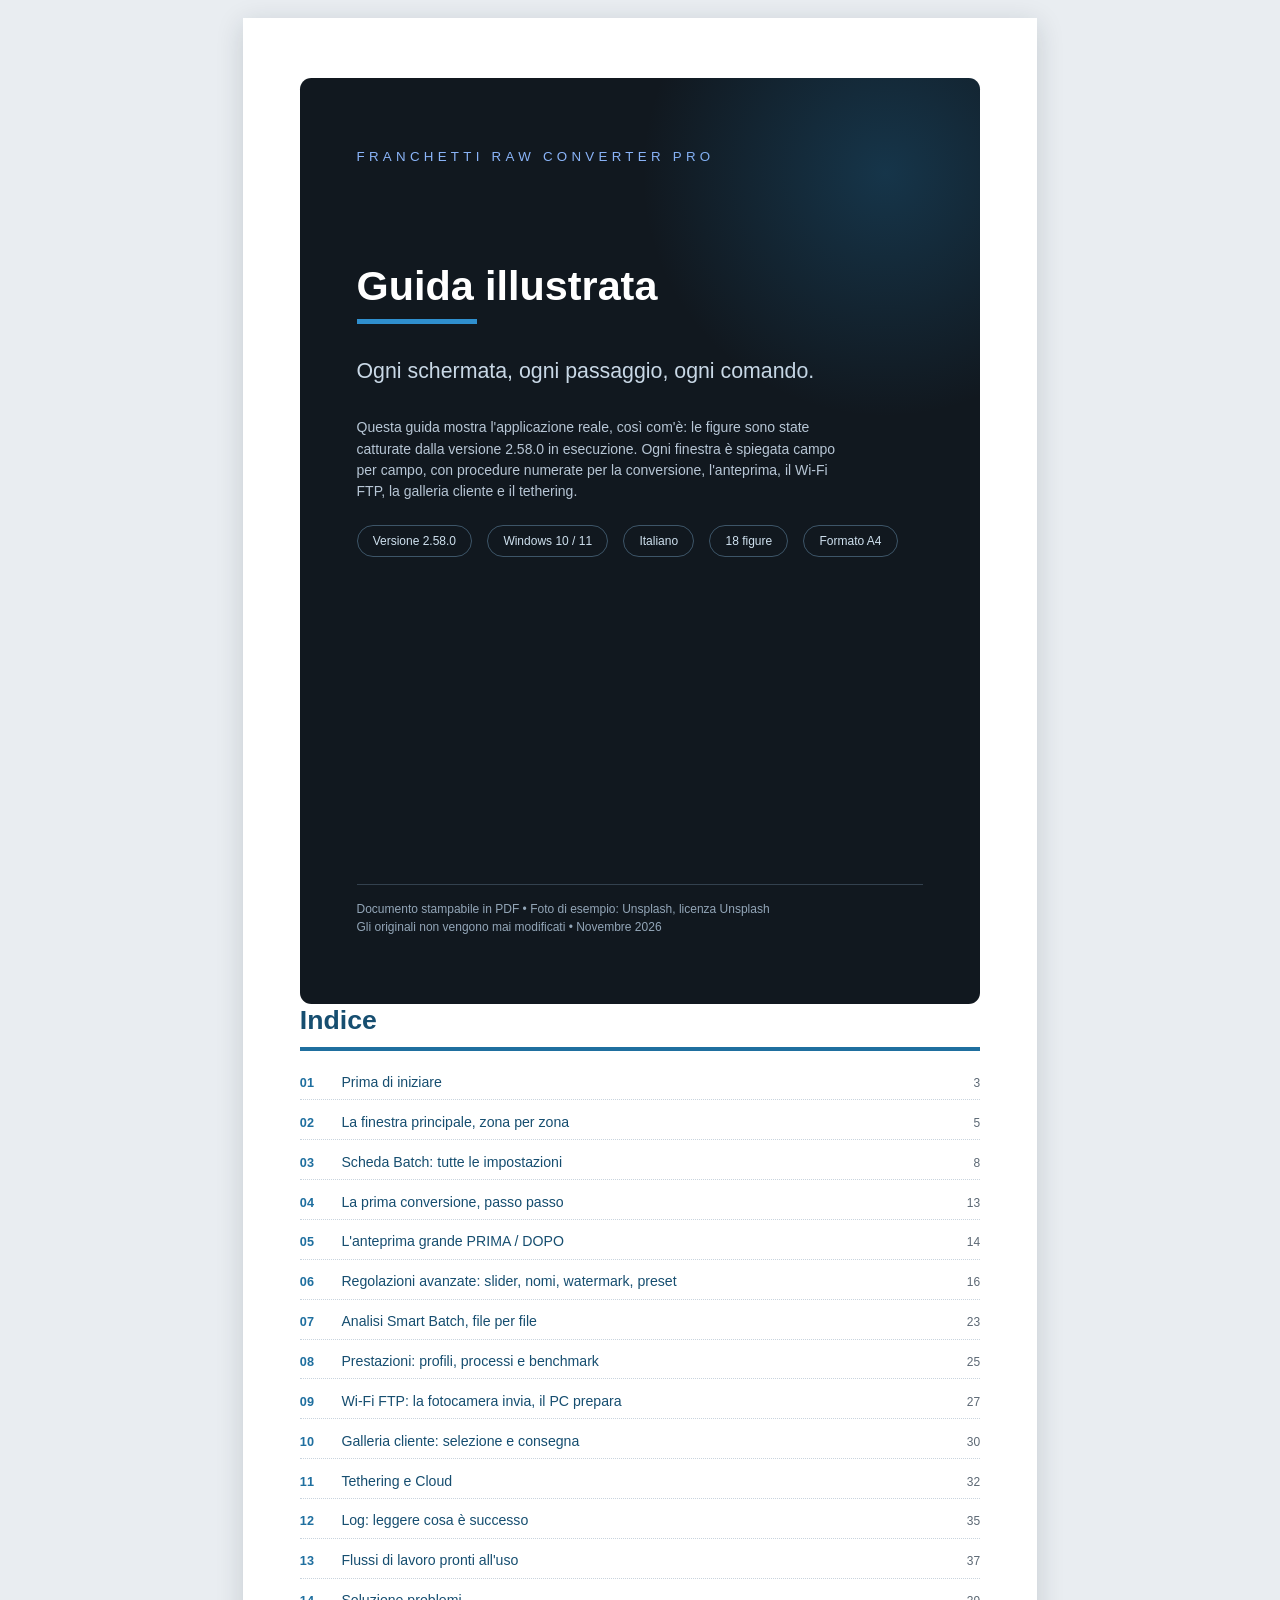
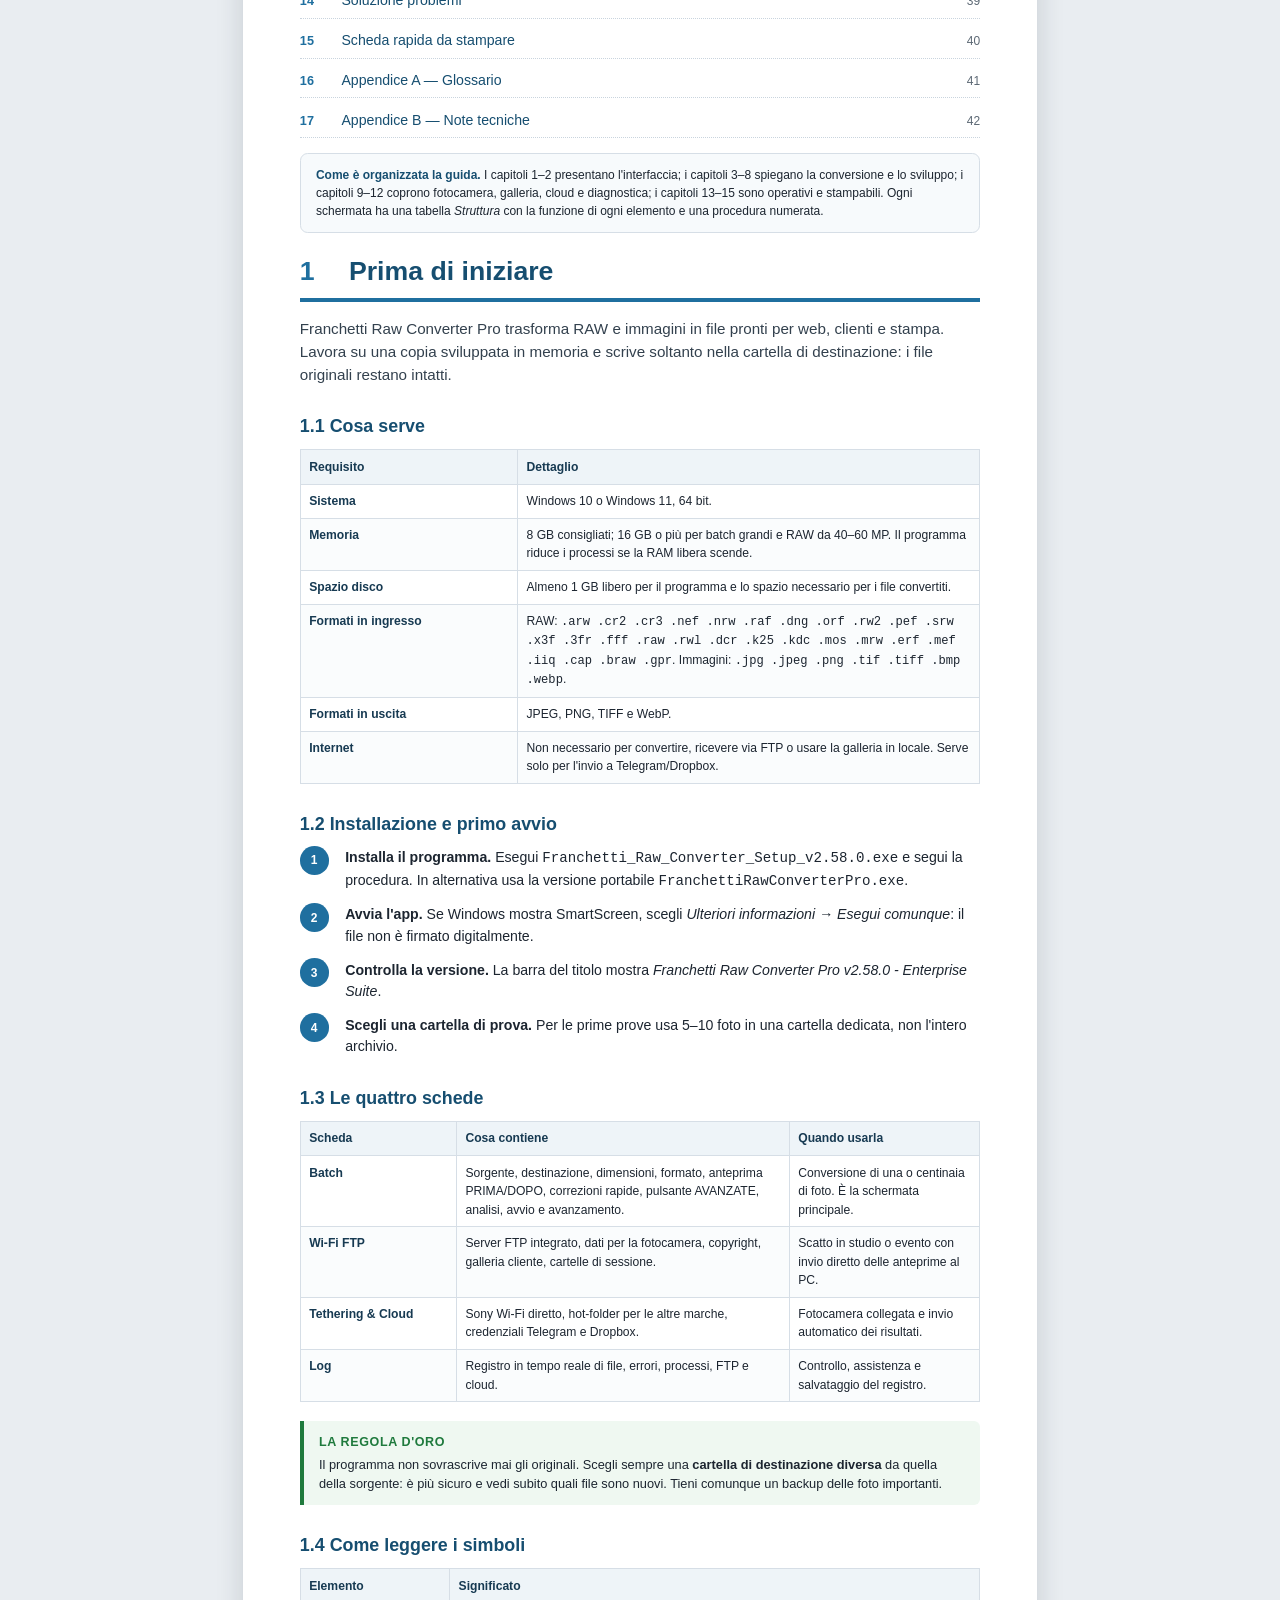
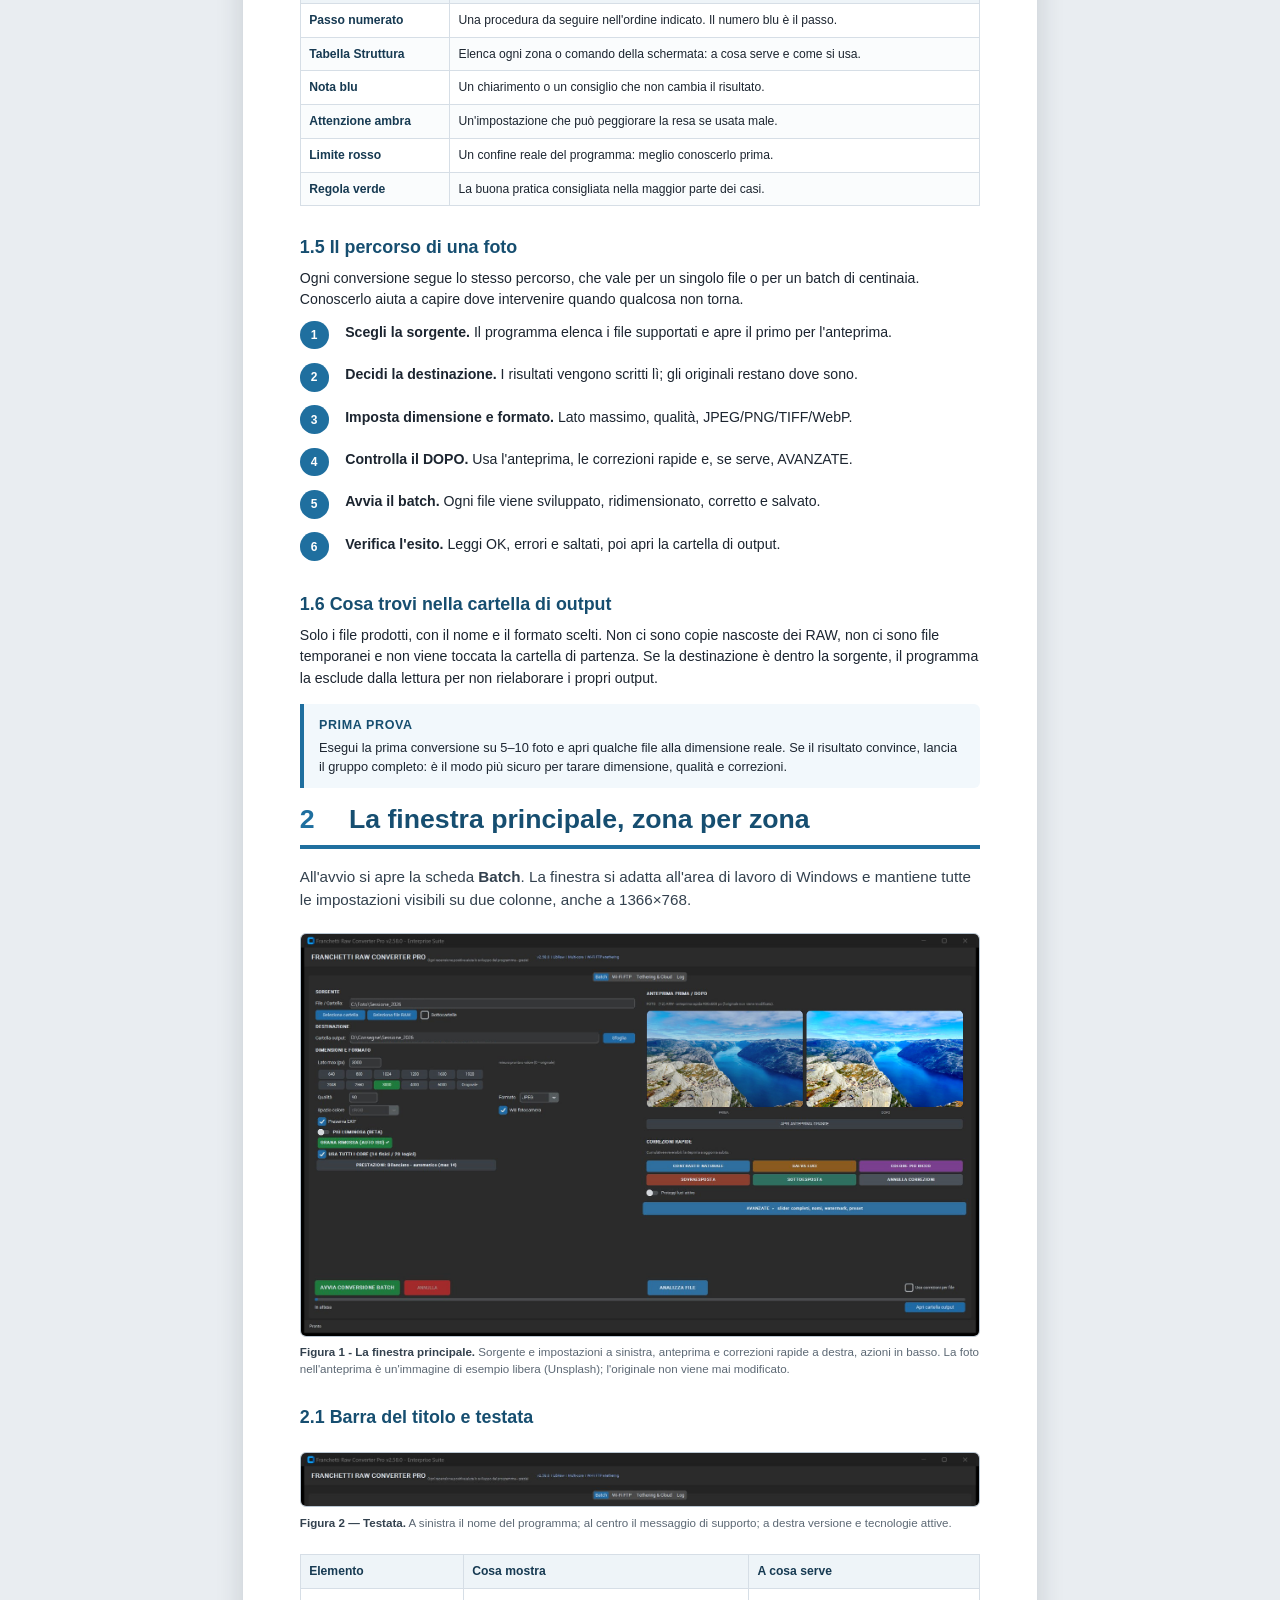
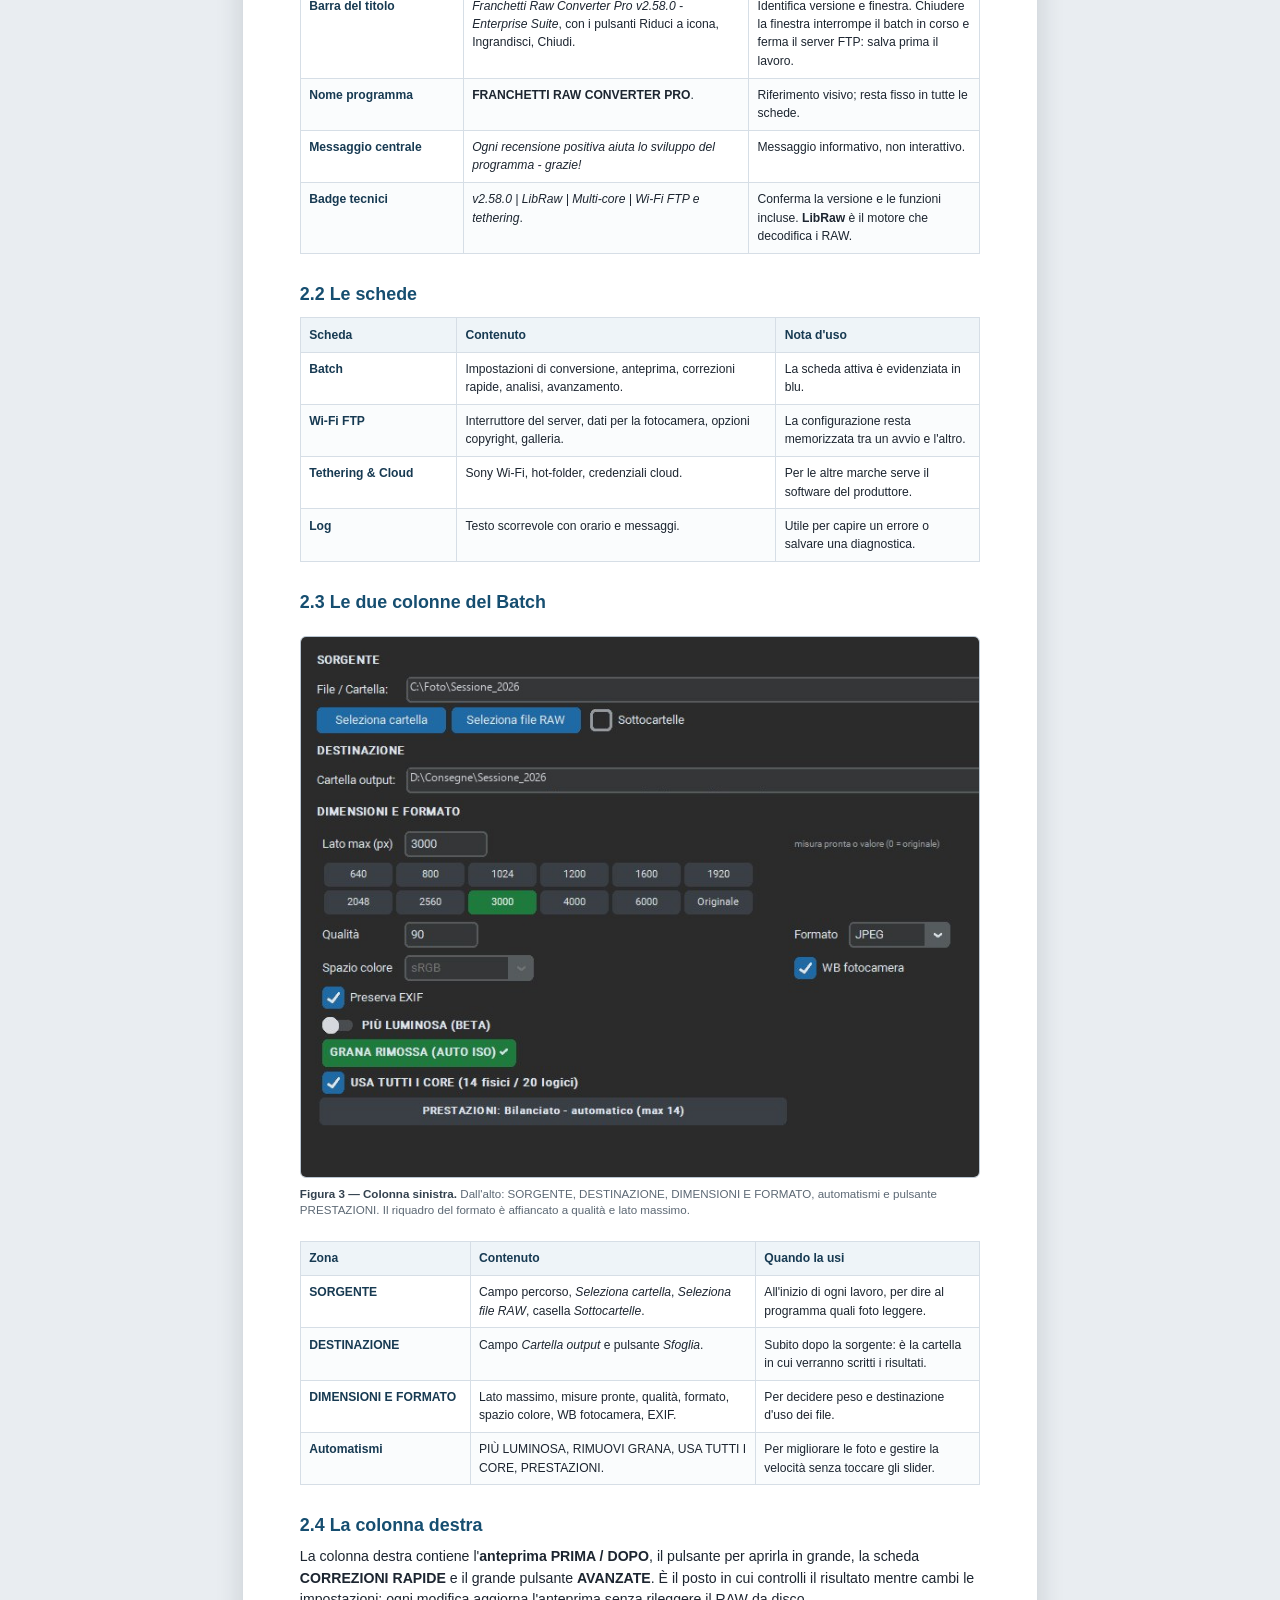
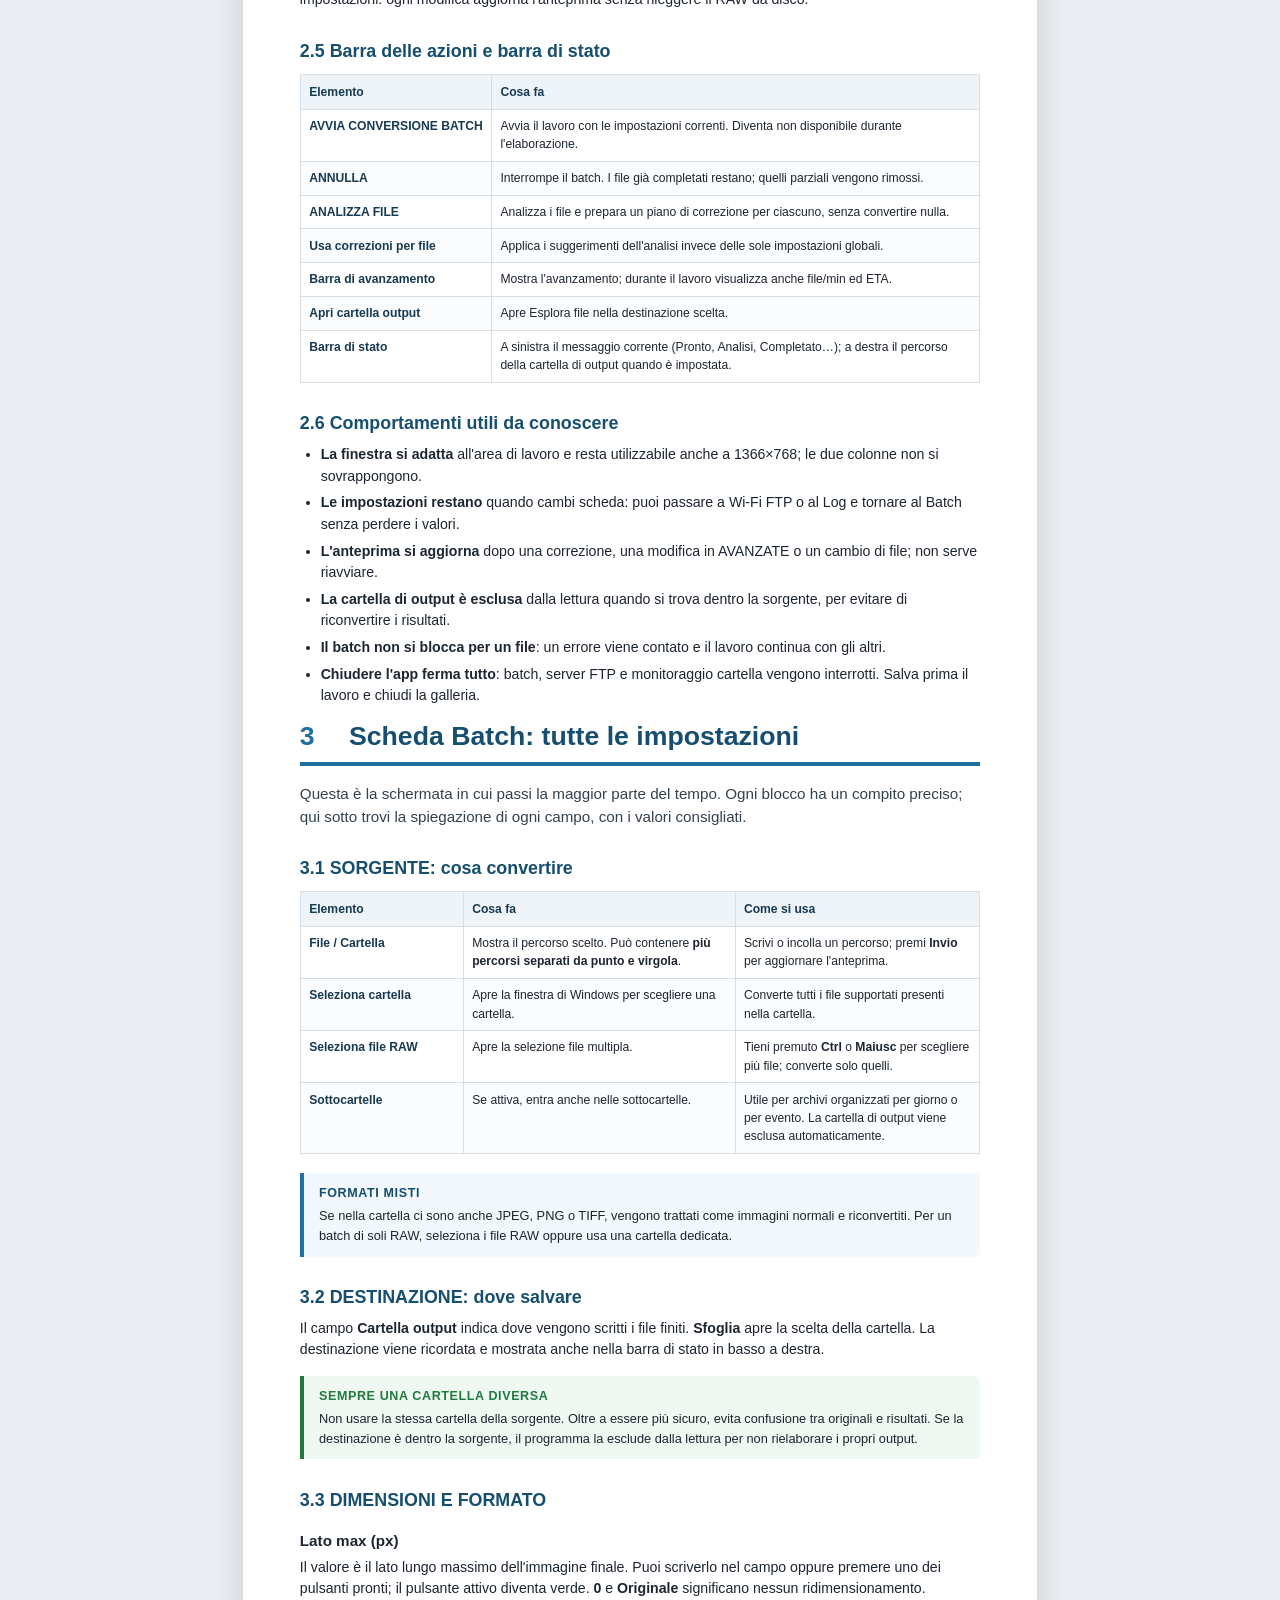
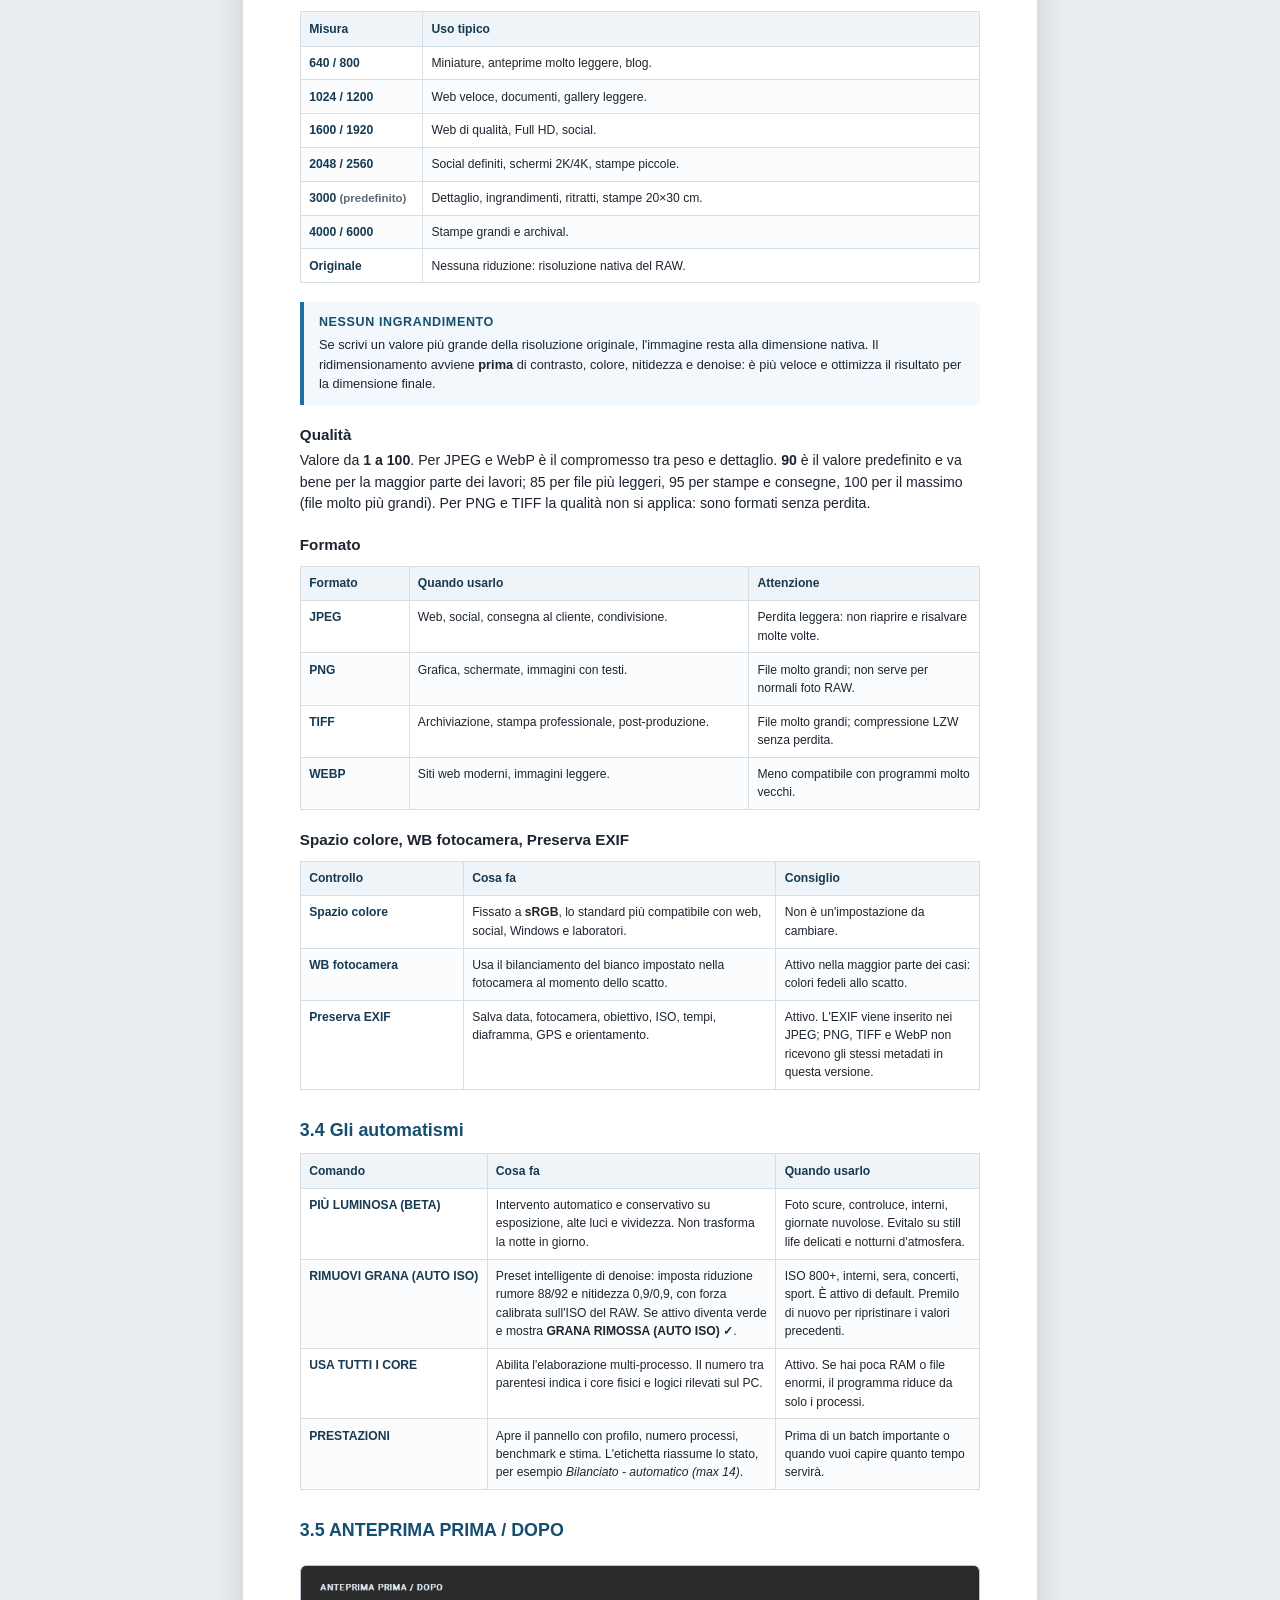
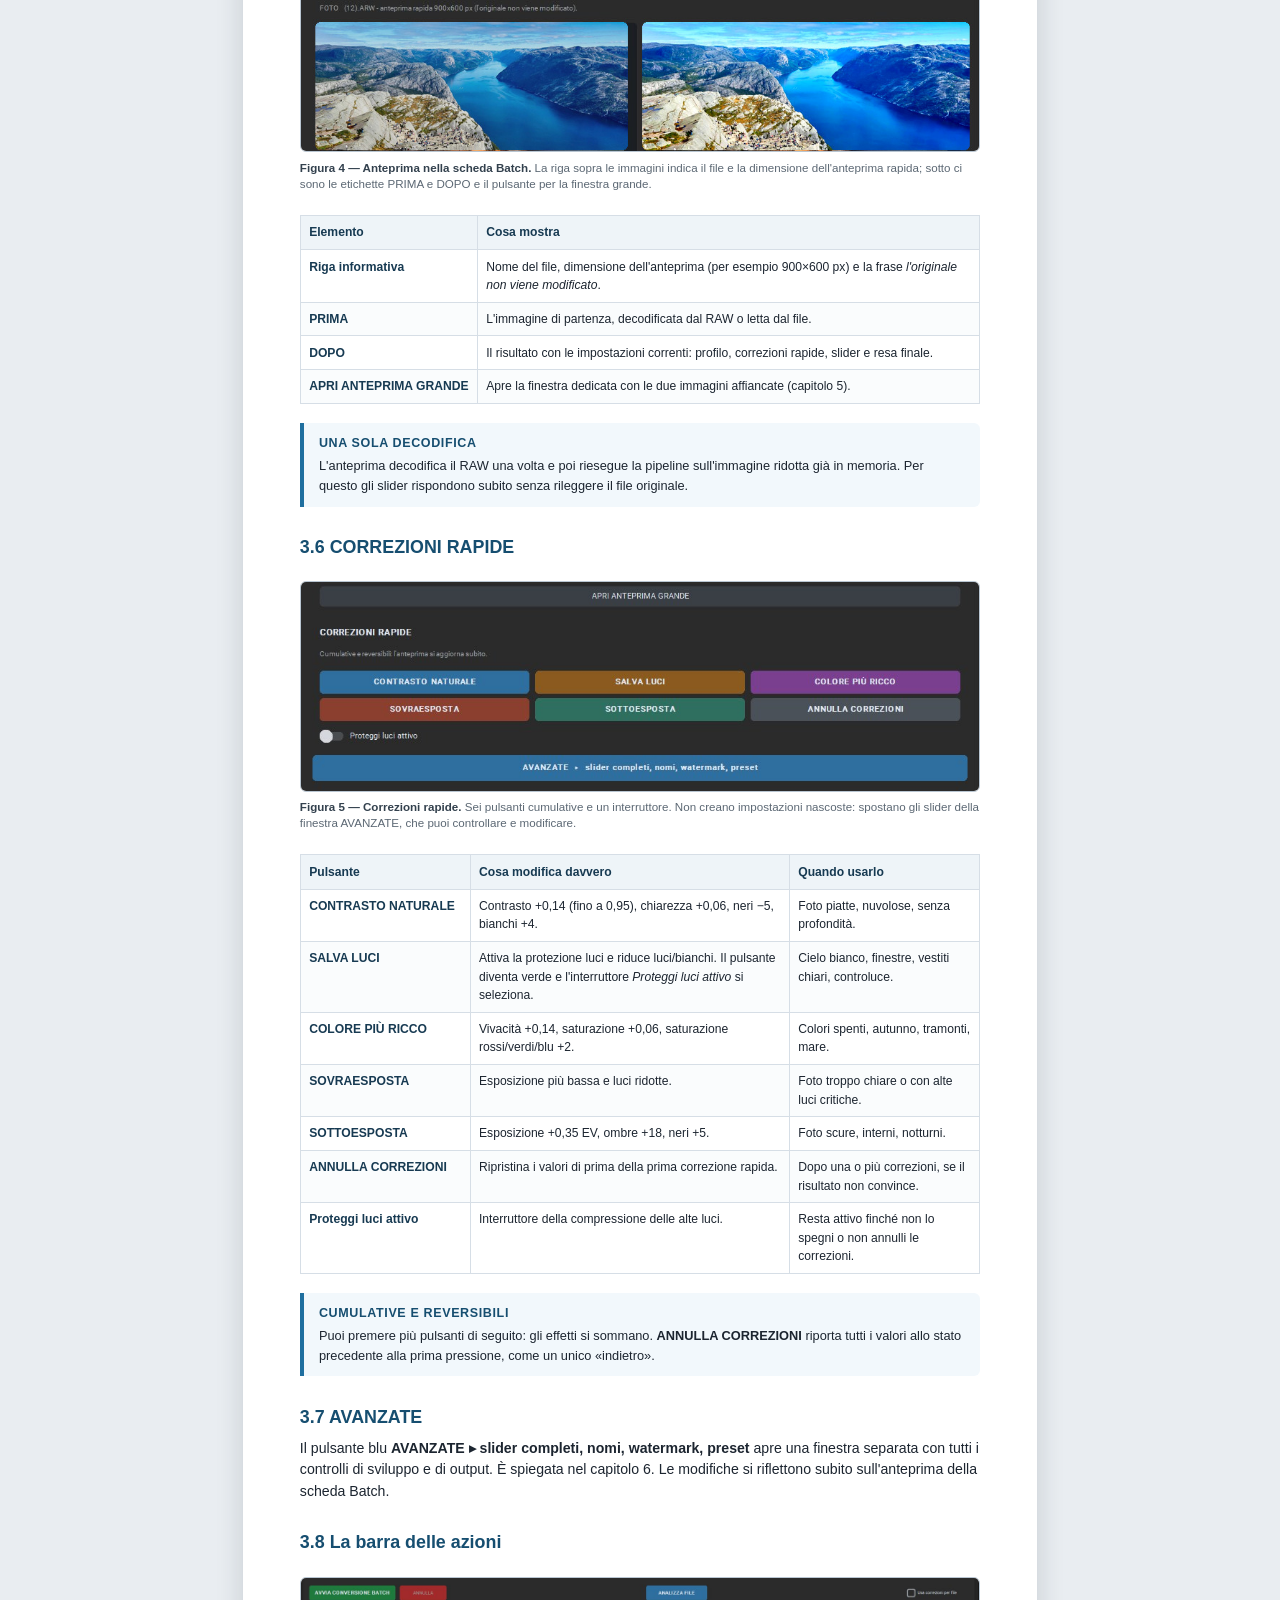
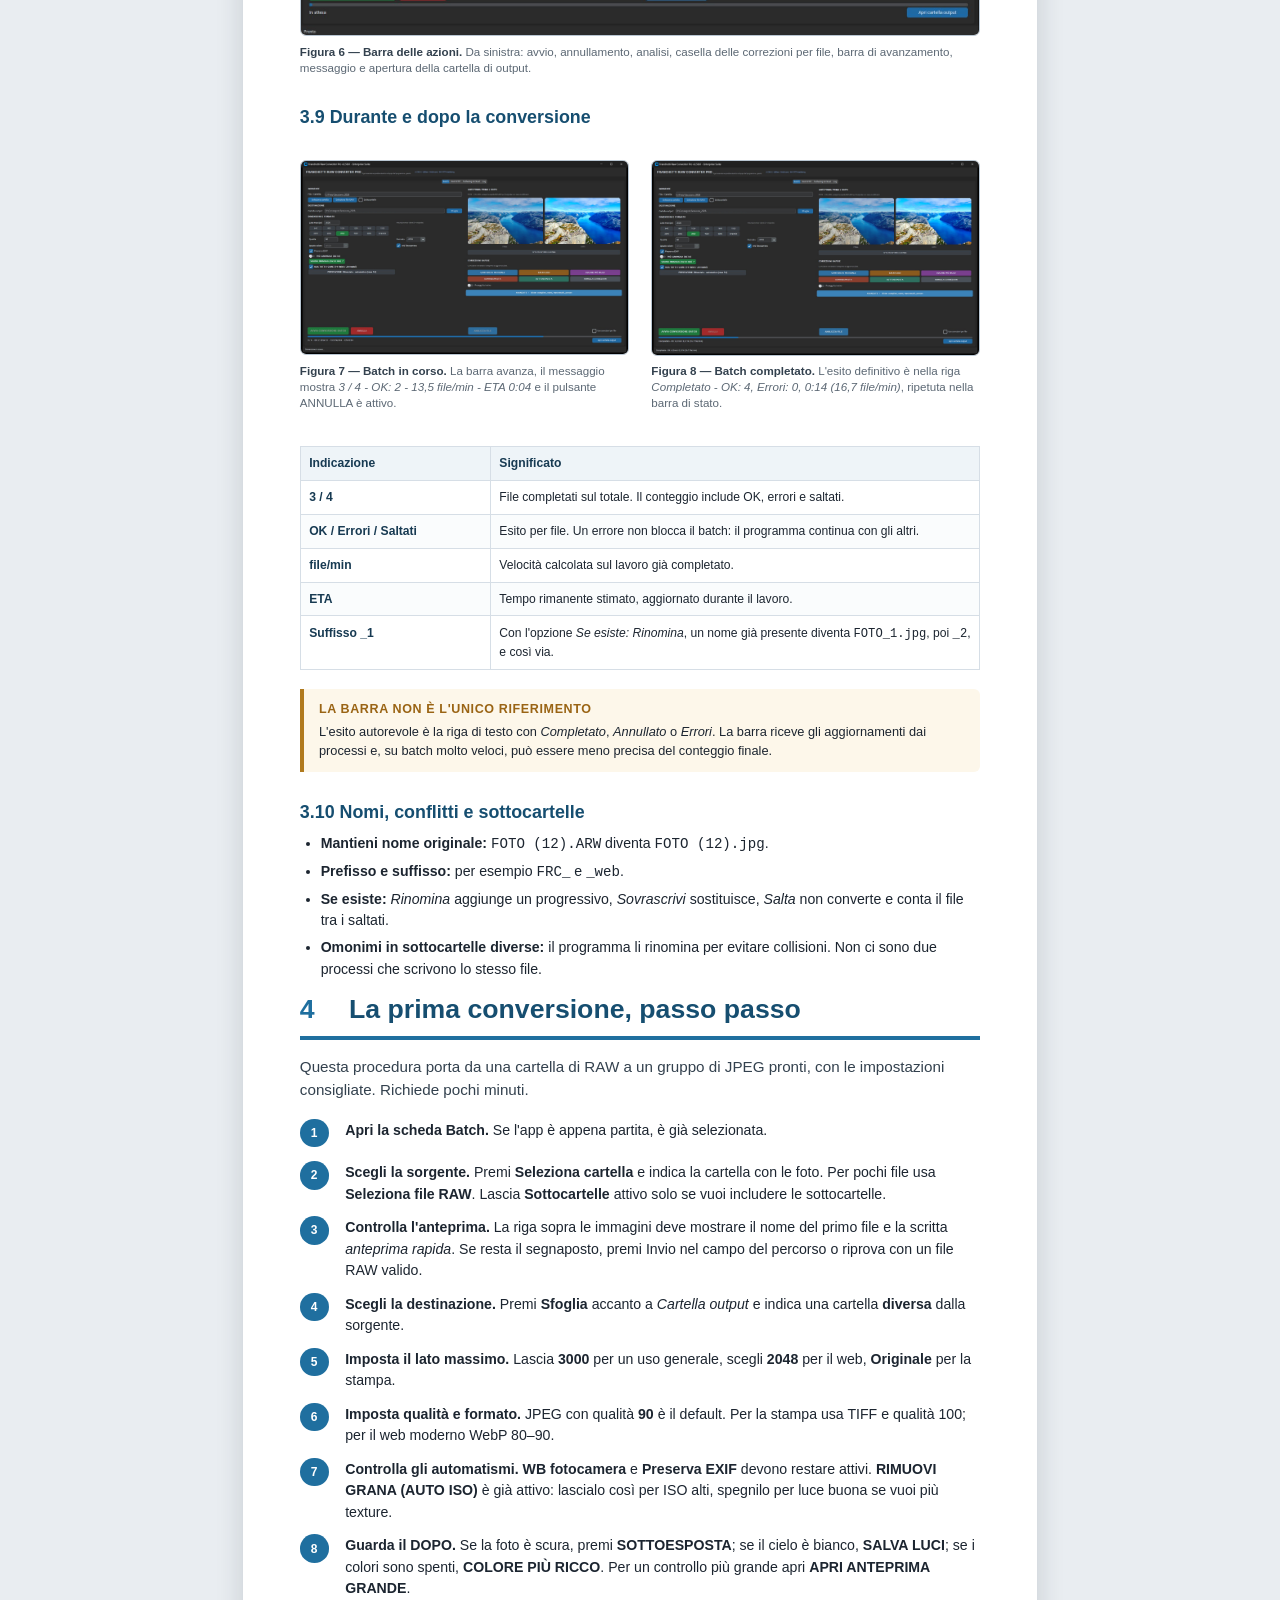
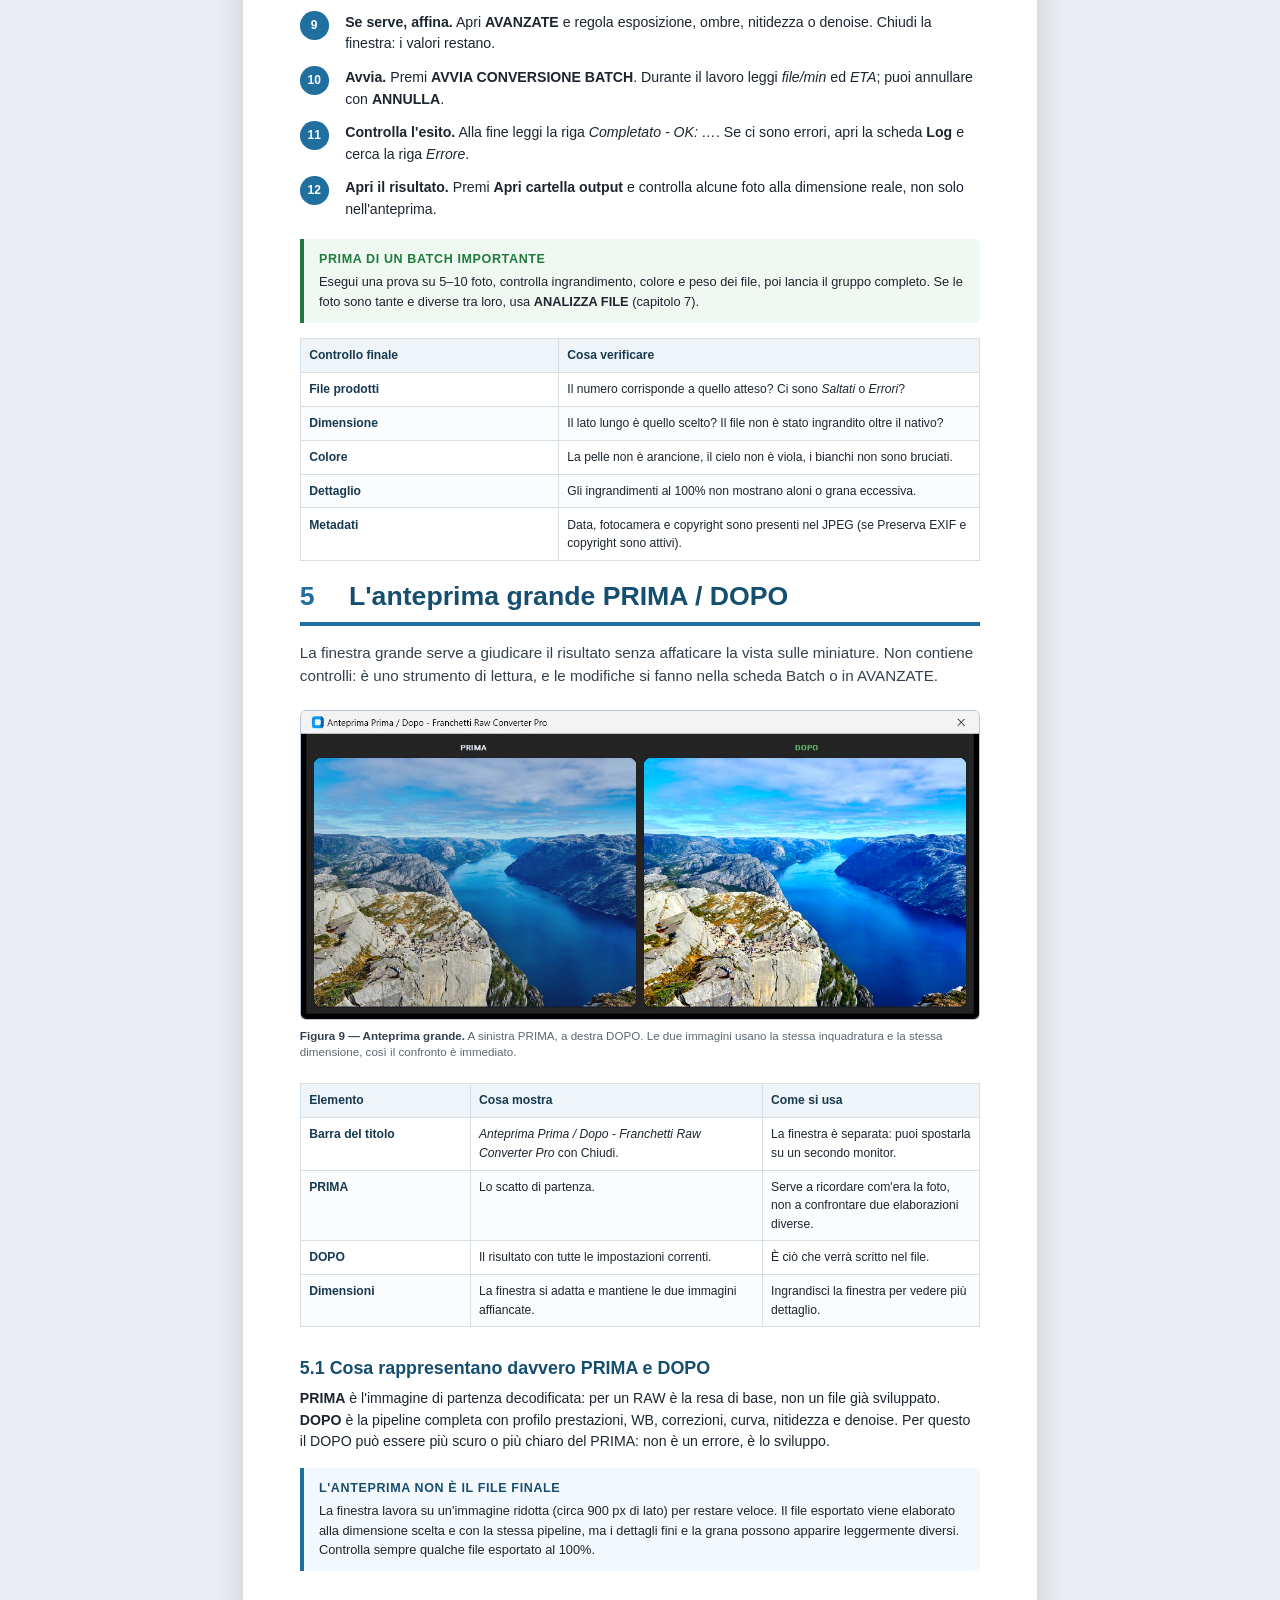
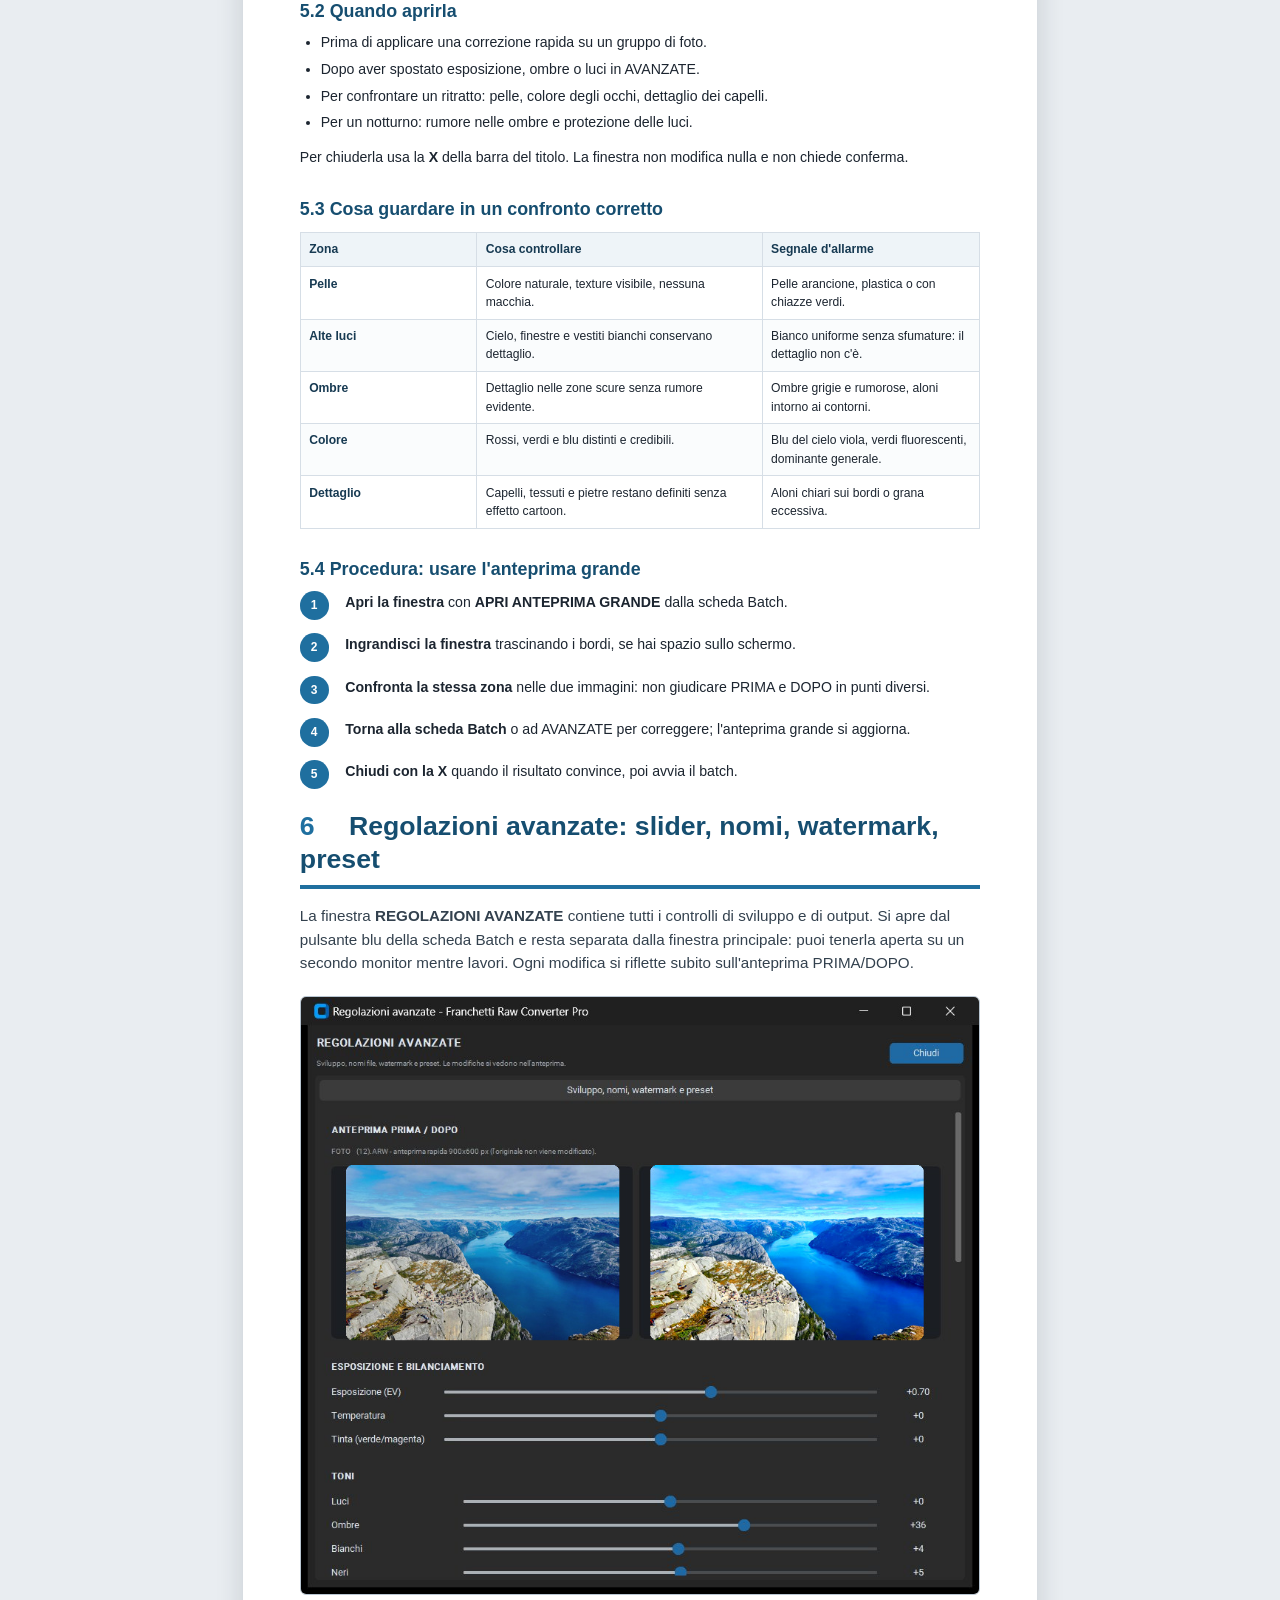
<file: docs/guida_illustrata/guida.html>
<!DOCTYPE html>
<html lang="it">
<head>
<meta charset="utf-8">
<meta name="viewport" content="width=device-width, initial-scale=1">
<title>Guida illustrata - Franchetti Raw Converter Pro 2.58.0</title>
<style>
  :root{
    --ink:#1c2530; --muted:#5c6874; --accent:#1f6f9f; --accent-scuro:#164e70;
    --line:#d6dee6; --soft:#eef4f8; --green:#1f7a3d; --amber:#9a6414; --red:#a33a2c;
  }
  *{box-sizing:border-box}
  html{-webkit-print-color-adjust:exact;print-color-adjust:exact}
  body{margin:0;background:#e9edf1;color:var(--ink);
       font-family:"Segoe UI",Arial,sans-serif;font-size:10.6pt;line-height:1.52}
  .sheet{background:#fff;max-width:210mm;margin:18px auto;padding:16mm 15mm 18mm;
         box-shadow:0 6px 28px rgba(20,35,50,.16)}
  h1,h2,h3,h4{line-height:1.22;margin:0}
  h1{font-size:20pt;color:var(--accent-scuro);margin:0 0 4mm;padding-bottom:2.6mm;
     border-bottom:1.2mm solid var(--accent)}
  h1 .num{display:inline-block;min-width:13mm;color:var(--accent)}
  h2{font-size:13.4pt;color:var(--accent-scuro);margin:8mm 0 2.4mm}
  h3{font-size:11.4pt;margin:5.5mm 0 1.6mm}
  p{margin:0 0 3mm}
  ul,ol{margin:0 0 3.5mm;padding-left:5.5mm}
  li{margin:0 0 1.4mm}
  strong{color:#12202c}
  a{color:var(--accent-scuro);text-decoration:none}
  small{font-size:8.6pt;color:var(--muted)}
  .lead{font-size:11.4pt;color:#33414e;margin-bottom:5mm}
  .muted{color:var(--muted)}
  .chapter{break-before:page}
  .cover{break-after:page;min-height:245mm;display:flex;flex-direction:column;
         justify-content:space-between;background:#11181f;color:#edf2f7;
         padding:18mm 15mm;border-radius:3mm;position:relative;overflow:hidden}
  .cover:after{content:"";position:absolute;right:-40mm;top:-40mm;width:130mm;height:130mm;
               border-radius:50%;background:radial-gradient(circle,#1f6f9f55,#1f6f9f00 70%)}
  .cover .marchio{font-size:10pt;letter-spacing:.32em;color:#8ab4f8;text-transform:uppercase}
  .cover h1{border:0;color:#fff;font-size:31pt;margin:25mm 0 2mm;padding:0}
  .cover .sotto{font-size:16pt;color:#c9d8e6;margin:0 0 8mm}
  .cover .riga{width:32mm;height:1.4mm;background:#2f8fce;margin:0 0 8mm}
  .cover p{color:#b7c6d5;font-size:10.5pt;max-width:130mm}
  .cover .piede{font-size:9pt;color:#93a6b8;border-top:.3mm solid #33414e;padding-top:4mm}
  .cover .versioni{display:flex;gap:4mm;flex-wrap:wrap;margin-top:6mm}
  .cover .versioni span{border:.3mm solid #3d5568;border-radius:20mm;padding:1.6mm 4mm;
                        font-size:9pt;color:#cfe1ef}
  .indice ol{list-style:none;padding:0;margin:0;counter-reset:ind}
  .indice li{counter-increment:ind;display:flex;align-items:baseline;gap:3mm;
             padding:1.6mm 0;border-bottom:.25mm dotted #c9d4de}
  .indice li:before{content:counter(ind,decimal-leading-zero);color:var(--accent);
                    font-weight:700;font-size:9.5pt;min-width:8mm}
  .indice .sottoindice{display:block;color:var(--muted);font-size:8.8pt;margin-left:0}
  .indice a{flex:1}
  .indice .pag{color:var(--muted);font-size:9pt}
  figure{margin:6mm 0 6mm;break-inside:avoid}
  figure img{display:block;width:100%;height:auto;border:.3mm solid #b9c6d2;border-radius:1.6mm;
             background:#11181f}
  figure.naturale img{width:auto;max-width:100%}
  figcaption{font-size:8.7pt;color:var(--muted);margin-top:2mm;line-height:1.4}
  figcaption b{color:#33414e}
  table{width:100%;border-collapse:collapse;font-size:9.1pt;margin:3mm 0 5mm;break-inside:auto}
  thead{display:table-header-group}
  tr{break-inside:avoid}
  th{background:var(--soft);color:#173a52;text-align:left;font-weight:700;
     padding:2mm 2.2mm;border:.25mm solid var(--line);vertical-align:top}
  td{padding:1.9mm 2.2mm;border:.25mm solid var(--line);vertical-align:top}
  tbody tr:nth-child(even) td{background:#fafcfd}
  td.k{font-weight:600;color:#173a52;white-space:nowrap}
  .nota,.attenzione,.limite,.regola{border-left:1.2mm solid var(--accent);background:#f2f8fc;
        padding:3mm 4mm;margin:4mm 0;font-size:9.6pt;break-inside:avoid;border-radius:0 1.6mm 1.6mm 0}
  .attenzione{border-color:#b07a1e;background:#fdf7ea}
  .limite{border-color:var(--red);background:#fbefec}
  .regola{border-color:var(--green);background:#eff8f1}
  .nota>b:first-child,.attenzione>b:first-child,.limite>b:first-child,.regola>b:first-child{
        display:block;margin-bottom:.8mm;font-size:9.4pt;
        text-transform:uppercase;letter-spacing:.05em}
  .nota>b:first-child{color:var(--accent-scuro)} .attenzione>b:first-child{color:var(--amber)}
  .limite>b:first-child{color:var(--red)} .regola>b:first-child{color:var(--green)}
  ol.steps{list-style:none;counter-reset:step;padding:0;margin:3mm 0 5mm}
  ol.steps>li{counter-increment:step;position:relative;padding-left:12mm;margin:0 0 3.2mm;
              break-inside:avoid;min-height:8mm}
  ol.steps>li:before{content:counter(step);position:absolute;left:0;top:-.3mm;width:7.6mm;height:7.6mm;
        border-radius:50%;background:var(--accent);color:#fff;font-weight:700;font-size:9pt;
        display:flex;align-items:center;justify-content:center}
  .due-colonne{display:grid;grid-template-columns:1fr 1fr;gap:6mm}
  .due-colonne>div{min-width:0}
  .scheda{border:.3mm solid var(--line);border-radius:2mm;padding:4mm;margin:3mm 0;break-inside:avoid}
  .scheda h3{margin-top:0}
  .etichetta{display:inline-block;background:var(--soft);border:.25mm solid #c8d8e4;color:#173a52;
             border-radius:10mm;padding:.6mm 2.6mm;font-size:8.2pt;font-weight:700;margin:0 1mm 1.4mm 0}
  .kpi{display:grid;grid-template-columns:repeat(3,1fr);gap:3mm;margin:4mm 0}
  .kpi div{border:.3mm solid var(--line);border-radius:1.6mm;padding:3mm;background:#fbfdfe}
  .kpi b{display:block;font-size:13pt;color:var(--accent-scuro)}
  .kpi span{font-size:8.4pt;color:var(--muted)}
  .tieni{break-inside:avoid}
  .mini-toc{background:#f7fafc;border:.25mm solid var(--line);border-radius:2mm;padding:3mm 4mm;
            font-size:9pt;margin:4mm 0 6mm;break-inside:avoid}
  .mini-toc b{color:var(--accent-scuro)}
  .firma{margin-top:10mm;padding-top:3mm;border-top:.25mm solid var(--line);
         font-size:8.6pt;color:var(--muted)}
  .pagina-rapida{break-before:page}
  .checklist{list-style:none;padding:0}
  .checklist li{padding-left:8mm;position:relative;margin-bottom:2mm}
  .checklist li:before{content:"";position:absolute;left:0;top:1mm;width:4mm;height:4mm;
        border:.35mm solid var(--accent);border-radius:.8mm;background:#fff}
  @media print{
    body{background:#fff;font-size:10.2pt}
    .sheet{max-width:none;margin:0;padding:0;box-shadow:none}
    .cover{min-height:255mm;border-radius:0}
    a{color:inherit}
  }
  @page{size:A4;margin:16mm 15mm 17mm}
</style>
</head>
<body>
<div class="sheet">

<!-- ============================== COPERTINA ============================== -->
<section class="cover">
  <div>
    <div class="marchio">Franchetti Raw Converter Pro</div>
    <h1>Guida illustrata</h1>
    <div class="riga"></div>
    <p class="sotto">Ogni schermata, ogni passaggio, ogni comando.</p>
    <p>Questa guida mostra l'applicazione reale, così com'è: le figure sono state catturate dalla versione 2.58.0 in esecuzione. Ogni finestra è spiegata campo per campo, con procedure numerate per la conversione, l'anteprima, il Wi-Fi FTP, la galleria cliente e il tethering.</p>
    <div class="versioni">
      <span>Versione 2.58.0</span><span>Windows 10 / 11</span>
      <span>Italiano</span><span>18 figure</span><span>Formato A4</span>
    </div>
  </div>
  <div class="piede">
    Documento stampabile in PDF • Foto di esempio: Unsplash, licenza Unsplash<br>
    Gli originali non vengono mai modificati • Novembre 2026
  </div>
</section>

<!-- ============================== INDICE ============================== -->
<section>
<h1>Indice</h1>
<div class="indice">
<ol>
  <li><a href="#cap1">Prima di iniziare</a><span class="pag">3</span></li>
  <li><a href="#cap2">La finestra principale, zona per zona</a><span class="pag">5</span></li>
  <li><a href="#cap3">Scheda Batch: tutte le impostazioni</a><span class="pag">8</span></li>
  <li><a href="#cap4">La prima conversione, passo passo</a><span class="pag">13</span></li>
  <li><a href="#cap5">L'anteprima grande PRIMA / DOPO</a><span class="pag">14</span></li>
  <li><a href="#cap6">Regolazioni avanzate: slider, nomi, watermark, preset</a><span class="pag">16</span></li>
  <li><a href="#cap7">Analisi Smart Batch, file per file</a><span class="pag">23</span></li>
  <li><a href="#cap8">Prestazioni: profili, processi e benchmark</a><span class="pag">25</span></li>
  <li><a href="#cap9">Wi-Fi FTP: la fotocamera invia, il PC prepara</a><span class="pag">27</span></li>
  <li><a href="#cap10">Galleria cliente: selezione e consegna</a><span class="pag">30</span></li>
  <li><a href="#cap11">Tethering e Cloud</a><span class="pag">32</span></li>
  <li><a href="#cap12">Log: leggere cosa è successo</a><span class="pag">35</span></li>
  <li><a href="#cap13">Flussi di lavoro pronti all'uso</a><span class="pag">37</span></li>
  <li><a href="#cap14">Soluzione problemi</a><span class="pag">39</span></li>
  <li><a href="#cap15">Scheda rapida da stampare</a><span class="pag">40</span></li>
  <li><a href="#appA">Appendice A — Glossario</a><span class="pag">41</span></li>
  <li><a href="#appB">Appendice B — Note tecniche</a><span class="pag">42</span></li>
</ol>
</div>
<div class="mini-toc">
<b>Come è organizzata la guida.</b> I capitoli 1–2 presentano l'interfaccia; i capitoli 3–8 spiegano la conversione e lo sviluppo; i capitoli 9–12 coprono fotocamera, galleria, cloud e diagnostica; i capitoli 13–15 sono operativi e stampabili. Ogni schermata ha una tabella <i>Struttura</i> con la funzione di ogni elemento e una procedura numerata.
</div>
</section>

<!-- ============================== CAP 1 ============================== -->
<h1 class="chapter" id="cap1"><span class="num">1</span>Prima di iniziare</h1>
<p class="lead">Franchetti Raw Converter Pro trasforma RAW e immagini in file pronti per web, clienti e stampa. Lavora su una copia sviluppata in memoria e scrive soltanto nella cartella di destinazione: i file originali restano intatti.</p>

<h2>1.1 Cosa serve</h2>
<table>
<thead><tr><th style="width:32%">Requisito</th><th>Dettaglio</th></tr></thead>
<tbody>
<tr><td class="k">Sistema</td><td>Windows 10 o Windows 11, 64 bit.</td></tr>
<tr><td class="k">Memoria</td><td>8 GB consigliati; 16 GB o più per batch grandi e RAW da 40–60 MP. Il programma riduce i processi se la RAM libera scende.</td></tr>
<tr><td class="k">Spazio disco</td><td>Almeno 1 GB libero per il programma e lo spazio necessario per i file convertiti.</td></tr>
<tr><td class="k">Formati in ingresso</td><td>RAW: <code>.arw .cr2 .cr3 .nef .nrw .raf .dng .orf .rw2 .pef .srw .x3f .3fr .fff .raw .rwl .dcr .k25 .kdc .mos .mrw .erf .mef .iiq .cap .braw .gpr</code>. Immagini: <code>.jpg .jpeg .png .tif .tiff .bmp .webp</code>.</td></tr>
<tr><td class="k">Formati in uscita</td><td>JPEG, PNG, TIFF e WebP.</td></tr>
<tr><td class="k">Internet</td><td>Non necessario per convertire, ricevere via FTP o usare la galleria in locale. Serve solo per l'invio a Telegram/Dropbox.</td></tr>
</tbody>
</table>

<h2>1.2 Installazione e primo avvio</h2>
<ol class="steps">
<li><b>Installa il programma.</b> Esegui <code>Franchetti_Raw_Converter_Setup_v2.58.0.exe</code> e segui la procedura. In alternativa usa la versione portabile <code>FranchettiRawConverterPro.exe</code>.</li>
<li><b>Avvia l'app.</b> Se Windows mostra SmartScreen, scegli <i>Ulteriori informazioni → Esegui comunque</i>: il file non è firmato digitalmente.</li>
<li><b>Controlla la versione.</b> La barra del titolo mostra <i>Franchetti Raw Converter Pro v2.58.0 - Enterprise Suite</i>.</li>
<li><b>Scegli una cartella di prova.</b> Per le prime prove usa 5–10 foto in una cartella dedicata, non l'intero archivio.</li>
</ol>

<h2>1.3 Le quattro schede</h2>
<table>
<thead><tr><th style="width:23%">Scheda</th><th>Cosa contiene</th><th style="width:28%">Quando usarla</th></tr></thead>
<tbody>
<tr><td class="k">Batch</td><td>Sorgente, destinazione, dimensioni, formato, anteprima PRIMA/DOPO, correzioni rapide, pulsante AVANZATE, analisi, avvio e avanzamento.</td><td>Conversione di una o centinaia di foto. È la schermata principale.</td></tr>
<tr><td class="k">Wi-Fi FTP</td><td>Server FTP integrato, dati per la fotocamera, copyright, galleria cliente, cartelle di sessione.</td><td>Scatto in studio o evento con invio diretto delle anteprime al PC.</td></tr>
<tr><td class="k">Tethering &amp; Cloud</td><td>Sony Wi-Fi diretto, hot-folder per le altre marche, credenziali Telegram e Dropbox.</td><td>Fotocamera collegata e invio automatico dei risultati.</td></tr>
<tr><td class="k">Log</td><td>Registro in tempo reale di file, errori, processi, FTP e cloud.</td><td>Controllo, assistenza e salvataggio del registro.</td></tr>
</tbody>
</table>

<div class="regola"><b>La regola d'oro</b>Il programma non sovrascrive mai gli originali. Scegli sempre una <b>cartella di destinazione diversa</b> da quella della sorgente: è più sicuro e vedi subito quali file sono nuovi. Tieni comunque un backup delle foto importanti.</div>

<h2>1.4 Come leggere i simboli</h2>
<table>
<thead><tr><th style="width:22%">Elemento</th><th>Significato</th></tr></thead>
<tbody>
<tr><td class="k">Passo numerato</td><td>Una procedura da seguire nell'ordine indicato. Il numero blu è il passo.</td></tr>
<tr><td class="k">Tabella Struttura</td><td>Elenca ogni zona o comando della schermata: a cosa serve e come si usa.</td></tr>
<tr><td class="k">Nota blu</td><td>Un chiarimento o un consiglio che non cambia il risultato.</td></tr>
<tr><td class="k">Attenzione ambra</td><td>Un'impostazione che può peggiorare la resa se usata male.</td></tr>
<tr><td class="k">Limite rosso</td><td>Un confine reale del programma: meglio conoscerlo prima.</td></tr>
<tr><td class="k">Regola verde</td><td>La buona pratica consigliata nella maggior parte dei casi.</td></tr>
</tbody>
</table>

<h2>1.5 Il percorso di una foto</h2>
<p>Ogni conversione segue lo stesso percorso, che vale per un singolo file o per un batch di centinaia. Conoscerlo aiuta a capire dove intervenire quando qualcosa non torna.</p>
<ol class="steps">
<li><b>Scegli la sorgente.</b> Il programma elenca i file supportati e apre il primo per l'anteprima.</li>
<li><b>Decidi la destinazione.</b> I risultati vengono scritti lì; gli originali restano dove sono.</li>
<li><b>Imposta dimensione e formato.</b> Lato massimo, qualità, JPEG/PNG/TIFF/WebP.</li>
<li><b>Controlla il DOPO.</b> Usa l'anteprima, le correzioni rapide e, se serve, AVANZATE.</li>
<li><b>Avvia il batch.</b> Ogni file viene sviluppato, ridimensionato, corretto e salvato.</li>
<li><b>Verifica l'esito.</b> Leggi OK, errori e saltati, poi apri la cartella di output.</li>
</ol>

<h2>1.6 Cosa trovi nella cartella di output</h2>
<p>Solo i file prodotti, con il nome e il formato scelti. Non ci sono copie nascoste dei RAW, non ci sono file temporanei e non viene toccata la cartella di partenza. Se la destinazione è dentro la sorgente, il programma la esclude dalla lettura per non rielaborare i propri output.</p>
<div class="nota"><b>Prima prova</b>Esegui la prima conversione su 5–10 foto e apri qualche file alla dimensione reale. Se il risultato convince, lancia il gruppo completo: è il modo più sicuro per tarare dimensione, qualità e correzioni.</div>

<!-- ============================== CAP 2 ============================== -->
<h1 class="chapter" id="cap2"><span class="num">2</span>La finestra principale, zona per zona</h1>
<p class="lead">All'avvio si apre la scheda <b>Batch</b>. La finestra si adatta all'area di lavoro di Windows e mantiene tutte le impostazioni visibili su due colonne, anche a 1366×768.</p>

<figure>
<img src="img/01_batch.jpg" alt="Finestra principale con la scheda Batch, sorgente caricata e anteprima PRIMA/DOPO">
<figcaption><b>Figura 1 - La finestra principale.</b> Sorgente e impostazioni a sinistra, anteprima e correzioni rapide a destra, azioni in basso. La foto nell'anteprima è un'immagine di esempio libera (Unsplash); l'originale non viene mai modificato.</figcaption>
</figure>

<h2>2.1 Barra del titolo e testata</h2>
<figure class="naturale">
<img src="img/01_header.jpg" alt="Testata dell'applicazione con titolo, sottotitolo e badge delle tecnologie">
<figcaption><b>Figura 2 — Testata.</b> A sinistra il nome del programma; al centro il messaggio di supporto; a destra versione e tecnologie attive.</figcaption>
</figure>
<table>
<thead><tr><th style="width:24%">Elemento</th><th>Cosa mostra</th><th style="width:34%">A cosa serve</th></tr></thead>
<tbody>
<tr><td class="k">Barra del titolo</td><td><i>Franchetti Raw Converter Pro v2.58.0 - Enterprise Suite</i>, con i pulsanti Riduci a icona, Ingrandisci, Chiudi.</td><td>Identifica versione e finestra. Chiudere la finestra interrompe il batch in corso e ferma il server FTP: salva prima il lavoro.</td></tr>
<tr><td class="k">Nome programma</td><td><b>FRANCHETTI RAW CONVERTER PRO</b>.</td><td>Riferimento visivo; resta fisso in tutte le schede.</td></tr>
<tr><td class="k">Messaggio centrale</td><td><i>Ogni recensione positiva aiuta lo sviluppo del programma - grazie!</i></td><td>Messaggio informativo, non interattivo.</td></tr>
<tr><td class="k">Badge tecnici</td><td><i>v2.58.0 | LibRaw | Multi-core | Wi-Fi FTP e tethering</i>.</td><td>Conferma la versione e le funzioni incluse. <b>LibRaw</b> è il motore che decodifica i RAW.</td></tr>
</tbody>
</table>

<h2>2.2 Le schede</h2>
<table>
<thead><tr><th style="width:23%">Scheda</th><th>Contenuto</th><th style="width:30%">Nota d'uso</th></tr></thead>
<tbody>
<tr><td class="k">Batch</td><td>Impostazioni di conversione, anteprima, correzioni rapide, analisi, avanzamento.</td><td>La scheda attiva è evidenziata in blu.</td></tr>
<tr><td class="k">Wi-Fi FTP</td><td>Interruttore del server, dati per la fotocamera, opzioni copyright, galleria.</td><td>La configurazione resta memorizzata tra un avvio e l'altro.</td></tr>
<tr><td class="k">Tethering &amp; Cloud</td><td>Sony Wi-Fi, hot-folder, credenziali cloud.</td><td>Per le altre marche serve il software del produttore.</td></tr>
<tr><td class="k">Log</td><td>Testo scorrevole con orario e messaggi.</td><td>Utile per capire un errore o salvare una diagnostica.</td></tr>
</tbody>
</table>

<h2>2.3 Le due colonne del Batch</h2>
<figure class="naturale">
<img src="img/01_sinistra.jpg" alt="Colonna sinistra della scheda Batch con sorgente, destinazione, dimensioni e automatismi">
<figcaption><b>Figura 3 — Colonna sinistra.</b> Dall'alto: SORGENTE, DESTINAZIONE, DIMENSIONI E FORMATO, automatismi e pulsante PRESTAZIONI. Il riquadro del formato è affiancato a qualità e lato massimo.</figcaption>
</figure>
<table>
<thead><tr><th style="width:25%">Zona</th><th>Contenuto</th><th style="width:33%">Quando la usi</th></tr></thead>
<tbody>
<tr><td class="k">SORGENTE</td><td>Campo percorso, <i>Seleziona cartella</i>, <i>Seleziona file RAW</i>, casella <i>Sottocartelle</i>.</td><td>All'inizio di ogni lavoro, per dire al programma quali foto leggere.</td></tr>
<tr><td class="k">DESTINAZIONE</td><td>Campo <i>Cartella output</i> e pulsante <i>Sfoglia</i>.</td><td>Subito dopo la sorgente: è la cartella in cui verranno scritti i risultati.</td></tr>
<tr><td class="k">DIMENSIONI E FORMATO</td><td>Lato massimo, misure pronte, qualità, formato, spazio colore, WB fotocamera, EXIF.</td><td>Per decidere peso e destinazione d'uso dei file.</td></tr>
<tr><td class="k">Automatismi</td><td>PIÙ LUMINOSA, RIMUOVI GRANA, USA TUTTI I CORE, PRESTAZIONI.</td><td>Per migliorare le foto e gestire la velocità senza toccare gli slider.</td></tr>
</tbody>
</table>

<h2>2.4 La colonna destra</h2>
<p>La colonna destra contiene l'<b>anteprima PRIMA / DOPO</b>, il pulsante per aprirla in grande, la scheda <b>CORREZIONI RAPIDE</b> e il grande pulsante <b>AVANZATE</b>. È il posto in cui controlli il risultato mentre cambi le impostazioni: ogni modifica aggiorna l'anteprima senza rileggere il RAW da disco.</p>

<h2>2.5 Barra delle azioni e barra di stato</h2>
<table>
<thead><tr><th style="width:26%">Elemento</th><th>Cosa fa</th></tr></thead>
<tbody>
<tr><td class="k">AVVIA CONVERSIONE BATCH</td><td>Avvia il lavoro con le impostazioni correnti. Diventa non disponibile durante l'elaborazione.</td></tr>
<tr><td class="k">ANNULLA</td><td>Interrompe il batch. I file già completati restano; quelli parziali vengono rimossi.</td></tr>
<tr><td class="k">ANALIZZA FILE</td><td>Analizza i file e prepara un piano di correzione per ciascuno, senza convertire nulla.</td></tr>
<tr><td class="k">Usa correzioni per file</td><td>Applica i suggerimenti dell'analisi invece delle sole impostazioni globali.</td></tr>
<tr><td class="k">Barra di avanzamento</td><td>Mostra l'avanzamento; durante il lavoro visualizza anche file/min ed ETA.</td></tr>
<tr><td class="k">Apri cartella output</td><td>Apre Esplora file nella destinazione scelta.</td></tr>
<tr><td class="k">Barra di stato</td><td>A sinistra il messaggio corrente (Pronto, Analisi, Completato…); a destra il percorso della cartella di output quando è impostata.</td></tr>
</tbody>
</table>

<h2>2.6 Comportamenti utili da conoscere</h2>
<ul>
<li><b>La finestra si adatta</b> all'area di lavoro e resta utilizzabile anche a 1366×768; le due colonne non si sovrappongono.</li>
<li><b>Le impostazioni restano</b> quando cambi scheda: puoi passare a Wi-Fi FTP o al Log e tornare al Batch senza perdere i valori.</li>
<li><b>L'anteprima si aggiorna</b> dopo una correzione, una modifica in AVANZATE o un cambio di file; non serve riavviare.</li>
<li><b>La cartella di output è esclusa</b> dalla lettura quando si trova dentro la sorgente, per evitare di riconvertire i risultati.</li>
<li><b>Il batch non si blocca per un file</b>: un errore viene contato e il lavoro continua con gli altri.</li>
<li><b>Chiudere l'app ferma tutto</b>: batch, server FTP e monitoraggio cartella vengono interrotti. Salva prima il lavoro e chiudi la galleria.</li>
</ul>

<!-- ============================== CAP 3 ============================== -->
<h1 class="chapter" id="cap3"><span class="num">3</span>Scheda Batch: tutte le impostazioni</h1>
<p class="lead">Questa è la schermata in cui passi la maggior parte del tempo. Ogni blocco ha un compito preciso; qui sotto trovi la spiegazione di ogni campo, con i valori consigliati.</p>

<h2>3.1 SORGENTE: cosa convertire</h2>
<table>
<thead><tr><th style="width:24%">Elemento</th><th>Cosa fa</th><th style="width:36%">Come si usa</th></tr></thead>
<tbody>
<tr><td class="k">File / Cartella</td><td>Mostra il percorso scelto. Può contenere <b>più percorsi separati da punto e virgola</b>.</td><td>Scrivi o incolla un percorso; premi <b>Invio</b> per aggiornare l'anteprima.</td></tr>
<tr><td class="k">Seleziona cartella</td><td>Apre la finestra di Windows per scegliere una cartella.</td><td>Converte tutti i file supportati presenti nella cartella.</td></tr>
<tr><td class="k">Seleziona file RAW</td><td>Apre la selezione file multipla.</td><td>Tieni premuto <b>Ctrl</b> o <b>Maiusc</b> per scegliere più file; converte solo quelli.</td></tr>
<tr><td class="k">Sottocartelle</td><td>Se attiva, entra anche nelle sottocartelle.</td><td>Utile per archivi organizzati per giorno o per evento. La cartella di output viene esclusa automaticamente.</td></tr>
</tbody>
</table>
<div class="nota"><b>Formati misti</b>Se nella cartella ci sono anche JPEG, PNG o TIFF, vengono trattati come immagini normali e riconvertiti. Per un batch di soli RAW, seleziona i file RAW oppure usa una cartella dedicata.</div>

<h2>3.2 DESTINAZIONE: dove salvare</h2>
<p>Il campo <b>Cartella output</b> indica dove vengono scritti i file finiti. <b>Sfoglia</b> apre la scelta della cartella. La destinazione viene ricordata e mostrata anche nella barra di stato in basso a destra.</p>
<div class="regola"><b>Sempre una cartella diversa</b>Non usare la stessa cartella della sorgente. Oltre a essere più sicuro, evita confusione tra originali e risultati. Se la destinazione è dentro la sorgente, il programma la esclude dalla lettura per non rielaborare i propri output.</div>

<h2>3.3 DIMENSIONI E FORMATO</h2>
<h3>Lato max (px)</h3>
<p>Il valore è il lato lungo massimo dell'immagine finale. Puoi scriverlo nel campo oppure premere uno dei pulsanti pronti; il pulsante attivo diventa verde. <b>0</b> e <b>Originale</b> significano nessun ridimensionamento.</p>
<table>
<thead><tr><th style="width:18%">Misura</th><th>Uso tipico</th></tr></thead>
<tbody>
<tr><td class="k">640 / 800</td><td>Miniature, anteprime molto leggere, blog.</td></tr>
<tr><td class="k">1024 / 1200</td><td>Web veloce, documenti, gallery leggere.</td></tr>
<tr><td class="k">1600 / 1920</td><td>Web di qualità, Full HD, social.</td></tr>
<tr><td class="k">2048 / 2560</td><td>Social definiti, schermi 2K/4K, stampe piccole.</td></tr>
<tr><td class="k">3000 <small>(predefinito)</small></td><td>Dettaglio, ingrandimenti, ritratti, stampe 20×30 cm.</td></tr>
<tr><td class="k">4000 / 6000</td><td>Stampe grandi e archival.</td></tr>
<tr><td class="k">Originale</td><td>Nessuna riduzione: risoluzione nativa del RAW.</td></tr>
</tbody>
</table>
<div class="nota"><b>Nessun ingrandimento</b>Se scrivi un valore più grande della risoluzione originale, l'immagine resta alla dimensione nativa. Il ridimensionamento avviene <b>prima</b> di contrasto, colore, nitidezza e denoise: è più veloce e ottimizza il risultato per la dimensione finale.</div>

<h3>Qualità</h3>
<p>Valore da <b>1 a 100</b>. Per JPEG e WebP è il compromesso tra peso e dettaglio. <b>90</b> è il valore predefinito e va bene per la maggior parte dei lavori; 85 per file più leggeri, 95 per stampe e consegne, 100 per il massimo (file molto più grandi). Per PNG e TIFF la qualità non si applica: sono formati senza perdita.</p>

<h3>Formato</h3>
<table>
<thead><tr><th style="width:16%">Formato</th><th>Quando usarlo</th><th style="width:34%">Attenzione</th></tr></thead>
<tbody>
<tr><td class="k">JPEG</td><td>Web, social, consegna al cliente, condivisione.</td><td>Perdita leggera: non riaprire e risalvare molte volte.</td></tr>
<tr><td class="k">PNG</td><td>Grafica, schermate, immagini con testi.</td><td>File molto grandi; non serve per normali foto RAW.</td></tr>
<tr><td class="k">TIFF</td><td>Archiviazione, stampa professionale, post-produzione.</td><td>File molto grandi; compressione LZW senza perdita.</td></tr>
<tr><td class="k">WEBP</td><td>Siti web moderni, immagini leggere.</td><td>Meno compatibile con programmi molto vecchi.</td></tr>
</tbody>
</table>

<h3>Spazio colore, WB fotocamera, Preserva EXIF</h3>
<table>
<thead><tr><th style="width:24%">Controllo</th><th>Cosa fa</th><th style="width:30%">Consiglio</th></tr></thead>
<tbody>
<tr><td class="k">Spazio colore</td><td>Fissato a <b>sRGB</b>, lo standard più compatibile con web, social, Windows e laboratori.</td><td>Non è un'impostazione da cambiare.</td></tr>
<tr><td class="k">WB fotocamera</td><td>Usa il bilanciamento del bianco impostato nella fotocamera al momento dello scatto.</td><td>Attivo nella maggior parte dei casi: colori fedeli allo scatto.</td></tr>
<tr><td class="k">Preserva EXIF</td><td>Salva data, fotocamera, obiettivo, ISO, tempi, diaframma, GPS e orientamento.</td><td>Attivo. L'EXIF viene inserito nei JPEG; PNG, TIFF e WebP non ricevono gli stessi metadati in questa versione.</td></tr>
</tbody>
</table>

<h2>3.4 Gli automatismi</h2>
<table>
<thead><tr><th style="width:26%">Comando</th><th>Cosa fa</th><th style="width:30%">Quando usarlo</th></tr></thead>
<tbody>
<tr><td class="k">PIÙ LUMINOSA (BETA)</td><td>Intervento automatico e conservativo su esposizione, alte luci e vividezza. Non trasforma la notte in giorno.</td><td>Foto scure, controluce, interni, giornate nuvolose. Evitalo su still life delicati e notturni d'atmosfera.</td></tr>
<tr><td class="k">RIMUOVI GRANA (AUTO ISO)</td><td>Preset intelligente di denoise: imposta riduzione rumore 88/92 e nitidezza 0,9/0,9, con forza calibrata sull'ISO del RAW. Se attivo diventa verde e mostra <b>GRANA RIMOSSA (AUTO ISO) ✓</b>.</td><td>ISO 800+, interni, sera, concerti, sport. È attivo di default. Premilo di nuovo per ripristinare i valori precedenti.</td></tr>
<tr><td class="k">USA TUTTI I CORE</td><td>Abilita l'elaborazione multi-processo. Il numero tra parentesi indica i core fisici e logici rilevati sul PC.</td><td>Attivo. Se hai poca RAM o file enormi, il programma riduce da solo i processi.</td></tr>
<tr><td class="k">PRESTAZIONI</td><td>Apre il pannello con profilo, numero processi, benchmark e stima. L'etichetta riassume lo stato, per esempio <i>Bilanciato - automatico (max 14)</i>.</td><td>Prima di un batch importante o quando vuoi capire quanto tempo servirà.</td></tr>
</tbody>
</table>

<h2>3.5 ANTEPRIMA PRIMA / DOPO</h2>
<figure class="naturale">
<img src="img/01_anteprima.jpg" alt="Riquadro anteprima PRIMA e DOPO con il pulsante per aprire l'anteprima grande">
<figcaption><b>Figura 4 — Anteprima nella scheda Batch.</b> La riga sopra le immagini indica il file e la dimensione dell'anteprima rapida; sotto ci sono le etichette PRIMA e DOPO e il pulsante per la finestra grande.</figcaption>
</figure>
<table>
<thead><tr><th style="width:24%">Elemento</th><th>Cosa mostra</th></tr></thead>
<tbody>
<tr><td class="k">Riga informativa</td><td>Nome del file, dimensione dell'anteprima (per esempio 900×600 px) e la frase <i>l'originale non viene modificato</i>.</td></tr>
<tr><td class="k">PRIMA</td><td>L'immagine di partenza, decodificata dal RAW o letta dal file.</td></tr>
<tr><td class="k">DOPO</td><td>Il risultato con le impostazioni correnti: profilo, correzioni rapide, slider e resa finale.</td></tr>
<tr><td class="k">APRI ANTEPRIMA GRANDE</td><td>Apre la finestra dedicata con le due immagini affiancate (capitolo 5).</td></tr>
</tbody>
</table>
<div class="nota"><b>Una sola decodifica</b>L'anteprima decodifica il RAW una volta e poi riesegue la pipeline sull'immagine ridotta già in memoria. Per questo gli slider rispondono subito senza rileggere il file originale.</div>

<h2>3.6 CORREZIONI RAPIDE</h2>
<figure class="naturale">
<img src="img/01_rapide.jpg" alt="Pulsanti delle correzioni rapide e interruttore Proteggi luci">
<figcaption><b>Figura 5 — Correzioni rapide.</b> Sei pulsanti cumulative e un interruttore. Non creano impostazioni nascoste: spostano gli slider della finestra AVANZATE, che puoi controllare e modificare.</figcaption>
</figure>
<table>
<thead><tr><th style="width:25%">Pulsante</th><th>Cosa modifica davvero</th><th style="width:28%">Quando usarlo</th></tr></thead>
<tbody>
<tr><td class="k">CONTRASTO NATURALE</td><td>Contrasto +0,14 (fino a 0,95), chiarezza +0,06, neri −5, bianchi +4.</td><td>Foto piatte, nuvolose, senza profondità.</td></tr>
<tr><td class="k">SALVA LUCI</td><td>Attiva la protezione luci e riduce luci/bianchi. Il pulsante diventa verde e l'interruttore <i>Proteggi luci attivo</i> si seleziona.</td><td>Cielo bianco, finestre, vestiti chiari, controluce.</td></tr>
<tr><td class="k">COLORE PIÙ RICCO</td><td>Vivacità +0,14, saturazione +0,06, saturazione rossi/verdi/blu +2.</td><td>Colori spenti, autunno, tramonti, mare.</td></tr>
<tr><td class="k">SOVRAESPOSTA</td><td>Esposizione più bassa e luci ridotte.</td><td>Foto troppo chiare o con alte luci critiche.</td></tr>
<tr><td class="k">SOTTOESPOSTA</td><td>Esposizione +0,35 EV, ombre +18, neri +5.</td><td>Foto scure, interni, notturni.</td></tr>
<tr><td class="k">ANNULLA CORREZIONI</td><td>Ripristina i valori di prima della prima correzione rapida.</td><td>Dopo una o più correzioni, se il risultato non convince.</td></tr>
<tr><td class="k">Proteggi luci attivo</td><td>Interruttore della compressione delle alte luci.</td><td>Resta attivo finché non lo spegni o non annulli le correzioni.</td></tr>
</tbody>
</table>
<div class="nota"><b>Cumulative e reversibili</b>Puoi premere più pulsanti di seguito: gli effetti si sommano. <b>ANNULLA CORREZIONI</b> riporta tutti i valori allo stato precedente alla prima pressione, come un unico «indietro».</div>

<h2>3.7 AVANZATE</h2>
<p>Il pulsante blu <b>AVANZATE ▸ slider completi, nomi, watermark, preset</b> apre una finestra separata con tutti i controlli di sviluppo e di output. È spiegata nel capitolo 6. Le modifiche si riflettono subito sull'anteprima della scheda Batch.</p>

<h2>3.8 La barra delle azioni</h2>
<figure class="naturale">
<img src="img/01_azioni.jpg" alt="Barra delle azioni con avvio, annulla, analizza, avanzamento e apertura cartella output">
<figcaption><b>Figura 6 — Barra delle azioni.</b> Da sinistra: avvio, annullamento, analisi, casella delle correzioni per file, barra di avanzamento, messaggio e apertura della cartella di output.</figcaption>
</figure>

<h2>3.9 Durante e dopo la conversione</h2>
<div class="due-colonne">
<div>
<figure>
<img src="img/13_batch_corso.jpg" alt="Batch in corso con avanzamento 3 su 4, file al minuto ed ETA">
<figcaption><b>Figura 7 — Batch in corso.</b> La barra avanza, il messaggio mostra <i>3 / 4 - OK: 2 - 13,5 file/min - ETA 0:04</i> e il pulsante ANNULLA è attivo.</figcaption>
</figure>
</div>
<div>
<figure>
<img src="img/14_batch_fine.jpg" alt="Batch completato con esito OK 4, durata e velocità">
<figcaption><b>Figura 8 — Batch completato.</b> L'esito definitivo è nella riga <i>Completato - OK: 4, Errori: 0, 0:14 (16,7 file/min)</i>, ripetuta nella barra di stato.</figcaption>
</figure>
</div>
</div>
<table>
<thead><tr><th style="width:28%">Indicazione</th><th>Significato</th></tr></thead>
<tbody>
<tr><td class="k">3 / 4</td><td>File completati sul totale. Il conteggio include OK, errori e saltati.</td></tr>
<tr><td class="k">OK / Errori / Saltati</td><td>Esito per file. Un errore non blocca il batch: il programma continua con gli altri.</td></tr>
<tr><td class="k">file/min</td><td>Velocità calcolata sul lavoro già completato.</td></tr>
<tr><td class="k">ETA</td><td>Tempo rimanente stimato, aggiornato durante il lavoro.</td></tr>
<tr><td class="k">Suffisso _1</td><td>Con l'opzione <i>Se esiste: Rinomina</i>, un nome già presente diventa <code>FOTO_1.jpg</code>, poi <code>_2</code>, e così via.</td></tr>
</tbody>
</table>
<div class="attenzione"><b>La barra non è l'unico riferimento</b>L'esito autorevole è la riga di testo con <i>Completato</i>, <i>Annullato</i> o <i>Errori</i>. La barra riceve gli aggiornamenti dai processi e, su batch molto veloci, può essere meno precisa del conteggio finale.</div>

<h2>3.10 Nomi, conflitti e sottocartelle</h2>
<ul>
<li><b>Mantieni nome originale:</b> <code>FOTO (12).ARW</code> diventa <code>FOTO (12).jpg</code>.</li>
<li><b>Prefisso e suffisso:</b> per esempio <code>FRC_</code> e <code>_web</code>.</li>
<li><b>Se esiste:</b> <i>Rinomina</i> aggiunge un progressivo, <i>Sovrascrivi</i> sostituisce, <i>Salta</i> non converte e conta il file tra i saltati.</li>
<li><b>Omonimi in sottocartelle diverse:</b> il programma li rinomina per evitare collisioni. Non ci sono due processi che scrivono lo stesso file.</li>
</ul>

<!-- ============================== CAP 4 ============================== -->
<h1 class="chapter" id="cap4"><span class="num">4</span>La prima conversione, passo passo</h1>
<p class="lead">Questa procedura porta da una cartella di RAW a un gruppo di JPEG pronti, con le impostazioni consigliate. Richiede pochi minuti.</p>
<ol class="steps">
<li><b>Apri la scheda Batch.</b> Se l'app è appena partita, è già selezionata.</li>
<li><b>Scegli la sorgente.</b> Premi <b>Seleziona cartella</b> e indica la cartella con le foto. Per pochi file usa <b>Seleziona file RAW</b>. Lascia <b>Sottocartelle</b> attivo solo se vuoi includere le sottocartelle.</li>
<li><b>Controlla l'anteprima.</b> La riga sopra le immagini deve mostrare il nome del primo file e la scritta <i>anteprima rapida</i>. Se resta il segnaposto, premi Invio nel campo del percorso o riprova con un file RAW valido.</li>
<li><b>Scegli la destinazione.</b> Premi <b>Sfoglia</b> accanto a <i>Cartella output</i> e indica una cartella <b>diversa</b> dalla sorgente.</li>
<li><b>Imposta il lato massimo.</b> Lascia <b>3000</b> per un uso generale, scegli <b>2048</b> per il web, <b>Originale</b> per la stampa.</li>
<li><b>Imposta qualità e formato.</b> JPEG con qualità <b>90</b> è il default. Per la stampa usa TIFF e qualità 100; per il web moderno WebP 80–90.</li>
<li><b>Controlla gli automatismi.</b> <b>WB fotocamera</b> e <b>Preserva EXIF</b> devono restare attivi. <b>RIMUOVI GRANA (AUTO ISO)</b> è già attivo: lascialo così per ISO alti, spegnilo per luce buona se vuoi più texture.</li>
<li><b>Guarda il DOPO.</b> Se la foto è scura, premi <b>SOTTOESPOSTA</b>; se il cielo è bianco, <b>SALVA LUCI</b>; se i colori sono spenti, <b>COLORE PIÙ RICCO</b>. Per un controllo più grande apri <b>APRI ANTEPRIMA GRANDE</b>.</li>
<li><b>Se serve, affina.</b> Apri <b>AVANZATE</b> e regola esposizione, ombre, nitidezza o denoise. Chiudi la finestra: i valori restano.</li>
<li><b>Avvia.</b> Premi <b>AVVIA CONVERSIONE BATCH</b>. Durante il lavoro leggi <i>file/min</i> ed <i>ETA</i>; puoi annullare con <b>ANNULLA</b>.</li>
<li><b>Controlla l'esito.</b> Alla fine leggi la riga <i>Completato - OK: …</i>. Se ci sono errori, apri la scheda <b>Log</b> e cerca la riga <i>Errore</i>.</li>
<li><b>Apri il risultato.</b> Premi <b>Apri cartella output</b> e controlla alcune foto alla dimensione reale, non solo nell'anteprima.</li>
</ol>
<div class="regola"><b>Prima di un batch importante</b>Esegui una prova su 5–10 foto, controlla ingrandimento, colore e peso dei file, poi lancia il gruppo completo. Se le foto sono tante e diverse tra loro, usa <b>ANALIZZA FILE</b> (capitolo 7).</div>
<table>
<thead><tr><th style="width:38%">Controllo finale</th><th>Cosa verificare</th></tr></thead>
<tbody>
<tr><td class="k">File prodotti</td><td>Il numero corrisponde a quello atteso? Ci sono <i>Saltati</i> o <i>Errori</i>?</td></tr>
<tr><td class="k">Dimensione</td><td>Il lato lungo è quello scelto? Il file non è stato ingrandito oltre il nativo?</td></tr>
<tr><td class="k">Colore</td><td>La pelle non è arancione, il cielo non è viola, i bianchi non sono bruciati.</td></tr>
<tr><td class="k">Dettaglio</td><td>Gli ingrandimenti al 100% non mostrano aloni o grana eccessiva.</td></tr>
<tr><td class="k">Metadati</td><td>Data, fotocamera e copyright sono presenti nel JPEG (se Preserva EXIF e copyright sono attivi).</td></tr>
</tbody>
</table>

<!-- ============================== CAP 5 ============================== -->
<h1 class="chapter" id="cap5"><span class="num">5</span>L'anteprima grande PRIMA / DOPO</h1>
<p class="lead">La finestra grande serve a giudicare il risultato senza affaticare la vista sulle miniature. Non contiene controlli: è uno strumento di lettura, e le modifiche si fanno nella scheda Batch o in AVANZATE.</p>

<figure>
<img src="img/02_anteprima_grande.jpg" alt="Finestra Anteprima Prima Dopo con due immagini affiancate">
<figcaption><b>Figura 9 — Anteprima grande.</b> A sinistra PRIMA, a destra DOPO. Le due immagini usano la stessa inquadratura e la stessa dimensione, così il confronto è immediato.</figcaption>
</figure>

<table>
<thead><tr><th style="width:25%">Elemento</th><th>Cosa mostra</th><th style="width:32%">Come si usa</th></tr></thead>
<tbody>
<tr><td class="k">Barra del titolo</td><td><i>Anteprima Prima / Dopo - Franchetti Raw Converter Pro</i> con Chiudi.</td><td>La finestra è separata: puoi spostarla su un secondo monitor.</td></tr>
<tr><td class="k">PRIMA</td><td>Lo scatto di partenza.</td><td>Serve a ricordare com'era la foto, non a confrontare due elaborazioni diverse.</td></tr>
<tr><td class="k">DOPO</td><td>Il risultato con tutte le impostazioni correnti.</td><td>È ciò che verrà scritto nel file.</td></tr>
<tr><td class="k">Dimensioni</td><td>La finestra si adatta e mantiene le due immagini affiancate.</td><td>Ingrandisci la finestra per vedere più dettaglio.</td></tr>
</tbody>
</table>

<h2>5.1 Cosa rappresentano davvero PRIMA e DOPO</h2>
<p><b>PRIMA</b> è l'immagine di partenza decodificata: per un RAW è la resa di base, non un file già sviluppato. <b>DOPO</b> è la pipeline completa con profilo prestazioni, WB, correzioni, curva, nitidezza e denoise. Per questo il DOPO può essere più scuro o più chiaro del PRIMA: non è un errore, è lo sviluppo.</p>
<div class="nota"><b>L'anteprima non è il file finale</b>La finestra lavora su un'immagine ridotta (circa 900 px di lato) per restare veloce. Il file esportato viene elaborato alla dimensione scelta e con la stessa pipeline, ma i dettagli fini e la grana possono apparire leggermente diversi. Controlla sempre qualche file esportato al 100%.</div>

<h2>5.2 Quando aprirla</h2>
<ul>
<li>Prima di applicare una correzione rapida su un gruppo di foto.</li>
<li>Dopo aver spostato esposizione, ombre o luci in AVANZATE.</li>
<li>Per confrontare un ritratto: pelle, colore degli occhi, dettaglio dei capelli.</li>
<li>Per un notturno: rumore nelle ombre e protezione delle luci.</li>
</ul>
<p>Per chiuderla usa la <b>X</b> della barra del titolo. La finestra non modifica nulla e non chiede conferma.</p>

<h2>5.3 Cosa guardare in un confronto corretto</h2>
<table>
<thead><tr><th style="width:26%">Zona</th><th>Cosa controllare</th><th style="width:32%">Segnale d'allarme</th></tr></thead>
<tbody>
<tr><td class="k">Pelle</td><td>Colore naturale, texture visibile, nessuna macchia.</td><td>Pelle arancione, plastica o con chiazze verdi.</td></tr>
<tr><td class="k">Alte luci</td><td>Cielo, finestre e vestiti bianchi conservano dettaglio.</td><td>Bianco uniforme senza sfumature: il dettaglio non c'è.</td></tr>
<tr><td class="k">Ombre</td><td>Dettaglio nelle zone scure senza rumore evidente.</td><td>Ombre grigie e rumorose, aloni intorno ai contorni.</td></tr>
<tr><td class="k">Colore</td><td>Rossi, verdi e blu distinti e credibili.</td><td>Blu del cielo viola, verdi fluorescenti, dominante generale.</td></tr>
<tr><td class="k">Dettaglio</td><td>Capelli, tessuti e pietre restano definiti senza effetto cartoon.</td><td>Aloni chiari sui bordi o grana eccessiva.</td></tr>
</tbody>
</table>

<h2>5.4 Procedura: usare l'anteprima grande</h2>
<ol class="steps">
<li><b>Apri la finestra</b> con <b>APRI ANTEPRIMA GRANDE</b> dalla scheda Batch.</li>
<li><b>Ingrandisci la finestra</b> trascinando i bordi, se hai spazio sullo schermo.</li>
<li><b>Confronta la stessa zona</b> nelle due immagini: non giudicare PRIMA e DOPO in punti diversi.</li>
<li><b>Torna alla scheda Batch</b> o ad AVANZATE per correggere; l'anteprima grande si aggiorna.</li>
<li><b>Chiudi con la X</b> quando il risultato convince, poi avvia il batch.</li>
</ol>

<!-- ============================== CAP 6 ============================== -->
<h1 class="chapter" id="cap6"><span class="num">6</span>Regolazioni avanzate: slider, nomi, watermark, preset</h1>
<p class="lead">La finestra <b>REGOLAZIONI AVANZATE</b> contiene tutti i controlli di sviluppo e di output. Si apre dal pulsante blu della scheda Batch e resta separata dalla finestra principale: puoi tenerla aperta su un secondo monitor mentre lavori. Ogni modifica si riflette subito sull'anteprima PRIMA/DOPO.</p>

<figure>
<img src="img/03_avanzate_top.jpg" alt="Finestra Regolazioni avanzate, parte alta: anteprima e controlli esposizione e toni">
<figcaption><b>Figura 10 — Avanzate, parte alta.</b> In cima l'anteprima PRIMA/DOPO, poi <i>ESPOSIZIONE E BILANCIAMENTO</i> e <i>TONI</i>. Il pulsante <b>Chiudi</b> in alto a destra applica i valori correnti e nasconde la finestra.</figcaption>
</figure>

<h2>6.1 Come è fatta la finestra</h2>
<table>
<thead><tr><th style="width:24%">Zona</th><th>Contenuto</th><th style="width:30%">A cosa serve</th></tr></thead>
<tbody>
<tr><td class="k">Testata</td><td>Titolo <b>REGOLAZIONI AVANZATE</b>, sottotitolo e pulsante <b>Chiudi</b>.</td><td>Chiudere la finestra applica i valori correnti all'anteprima e nasconde la finestra.</td></tr>
<tr><td class="k">Anteprima PRIMA / DOPO</td><td>Le stesse due immagini della scheda Batch, in formato più grande.</td><td>Controllare l'effetto di ogni slider senza tornare indietro.</td></tr>
<tr><td class="k">ESPOSIZIONE E BILANCIAMENTO</td><td>Esposizione, temperatura, tinta.</td><td>Correggere luce e colore di base.</td></tr>
<tr><td class="k">TONI</td><td>Luci, ombre, bianchi, neri.</td><td>Recuperare dettaglio nelle zone chiare e scure.</td></tr>
<tr><td class="k">COLORE</td><td>Vivacità selettiva, saturazione, saturazione rossi/verdi/blu.</td><td>Dare carattere ai colori senza virarli.</td></tr>
<tr><td class="k">DETTAGLIO E NITIDEZZA</td><td>Chiarezza, dehaze, nitidezza, riduzione rumore.</td><td>Migliorare micro-contrasto e pulizia.</td></tr>
<tr><td class="k">EFFETTI</td><td>Vignettatura e grana.</td><td>Finitura creativa o look analogico.</td></tr>
<tr><td class="k">CURVA TONALE E SPLIT TONING</td><td>Curva, colori e intensità di ombre e luci.</td><td>Contrasto e look cinematografico.</td></tr>
<tr><td class="k">NOMI FILE E SOVRASCRITTURA</td><td>Nome originale, prefisso, suffisso, comportamento se il file esiste.</td><td>Decidere come si chiamano i file esportati.</td></tr>
<tr><td class="k">WATERMARK</td><td>Testo, font, posizione, logo PNG, autore EXIF.</td><td>Firma visibile e copyright nei metadati.</td></tr>
<tr><td class="k">PRESET E CONFIGURAZIONE</td><td>Preset pronti, salva/carica configurazione, ripristino.</td><td>Riutilizzare le stesse impostazioni su più lavori.</td></tr>
</tbody>
</table>

<h2>6.2 Esposizione e bilanciamento</h2>
<table>
<thead><tr><th style="width:24%">Controllo</th><th>Effetto</th><th style="width:36%">Consiglio pratico</th></tr></thead>
<tbody>
<tr><td class="k">Esposizione (EV)</td><td>Rende l'immagine più chiara o più scura. Il valore mostrato è in stop (per esempio <b>+0,70</b>).</td><td>Correzioni entro ±0,7 EV sono quasi sempre naturali. Oltre ±1,5 EV controlla il rumore nelle ombre o le alte luci.</td></tr>
<tr><td class="k">Temperatura</td><td>Sposta il bianco verso il blu (valori negativi) o verso l'ambra (positivi).</td><td>Con <b>WB fotocamera</b> attivo parti da 0. Usa la temperatura solo per correggere una dominante reale.</td></tr>
<tr><td class="k">Tinta (verde/magenta)</td><td>Corregge le dominanti verdi o magenta.</td><td>Piccoli passi: ±5–10. Una tinta forte su tutta la scena è spesso una scelta creativa.</td></tr>
</tbody>
</table>

<h2>6.3 Toni: luci, ombre, bianchi, neri</h2>
<p>I quattro cursori lavorano su intervalli diversi della luminosità. Sono lo strumento principale per recuperare una foto difficile senza cambiare l'esposizione globale.</p>
<table>
<thead><tr><th style="width:16%">Cursore</th><th>Zona che governa</th><th style="width:42%">Quando intervenire</th></tr></thead>
<tbody>
<tr><td class="k">Luci</td><td>Le zone più chiare, come cielo, finestre e vestiti bianchi.</td><td>Valori negativi recuperano dettaglio. Con <b>Proteggi luci</b> attivo la compressione è più morbida.</td></tr>
<tr><td class="k">Ombre</td><td>Le zone scure, come interni, capelli e foglie.</td><td>Valori positivi aprono le ombre, ma alzano anche il rumore: usa 10–25, non 80.</td></tr>
<tr><td class="k">Bianchi</td><td>Il punto più luminoso dell'immagine.</td><td>Alza se la foto è spenta; abbassa se i bianchi sono bruciati.</td></tr>
<tr><td class="k">Neri</td><td>Il punto più scuro e la profondità delle ombre.</td><td>Valori negativi danno corpo e contrasto; valori positivi schiariscono le ombre profonde.</td></tr>
</tbody>
</table>
<div class="attenzione"><b>Alte luci già bruciate</b>Se un'area è completamente bianca nel RAW, non contiene più dettaglio: nessun cursore può recuperarlo. Il programma lo segnala anche nell'analisi. Esponi correttamente in scatto, oppure accetta un bianco pulito.</div>

<figure>
<img src="img/04_avanzate_mid.jpg" alt="Finestra Regolazioni avanzate, parte centrale: colore, dettaglio, nitidezza, effetti">
<figcaption><b>Figura 11 — Avanzate, parte centrale.</b> <i>COLORE</i>, <i>DETTAGLIO E NITIDEZZA</i>, <i>EFFETTI</i> e l'inizio di <i>CURVA TONALE E SPLIT TONING</i>. I valori a destra di ogni slider sono modificabili solo con il cursore, non a tastiera.</figcaption>
</figure>

<h2>6.4 Colore</h2>
<table>
<thead><tr><th style="width:24%">Controllo</th><th>Cosa fa</th><th style="width:34%">Consiglio</th></tr></thead>
<tbody>
<tr><td class="k">Vivacità selettiva</td><td>Aumenta i colori spenti senza esaltare quelli già intensi. Il valore 0,35 è un buon punto di partenza.</td><td>Per ritratti resta sotto 0,5: la pelle non diventa arancione.</td></tr>
<tr><td class="k">Saturazione</td><td>Aumenta o riduce tutti i colori in modo uniforme. Il valore 1,00 è neutro.</td><td>Preferisci la vivacità selettiva; usa la saturazione per correzioni globali decise.</td></tr>
<tr><td class="k">Saturazione rossi</td><td>Agisce solo sul canale rosso (labbra, tessuti, tramonti).</td><td>+5…+15 per colori più pieni; negativo per spegnere un rosso troppo acceso.</td></tr>
<tr><td class="k">Saturazione verdi</td><td>Agisce su prati, foglie e vegetazione.</td><td>Negativo per verdi più naturali, positivo per un look più vivo.</td></tr>
<tr><td class="k">Saturazione blu</td><td>Agisce su cielo e acqua.</td><td>Un blu troppo saturo diventa artificiale: controlla sempre il cielo nell'anteprima.</td></tr>
</tbody>
</table>

<h2>6.5 Dettaglio e nitidezza</h2>
<table>
<thead><tr><th style="width:26%">Controllo</th><th>Cosa fa</th><th style="width:34%">Consiglio</th></tr></thead>
<tbody>
<tr><td class="k">Chiarezza (micro-contrasto)</td><td>Aumenta il contrasto locale nei dettagli medi. Effetto <i>punch</i> su pietre, tessuti e capelli.</td><td>0,10–0,30 per un risultato naturale. Oltre 0,5 compaiono aloni.</td></tr>
<tr><td class="k">Dehaze (rimozione velo)</td><td>Riduce la foschia e il velo atmosferico, aumentando contrasto e saturazione sulle distanze.</td><td>5–20 per paesaggi. Attenzione ai cieli: il dehaze può crearne il bordo.</td></tr>
<tr><td class="k">Nitidezza (quantità)</td><td>Controlla quanto viene applicata la nitidezza finale.</td><td>0,8–1,0 è il range tipico. Con <b>RIMUOVI GRANA</b> attivo il valore viene impostato a 0,90.</td></tr>
<tr><td class="k">Nitidezza (raggio)</td><td>Controlla lo spessore del dettaglio esaltato.</td><td>Raggio piccolo per dettagli fini, più grande per immagini morbide o ridimensionate.</td></tr>
<tr><td class="k">Riduzione rumore luminanza</td><td>Elimina la grana nei toni chiari e medi. Valore 88 nel profilo Bilanciato.</td><td>Alzala per ISO alti; abbassala per conservare la texture della pelle.</td></tr>
<tr><td class="k">Riduzione rumore colore</td><td>Elimina le macchie colorate (verdi/magenta) nelle ombre. Valore 92 nel profilo Bilanciato.</td><td>Puoi tenerla alta quasi sempre: il dettaglio di luminanza resta.</td></tr>
</tbody>
</table>

<h2>6.6 Effetti</h2>
<table>
<thead><tr><th style="width:24%">Controllo</th><th>Effetto</th><th style="width:36%">Consiglio</th></tr></thead>
<tbody>
<tr><td class="k">Vignettatura</td><td>Valori negativi scuriscono gli angoli, positivi li schiariscono.</td><td>−10…−25 per concentrare l'attenzione sul soggetto. Oltre −40 è un effetto evidente.</td></tr>
<tr><td class="k">Grana</td><td>Aggiunge una texture analogica uniforme.</td><td>5–15 per un look pellicola discreto; 30+ per un effetto dichiarato.</td></tr>
</tbody>
</table>

<h2>6.7 Curva tonale e split toning</h2>
<p>La <b>curva tonale</b> applica un contrasto predefinito ai toni. Lo <b>split toning</b> colora separatamente ombre e luci: è il modo più semplice per ottenere un look caldo/freddo senza cambiare il bilanciamento del bianco.</p>
<table>
<thead><tr><th style="width:24%">Voce</th><th>Effetto</th></tr></thead>
<tbody>
<tr><td class="k">Lineare</td><td>Nessuna curva: massimo controllo naturale.</td></tr>
<tr><td class="k">Media</td><td>Contrasto leggero.</td></tr>
<tr><td class="k">Forte</td><td>Contrasto deciso.</td></tr>
<tr><td class="k">Contrasto Alto</td><td>Contrasto molto marcato.</td></tr>
<tr><td class="k">Schiarisci</td><td>Immagine più luminosa e aperta.</td></tr>
<tr><td class="k">Scurisci</td><td>Immagine più scura e densa.</td></tr>
<tr><td class="k">Split toning ombre</td><td>Intensità 0–100 e colore esadecimale (predefinito <code>#2b4c7e</code>, blu).</td></tr>
<tr><td class="k">Split toning luci</td><td>Intensità 0–100 e colore esadecimale (predefinito <code>#e0b070</code>, caldo).</td></tr>
</tbody>
</table>
<div class="nota"><b>Look cinema</b>Ombre blu e luci calde, entrambe a intensità 10–15, danno un risultato elegante. Oltre 30 l'effetto diventa stilizzato e va usato con consapevolezza.</div>

<figure>
<img src="img/05_avanzate_bottom.jpg" alt="Finestra Regolazioni avanzate, parte bassa: split toning, nomi file, watermark e preset">
<figcaption><b>Figura 12 — Avanzate, parte bassa.</b> Split toning, <i>NOMI FILE E SOVRASCRITTURA</i>, <i>WATERMARK</i> e <i>PRESET E CONFIGURAZIONE</i>. Il pulsante finale riporta tutti i parametri di sviluppo ai valori predefiniti.</figcaption>
</figure>

<h2>6.8 Nomi file e sovrascrittura</h2>
<table>
<thead><tr><th style="width:28%">Elemento</th><th>Cosa fa</th><th style="width:34%">Esempio</th></tr></thead>
<tbody>
<tr><td class="k">Mantieni nome originale</td><td>Conserva il nome del file di partenza e cambia solo l'estensione.</td><td><code>FOTO (12).ARW</code> → <code>FOTO (12).jpg</code>.</td></tr>
<tr><td class="k">Prefisso</td><td>Testo aggiunto prima del nome.</td><td><code>FRC_</code> → <code>FRC_FOTO (12).jpg</code>.</td></tr>
<tr><td class="k">Suffisso</td><td>Testo aggiunto dopo il nome, prima dell'estensione.</td><td><code>_web</code> → <code>FOTO (12)_web.jpg</code>.</td></tr>
<tr><td class="k">Se esiste: Rinomina</td><td>Non sovrascrive: aggiunge un progressivo.</td><td><code>FOTO_1.jpg</code>, <code>FOTO_2.jpg</code>.</td></tr>
<tr><td class="k">Se esiste: Sovrascrivi</td><td>Sostituisce il file già presente.</td><td>Utile per rigenerare una consegna, rischioso se la cartella contiene altro.</td></tr>
<tr><td class="k">Se esiste: Salta</td><td>Non converte il file e lo conta tra i saltati.</td><td>Per riprendere un batch interrotto senza duplicare.</td></tr>
</tbody>
</table>
<div class="regola"><b>Regola pratica</b>Per il web usa <b>Rinomina</b> o <b>Salta</b>. Per una consegna definitiva, svuota la cartella di output e usa <b>Sovrascrivi</b> consapevolmente. Non puntare mai la destinazione sulla cartella degli originali.</div>

<h2>6.9 Watermark e copyright</h2>
<table>
<thead><tr><th style="width:24%">Elemento</th><th>Cosa fa</th><th style="width:34%">Consiglio</th></tr></thead>
<tbody>
<tr><td class="k">Applica testo</td><td>Attiva o disattiva il watermark testuale sulle immagini esportate.</td><td>Attivo per anteprime cliente, spento per i file finali.</td></tr>
<tr><td class="k">Testo</td><td>Il testo mostrato, per esempio <code>© Franchetti 2026</code>.</td><td>Usa il simbolo © e l'anno; evita testi lunghi che coprono il soggetto.</td></tr>
<tr><td class="k">Font (px)</td><td>Dimensione del testo in pixel.</td><td>14–24 su file web; su stampe grandi aumenta in proporzione.</td></tr>
<tr><td class="k">Posizione</td><td>Dove appare il testo: <i>Basso a destra</i>, <i>Basso a sinistra</i>, <i>Alto a destra</i>, <i>Alto a sinistra</i>, <i>Centro</i>.</td><td>Basso a destra è la posizione più discreta e leggibile.</td></tr>
<tr><td class="k">Logo PNG</td><td>Carica un'immagine PNG da sovrapporre al watermark testuale.</td><td>Usa un PNG con trasparenza e dimensioni contenute.</td></tr>
<tr><td class="k">Autore (EXIF)</td><td>Nome scritto nel campo Autore dei metadati.</td><td>Compila sempre: è la base del copyright nelle consegne.</td></tr>
</tbody>
</table>
<div class="nota"><b>Copyright nei metadati</b>Il copyright EXIF/IPTC viene scritto nel batch e nelle anteprime FTP quando l'opzione è attiva nella scheda <b>Wi-Fi FTP</b>. Il watermark visibile e il copyright nei metadati sono due cose diverse: il primo si vede, il secondo viaggia dentro il file.</div>

<h2>6.10 Preset e configurazione</h2>
<table>
<thead><tr><th style="width:26%">Preset</th><th>Impostazioni tipiche</th><th style="width:30%">Uso</th></tr></thead>
<tbody>
<tr><td class="k">Personalizzato</td><td>I valori correnti, senza modifiche automatiche.</td><td>Quando hai già messo a punto tutto a mano.</td></tr>
<tr><td class="k">Web / Social</td><td>Lato 2048 px, JPEG qualità 85–90, profilo Veloce o Bilanciato.</td><td>Pubblicazione rapida, peso contenuto.</td></tr>
<tr><td class="k">Stampa Fine Art</td><td>Lato originale o 6000 px, qualità alta, profilo Massima qualità.</td><td>Stampe grandi e file definitivi.</td></tr>
<tr><td class="k">Archivio JPEG</td><td>Qualità alta, metadati preservati, nessun watermark.</td><td>Archiviazione ordinata e consultabile.</td></tr>
<tr><td class="k">Ritratto</td><td>Denoise moderato, nitidezza controllata, colori naturali.</td><td>Pelle pulita senza effetto plastica.</td></tr>
<tr><td class="k">Paesaggio</td><td>Chiarezza e dehaze più presenti, colori pieni.</td><td>Cielo, vegetazione, dettaglio sulle distanze.</td></tr>
<tr><td class="k">Bianco e Nero</td><td>Saturazione azzerata e contrasto più deciso.</td><td>Conversione monocromatica rapida.</td></tr>
</tbody>
</table>
<p><b>Salva config</b> scrive un file <code>.json</code> con tutte le impostazioni; <b>Carica config</b> lo rilegge. <b>Ripristina tutti i parametri di sviluppo</b> riporta slider e curva ai valori iniziali, senza toccare sorgente, destinazione e nomi file.</p>
<div class="nota"><b>Preset e profilo prestazioni</b>I preset cambiano i parametri di sviluppo, la dimensione, la qualità e il formato. Non cambiano il profilo <i>Veloce</i>, <i>Bilanciato</i> o <i>Massima qualità</i>: quello si sceglie nel pannello <b>PRESTAZIONI</b>, non nel preset.</div>

<h2>6.11 Procedura: mettere a punto una foto</h2>
<ol class="steps">
<li><b>Apri AVANZATE</b> dalla scheda Batch. L'anteprima in cima mostra già il file corrente.</li>
<li><b>Sistema l'esposizione.</b> Muovi <i>Esposizione</i> finché il soggetto è leggibile, senza bruciare i bianchi.</li>
<li><b>Recupera le luci.</b> Abbassa <i>Luci</i> se il cielo o le finestre sono bianchi; alza <i>Ombre</i> solo quanto basta.</li>
<li><b>Controlla i bianchi.</b> Se la foto è spenta, alza <i>Bianchi</i>; se è già brillante, lasciali a 0.</li>
<li><b>Dai colore.</b> Parti da <i>Vivacità selettiva</i>; intervieni sui singoli canali solo se un colore è davvero fuori posto.</li>
<li><b>Regola il dettaglio.</b> Chiarezza 0,10–0,20; nitidezza intorno a 0,9; denoise secondo l'ISO.</li>
<li><b>Scegli la curva.</b> <i>Lineare</i> per il massimo controllo, <i>Media</i> o <i>Forte</i> per più contrasto.</li>
<li><b>Aggiungi il tocco.</b> Vignettatura −10…−20 e split toning 10–15, se servono.</li>
<li><b>Imposta nomi e watermark.</b> Decidi prefisso, suffisso e comportamento se il file esiste.</li>
<li><b>Salva la configurazione</b> se vuoi riutilizzarla, poi premi <b>Chiudi</b>. I valori restano attivi nel batch.</li>
</ol>

<!-- ============================== CAP 7 ============================== -->
<h1 class="chapter" id="cap7"><span class="num">7</span>Analisi Smart Batch, file per file</h1>
<p class="lead">L'analisi legge i file, misura esposizione, luci, ombre, contrasto, colore e rumore, e propone una correzione conservativa per ciascuno. Non converte e non modifica nulla: serve a capire cosa fare prima di avviare il batch.</p>

<figure>
<img src="img/07_analisi.jpg" alt="Finestra Analisi file con tabella dei file, stato, motivo e valori suggeriti">
<figcaption><b>Figura 13 — Analisi file.</b> Ogni riga è un file; le colonne mostrano stato, motivo e valori suggeriti. In basso il pulsante <b>Chiudi</b>.</figcaption>
</figure>

<h2>7.1 La tabella dell'analisi</h2>
<table>
<thead><tr><th style="width:18%">Colonna</th><th>Cosa contiene</th><th style="width:34%">Come leggerla</th></tr></thead>
<tbody>
<tr><td class="k">File</td><td>Nome del file analizzato.</td><td>Ordina mentalmente per nome o per stato; il numero di righe è il numero di file letti.</td></tr>
<tr><td class="k">Stato</td><td><b>CORREGGI</b> (arancione) o <b>CRITICO</b> (rosso). Può comparire anche <b>OK</b> per file già equilibrati.</td><td><i>Correggi</i> significa che il piano propone ritocchi; <i>critico</i> segnala un problema forte, spesso alte luci irrecuperabili.</td></tr>
<tr><td class="k">Motivo</td><td>La diagnosi in parole: sottoesposta, sovraesposta, contrasto basso, colore spento, rumore alto, luci da proteggere.</td><td>È la spiegazione del perché il piano propone quei valori.</td></tr>
<tr><td class="k">EV</td><td>Correzione di esposizione suggerita.</td><td>Applicata solo se attivi <b>Usa correzioni per file</b>.</td></tr>
<tr><td class="k">Luci</td><td>Correzione delle alte luci.</td><td>Valori negativi proteggono i bianchi.</td></tr>
<tr><td class="k">Ombre</td><td>Apertura delle zone scure.</td><td>Valori positivi schiariscono le ombre.</td></tr>
<tr><td class="k">Contr.</td><td>Contrasto suggerito.</td><td>Utile per foto piatte o nuvolose.</td></tr>
<tr><td class="k">Colore</td><td>Intervento su vivacità/saturazione.</td><td>Per soggetti spenti o dominanti.</td></tr>
<tr><td class="k">Rumore</td><td>Forza del denoise suggerito.</td><td>Più alto per ISO elevati.</td></tr>
</tbody>
</table>

<h2>7.2 Cosa significa «critico»</h2>
<div class="limite"><b>Dettaglio non recuperabile</b>Un file critico ha aree completamente bruciate o completamente nere. In quei pixel non c'è informazione: il programma può rendere l'immagine più gradevole, ma non può inventare il dettaglio perduto. La scritta <i>Attenzione: le alte luci già completamente bruciate non contengono dettaglio</i> nel Log è la stessa cosa, detta in modo esplicito.</div>

<h2>7.3 Applicare i suggerimenti</h2>
<ol class="steps">
<li><b>Seleziona la sorgente</b> nella scheda Batch, come per una conversione normale.</li>
<li><b>Premi ANALIZZA FILE.</b> Il pulsante resta occupato finché l'analisi non termina; il Log riporta l'avanzamento.</li>
<li><b>Leggi la tabella.</b> Parti dai <b>CRITICO</b>: sono i file che richiedono una decisione umana.</li>
<li><b>Chiudi la finestra</b> con <b>Chiudi</b>. L'analisi resta disponibile per il batch.</li>
<li><b>Attiva «Usa correzioni per file»</b> nella barra delle azioni, sotto il pulsante ANALIZZA FILE.</li>
<li><b>Avvia la conversione.</b> Ogni file riceve il proprio piano; le impostazioni globali restano la base.</li>
<li><b>Controlla il risultato</b> su qualche file critico: se il dettaglio manca, valuta di riscattare o di accettare un bianco/nero pulito.</li>
</ol>
<div class="nota"><b>Analisi e originali</b>L'analisi apre i file in sola lettura, non crea file temporanei nella cartella della sorgente e non modifica gli originali. Con molte foto può richiedere qualche minuto: è normale.</div>

<!-- ============================== CAP 8 ============================== -->
<h1 class="chapter" id="cap8"><span class="num">8</span>Prestazioni: profili, processi e benchmark</h1>
<p class="lead">Il pannello <b>PRESTAZIONI ADATTIVE</b> decide quanti processi usare e con quale cura elaborare le foto. Non è un interruttore «più veloce = meglio»: è un compromesso misurato tra tempo, RAM e qualità.</p>

<figure class="naturale">
<img src="img/06_prestazioni.jpg" alt="Pannello Prestazioni adattive con profilo, numero processi automatico e benchmark">
<figcaption><b>Figura 14 — Prestazioni adattive.</b> In alto i core e la RAM libera; poi profilo, processi automatici e benchmark. Il valore <i>14 max (auto)</i> indica il limite calcolato per questo PC.</figcaption>
</figure>

<h2>8.1 La testata tecnica</h2>
<table>
<thead><tr><th style="width:26%">Voce</th><th>Significato</th></tr></thead>
<tbody>
<tr><td class="k">CPU: 14 fisici / 20 logici</td><td>Core fisici e thread logici rilevati. I core fisici sono il riferimento per il massimo guadagno reale.</td></tr>
<tr><td class="k">RAM libera</td><td>Memoria disponibile al momento. Se scende, il numero di processi viene ridotto per evitare swap.</td></tr>
<tr><td class="k">Profilo</td><td><i>Veloce</i>, <i>Bilanciato</i> o <i>Massima qualità</i>. Cambia denoise, nitidezza e tipo di core.</td></tr>
<tr><td class="k">Numero processi automatico</td><td>Se attivo, il programma calcola i processi in base a RAM e core. Se lo spegni, usi lo slider manuale.</td></tr>
<tr><td class="k">Processi</td><td>Numero di processi simultanei. In automatico mostra il massimo consigliato; in manuale puoi scegliere da 1 al numero di core logici.</td></tr>
<tr><td class="k">BENCHMARK SUI MIEI FILE</td><td>Misura il tempo reale su una piccola copia dei tuoi file. Non modifica gli originali.</td></tr>
<tr><td class="k">Stima</td><td>Dopo il benchmark mostra il tempo previsto per il batch corrente, in base a numero e peso dei file.</td></tr>
</tbody>
</table>

<h2>8.2 I tre profili</h2>
<table>
<thead><tr><th style="width:22%">Profilo</th><th>Core usati</th><th>Denoise e nitidezza</th><th style="width:26%">Quando sceglierlo</th></tr></thead>
<tbody>
<tr><td class="k">Veloce</td><td>Tutti i core logici.</td><td>Denoise leggero: luminanza 70, colore 80, nitidezza 0,70.</td><td>Anteprime, selezione, consegne rapide, batch molto grandi.</td></tr>
<tr><td class="k">Bilanciato</td><td>Core fisici.</td><td>Denoise e nitidezza predefiniti: luminanza 88, colore 92, nitidezza 0,90.</td><td>La scelta normale per la maggior parte dei lavori.</td></tr>
<tr><td class="k">Massima qualità</td><td>Core fisici.</td><td>Denoise e nitidezza più curati: luminanza 95, colore 96, nitidezza 1,10.</td><td>Stampe, consegne finali, file che devono durare.</td></tr>
</tbody>
</table>
<div class="nota"><b>Perché i core fisici</b>Oltre i core fisici l'iperthreading dà un guadagno limitato e consuma più RAM. Per questo i profili di qualità usano i core fisici: il risultato è più stabile e non rallenta il PC in modo evidente.</div>

<h2>8.3 Processi automatici e manuali</h2>
<p>Con <b>Numero processi automatico</b> attivo, il programma parte dai core fisici, controlla la RAM libera e riduce il numero se il peso dei file è alto. La soglia è adattiva: un batch di JPEG leggeri può usare più processi di un batch di RAW da 60 MP. L'override manuale prevale sempre: se imposti 4, il programma usa 4.</p>
<div class="attenzione"><b>Non forzare il massimo</b>Impostare tutti i core logici su RAW grandi può saturare la RAM e rendere il PC poco reattivo. Se senti il disco che lavora senza sosta, riduci i processi di 1–2 e lascia respirare il sistema.</div>

<h2>8.4 Benchmark e stima</h2>
<ol class="steps">
<li><b>Apri PRESTAZIONI</b> dal pulsante nella scheda Batch.</li>
<li><b>Scegli il profilo</b> che userai davvero per quel lavoro.</li>
<li><b>Lascia automatico</b> il numero di processi, oppure impostane uno manuale se conosci il limite del PC.</li>
<li><b>Premi BENCHMARK SUI MIEI FILE.</b> Il programma crea una cartella temporanea <code>frc_benchmark_</code>, elabora un campione e la elimina.</li>
<li><b>Leggi la stima.</b> Dopo la misura, il pannello mostra il tempo previsto per il batch corrente.</li>
<li><b>Chiudi e avvia.</b> Durante il batch, la scheda Batch mostra <i>file/min</i> ed <i>ETA</i>.</li>
</ol>
<div class="regola"><b>Gli originali sono al sicuro</b>Il benchmark lavora su una copia temporanea, non scrive nella cartella della sorgente e non tiene traccia dei file di prova. Puoi eseguirlo anche su una sessione appena scaricata.</div>

<!-- ============================== CAP 9 ============================== -->
<h1 class="chapter" id="cap9"><span class="num">9</span>Wi-Fi FTP: la fotocamera invia, il PC prepara</h1>
<p class="lead">Il server FTP integrato trasforma il PC in una destinazione di rete per la fotocamera. Appena arriva uno scatto, il programma sviluppa il RAW, crea un'anteprima JPEG e aggiorna la galleria cliente. L'originale resta intatto.</p>

<figure>
<img src="img/08_ftp.jpg" alt="Scheda Wi-Fi FTP attiva con dati di connessione, opzioni copyright, galleria e cartelle">
<figcaption><b>Figura 15 — Wi-Fi FTP attivo.</b> In alto l'interruttore e il pulsante per spegnere; sotto i dati da inserire nella fotocamera, le opzioni di copyright, la galleria e le cartelle di sessione.</figcaption>
</figure>

<h2>9.1 Accensione e dati di connessione</h2>
<table>
<thead><tr><th style="width:24%">Elemento</th><th>Cosa fa</th><th style="width:34%">Come si usa</th></tr></thead>
<tbody>
<tr><td class="k">Interruttore RICEZIONE WI-FI FTP</td><td>Avvia o ferma il server FTP locale.</td><td>Attivalo solo quando la fotocamera deve inviare. Il server ascolta sulla rete locale, non su Internet.</td></tr>
<tr><td class="k">SPEGNI WI-FI FTP</td><td>Ferma il server e mostra lo stato inattivo.</td><td>Usalo a fine sessione per chiudere la porta e liberare le risorse.</td></tr>
<tr><td class="k">IP</td><td>Indirizzo del PC sulla rete locale, per esempio <code>192.168.1.18</code>.</td><td>Va inserito nella configurazione FTP della fotocamera.</td></tr>
<tr><td class="k">Porta</td><td><code>2121</code>.</td><td>Non è la 21 standard: evita conflitti con altri server FTP.</td></tr>
<tr><td class="k">Utente</td><td><code>camera</code>.</td><td>Credenziale locale, valida solo mentre il server è attivo.</td></tr>
<tr><td class="k">Password</td><td><code>1234</code>.</td><td>Credenziale locale. Non riutilizzarla altrove.</td></tr>
<tr><td class="k">COPIA DATI</td><td>Copia negli appunti IP, porta, utente e password.</td><td>Per incollarli nell'app o nel menu della fotocamera.</td></tr>
<tr><td class="k">APRI ANTEPRIME</td><td>Apre la cartella delle anteprime della sessione.</td><td>Per controllare i JPEG appena arrivati.</td></tr>
<tr><td class="k">APRI GALLERIA</td><td>Apre <code>index.html</code> della galleria cliente.</td><td>Solo dopo che la galleria è stata creata.</td></tr>
</tbody>
</table>

<h2>9.2 Cosa scrive sopra le foto</h2>
<table>
<thead><tr><th style="width:34%">Opzione</th><th>Cosa fa</th><th style="width:28%">Default consigliato</th></tr></thead>
<tbody>
<tr><td class="k">Aggiungi copyright/watermark (in basso a destra)</td><td>Scrive il testo di copyright sull'anteprima, in basso a destra.</td><td>Attivo per le anteprime cliente.</td></tr>
<tr><td class="k">Scrivi copyright nei metadati EXIF/IPTC (anche nel batch)</td><td>Inserisce il copyright nei metadati del JPEG e nel batch.</td><td>Attivo.</td></tr>
<tr><td class="k">Crea la galleria cliente con le caselle di selezione</td><td>Genera <code>Galleria_Cliente/&lt;sessione&gt;/index.html</code>.</td><td>Attivo se consegni una selezione al cliente.</td></tr>
<tr><td class="k">Invia automaticamente le anteprime ai cloud attivi (Telegram/Dropbox)</td><td>Invia l'anteprima ai servizi configurati.</td><td><b>Spento</b>: l'invio automatico va attivato solo se serve.</td></tr>
</tbody>
</table>
<div class="attenzione"><b>Il nome del file resta nell'angolo</b>Il programma scrive anche il nome del file originale in basso a sinistra, per riconoscere lo scatto durante la selezione. Non è un watermark di copyright: è un riferimento operativo.</div>

<h2>9.3 Le tre cartelle di sessione</h2>
<table>
<thead><tr><th style="width:24%">Pulsante</th><th>Cartella</th><th>Contenuto</th></tr></thead>
<tbody>
<tr><td class="k">CARTELLA ORIGINALI</td><td><code>Pictures\FranchettiRawConverterPro\Tethering\Originali\&lt;sessione&gt;</code></td><td>I file ricevuti dalla fotocamera, mai modificati.</td></tr>
<tr><td class="k">CARTELLA ANTEPRIME</td><td><code>...\Anteprime_Cliente\&lt;sessione&gt;</code></td><td>I JPEG sviluppati, ridotti a un lato massimo di 2000 px, pronti per il cliente.</td></tr>
<tr><td class="k">CARTELLA GALLERIA</td><td><code>...\Galleria_Cliente\&lt;sessione&gt;</code></td><td>La pagina <code>index.html</code> con le anteprime e le caselle di selezione.</td></tr>
</tbody>
</table>
<div class="nota"><b>La galleria usa percorsi relativi</b>Per funzionare, <code>index.html</code> e la cartella delle anteprime devono restare nella stessa struttura. Se sposti solo la pagina HTML, le immagini non si vedono più. Per consegnare, copia insieme le cartelle <code>Galleria_Cliente\&lt;sessione&gt;</code> e <code>Anteprime_Cliente\&lt;sessione&gt;</code>.</div>

<h2>9.4 Procedura: ricevere gli scatti via Wi-Fi</h2>
<ol class="steps">
<li><b>Collega PC e fotocamera alla stessa rete</b> (router, hotspot o Wi-Fi direct della fotocamera).</li>
<li><b>Apri la scheda Wi-Fi FTP</b> e attiva <b>RICEZIONE WI-FI FTP</b>. Il Log mostra l'indirizzo e la cartella di sessione creata.</li>
<li><b>Premi COPIA DATI</b> e inserisci IP, porta, utente e password nel menu FTP della fotocamera.</li>
<li><b>Scatta.</b> La fotocamera invia il file; il programma lo salva in <code>Originali\&lt;sessione&gt;</code> e genera l'anteprima.</li>
<li><b>Controlla l'anteprima</b> con <b>APRI ANTEPRIME</b>: è il file che vedrà il cliente.</li>
<li><b>Apri la galleria</b> con <b>APRI GALLERIA</b> e verifica che le foto siano tutte presenti.</li>
<li><b>A fine sessione</b> premi <b>SPEGNI WI-FI FTP</b>. La cartella resta sul disco e la galleria continua a funzionare.</li>
</ol>

<h2>9.5 Compatibilità</h2>
<ul>
<li><b>Fotocamere con client FTP integrato</b> o con trasmettitore di rete opzionale inviano direttamente al PC. Verifica nel manuale del modello: la voce può chiamarsi <i>FTP</i>, <i>Trasferimento FTP</i> o <i>Upload FTP</i>.</li>
<li><b>Modelli senza client FTP</b> non possono farlo da soli: usa l'app del produttore, la scheda SD o la cartella monitorata in <b>Tethering &amp; Cloud</b>.</li>
<li><b>Bluetooth</b> non trasferisce RAW di alta qualità in modo universale: il programma non lo simula.</li>
<li><b>Wi-Fi direct</b> della fotocamera: il PC si collega alla rete <code>DIRECT-xxxx</code> e usa l'IP mostrato dal programma.</li>
</ul>

<h2>9.6 Sicurezza e buone pratiche</h2>
<table>
<thead><tr><th style="width:30%">Aspetto</th><th>Cosa sapere</th></tr></thead>
<tbody>
<tr><td class="k">Rete locale</td><td>Il server ascolta sull'indirizzo LAN del PC, non su Internet. Non aprire la porta sul router e non usarlo su reti pubbliche.</td></tr>
<tr><td class="k">Credenziali</td><td>Utente <code>camera</code> e password <code>1234</code> sono locali e valgono solo mentre il server è attivo. Non riutilizzarle per altri servizi.</td></tr>
<tr><td class="k">Fine sessione</td><td>Spegni sempre il server con <b>SPEGNI WI-FI FTP</b> quando hai finito: la cartella resta, la porta si chiude.</td></tr>
<tr><td class="k">File ricevuti</td><td>Gli originali nella cartella <code>Originali</code> non vengono modificati; le anteprime sono file separati.</td></tr>
<tr><td class="k">Galleria</td><td>Non contiene credenziali e non chiama servizi esterni: è una pagina statica con immagini locali.</td></tr>
</tbody>
</table>
<div class="nota"><b>Se la ricezione non parte</b>Controlla nell'ordine: stessa rete, server attivo, IP e porta corretti, firewall di Windows, nessun altro programma sulla porta 2121. Il Log riporta l'indirizzo su cui il server è in ascolto.</div>

<!-- ============================== CAP 10 ============================== -->
<h1 class="chapter" id="cap10"><span class="num">10</span>Galleria cliente: selezione e consegna</h1>
<p class="lead">La galleria è una singola pagina HTML autonoma. Il cliente la apre con un doppio clic, guarda le anteprime, spunta le foto che gli piacciono e copia l'elenco dei nomi. Non serve un server, non serve Internet e non serve installare nulla.</p>

<figure>
<img src="img/12_galleria.jpg" alt="Galleria cliente con intestazione, pulsanti di selezione e griglia di anteprime con caselle">
<figcaption><b>Figura 16 — Galleria cliente.</b> Intestazione con titolo e sottotitolo, pulsanti <i>Seleziona tutte</i>, <i>Deseleziona</i>, <i>Copia selezione</i>, <i>Scarica elenco .txt</i> e contatore delle foto selezionate. Ogni scheda ha una casella e il nome del file.</figcaption>
</figure>

<h2>10.1 La struttura della pagina</h2>
<table>
<thead><tr><th style="width:26%">Elemento</th><th>Cosa fa</th><th style="width:34%">Come si usa</th></tr></thead>
<tbody>
<tr><td class="k">Titolo</td><td>Il nome della consegna, per esempio <i>Selezione cliente - Sessione 2026</i>.</td><td>Nella galleria generata dall'app è <i>Selezione cliente</i>, con la sessione indicata nel sottotitolo.</td></tr>
<tr><td class="k">Sottotitolo</td><td>Una riga descrittiva con le istruzioni e il nome della sessione.</td><td>Spiega al cliente cosa fare senza bisogno di altre indicazioni.</td></tr>
<tr><td class="k">Seleziona tutte</td><td>Spunta tutte le caselle in un colpo solo.</td><td>Per un cliente che vuole tutto, o per partire da una selezione completa.</td></tr>
<tr><td class="k">Deseleziona</td><td>Toglie tutte le spunte.</td><td>Per ricominciare la selezione.</td></tr>
<tr><td class="k">Copia selezione</td><td>Copia negli appunti l'elenco dei nomi selezionati, uno per riga.</td><td>Il cliente lo incolla in un'email o in un messaggio.</td></tr>
<tr><td class="k">Scarica elenco .txt</td><td>Scarica un file di testo con i nomi selezionati.</td><td>Alternativa a Copia selezione, utile se gli appunti non funzionano.</td></tr>
<tr><td class="k">Contatore</td><td>Mostra quante foto sono selezionate.</td><td>Conferma immediata prima di inviare l'elenco.</td></tr>
<tr><td class="k">Scheda foto</td><td>Anteprima, casella di spunta e nome del file.</td><td>Un clic sulla casella seleziona o deseleziona.</td></tr>
</tbody>
</table>

<h2>10.2 Come viene creata</h2>
<p>La galleria nasce in due modi: dal pulsante <b>APRI GALLERIA</b> della scheda Wi-Fi FTP, che la crea o la rigenera, oppure automaticamente durante una sessione FTP se è attiva l'opzione <b>Crea la galleria cliente con le caselle di selezione</b>. Il file prodotto è <code>Galleria_Cliente\&lt;sessione&gt;\index.html</code>; le immagini puntano a <code>..\Anteprime_Cliente\&lt;sessione&gt;</code>.</p>

<h2>10.3 Procedura: consegnare la selezione al cliente</h2>
<ol class="steps">
<li><b>Genera la galleria</b> dalla scheda Wi-Fi FTP, oppure lascia attiva l'opzione che la crea durante la sessione.</li>
<li><b>Apri la cartella base del tethering</b> e verifica che contenga <code>Anteprime_Cliente\&lt;sessione&gt;</code> e <code>Galleria_Cliente\&lt;sessione&gt;</code>.</li>
<li><b>Prova la pagina</b> con un doppio clic su <code>index.html</code>: devono comparire tutte le anteprime.</li>
<li><b>Consegna le due cartelle della sessione</b> (per esempio su chiavetta, WeTransfer o cartella condivisa), non solo il file HTML.</li>
<li><b>Spiega al cliente</b> di spuntare le foto e premere <b>Copia selezione</b> oppure <b>Scarica elenco .txt</b>.</li>
<li><b>Ricevi l'elenco</b> e usa i nomi per preparare la consegna finale.</li>
</ol>
<div class="regola"><b>Nessun server, nessuna installazione</b>La galleria funziona da chiavetta USB, da cartella locale o da una cartella condivisa. Non richiede Internet e non invia dati da nessuna parte: la selezione resta sul computer del cliente finché non la invia lui.</div>
<div class="limite"><b>Non separare HTML e immagini</b>Se il cliente sposta solo <code>index.html</code>, le anteprime non si caricano. Mantieni la struttura <code>Galleria_Cliente\&lt;sessione&gt;</code> e <code>Anteprime_Cliente\&lt;sessione&gt;</code> allo stesso livello.</div>

<h2>10.4 Cosa consegnare, in pratica</h2>
<table>
<thead><tr><th style="width:30%">Contenuto</th><th>Perché serve</th></tr></thead>
<tbody>
<tr><td class="k">Cartella <code>Galleria_Cliente\&lt;sessione&gt;</code></td><td>Contiene <code>index.html</code>, cioè la pagina che il cliente apre.</td></tr>
<tr><td class="k">Cartella <code>Anteprime_Cliente\&lt;sessione&gt;</code></td><td>Contiene le immagini collegate dalla pagina. Senza, la galleria resta vuota.</td></tr>
<tr><td class="k">Istruzioni in due righe</td><td>Spunta le foto, premi <b>Copia selezione</b> o <b>Scarica elenco .txt</b>, invia l'elenco.</td></tr>
<tr><td class="k">Un archivio unico</td><td>Se usi uno ZIP, comprimi insieme le due cartelle della stessa sessione, mantenendo i nomi <code>Anteprime_Cliente</code> e <code>Galleria_Cliente</code>.</td></tr>
</tbody>
</table>

<h2>10.5 Se il cliente non vede le foto</h2>
<ul>
<li><b>Ha aperto solo l'HTML?</b> Chiedi di aprire la cartella completa, non il singolo file estratto dallo ZIP.</li>
<li><b>Ha rinominato le cartelle?</b> I percorsi sono relativi: rinominare <code>Anteprime_Cliente</code> rompe i collegamenti.</li>
<li><b>Ha spostato l'HTML sul desktop?</b> Le immagini non lo seguono: consegna sempre la struttura completa.</li>
<li><b>Il browser blocca le immagini locali?</b> Con doppio clic da Esplora file la pagina funziona; se serve, prova un altro browser.</li>
</ul>

<!-- ============================== CAP 11 ============================== -->
<h1 class="chapter" id="cap11"><span class="num">11</span>Tethering e Cloud</h1>
<p class="lead">La scheda <b>Tethering &amp; Cloud</b> raccoglie tre cose diverse: il tethering Sony via Wi-Fi diretto, la cartella monitorata per le altre marche e le credenziali per l'invio ai servizi cloud. Sono strumenti separati: puoi usarne uno senza gli altri.</p>

<figure>
<img src="img/09_tethering.jpg" alt="Scheda Tethering e Cloud con Sony Wi-Fi, hot-folder e credenziali cloud">
<figcaption><b>Figura 17 — Tethering &amp; Cloud.</b> In alto il tethering Sony, al centro la cartella monitorata per le altre marche, in basso le credenziali e le caselle dei servizi cloud.</figcaption>
</figure>

<h2>11.1 Sony Wi-Fi diretto</h2>
<table>
<thead><tr><th style="width:26%">Elemento</th><th>Cosa fa</th><th style="width:34%">Come si usa</th></tr></thead>
<tbody>
<tr><td class="k">CONNETTI FOTOCAMERA</td><td>Cerca la fotocamera Sony sulla rete Wi-Fi direct e apre la sessione remota.</td><td>Prima attiva <i>Smart Remote Control</i> sulla fotocamera e collega il PC alla rete <code>DIRECT-xxxx</code>.</td></tr>
<tr><td class="k">DIAGNOSI</td><td>Mostra lo stato della connessione e le API disponibili.</td><td>Usala se la fotocamera risponde ma lo scatto non parte.</td></tr>
<tr><td class="k">SCATTA E SCARICA</td><td>Comanda lo scatto e scarica il file sul PC.</td><td>La fotocamera non invia da sola: è il programma a comandarla.</td></tr>
<tr><td class="k">Stato</td><td><i>Fotocamera non connessa</i> o messaggio di connessione riuscita.</td><td>Se resta non connessa, controlla la rete Wi-Fi e l'app della fotocamera.</td></tr>
</tbody>
</table>
<div class="nota"><b>Sony A7S e modelli simili</b>Alcune fotocamere restano in uno stato intermedio in cui l'API risponde ma lo scatto non è disponibile. Il programma esegue un ciclo di reset della modalità remota; se serve, attendi qualche secondo e riprova.</div>

<h2>11.2 Altre marche: hot-folder</h2>
<p>Per Canon, Nikon, Fujifilm, Panasonic, OM System e Leica si usa il software del produttore (Canon EOS Utility, Nikon NX Tether, Fujifilm X Acquire, Panasonic Lumix Tether, OM Capture, Leica Tether). Quel software salva gli scatti in una cartella; il programma la monitora e converte ciò che arriva.</p>
<table>
<thead><tr><th style="width:26%">Elemento</th><th>Cosa fa</th><th style="width:34%">Come si usa</th></tr></thead>
<tbody>
<tr><td class="k">Cartella da monitorare</td><td>La cartella in cui il software della fotocamera salva gli scatti.</td><td>Può essere anche una cartella sincronizzata da Google Drive o Dropbox.</td></tr>
<tr><td class="k">Sfoglia (monitorata)</td><td>Sceglie la cartella da osservare.</td><td>Seleziona la cartella di destinazione del software del produttore.</td></tr>
<tr><td class="k">Cartella output</td><td>Dove vengono scritti i file convertiti.</td><td>Diversa dalla cartella monitorata, per evitare loop.</td></tr>
<tr><td class="k">Sfoglia (output)</td><td>Sceglie la destinazione.</td><td>Puoi usare una cartella di sessione o una cartella sincronizzata.</td></tr>
<tr><td class="k">AVVIA MONITORAGGIO CARTELLA</td><td>Avvia il controllo periodico della cartella.</td><td>Ogni nuovo file viene convertito con le impostazioni correnti.</td></tr>
</tbody>
</table>

<h2>11.3 Credenziali cloud</h2>
<table>
<thead><tr><th style="width:30%">Campo / servizio</th><th>Stato</th><th style="width:34%">Note</th></tr></thead>
<tbody>
<tr><td class="k">Telegram Bot Token</td><td>Attivo</td><td>Token del bot creato con BotFather.</td></tr>
<tr><td class="k">Telegram Chat ID</td><td>Attivo</td><td>ID della chat o del canale in cui inviare.</td></tr>
<tr><td class="k">Google Drive API Key / Folder ID</td><td>Non attivo</td><td>Campo predisposto, invio non ancora disponibile.</td></tr>
<tr><td class="k">Meta Access Token (FB/IG)</td><td>Non attivo</td><td>Campo predisposto, invio non ancora disponibile.</td></tr>
<tr><td class="k">Meta Account ID</td><td>Non attivo</td><td>Campo predisposto.</td></tr>
<tr><td class="k">Dropbox Access Token</td><td>Attivo</td><td>Token dell'app Dropbox.</td></tr>
<tr><td class="k">SwissTransfer Email</td><td>Non attivo</td><td>Campo predisposto, invio non ancora disponibile.</td></tr>
<tr><td class="k">Caselle di invio</td><td>Telegram e Dropbox operativi</td><td>Le altre sono visibili ma disattivate. Un invio verso un servizio non attivo viene saltato senza errori.</td></tr>
</tbody>
</table>
<div class="attenzione"><b>Token e privacy</b>I token sono credenziali: non condividerli e non salvarli in cartelle pubbliche. Se un token viene revocato, l'invio smette di funzionare e va reimpostato.</div>

<h2>11.4 Procedura: tethering Sony</h2>
<ol class="steps">
<li><b>Apri l'app Smart Remote Control</b> sulla fotocamera.</li>
<li><b>Collega il PC</b> alla rete Wi-Fi <code>DIRECT-xxxx</code> della fotocamera.</li>
<li><b>Apri Tethering &amp; Cloud</b> e premi <b>CONNETTI FOTOCAMERA</b>.</li>
<li><b>Controlla lo stato.</b> Se resta <i>non connessa</i>, premi <b>DIAGNOSI</b> e leggi il Log.</li>
<li><b>Premi SCATTA E SCARICA.</b> Il file viene scaricato e convertito con le impostazioni correnti.</li>
<li><b>Ripeti per gli scatti successivi</b> o usa lo scatto remoto dalla fotocamera, se il modello lo consente.</li>
</ol>

<h2>11.5 Cosa arriva e cosa resta</h2>
<table>
<thead><tr><th style="width:28%">Origine</th><th>Cosa arriva</th><th style="width:32%">Dove finisce</th></tr></thead>
<tbody>
<tr><td class="k">Sony Wi-Fi diretto</td><td>Lo scatto comandato dal programma, scaricato sul PC.</td><td>Cartella di lavoro scelta per il tethering.</td></tr>
<tr><td class="k">Hot-folder</td><td>Il file salvato dal software del produttore o dalla sincronizzazione.</td><td>Cartella output del monitoraggio.</td></tr>
<tr><td class="k">Cloud</td><td>Solo le anteprime o i file selezionati, secondo il flusso.</td><td>Telegram o Dropbox, se configurati e attivi.</td></tr>
<tr><td class="k">Server FTP</td><td>Il file inviato dalla fotocamera.</td><td><code>Originali\&lt;sessione&gt;</code>, poi anteprima e galleria.</td></tr>
</tbody>
</table>
<div class="nota"><b>Un solo flusso per volta</b>Non serve tenere attivi contemporaneamente FTP, hot-folder e cloud. Scegli il percorso adatto alla fotocamera e lascia gli altri spenti: meno variabili, diagnosi più semplice.</div>

<h2>11.6 Errori tipici del tethering</h2>
<table>
<thead><tr><th style="width:32%">Sintomo</th><th>Causa probabile</th><th style="width:34%">Rimedio</th></tr></thead>
<tbody>
<tr><td class="k">CONNETTI FOTOCAMERA non trova nulla</td><td>PC non collegato alla rete <code>DIRECT-xxxx</code> o app remota non avviata.</td><td>Attiva <i>Smart Remote Control</i>, riconnetti il Wi-Fi e riprova.</td></tr>
<tr><td class="k">La fotocamera risponde ma non scatta</td><td>Modalità remota in stato intermedio.</td><td>Premi <b>DIAGNOSI</b>, attendi il reset e ripeti lo scatto.</td></tr>
<tr><td class="k">Il file non compare nella cartella</td><td>Cartella monitorata o output diversa da quella attesa.</td><td>Controlla i due campi nella scheda e riavvia il monitoraggio.</td></tr>
<tr><td class="k">Il cloud non riceve l'anteprima</td><td>Token assente, casella non attiva o servizio non supportato.</td><td>Configura Telegram o Dropbox e attiva la casella corrispondente.</td></tr>
</tbody>
</table>

<!-- ============================== CAP 12 ============================== -->
<h1 class="chapter" id="cap12"><span class="num">12</span>Log: leggere cosa è successo</h1>
<p class="lead">Il Log è il registro cronologico di tutto ciò che fa il programma: avvio, analisi, conversione, FTP, cloud, errori. È lo strumento più utile quando qualcosa non torna, perché dice <i>cosa</i> è successo e <i>quando</i>.</p>

<figure>
<img src="img/11_log.jpg" alt="Scheda Log con righe timestampate e pulsanti Svuota log e Salva log su file">
<figcaption><b>Figura 18 — Scheda Log.</b> Ogni riga inizia con l'orario tra parentesi quadre. In basso i pulsanti <b>Svuota log</b> e <b>Salva log su file</b>.</figcaption>
</figure>

<h2>12.1 Come leggere una riga</h2>
<table>
<thead><tr><th style="width:24%">Parte</th><th>Esempio</th><th style="width:36%">Significato</th></tr></thead>
<tbody>
<tr><td class="k">Orario</td><td><code>[12:07:34]</code></td><td>Ora locale dell'evento. Utile per correlare più operazioni.</td></tr>
<tr><td class="k">Messaggio</td><td><i>Contrasto naturale applicato.</i></td><td>L'azione o l'esito. I messaggi sono in italiano semplice.</td></tr>
<tr><td class="k">Avvio batch</td><td><i>Batch avviato: 4 file -&gt; ...</i></td><td>Numero di file e cartella di destinazione.</td></tr>
<tr><td class="k">Analisi</td><td><i>Analisi completata: 4 file, 4 da correggere, 0 già corrette, 2 critici</i></td><td>Riepilogo dell'analisi, con il numero di file critici.</td></tr>
<tr><td class="k">FTP</td><td><i>Server FTP attivo su 192.168.1.18:2121</i></td><td>Indirizzo e cartella di sessione creati.</td></tr>
<tr><td class="k">Errore</td><td><i>Errore: ...</i></td><td>Il file non è stato convertito. Il batch continua con gli altri.</td></tr>
<tr><td class="k">Fine</td><td><i>Batch terminato: OK 4, errori 0, saltati 0</i></td><td>Riepilogo finale con durata e velocità.</td></tr>
</tbody>
</table>

<h2>12.2 Comandi</h2>
<ul>
<li><b>Svuota log:</b> cancella il testo visualizzato. Non cancella i file già salvati.</li>
<li><b>Salva log su file:</b> chiede dove salvare un <code>.txt</code> con tutto il registro. Allegato a una segnalazione, è la diagnosi più utile.</li>
<li><b>Barra di stato in basso:</b> ripete l'ultimo messaggio importante, per esempio l'esito di un'analisi o di un batch.</li>
</ul>

<h2>12.3 Errori comuni e cosa controllare</h2>
<table>
<thead><tr><th style="width:34%">Messaggio / sintomo</th><th>Causa probabile</th><th style="width:34%">Rimedio</th></tr></thead>
<tbody>
<tr><td class="k">Nessun file trovato</td><td>La sorgente non contiene formati supportati, oppure il percorso è errato.</td><td>Controlla il campo SORGENTE e l'estensione dei file.</td></tr>
<tr><td class="k">Errore durante lo sviluppo</td><td>RAW danneggiato o non supportato dalla versione di LibRaw.</td><td>Prova ad aprire il file con un altro programma; aggiorna l'app.</td></tr>
<tr><td class="k">Impossibile scrivere nella destinazione</td><td>Cartella in sola lettura, disco pieno o percorso non valido.</td><td>Scegli un'altra cartella o libera spazio.</td></tr>
<tr><td class="k">FTP non parte</td><td>Porta occupata da un altro programma, firewall, rete diversa.</td><td>Chiudi altri server FTP, consenti l'app nel firewall, verifica l'IP.</td></tr>
<tr><td class="k">La galleria non mostra le immagini</td><td>HTML e anteprime sono stati separati.</td><td>Ripristina la struttura di cartelle o rigenera la galleria.</td></tr>
<tr><td class="k">Invio cloud saltato</td><td>Servizio non attivo o token mancante.</td><td>Configura il token e attiva la casella del servizio.</td></tr>
</tbody>
</table>

<!-- ============================== CAP 13 ============================== -->
<h1 class="chapter" id="cap13"><span class="num">13</span>Flussi di lavoro pronti all'uso</h1>
<p class="lead">Quattro scenari completi, con le impostazioni da scegliere e i passaggi nell'ordine giusto. Ogni flusso parte dalla scheda Batch e usa solo funzioni descritte nei capitoli precedenti.</p>

<h2>13.1 Web e social in pochi minuti</h2>
<table>
<thead><tr><th style="width:34%">Impostazione</th><th>Valore</th></tr></thead>
<tbody>
<tr><td class="k">Lato massimo</td><td>2048 px</td></tr>
<tr><td class="k">Formato / qualità</td><td>JPEG / 85–90</td></tr>
<tr><td class="k">Profilo prestazioni</td><td>Veloce o Bilanciato</td></tr>
<tr><td class="k">Automatismi</td><td>RIMUOVI GRANA attivo, PIÙ LUMINOSA solo se serve</td></tr>
<tr><td class="k">Watermark</td><td>Spento (o discreto, se le foto sono anteprime)</td></tr>
<tr><td class="k">EXIF</td><td>Preserva EXIF attivo</td></tr>
</tbody>
</table>
<ol class="steps">
<li>Seleziona la cartella delle foto e una destinazione separata.</li>
<li>Imposta lato 2048, JPEG, qualità 88.</li>
<li>Controlla il DOPO su 3–4 foto diverse (ritratto, esterno, interno).</li>
<li>Avvia il batch e controlla l'esito nel Log.</li>
<li>Apri la cartella output e verifica peso e dimensione di un file.</li>
</ol>

<h2>13.2 Consegna cliente con galleria</h2>
<ol class="steps">
<li>Scatta o importa la sessione; usa il Wi-Fi FTP o la cartella monitorata.</li>
<li>Lascia attiva la creazione della galleria e del copyright nelle anteprime.</li>
<li>Apri la galleria e controlla che tutte le foto siano presenti.</li>
<li>Consegna al cliente le due cartelle della sessione, con <code>index.html</code> e le anteprime.</li>
<li>Ricevi l'elenco dei nomi selezionati e prepara la consegna finale dei file scelti.</li>
</ol>
<div class="regola"><b>Anteprime leggere, finali pieni</b>Per la selezione usa JPEG 2000 px e watermark; per la consegna finale usa Originale o 3000 px, qualità alta, watermark spento.</div>

<h2>13.3 Stampa e archivio</h2>
<table>
<thead><tr><th style="width:34%">Impostazione</th><th>Valore</th></tr></thead>
<tbody>
<tr><td class="k">Lato massimo</td><td>Originale o 6000 px</td></tr>
<tr><td class="k">Formato / qualità</td><td>TIFF (archivio/stampa) o JPEG 95–100</td></tr>
<tr><td class="k">Profilo prestazioni</td><td>Massima qualità</td></tr>
<tr><td class="k">Nitidezza</td><td>0,9–1,1, raggio adatto alla stampa</td></tr>
<tr><td class="k">Denoise</td><td>Secondo ISO; non esagerare sulla pelle</td></tr>
<tr><td class="k">Watermark</td><td>Spento</td></tr>
</tbody>
</table>
<p>Per l'archivio a lungo termine, conserva sempre i RAW originali accanto ai TIFF/JPEG finali. Il programma non sostituisce il backup: aggiunge un livello di output.</p>

<h2>13.4 Evento con invio immediato</h2>
<ol class="steps">
<li>Collega la fotocamera e configura l'FTP o la cartella monitorata.</li>
<li>Attiva copyright e galleria; lascia spento l'invio automatico ai cloud finché non hai verificato tutto.</li>
<li>Scatta e controlla le anteprime nella galleria.</li>
<li>A fine sessione spegni il server FTP e salva il Log.</li>
<li>Se serve, attiva l'invio Telegram/Dropbox per le anteprime selezionate.</li>
</ol>

<!-- ============================== CAP 14 ============================== -->
<h1 class="chapter" id="cap14"><span class="num">14</span>Soluzione problemi</h1>
<p class="lead">Le situazioni più frequenti, con la causa probabile e il rimedio. Se il problema resta, apri il Log, salvalo su file e allega quel file alla segnalazione.</p>

<table>
<thead><tr><th style="width:30%">Problema</th><th>Causa probabile</th><th style="width:34%">Cosa fare</th></tr></thead>
<tbody>
<tr><td class="k">L'anteprima resta sul segnaposto</td><td>Percorso non valido, file non supportato o primo file ancora in lettura.</td><td>Premi Invio nel campo SORGENTE, controlla l'estensione, prova con un altro RAW.</td></tr>
<tr><td class="k">Il batch è molto lento</td><td>Profilo Massima qualità, RAW grandi, pochi processi per poca RAM.</td><td>Passa a Bilanciato o Veloce, chiudi altri programmi, lascia automatico il numero di processi.</td></tr>
<tr><td class="k">Il PC si blocca durante il batch</td><td>Troppi processi o RAM insufficiente.</td><td>Riduci i processi di 1–2; usa un profilo più leggero; converti a gruppi.</td></tr>
<tr><td class="k">I colori sono diversi dal previsto</td><td>WB fotocamera spento, preset creativo, split toning o monitor non calibrato.</td><td>Controlla WB, preset e split toning; ripristina i parametri di sviluppo e verifica su un monitor calibrato.</td></tr>
<tr><td class="k">Le foto sono troppo morbide o troppo nitide</td><td>Nitidezza/raggio o denoise non adatti.</td><td>Riduci la nitidezza, alza leggermente il raggio, riduci il denoise sulla pelle.</td></tr>
<tr><td class="k">Il file esportato è più grande del previsto</td><td>Lato Originale, qualità 100, PNG/TIFF.</td><td>Usa 2048–3000 px, JPEG 85–90.</td></tr>
<tr><td class="k">Il cliente non riesce ad aprire la galleria</td><td>Ha ricevuto solo l'HTML o la cartella è stata rinominata.</td><td>Invia la cartella intera; verifica che le anteprime siano al posto giusto.</td></tr>
<tr><td class="k">La fotocamera non si connette in FTP</td><td>Rete diversa, IP errato, porta occupata, firewall.</td><td>Stessa rete, COPIA DATI, chiudi altri FTP, consenti l'app nel firewall.</td></tr>
<tr><td class="k">La fotocamera Sony non scatta</td><td>Modalità remota in stato intermedio.</td><td>DIAGNOSI, attendi il reset, riprova; riavvia Smart Remote Control.</td></tr>
<tr><td class="k">Il cloud non riceve nulla</td><td>Token mancante, casella non attiva, servizio non supportato.</td><td>Configura Telegram o Dropbox, attiva la casella, controlla il Log.</td></tr>
<tr><td class="k">SmartScreen blocca l'avvio</td><td>Eseguibile non firmato digitalmente.</td><td><i>Ulteriori informazioni → Esegui comunque</i>; usa l'installer o la versione portabile.</td></tr>
</tbody>
</table>

<h2>14.1 Se il problema resta</h2>
<ol class="steps">
<li><b>Riproduci il problema</b> con pochi file, non con l'intero archivio.</li>
<li><b>Apri la scheda Log</b> e premi <b>Salva log su file</b>.</li>
<li><b>Annota</b> versione (2.58.0), sistema operativo, formato dei file e passaggi fatti.</li>
<li><b>Allega il log</b> alla segnalazione: contiene orari, errori e percorso delle cartelle.</li>
<li><b>Non inviare i RAW originali</b> se non sono necessari: bastano il log e un file di prova, se il problema è riproducibile.</li>
</ol>

<!-- ============================== CAP 15 ============================== -->
<h1 class="chapter" id="cap15"><span class="num">15</span>Scheda rapida da stampare</h1>
<p class="lead">Una pagina sola con i comandi e i valori che servono più spesso. Tienila accanto al PC durante il lavoro.</p>

<div class="due-colonne">
<div class="scheda">
<h3>Conversione base</h3>
<ul class="checklist">
<li>Sorgente scelta, destinazione <b>diversa</b> dalla sorgente.</li>
<li>Lato 3000 px per uso generale; 2048 per web; Originale per stampa.</li>
<li>JPEG qualità 90; TIFF per archivio; WebP per siti moderni.</li>
<li>WB fotocamera e Preserva EXIF attivi.</li>
<li>RIMUOVI GRANA attivo di default.</li>
<li>Controlla il DOPO prima di avviare.</li>
</ul>
</div>

<div class="scheda">
<h3>Correzioni rapide</h3>
<ul class="checklist">
<li>Foto piatta → <b>CONTRASTO NATURALE</b>.</li>
<li>Cielo bianco → <b>SALVA LUCI</b>.</li>
<li>Colori spenti → <b>COLORE PIÙ RICCO</b>.</li>
<li>Foto scura → <b>SOTTOESPOSTA</b>.</li>
<li>Foto chiara → <b>SOVRAESPOSTA</b>.</li>
<li>Errore → <b>ANNULLA CORREZIONI</b>.</li>
</ul>
</div>

<div class="scheda">
<h3>Prestazioni</h3>
<ul class="checklist">
<li>Anteprime e selezione → <b>Veloce</b>.</li>
<li>Lavoro normale → <b>Bilanciato</b>.</li>
<li>Stampa e consegna → <b>Massima qualità</b>.</li>
<li>Processi automatici attivi, salvo necessità.</li>
<li>Benchmark prima di un batch importante.</li>
</ul>
</div>

<div class="scheda">
<h3>Wi-Fi FTP e galleria</h3>
<ul class="checklist">
<li>Stessa rete, server attivo, COPIA DATI nella fotocamera.</li>
<li>IP <code>192.168.x.x</code>, porta <code>2121</code>, utente <code>camera</code>, password <code>1234</code>.</li>
<li>Copyright attivo, galleria attiva, invio cloud spento.</li>
<li>A fine sessione: SPEGNI WI-FI FTP.</li>
<li>Consegna la cartella intera, non solo <code>index.html</code>.</li>
</ul>
</div>

<div class="scheda">
<h3>Prima di consegnare</h3>
<ul class="checklist">
<li>Numero file atteso = numero file prodotti.</li>
<li>Nessun errore o saltato inatteso.</li>
<li>Dimensione e peso corretti.</li>
<li>Pelle naturale, cielo non viola, bianchi non bruciati.</li>
<li>Watermark e copyright coerenti con il tipo di consegna.</li>
<li>Backup degli originali presente.</li>
</ul>
</div>
</div>

<!-- ============================== APPENDICI ============================== -->
<h1 class="chapter" id="appA"><span class="num">A</span>Appendice A — Glossario</h1>
<table>
<thead><tr><th style="width:22%">Termine</th><th>Significato</th></tr></thead>
<tbody>
<tr><td class="k">RAW</td><td>File grezzo della fotocamera: contiene i dati del sensore, non un'immagine già sviluppata.</td></tr>
<tr><td class="k">LibRaw</td><td>Libreria che decodifica i RAW di molte marche. È il motore di lettura del programma.</td></tr>
<tr><td class="k">Demosaic</td><td>Ricostruzione del colore da un sensore che misura un solo canale per pixel.</td></tr>
<tr><td class="k">WB</td><td>Bilanciamento del bianco: rende neutri i bianchi e corregge le dominanti di colore.</td></tr>
<tr><td class="k">EV</td><td>Esposizione misurata in stop. +1 EV raddoppia la luce, −1 EV la dimezza.</td></tr>
<tr><td class="k">Luminanza</td><td>Informazione di brightness. La riduzione rumore di luminanza agisce sulla grana.</td></tr>
<tr><td class="k">Crominanza</td><td>Informazione di colore. La riduzione rumore di colore elimina le macchie verdi/magenta.</td></tr>
<tr><td class="k">Vivacità</td><td>Saturazione selettiva: esalta i colori spenti e lascia stare quelli già intensi.</td></tr>
<tr><td class="k">Dehaze</td><td>Rimozione del velo atmosferico; aumenta contrasto e saturazione sulle distanze.</td></tr>
<tr><td class="k">Split toning</td><td>Colorazione separata di ombre e luci.</td></tr>
<tr><td class="k">EXIF</td><td>Metadati dello scatto: fotocamera, obiettivo, ISO, tempi, diaframma, GPS.</td></tr>
<tr><td class="k">IPTC</td><td>Metadati descrittivi: autore, copyright, descrizione, parole chiave.</td></tr>
<tr><td class="k">Hot-folder</td><td>Cartella monitorata: tutto ciò che compare viene convertito.</td></tr>
<tr><td class="k">FTP</td><td>Protocollo di trasferimento file. Qui è usato sulla rete locale, non su Internet.</td></tr>
<tr><td class="k">ETA</td><td>Tempo rimanente stimato per completare il batch.</td></tr>
<tr><td class="k">Benchmark</td><td>Misura del tempo reale su un campione di file, per stimare il batch.</td></tr>
</tbody>
</table>

<h1 class="chapter" id="appB"><span class="num">B</span>Appendice B — Note tecniche</h1>

<h2>B.1 Ordine della pipeline</h2>
<p>Per ogni file il programma segue un ordine preciso. Il ridimensionamento avviene subito dopo la decodifica, così tutte le correzioni lavorano sulla risoluzione finale e il batch è più veloce.</p>
<ol class="steps">
<li><b>Lettura</b> del RAW o dell'immagine, senza modificare l'originale.</li>
<li><b>Demosaic</b>, bilancio del bianco della fotocamera e conversione in RGB.</li>
<li><b>Ridimensionamento</b> al lato massimo scelto (nessun ingrandimento oltre il nativo).</li>
<li><b>Correzioni tonali</b>: esposizione, luci, ombre, bianchi, neri e curva.</li>
<li><b>Colore</b>: vivacità, saturazione e split toning.</li>
<li><b>Dettaglio</b>: nitidezza e denoise secondo profilo e parametri.</li>
<li><b>Effetti</b>: vignettatura e grana.</li>
<li><b>Watermark</b> e metadati, poi <b>scrittura</b> del file con la gestione di nomi e conflitti.</li>
</ol>

<h2>B.2 Formati e metadati</h2>
<table>
<thead><tr><th style="width:18%">Formato</th><th>Uscita</th><th style="width:34%">Metadati</th></tr></thead>
<tbody>
<tr><td class="k">JPEG</td><td>Con perdita, qualità 1–100.</td><td>EXIF e copyright IPTC quando attivi.</td></tr>
<tr><td class="k">PNG</td><td>Senza perdita, file grandi.</td><td>Metadati non equivalenti al JPEG in questa versione.</td></tr>
<tr><td class="k">TIFF</td><td>Senza perdita, compressione LZW.</td><td>Metadati non equivalenti al JPEG in questa versione.</td></tr>
<tr><td class="k">WebP</td><td>Con perdita o senza, secondo qualità.</td><td>Metadati non equivalenti al JPEG in questa versione.</td></tr>
</tbody>
</table>
<div class="nota"><b>Spazio colore</b>L'output è in <b>sRGB</b>, lo standard più compatibile con web, social, Windows e laboratori. Non è previsto il cambio a Display P3 o Adobe RGB in questa versione.</div>

<h2>B.3 Cosa non fa il programma</h2>
<ul>
<li><b>Non modifica gli originali</b>, né durante l'analisi né durante il batch o il benchmark.</li>
<li><b>Non ingrandisce</b> oltre la risoluzione nativa: un valore più alto resta alla dimensione originale.</li>
<li><b>Non simula una GPU</b>: l'elaborazione è CPU. L'eventuale modulo GPU è separato e opzionale, con fallback su CPU.</li>
<li><b>Non invia nulla in automatico</b> se l'opzione cloud è spenta. L'invio automatico è disattivato di default.</li>
<li><b>Non sostituisce un backup</b>: conserva sempre i RAW originali.</li>
</ul>

<div class="tieni">
<h2>B.4 Prestazioni misurate</h2>
<div class="kpi">
<div><b>14</b><span>core fisici / 20 logici (PC di prova)</span></div>
<div><b>~55 GB</b><span>RAM libera durante i test</span></div>
<div><b>4</b><span>processi nel test con 4 RAW</span></div>
</div>
<p>I valori dipendono dall'hardware e dai file. Con 4 RAW Sony da 24–42 MB, il batch di prova ha completato 4 file in circa 14 secondi, con una velocità intorno a 16 file/min. Su un numero maggiore di file il programma usa più processi e la velocità tende a salire, fino al limite di RAM e core.</p>
</div>

<h2>B.5 Struttura delle cartelle di sessione</h2>
<pre style="background:#f5f8fa;border:.25mm solid #d6dee6;border-radius:1.6mm;padding:3mm;font-size:8.8pt;line-height:1.45;overflow:auto">Pictures\FranchettiRawConverterPro\Tethering\
  Originali\&lt;sessione&gt;\        RAW ricevuti, mai modificati
  Anteprime_Cliente\&lt;sessione&gt;\ JPEG pronti per il cliente
  Galleria_Cliente\&lt;sessione&gt;\  index.html + selezione</pre>

<h2>Crediti fotografici</h2>
<p>Le fotografie di esempio mostrate nelle figure provengono da <b>Unsplash</b> e sono usate secondo la <b>licenza Unsplash</b>: Alexander Shustov, Benjamin Combs, Roberto Nickson, Alexey Topolyanskiy, Roksolana Zasiadko, Desi Mendoza, veeterzy. Le immagini sono state ritagliate e ridimensionate per adattarle all'anteprima dell'applicazione.</p>

<div class="firma">
<b>Franchetti Raw Converter Pro 2.58.0 — Guida illustrata.</b> Le figure sono state catturate dall'applicazione reale in esecuzione su Windows 11. Le foto di esempio sono immagini libere di Unsplash (licenza Unsplash) e non rappresentano clienti reali. Documento stampabile in A4; le impostazioni consigliate sono indicative e vanno verificate sul proprio flusso di lavoro.
</div>

</div>
</body>
</html>
</file>
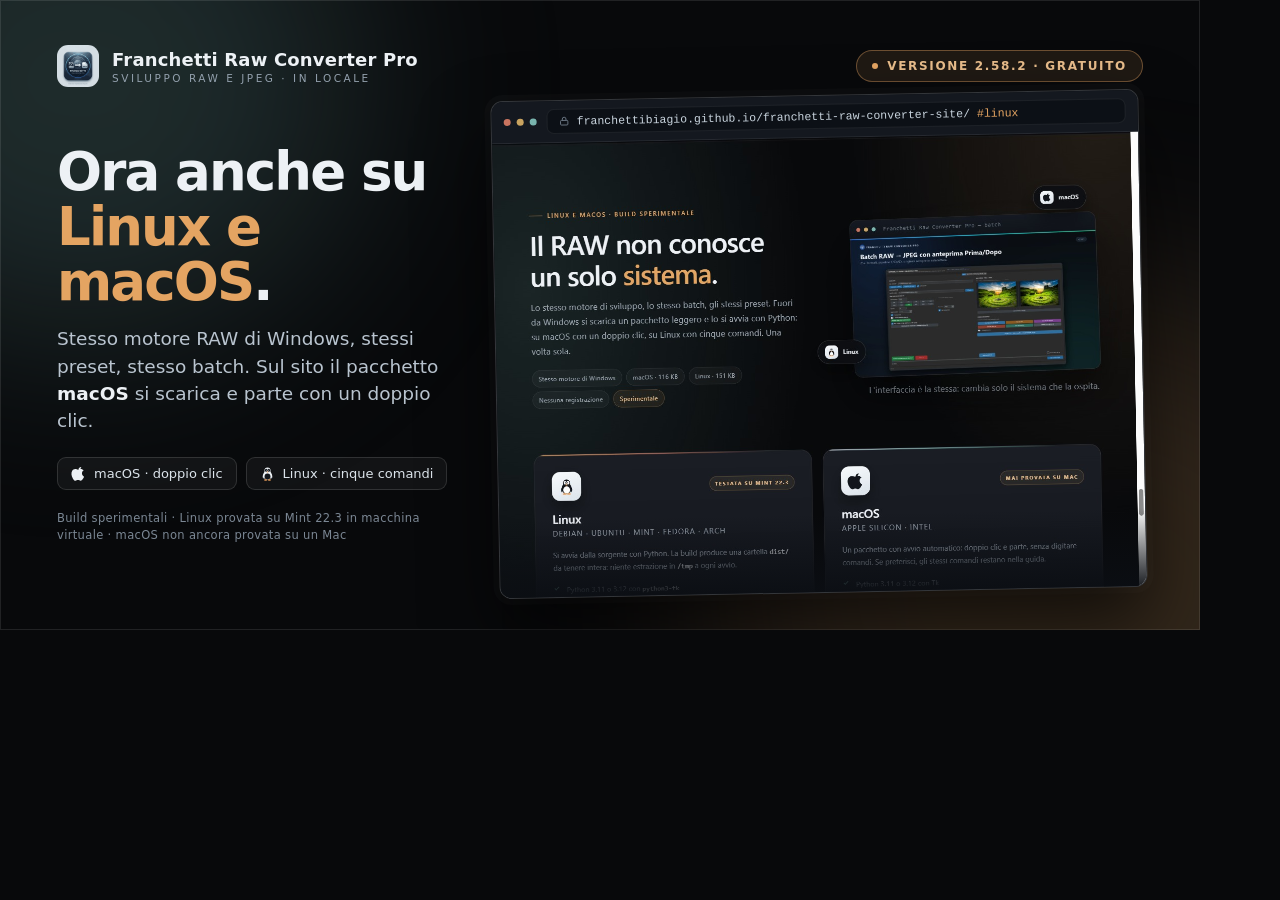
<file: site/assets/_banner.html>
<!DOCTYPE html>
<html lang="it">
<head>
<meta charset="utf-8">
<style>
  * { box-sizing: border-box; margin: 0; padding: 0; }
  html, body { width: 1200px; height: 630px; overflow: hidden; }
  body {
    font-family: "Segoe UI", system-ui, -apple-system, sans-serif;
    background: #08090b;
    color: #edf1f5;
    position: relative;
  }
  .glow-a, .glow-b {
    position: absolute;
    border-radius: 50%;
    filter: blur(100px);
  }
  .glow-a {
    width: 560px; height: 520px; left: -200px; top: -180px;
    background: rgba(121, 180, 174, 0.20);
  }
  .glow-b {
    width: 720px; height: 600px; right: -220px; bottom: -260px;
    background: rgba(228, 164, 98, 0.19);
  }
  .frame {
    position: relative;
    width: 100%; height: 100%;
    padding: 44px 56px 40px;
    border: 1px solid rgba(255, 255, 255, 0.1);
    display: flex;
    flex-direction: column;
  }

  /* --- testata --- */
  .top { display: flex; align-items: center; justify-content: space-between; }
  .brand { display: flex; align-items: center; gap: 13px; }
  .brand img { width: 42px; height: 42px; border-radius: 11px; }
  .brand b { display: block; font-size: 18px; letter-spacing: 0.01em; }
  .brand span {
    display: block; font-size: 10.5px; letter-spacing: 0.24em;
    color: #93a0ad; text-transform: uppercase; margin-top: 2px;
  }
  .badge {
    display: flex; align-items: center; gap: 9px;
    font-size: 12px; font-weight: 700; letter-spacing: 0.14em; text-transform: uppercase;
    color: #e9bd8b; border: 1px solid rgba(228, 164, 98, 0.4);
    background: rgba(228, 164, 98, 0.1); padding: 8px 15px; border-radius: 999px;
  }
  .badge i {
    width: 6px; height: 6px; border-radius: 50%;
    background: #e4a462; display: block;
  }

  /* --- corpo --- */
  .main {
    flex: 1;
    display: grid;
    grid-template-columns: 396px minmax(0, 1fr);
    gap: 42px;
    align-items: center;
    padding: 8px 0 4px;
  }

  h1 {
    font-size: 53px; line-height: 1.04; letter-spacing: -0.035em;
    font-weight: 800;
  }
  h1 em { font-style: normal; color: #e4a462; }

  .lead {
    margin-top: 16px;
    font-size: 18.5px; line-height: 1.48; color: #b9c4cf;
    max-width: 36ch;
  }
  .lead b { color: #edf1f5; font-weight: 600; }

  .chips { display: flex; flex-wrap: wrap; gap: 9px; margin-top: 22px; }
  .chip {
    display: inline-flex; align-items: center; gap: 8px;
    padding: 8px 13px; border-radius: 9px;
    border: 1px solid rgba(255, 255, 255, 0.13);
    background: rgba(255, 255, 255, 0.045);
    font-size: 13px; color: #dbe3ea;
  }
  .chip svg { width: 15px; height: 15px; flex: 0 0 15px; }
  .chip--warn {
    color: #e9bd8b;
    border-color: rgba(228, 164, 98, 0.38);
    background: rgba(228, 164, 98, 0.1);
  }

  .note {
    margin-top: 20px;
    font-size: 11.5px; line-height: 1.5; color: #7b8794;
    letter-spacing: 0.03em;
  }

  /* --- finestra del browser --- */
  .shotwrap { position: relative; }

  .shot {
    position: relative;
    border: 1px solid rgba(255, 255, 255, 0.17);
    border-radius: 12px;
    overflow: hidden;
    background: #0b0e13;
    box-shadow: 0 34px 70px rgba(0, 0, 0, 0.62), 0 0 0 6px rgba(255, 255, 255, 0.02);
    transform: rotate(-1.1deg);
  }
  .shot__bar {
    display: flex; align-items: center; gap: 10px;
    padding: 8px 12px;
    background: #14181f;
    border-bottom: 1px solid rgba(255, 255, 255, 0.08);
  }
  .dots { display: flex; gap: 6px; }
  .dots i { width: 7px; height: 7px; border-radius: 50%; display: block; }
  .dots i:nth-child(1) { background: #c9745f; }
  .dots i:nth-child(2) { background: #c9a35f; }
  .dots i:nth-child(3) { background: #79b4ae; }
  .addr {
    flex: 1;
    display: flex; align-items: center; gap: 7px;
    padding: 5px 11px; border-radius: 7px;
    background: #0c1016; border: 1px solid rgba(255, 255, 255, 0.07);
    font-family: "Cascadia Mono", Consolas, monospace;
    font-size: 11.5px; color: #9dabb8;
    white-space: nowrap; overflow: hidden;
  }
  .addr b { color: #c9d4de; font-weight: 500; }
  .addr span { color: #e4a462; }
  .addr svg { width: 11px; height: 11px; flex: 0 0 11px; }
  .shot img { display: block; width: 100%; height: auto; }
  .shot__fade {
    position: absolute; left: 0; right: 0; bottom: 0; height: 78px;
    background: linear-gradient(180deg, rgba(11, 14, 19, 0), rgba(11, 14, 19, 0.92));
  }
</style>
</head>
<body>
  <div class="glow-a"></div>
  <div class="glow-b"></div>

  <div class="frame">
    <div class="top">
      <div class="brand">
        <img src="logo.png" alt="">
        <div>
          <b>Franchetti Raw Converter Pro</b>
          <span>Sviluppo RAW e JPEG · in locale</span>
        </div>
      </div>
      <div class="badge"><i></i>Versione 2.58.2 · gratuito</div>
    </div>

    <div class="main">
      <div>
        <h1>Ora anche su<br><em>Linux e macOS</em>.</h1>
        <p class="lead">Stesso motore RAW di Windows, stessi preset, stesso batch. Sul sito il pacchetto <b>macOS</b> si scarica e parte con un doppio clic.</p>

        <div class="chips">
          <span class="chip">
            <svg viewBox="0 0 24 24" fill="#edf1f5"><path d="M16.365 1.43c0 1.14-.42 2.2-1.26 3.06-.9.94-2.02 1.48-3.05 1.39-.12-1.09.44-2.25 1.26-3.03.9-.86 2.16-1.44 3.05-1.42zM20.94 17.1c-.55 1.27-.82 1.84-1.53 2.96-.99 1.56-2.39 3.5-4.12 3.51-1.54.02-1.94-1-4.03-.99-2.09.01-2.53 1.01-4.07.99-1.73-.01-3.06-1.77-4.05-3.33-2.78-4.37-3.07-9.5-1.36-12.23 1.21-1.95 3.13-3.09 4.93-3.09 1.83 0 2.98 1.01 4.5 1.01 1.47 0 2.37-1.01 4.5-1.01 1.6 0 3.29.87 4.5 2.37-3.95 2.16-3.31 7.79.73 9.81z"/></svg>
            macOS · doppio clic
          </span>
          <span class="chip">
            <svg viewBox="0 0 64 64">
              <path d="M15 33c-4 6-5 15-1 21 3-4 4-12 4-19z" fill="#edf1f5"/>
              <path d="M49 33c4 6 5 15 1 21-3-4-4-12-4-19z" fill="#edf1f5"/>
              <ellipse cx="32" cy="39" rx="18" ry="21" fill="#edf1f5"/>
              <circle cx="32" cy="19" r="13" fill="#edf1f5"/>
              <ellipse cx="32" cy="45" rx="12.5" ry="13.5" fill="#12161c"/>
              <ellipse cx="26.5" cy="18" rx="5.4" ry="6.4" fill="#12161c"/>
              <ellipse cx="37.5" cy="18" rx="5.4" ry="6.4" fill="#12161c"/>
              <circle cx="27.4" cy="18.6" r="1.9" fill="#edf1f5"/>
              <circle cx="36.6" cy="18.6" r="1.9" fill="#edf1f5"/>
              <path d="M32 21.5 28.2 26.5q3.8 2.9 7.6 0z" fill="#f0a35e"/>
              <ellipse cx="24" cy="60" rx="7" ry="3.2" fill="#f0a35e"/>
              <ellipse cx="40" cy="60" rx="7" ry="3.2" fill="#f0a35e"/>
            </svg>
            Linux · cinque comandi
          </span>
        </div>

        <p class="note">Build sperimentali · Linux provata su Mint 22.3 in macchina virtuale · macOS non ancora provata su un Mac</p>
      </div>

      <div class="shotwrap">
        <div class="shot">
          <div class="shot__bar">
            <div class="dots"><i></i><i></i><i></i></div>
            <div class="addr">
              <svg viewBox="0 0 24 24" fill="none" stroke="#6f7b88" stroke-width="2"><rect x="4" y="10" width="16" height="10" rx="2"/><path d="M8 10V7a4 4 0 0 1 8 0v3"/></svg>
              <b>franchettibiagio.github.io/franchetti-raw-converter-site/</b><span>#linux</span>
            </div>
          </div>
          <img src="banner-screen.jpg" alt="La sezione Linux e macOS del sito">
          <div class="shot__fade"></div>
        </div>
      </div>
    </div>
  </div>
</body>
</html>
</file>
<file: site/styles.css>
/* ==========================================================================
   Franchetti Raw Converter Pro — foglio di stile
   ========================================================================== */

:root {
  --bg: #08090b;
  --bg-soft: #0c0e12;
  --panel: #10141a;
  --panel-2: #151a22;
  --line: rgba(255, 255, 255, 0.09);
  --line-strong: rgba(255, 255, 255, 0.16);
  --text: #edf1f5;
  --muted: #9aa6b3;
  --muted-2: #6f7b88;
  --accent: #e4a462;
  --accent-soft: rgba(228, 164, 98, 0.12);
  --teal: #79b4ae;
  --radius: 14px;
  --radius-lg: 22px;
  --shadow: 0 24px 60px rgba(0, 0, 0, 0.55);
  --max: 1180px;
  --font: "Segoe UI", system-ui, -apple-system, "Inter", "Helvetica Neue", Arial, sans-serif;
  --mono: "Cascadia Mono", "SF Mono", Consolas, "Liberation Mono", monospace;
}

*,
*::before,
*::after { box-sizing: border-box; }

html { scroll-behavior: smooth; }

body {
  margin: 0;
  background: var(--bg);
  color: var(--text);
  font-family: var(--font);
  font-size: 17px;
  line-height: 1.65;
  -webkit-font-smoothing: antialiased;
  text-rendering: optimizeLegibility;
}

img { max-width: 100%; height: auto; display: block; }

figure { margin: 0; }

a { color: inherit; }

h1, h2, h3, h4 {
  margin: 0;
  font-weight: 640;
  letter-spacing: -0.02em;
  line-height: 1.12;
}

p { margin: 0; }

.wrap {
  width: 100%;
  max-width: var(--max);
  margin-inline: auto;
  padding-inline: 28px;
}

/* ---------- Tipografia di sezione ---------------------------------------- */

.eyebrow {
  display: inline-flex;
  align-items: center;
  gap: 10px;
  font-size: 12px;
  font-weight: 600;
  letter-spacing: 0.18em;
  text-transform: uppercase;
  color: var(--accent);
}

.eyebrow::before {
  content: "";
  width: 26px;
  height: 1px;
  background: currentColor;
  opacity: 0.7;
}

.section-head {
  max-width: 720px;
  margin-bottom: 56px;
}

.section-head h2 {
  font-size: clamp(30px, 3.6vw, 46px);
  margin: 18px 0 16px;
}

.section-head p {
  color: var(--muted);
  font-size: 18px;
  max-width: 62ch;
}

.section {
  padding: clamp(72px, 9vw, 118px) 0;
  border-top: 1px solid var(--line);
}

.section--soft { background: linear-gradient(180deg, var(--bg-soft), var(--bg)); }

/* ---------- Navigazione --------------------------------------------------- */

.nav {
  position: fixed;
  inset: 0 0 auto 0;
  z-index: 50;
  border-bottom: 1px solid transparent;
  transition: background 0.3s ease, border-color 0.3s ease, backdrop-filter 0.3s ease;
}

.nav.is-scrolled {
  background: rgba(8, 9, 11, 0.82);
  backdrop-filter: blur(14px) saturate(140%);
  border-bottom-color: var(--line);
}

.nav__inner {
  display: flex;
  align-items: center;
  gap: 28px;
  height: 74px;
}

.brand {
  display: inline-flex;
  align-items: center;
  gap: 12px;
  text-decoration: none;
  font-weight: 640;
  letter-spacing: -0.01em;
  font-size: 15px;
  white-space: nowrap;
}

.brand img {
  width: 30px;
  height: 30px;
  border-radius: 8px;
}

.brand span { color: var(--muted); font-weight: 500; }

.nav__links {
  display: flex;
  gap: 26px;
  margin-left: auto;
  font-size: 14.5px;
}

.nav__links a {
  text-decoration: none;
  color: var(--muted);
  transition: color 0.2s ease;
}

.nav__links a:hover { color: var(--text); }

.nav__cta {
  margin-left: 8px;
  padding: 9px 18px;
  border-radius: 999px;
  background: var(--text);
  color: #0a0b0d;
  font-size: 14px;
  font-weight: 620;
  text-decoration: none;
  transition: transform 0.2s ease, box-shadow 0.2s ease;
}

.nav__cta:hover { transform: translateY(-1px); box-shadow: 0 10px 24px rgba(0, 0, 0, 0.4); }

@media (max-width: 900px) {
  .nav__links { display: none; }
}

@media (max-width: 430px) {
  .wrap { padding-inline: 20px; }
  .brand { font-size: 13.5px; gap: 9px; }
  .brand img { width: 26px; height: 26px; }
  .nav__cta { padding: 8px 15px; font-size: 13px; }
  .hero { padding-top: 120px; }
}

@media (max-width: 360px) {
  .brand span { display: none; }
}

/* ---------- Hero ---------------------------------------------------------- */

.hero {
  position: relative;
  min-height: min(94vh, 880px);
  display: grid;
  align-content: end;
  padding: 150px 0 72px;
  overflow: hidden;
  isolation: isolate;
}

.hero__bg {
  position: absolute;
  inset: 0;
  z-index: -2;
  background-image: url("assets/hero.jpg");
  background-size: cover;
  background-position: center 38%;
  transform: scale(1.04);
}

.hero__scrim {
  position: absolute;
  inset: 0;
  z-index: -1;
  background:
    radial-gradient(120% 90% at 15% 10%, rgba(8, 9, 11, 0.35), transparent 60%),
    linear-gradient(180deg, rgba(8, 9, 11, 0.72) 0%, rgba(8, 9, 11, 0.55) 35%, rgba(8, 9, 11, 0.92) 78%, var(--bg) 100%);
}

.hero__inner { max-width: 760px; }

.hero h1 {
  font-size: clamp(38px, 5.6vw, 68px);
  margin: 20px 0 22px;
  letter-spacing: -0.03em;
}

.hero h1 em {
  font-style: normal;
  color: var(--accent);
}

.hero__lead {
  font-size: clamp(17px, 1.5vw, 20px);
  color: #cfd6dd;
  max-width: 58ch;
}

.hero__actions {
  display: flex;
  flex-wrap: wrap;
  gap: 14px;
  margin-top: 34px;
}

.hero__meta {
  display: flex;
  flex-wrap: wrap;
  gap: 8px 22px;
  margin-top: 26px;
  font-size: 13.5px;
  color: var(--muted);
}

.hero__meta span { display: inline-flex; align-items: center; gap: 8px; }

.hero__meta span::before {
  content: "";
  width: 5px;
  height: 5px;
  border-radius: 50%;
  background: var(--teal);
  opacity: 0.9;
}

/* ---------- Pulsanti ------------------------------------------------------ */

.btn {
  display: inline-flex;
  align-items: center;
  gap: 10px;
  padding: 15px 26px;
  border-radius: 999px;
  font-size: 15.5px;
  font-weight: 620;
  text-decoration: none;
  border: 1px solid transparent;
  transition: transform 0.2s ease, box-shadow 0.2s ease, background 0.2s ease, border-color 0.2s ease;
}

.btn--primary {
  background: linear-gradient(180deg, #f0b878, var(--accent));
  color: #1a1207;
  box-shadow: 0 14px 34px rgba(228, 164, 98, 0.22);
}

.btn--primary:hover { transform: translateY(-2px); box-shadow: 0 18px 40px rgba(228, 164, 98, 0.3); }

.btn--ghost {
  border-color: var(--line-strong);
  color: var(--text);
  background: rgba(255, 255, 255, 0.03);
}

.btn--ghost:hover { background: rgba(255, 255, 255, 0.07); transform: translateY(-2px); }

.btn small { font-weight: 500; opacity: 0.75; font-size: 12.5px; }

.btn svg { width: 17px; height: 17px; }

/* ---------- Fascia fiducia ------------------------------------------------ */

.trust {
  border-top: 1px solid var(--line);
  border-bottom: 1px solid var(--line);
  background: var(--bg-soft);
}

.trust__grid {
  display: grid;
  grid-template-columns: repeat(4, 1fr);
  gap: 1px;
  background: var(--line);
}

.trust__item {
  background: var(--bg-soft);
  padding: 30px 26px;
}

.trust__item h3 {
  font-size: 15px;
  margin-bottom: 7px;
}

.trust__item p {
  font-size: 14px;
  color: var(--muted);
  line-height: 1.55;
}

@media (max-width: 900px) {
  .trust__grid { grid-template-columns: repeat(2, 1fr); }
}

@media (max-width: 520px) {
  .trust__grid { grid-template-columns: 1fr; }
}

/* ---------- Passi --------------------------------------------------------- */

.steps {
  display: grid;
  grid-template-columns: repeat(4, 1fr);
  gap: 26px;
  counter-reset: step;
}

.step {
  position: relative;
  padding-top: 26px;
  border-top: 1px solid var(--line-strong);
}

.step::before {
  counter-increment: step;
  content: "0" counter(step);
  position: absolute;
  top: -13px;
  left: 0;
  padding-right: 12px;
  background: var(--bg);
  font-family: var(--mono);
  font-size: 12px;
  letter-spacing: 0.14em;
  color: var(--accent);
}

.step h3 { font-size: 19px; margin-bottom: 8px; }

.step p { color: var(--muted); font-size: 15px; }

@media (max-width: 900px) {
  .steps { grid-template-columns: repeat(2, 1fr); gap: 34px 24px; }
}

@media (max-width: 520px) {
  .steps { grid-template-columns: 1fr; }
}

/* ---------- Schede funzioni ---------------------------------------------- */

.cards {
  display: grid;
  grid-template-columns: repeat(3, 1fr);
  gap: 20px;
}

.card {
  background: linear-gradient(180deg, var(--panel-2), var(--panel));
  border: 1px solid var(--line);
  border-radius: var(--radius-lg);
  padding: 28px;
  transition: transform 0.25s ease, border-color 0.25s ease;
}

.card:hover {
  transform: translateY(-3px);
  border-color: var(--line-strong);
}

.card__icon {
  width: 44px;
  height: 44px;
  border-radius: 12px;
  display: grid;
  place-items: center;
  background: var(--accent-soft);
  border: 1px solid rgba(228, 164, 98, 0.22);
  margin-bottom: 20px;
}

.card__icon svg { width: 21px; height: 21px; stroke: var(--accent); }

.card h3 { font-size: 19px; margin-bottom: 9px; }

.card p { color: var(--muted); font-size: 15px; }

.card ul {
  margin: 14px 0 0;
  padding-left: 18px;
  color: var(--muted);
  font-size: 14.5px;
}

.card li { margin-bottom: 5px; }

@media (max-width: 960px) {
  .cards { grid-template-columns: repeat(2, 1fr); }
}

@media (max-width: 640px) {
  .cards { grid-template-columns: 1fr; }
}

/* ---------- Novità -------------------------------------------------------- */

.release {
  display: grid;
  grid-template-columns: 1.05fr 0.95fr;
  gap: 56px;
  align-items: start;
}

.release__list {
  display: grid;
  gap: 14px;
}

.release__item {
  display: grid;
  grid-template-columns: 34px 1fr;
  gap: 16px;
  padding: 20px 22px;
  border: 1px solid var(--line);
  border-radius: var(--radius);
  background: var(--panel);
}

.release__item .tag {
  font-family: var(--mono);
  font-size: 11px;
  letter-spacing: 0.08em;
  color: var(--teal);
  padding-top: 3px;
}

.release__item h3 { font-size: 16.5px; margin-bottom: 5px; }

.release__item p { font-size: 14.5px; color: var(--muted); }

.bench {
  border: 1px solid var(--line);
  border-radius: var(--radius-lg);
  background: linear-gradient(180deg, var(--panel-2), var(--panel));
  padding: 30px;
}

.bench h3 { font-size: 18px; margin-bottom: 6px; }

.bench > p { color: var(--muted); font-size: 14px; margin-bottom: 22px; }

.bars {
  display: grid;
  gap: 14px;
  margin: 4px 0 22px;
}

.bars__row {
  display: grid;
  grid-template-columns: 116px minmax(0, 1fr) 62px;
  align-items: center;
  gap: 12px;
  font-size: 13px;
  color: var(--muted);
}

.bars__row > span { white-space: nowrap; }

.bars__row i {
  position: relative;
  display: block;
  height: 9px;
  border-radius: 999px;
  background: rgba(255, 255, 255, 0.07);
  overflow: hidden;
}

.bars__row i::after {
  content: "";
  position: absolute;
  inset: 0 auto 0 0;
  width: var(--w, 50%);
  border-radius: inherit;
  background: linear-gradient(90deg, rgba(228, 164, 98, 0.55), var(--accent));
}

.bars__row:nth-child(3) i::after {
  background: linear-gradient(90deg, rgba(121, 180, 174, 0.45), var(--teal));
}

.bars__row b {
  font-family: var(--mono);
  font-size: 12.5px;
  font-weight: 500;
  color: #cfd8e1;
  text-align: right;
  font-variant-numeric: tabular-nums;
}

@media (max-width: 430px) {
  .bars__row { grid-template-columns: 92px minmax(0, 1fr) 54px; gap: 9px; font-size: 12px; }
}

.bench__note {
  margin-top: 18px;
  font-size: 13px;
  color: var(--muted-2);
  line-height: 1.5;
}

@media (max-width: 960px) {
  .release { grid-template-columns: 1fr; gap: 34px; }
}

/* ---------- Confronti prima / dopo --------------------------------------- */

.scenes {
  margin-top: 40px;
  border: 1px solid var(--line);
  border-radius: var(--radius-lg);
  background: linear-gradient(180deg, var(--panel-2), var(--panel));
  padding: 14px;
  box-shadow: var(--shadow);
}

.ba__tabs {
  display: inline-flex;
  gap: 4px;
  padding: 5px;
  margin: 2px 2px 14px;
  border: 1px solid var(--line);
  border-radius: 999px;
  background: rgba(0, 0, 0, 0.35);
  max-width: 100%;
  overflow-x: auto;
  scrollbar-width: none;
}

.ba__tabs::-webkit-scrollbar { display: none; }

.ba__tab {
  appearance: none;
  border: 0;
  background: transparent;
  color: var(--muted);
  font: inherit;
  font-size: 13.5px;
  font-weight: 560;
  padding: 9px 18px;
  border-radius: 999px;
  cursor: pointer;
  white-space: nowrap;
  transition: color 0.2s ease, background 0.2s ease;
}

.ba__tab:hover { color: var(--text); }

.ba__tab.is-active {
  background: rgba(255, 255, 255, 0.1);
  color: var(--text);
  box-shadow: inset 0 0 0 1px var(--line-strong);
}

.scene { display: grid; gap: 18px; }

.scene[hidden] { display: none; }

.ba {
  position: relative;
  border-radius: var(--radius);
  overflow: hidden;
  background: #05060a;
  aspect-ratio: 3 / 2;
  cursor: ew-resize;
  touch-action: pan-y;
  user-select: none;
  -webkit-user-select: none;
}

.ba img {
  position: absolute;
  inset: 0;
  width: 100%;
  height: 100%;
  object-fit: cover;
  display: block;
  pointer-events: none;
}

.ba__layer {
  position: absolute;
  inset: 0;
  clip-path: inset(0 calc(100% - var(--pos, 50%)) 0 0);
  will-change: clip-path;
}

.ba__layer img { position: absolute; }

.ba__tag {
  position: absolute;
  top: 14px;
  z-index: 3;
  padding: 5px 11px;
  border-radius: 999px;
  font-size: 11px;
  font-weight: 620;
  letter-spacing: 0.12em;
  text-transform: uppercase;
  color: #f1f5f8;
  background: rgba(6, 7, 10, 0.62);
  border: 1px solid rgba(255, 255, 255, 0.14);
  backdrop-filter: blur(8px);
  pointer-events: none;
}

.ba__tag--l { left: 14px; }
.ba__tag--r { right: 14px; border-color: rgba(228, 164, 98, 0.45); color: #f4d2a8; }

.ba__handle {
  position: absolute;
  top: 0;
  bottom: 0;
  left: var(--pos, 50%);
  z-index: 4;
  width: 2px;
  margin-left: -1px;
  background: rgba(255, 255, 255, 0.9);
  box-shadow: 0 0 14px rgba(0, 0, 0, 0.55);
  pointer-events: none;
}

.ba__handle::after {
  content: "";
  position: absolute;
  top: 50%;
  left: 50%;
  width: 38px;
  height: 38px;
  transform: translate(-50%, -50%);
  border-radius: 50%;
  background: rgba(10, 12, 16, 0.72);
  border: 2px solid rgba(255, 255, 255, 0.92);
  box-shadow: 0 6px 20px rgba(0, 0, 0, 0.5);
  backdrop-filter: blur(4px);
}

.ba__handle::before {
  content: "\2194";
  position: absolute;
  top: 50%;
  left: 50%;
  z-index: 1;
  transform: translate(-50%, -53%);
  font-size: 17px;
  line-height: 1;
  color: #fff;
}

.ba__range {
  position: absolute;
  inset: 0;
  z-index: 5;
  width: 100%;
  height: 100%;
  margin: 0;
  opacity: 0;
  cursor: ew-resize;
  appearance: none;
  -webkit-appearance: none;
  background: transparent;
}

.ba__range::-webkit-slider-thumb {
  appearance: none;
  -webkit-appearance: none;
  width: 44px;
  height: 100%;
}

.ba__range::-moz-range-thumb {
  width: 44px;
  height: 100%;
  border: 0;
  background: transparent;
}

.scene__meta {
  display: grid;
  gap: 14px;
  padding: 0 6px 8px;
}

.scene__chips {
  display: flex;
  flex-wrap: wrap;
  gap: 7px;
}

.scene__chips span {
  padding: 5px 11px;
  border: 1px solid var(--line);
  border-radius: 999px;
  font-size: 12px;
  color: var(--muted);
  background: rgba(255, 255, 255, 0.02);
}

.scene__meta p {
  font-size: 14.5px;
  color: var(--muted);
  max-width: 92ch;
}

.scene__meta b { color: #dbe3ea; font-weight: 600; }

/* ---------- Ritagli 100% -------------------------------------------------- */

.crops {
  margin-top: 40px;
  display: grid;
  gap: 16px;
}

.crops__head {
  display: grid;
  gap: 6px;
  max-width: 78ch;
}

.crops__head p { font-size: 14.5px; color: var(--muted); }

.crops__grid {
  display: grid;
  grid-template-columns: 1fr 1fr;
  gap: 16px;
}

.crop {
  margin: 0;
  border: 1px solid var(--line);
  border-radius: var(--radius);
  overflow: hidden;
  background: #05060a;
}

.crop img { display: block; width: 100%; height: auto; }

.crop figcaption {
  padding: 11px 14px;
  border-top: 1px solid var(--line);
  font-size: 12.5px;
  color: var(--muted-2);
  font-family: var(--mono);
  letter-spacing: 0.02em;
}

.crop:last-child figcaption { color: #e3c79f; }

/* ---------- Motore -------------------------------------------------------- */

.engine {
  display: grid;
  grid-template-columns: minmax(0, 1.25fr) minmax(0, 0.75fr);
  gap: 34px;
  margin-top: 40px;
  align-items: start;
}

.pipeline {
  list-style: none;
  margin: 0;
  padding: 0;
  display: grid;
  gap: 0;
  border: 1px solid var(--line);
  border-radius: var(--radius-lg);
  background: var(--panel);
  overflow: hidden;
}

.pipeline li {
  display: grid;
  grid-template-columns: 62px 1fr;
  gap: 16px;
  padding: 17px 22px;
  border-bottom: 1px solid var(--line);
}

.pipeline li:last-child { border-bottom: 0; }

.pipeline__num {
  font-family: var(--mono);
  font-size: 12px;
  letter-spacing: 0.08em;
  color: var(--accent);
  padding-top: 4px;
}

.pipeline h3 {
  font-size: 15.5px;
  margin-bottom: 3px;
}

.pipeline p {
  font-size: 13.8px;
  line-height: 1.55;
  color: var(--muted);
}

.engine__aside {
  display: grid;
  gap: 18px;
  position: sticky;
  top: 96px;
}

.chart {
  margin: 0;
  border: 1px solid var(--line);
  border-radius: var(--radius);
  overflow: hidden;
  background: #0b0d10;
}

.chart img { display: block; width: 100%; height: auto; }

.chart figcaption {
  padding: 12px 15px 14px;
  border-top: 1px solid var(--line);
  font-size: 12.5px;
  line-height: 1.55;
  color: var(--muted-2);
}

.statline {
  display: grid;
  grid-template-columns: 1fr 1fr;
  gap: 1px;
  margin: 0;
  background: var(--line);
  border: 1px solid var(--line);
  border-radius: var(--radius);
  overflow: hidden;
}

.statline > div {
  background: var(--panel);
  padding: 16px 18px;
}

.statline dt {
  font-size: 11px;
  letter-spacing: 0.13em;
  text-transform: uppercase;
  color: var(--muted-2);
}

.statline dd {
  margin: 2px 0 0;
  font-size: 27px;
  font-weight: 640;
  letter-spacing: -0.02em;
  color: var(--text);
  font-variant-numeric: tabular-nums;
}

.engine__note {
  font-size: 13px;
  line-height: 1.6;
  color: var(--muted-2);
}

@media (max-width: 980px) {
  .engine { grid-template-columns: 1fr; }
  .engine__aside { position: static; }
}

/* ---------- Flusso tethering --------------------------------------------- */

.flow {
  display: grid;
  grid-template-columns: repeat(4, 1fr);
  gap: 18px;
  margin-top: 40px;
}

.flow__item {
  position: relative;
  padding: 26px 22px 22px;
  border: 1px solid var(--line);
  border-radius: var(--radius);
  background: var(--panel);
}

.flow__item::after {
  content: "";
  position: absolute;
  top: 34px;
  right: -19px;
  width: 19px;
  height: 1px;
  background: var(--line-strong);
}

.flow__item:last-child::after { display: none; }

.flow__num {
  display: inline-grid;
  place-items: center;
  width: 30px;
  height: 30px;
  margin-bottom: 14px;
  border-radius: 50%;
  border: 1px solid rgba(228, 164, 98, 0.34);
  background: var(--accent-soft);
  font-family: var(--mono);
  font-size: 11px;
  color: var(--accent);
}

.flow__item h3 { font-size: 16.5px; margin-bottom: 7px; }

.flow__item p { font-size: 14px; line-height: 1.55; color: var(--muted); }

.flow__note {
  display: grid;
  grid-template-columns: 1fr 1fr;
  gap: 18px 36px;
  margin-top: 26px;
  padding: 22px 24px;
  border: 1px dashed var(--line-strong);
  border-radius: var(--radius);
}

.flow__note p { font-size: 13.5px; line-height: 1.6; color: var(--muted); }

@media (max-width: 980px) {
  .flow { grid-template-columns: 1fr 1fr; }
  .flow__item::after { display: none; }
}

@media (max-width: 600px) {
  .flow { grid-template-columns: 1fr; }
  .flow__note { grid-template-columns: 1fr; }
  .crops__grid { grid-template-columns: 1fr; }
}

/* ---------- Pack preset --------------------------------------------------- */

.pack {
  margin-top: 24px;
  padding: 18px 20px;
  border: 1px solid rgba(121, 180, 174, 0.26);
  border-radius: var(--radius);
  background: rgba(121, 180, 174, 0.05);
}

.pack h4 {
  font-size: 12px;
  letter-spacing: 0.13em;
  text-transform: uppercase;
  color: var(--teal);
  margin-bottom: 8px;
  font-weight: 600;
}

.pack p {
  font-size: 13.5px;
  line-height: 1.55;
  color: var(--muted);
}

.pack__link {
  display: inline-flex;
  align-items: center;
  gap: 8px;
  margin-top: 13px;
  font-size: 14px;
  font-weight: 600;
  color: var(--text);
  text-decoration: none;
  border-bottom: 1px solid rgba(121, 180, 174, 0.5);
  padding-bottom: 2px;
}

.pack__link span {
  font-family: var(--mono);
  font-size: 11.5px;
  font-weight: 500;
  color: var(--teal);
}

.pack__link:hover { color: var(--teal); }

.lut__cta {
  display: flex;
  flex-direction: column;
  justify-content: flex-start;
  padding: 26px;
  border: 1px solid var(--line);
  border-radius: var(--radius);
  background: var(--panel);
}

/* ---------- Formati ------------------------------------------------------- */

.formats {
  display: flex;
  flex-wrap: wrap;
  gap: 6px;
  margin-top: 14px;
}

.formats span {
  padding: 4px 9px;
  border: 1px solid var(--line);
  border-radius: 7px;
  font-family: var(--mono);
  font-size: 11.5px;
  letter-spacing: 0.04em;
  color: #c3ced8;
  background: rgba(255, 255, 255, 0.025);
}

.formats__note {
  margin-top: 12px;
  font-size: 13px;
  color: var(--muted-2);
}

/* ---------- Galleria ------------------------------------------------------ */

.shots {
  display: grid;
  gap: 26px;
}

.shot {
  border: 1px solid var(--line);
  border-radius: var(--radius-lg);
  overflow: hidden;
  background: var(--panel);
  box-shadow: var(--shadow);
}

.shot__bar {
  display: flex;
  align-items: center;
  gap: 7px;
  padding: 11px 16px;
  border-bottom: 1px solid var(--line);
  background: var(--panel-2);
}

.shot__bar i {
  width: 9px;
  height: 9px;
  border-radius: 50%;
  background: rgba(255, 255, 255, 0.14);
}

.shot__bar span {
  margin-left: 8px;
  font-size: 12px;
  color: var(--muted-2);
  font-family: var(--mono);
}

.shot img { width: 100%; }

.shot__caption {
  padding: 16px 18px;
  border-top: 1px solid var(--line);
  font-size: 14px;
  color: var(--muted);
}

.shot__caption b { color: var(--text); font-weight: 600; }

.shots--three {
  grid-template-columns: repeat(3, 1fr);
}

@media (max-width: 900px) {
  .shots--three { grid-template-columns: 1fr; }
}

/* ---------- Banda fotografica -------------------------------------------- */

.band {
  position: relative;
  padding: clamp(90px, 12vw, 150px) 0;
  background-image: url("assets/band.jpg");
  background-size: cover;
  background-position: center;
  isolation: isolate;
}

.band::before {
  content: "";
  position: absolute;
  inset: 0;
  z-index: -1;
  background: linear-gradient(100deg, rgba(8, 9, 11, 0.94) 0%, rgba(8, 9, 11, 0.72) 45%, rgba(8, 9, 11, 0.35) 100%);
}

.band blockquote {
  margin: 0;
  max-width: 640px;
  font-size: clamp(24px, 3vw, 36px);
  line-height: 1.3;
  letter-spacing: -0.02em;
  font-weight: 600;
}

.band p {
  margin-top: 22px;
  max-width: 54ch;
  color: #c9d2da;
  font-size: 17px;
}

/* ---------- Genres (card foto) ------------------------------------------- */

.genres {
  display: grid;
  grid-template-columns: repeat(3, 1fr);
  gap: 20px;
}

.genre {
  position: relative;
  border-radius: var(--radius-lg);
  overflow: hidden;
  border: 1px solid var(--line);
  aspect-ratio: 4 / 3;
}

.genre img {
  width: 100%;
  height: 100%;
  object-fit: cover;
  transition: transform 0.6s ease;
}

.genre:hover img { transform: scale(1.04); }

.genre figcaption {
  position: absolute;
  inset: auto 0 0 0;
  padding: 40px 20px 18px;
  background: linear-gradient(0deg, rgba(6, 7, 9, 0.92), transparent);
  font-size: 14.5px;
}

.genre figcaption b { display: block; font-weight: 620; }

.genre figcaption span { color: var(--muted); font-size: 13px; }

@media (max-width: 820px) {
  .genres { grid-template-columns: 1fr; }
}

/* ---------- LUT Franchetti Arts -------------------------------------------- */

.lut {
  display: grid;
  gap: 30px;
}

.lut__figure {
  margin: 0;
  border: 1px solid var(--line);
  border-radius: var(--radius-lg);
  overflow: hidden;
  background: #0a0b0d;
}

.lut__figure img { display: block; width: 100%; height: auto; }

.lut__zoom { display: block; cursor: zoom-in; }

.lut__figure figcaption {
  padding: 14px 18px 16px;
  border-top: 1px solid var(--line);
  font-size: 13px;
  line-height: 1.55;
  color: var(--muted-2);
}

.lut__info {
  display: grid;
  grid-template-columns: minmax(0, 1.3fr) minmax(0, 1fr);
  gap: 26px 36px;
  align-items: start;
}

.lut__info h3 { font-size: 18px; margin-bottom: 14px; }

.lut__families {
  list-style: none;
  display: grid;
  grid-template-columns: 1fr 1fr;
  gap: 7px 18px;
  font-size: 14px;
  color: var(--muted);
}

.lut__families b { color: var(--text); font-weight: 600; }

.lut__stats {
  display: flex;
  flex-wrap: wrap;
  gap: 8px;
  margin-bottom: 18px;
}

.lut__stats span {
  padding: 6px 12px;
  border: 1px solid var(--line);
  border-radius: 999px;
  font-size: 12.5px;
  color: var(--muted);
}

.lut__actions { display: flex; flex-wrap: wrap; gap: 12px; }

.lut__actions .btn { flex: 1 1 220px; justify-content: center; }

.lut__hint {
  margin-top: 14px;
  font-size: 12.5px;
  line-height: 1.6;
  color: var(--muted-2);
}

@media (max-width: 900px) {
  .lut__info { grid-template-columns: 1fr; }
}

@media (max-width: 520px) {
  .lut__families { grid-template-columns: 1fr; }
}

/* ---------- Compatibilità ------------------------------------------------- */

.specs {
  display: grid;
  grid-template-columns: 1fr 1fr;
  gap: 20px;
}

.spec {
  border: 1px solid var(--line);
  border-radius: var(--radius);
  padding: 24px 26px;
  background: var(--panel);
}

.spec h3 {
  font-size: 12px;
  letter-spacing: 0.16em;
  text-transform: uppercase;
  color: var(--muted-2);
  margin-bottom: 12px;
  font-weight: 600;
}

.spec p { font-size: 15.5px; color: #d9e0e7; }

.spec p + p { margin-top: 10px; color: var(--muted); font-size: 14px; }

@media (max-width: 760px) {
  .specs { grid-template-columns: 1fr; }
}

/* ---------- FAQ ----------------------------------------------------------- */

.faq { display: grid; gap: 12px; max-width: 860px; }

.faq details {
  border: 1px solid var(--line);
  border-radius: var(--radius);
  background: var(--panel);
  padding: 0 22px;
  transition: border-color 0.2s ease;
}

.faq details[open] { border-color: var(--line-strong); }

.faq summary {
  cursor: pointer;
  list-style: none;
  padding: 20px 0;
  font-size: 16.5px;
  font-weight: 580;
  display: flex;
  align-items: center;
  justify-content: space-between;
  gap: 18px;
}

.faq summary::-webkit-details-marker { display: none; }

.faq summary::after {
  content: "+";
  font-size: 20px;
  color: var(--accent);
  transition: transform 0.2s ease;
}

.faq details[open] summary::after { transform: rotate(45deg); }

.faq p {
  padding-bottom: 22px;
  color: var(--muted);
  font-size: 15px;
  max-width: 72ch;
}

/* ---------- Download ------------------------------------------------------ */

.download {
  position: relative;
  overflow: hidden;
  border-top: 1px solid var(--line);
  background:
    radial-gradient(90% 140% at 12% 0%, rgba(228, 164, 98, 0.13), transparent 55%),
    radial-gradient(80% 120% at 92% 100%, rgba(121, 180, 174, 0.12), transparent 55%),
    var(--bg-soft);
}

.download__inner {
  display: grid;
  grid-template-columns: 1.1fr 0.9fr;
  gap: 60px;
  align-items: center;
}

.download h2 {
  font-size: clamp(30px, 4vw, 50px);
  margin: 16px 0 18px;
}

.download__lead { color: var(--muted); font-size: 17.5px; max-width: 50ch; }

.download__actions { display: flex; flex-wrap: wrap; gap: 14px; margin-top: 32px; }

.download__hint { margin-top: 18px; font-size: 13.5px; color: var(--muted-2); }

.hash {
  border: 1px solid var(--line);
  border-radius: var(--radius);
  background: rgba(0, 0, 0, 0.35);
  padding: 22px;
}

.hash h3 {
  font-size: 11.5px;
  letter-spacing: 0.16em;
  text-transform: uppercase;
  color: var(--muted-2);
  margin-bottom: 12px;
}

.hash code {
  display: block;
  font-family: var(--mono);
  font-size: 12px;
  line-height: 1.75;
  color: #b9c4ce;
  overflow-wrap: anywhere;
}

.hash p { margin-top: 14px; font-size: 13px; color: var(--muted-2); }

.hash .cmd {
  margin-top: 10px;
  padding: 10px 12px;
  border-radius: 8px;
  background: #06070a;
  border: 1px solid var(--line);
  font-family: var(--mono);
  font-size: 12px;
  color: var(--teal);
  word-break: break-all;
}

@media (max-width: 900px) {
  .download__inner { grid-template-columns: 1fr; gap: 36px; }
}

/* ---------- Footer -------------------------------------------------------- */

.footer {
  border-top: 1px solid var(--line);
  padding: 46px 0 54px;
  font-size: 13.5px;
  color: var(--muted-2);
}

.footer__inner {
  display: flex;
  flex-wrap: wrap;
  gap: 18px 40px;
  align-items: flex-start;
  justify-content: space-between;
}

.footer strong { color: var(--muted); font-weight: 600; }

.footer a { color: var(--muted); text-decoration: none; }
.footer a:hover { color: var(--text); }

.footer__credits { max-width: 46ch; line-height: 1.6; }

@media (max-width: 640px) {
  .scenes { padding: 10px; }
  .ba__tabs { width: 100%; flex-wrap: wrap; overflow: visible; border-radius: 16px; }
  .ba__tab { flex: 1 1 auto; padding: 8px 10px; font-size: 12.5px; text-align: center; }
  .ba__tag { top: 10px; padding: 4px 9px; font-size: 10px; }
  .ba__tag--l { left: 10px; }
  .ba__tag--r { right: 10px; }
  .ba__handle::after { width: 32px; height: 32px; }
  .ba__handle::before { font-size: 13px; }
  .pipeline li { grid-template-columns: 40px 1fr; padding: 15px 16px; }
  .scene__meta { padding: 0 2px 4px; }
}

/* ---------- Utilità ------------------------------------------------------- */

.mono {
  font-family: var(--mono);
  font-size: 0.9em;
  color: #c9d3dd;
}

.badge-beta {
  display: inline-block;
  margin-left: 6px;
  padding: 2px 8px;
  border-radius: 999px;
  font-size: 10.5px;
  font-weight: 600;
  letter-spacing: 0.1em;
  text-transform: uppercase;
  color: var(--teal);
  background: rgba(121, 180, 174, 0.12);
  border: 1px solid rgba(121, 180, 174, 0.32);
  vertical-align: middle;
}

.note-licenza {
  margin-top: 20px;
  font-size: 12.5px;
  color: var(--muted-2);
  max-width: 70ch;
}

/* ---------- Animazioni ---------------------------------------------------- */

/* L'animazione è un miglioramento progressivo: senza JS il contenuto è
   subito visibile. Solo quando app.js è attivo (classe js-reveal su <html>)
   gli elementi partono nascosti e compaiono allo scroll. */

.js-reveal [data-reveal] {
  opacity: 0;
  transform: translateY(18px);
  transition: opacity 0.7s ease, transform 0.7s cubic-bezier(0.22, 1, 0.36, 1);
}

.js-reveal [data-reveal].is-visible {
  opacity: 1;
  transform: none;
}

@media (prefers-reduced-motion: reduce) {
  html { scroll-behavior: auto; }
  [data-reveal] { opacity: 1; transform: none; transition: none; }
  .genre img, .card, .btn { transition: none; }
}

/* ---------- Focus visibile ------------------------------------------------ */

a:focus-visible,
summary:focus-visible,
button:focus-visible {
  outline: 2px solid var(--accent);
  outline-offset: 3px;
  border-radius: 6px;
}

/* ==========================================================================
   Linux e macOS — sezione e guida
   ========================================================================== */

#linux { scroll-margin-top: 90px; }

.lx {
  position: relative;
  overflow: hidden;
  isolation: isolate;
}

.lx::before {
  content: "";
  position: absolute;
  inset: -10% -20% auto;
  height: 70%;
  z-index: -1;
  background:
    radial-gradient(45% 60% at 18% 28%, rgba(121, 180, 174, 0.16), transparent 70%),
    radial-gradient(40% 55% at 82% 12%, rgba(228, 164, 98, 0.13), transparent 70%);
  pointer-events: none;
}

.lx-head {
  display: grid;
  grid-template-columns: 1.08fr 0.92fr;
  gap: clamp(32px, 5vw, 64px);
  align-items: center;
  margin-bottom: clamp(48px, 6vw, 76px);
}

.lx-head h2 {
  font-size: clamp(32px, 4.4vw, 54px);
  margin: 18px 0 18px;
  letter-spacing: -0.025em;
}

.lx-head h2 em {
  font-style: normal;
  color: var(--accent);
}

.lx-head p {
  color: var(--muted);
  font-size: 17.5px;
  max-width: 56ch;
}

.lx-chips {
  display: flex;
  flex-wrap: wrap;
  gap: 8px;
  margin-top: 24px;
}

.lx-chip {
  display: inline-flex;
  align-items: center;
  gap: 7px;
  padding: 6px 12px;
  border: 1px solid var(--line);
  border-radius: 999px;
  background: rgba(255, 255, 255, 0.03);
  font-size: 12.5px;
  color: var(--muted);
  letter-spacing: 0.02em;
}

.lx-chip--warn {
  border-color: rgba(228, 164, 98, 0.35);
  color: #e9bd8b;
  background: rgba(228, 164, 98, 0.08);
}

/* --- Finestra applicazione ------------------------------------------------ */

.lx-visual {
  position: relative;
  padding: 52px 0 26px;
}

.lx-visual::before {
  content: "";
  position: absolute;
  inset: 12% -8% 0;
  z-index: -1;
  border-radius: 40px;
  background: radial-gradient(60% 70% at 55% 45%, rgba(121, 180, 174, 0.22), transparent 72%);
  filter: blur(18px);
}

.lx-frame {
  position: relative;
  border: 1px solid var(--line-strong);
  border-radius: 16px;
  overflow: hidden;
  background: #0b0e13;
  box-shadow: 0 40px 80px rgba(0, 0, 0, 0.55), 0 0 0 1px rgba(255, 255, 255, 0.03) inset;
  transform: rotate(-1.1deg);
}

.lx-frame__bar {
  display: flex;
  align-items: center;
  gap: 7px;
  padding: 9px 13px;
  border-bottom: 1px solid var(--line);
  background: linear-gradient(180deg, #151a22, #10141a);
}

.lx-frame__bar i {
  width: 8px;
  height: 8px;
  border-radius: 50%;
  background: #3c454f;
}

.lx-frame__bar i:first-child { background: #c9745f; }
.lx-frame__bar i:nth-child(2) { background: #c9a35f; }
.lx-frame__bar i:nth-child(3) { background: #79b4ae; }

.lx-frame__bar span {
  margin-left: 8px;
  font-family: var(--mono);
  font-size: 11px;
  color: var(--muted-2);
  letter-spacing: 0.04em;
}

.lx-frame img {
  display: block;
  width: 100%;
  height: auto;
}

.lx-visual__caption {
  margin-top: 14px;
  font-size: 12.5px;
  color: var(--muted-2);
  text-align: right;
}

.lx-float {
  position: absolute;
  z-index: 3;
  display: flex;
  align-items: center;
  gap: 10px;
  padding: 10px 14px;
  border: 1px solid var(--line-strong);
  border-radius: 999px;
  background: rgba(12, 14, 18, 0.92);
  backdrop-filter: blur(8px);
  box-shadow: 0 16px 36px rgba(0, 0, 0, 0.45);
  font-size: 12.5px;
  font-weight: 600;
  color: var(--text);
  animation: lx-float 7s ease-in-out infinite;
}

.lx-float svg { width: 18px; height: 18px; }

.lx-float__tile {
  display: grid;
  place-items: center;
  width: 26px;
  height: 26px;
  border-radius: 8px;
  background: linear-gradient(160deg, #f7fafc, #dbe3ea);
}

.lx-float__tile svg { width: 17px; height: 17px; }

.lx-float--mac { top: -4px; right: 4%; }
.lx-float--linux { bottom: 20%; left: -70px; animation-delay: -3.2s; }

@keyframes lx-float {
  0%, 100% { transform: translateY(0); }
  50% { transform: translateY(-7px); }
}

@media (prefers-reduced-motion: reduce) {
  .lx-float { animation: none; }
}

/* --- Schede piattaforma --------------------------------------------------- */

.lx-platforms {
  display: grid;
  grid-template-columns: repeat(2, minmax(0, 1fr));
  gap: 22px;
  margin-bottom: clamp(48px, 6vw, 72px);
}

.lx-card {
  position: relative;
  display: flex;
  flex-direction: column;
  padding: clamp(24px, 3vw, 34px);
  border: 1px solid var(--line);
  border-radius: var(--radius-lg);
  background:
    linear-gradient(180deg, rgba(255, 255, 255, 0.045), rgba(255, 255, 255, 0.012)),
    var(--panel);
  overflow: hidden;
  transition: transform 0.25s ease, border-color 0.25s ease, box-shadow 0.25s ease;
}

.lx-card::after {
  content: "";
  position: absolute;
  inset: 0 auto auto 0;
  width: 100%;
  height: 2px;
  opacity: 0.75;
}

.lx-card--mac::after { background: linear-gradient(90deg, #cdd6e0, #79b4ae, transparent 85%); }
.lx-card--linux::after { background: linear-gradient(90deg, #e4a462, #c9745f, transparent 85%); }

.lx-card:hover {
  transform: translateY(-4px);
  border-color: var(--line-strong);
  box-shadow: 0 28px 60px rgba(0, 0, 0, 0.45);
}

.lx-card__top {
  display: flex;
  align-items: center;
  justify-content: space-between;
  gap: 16px;
  margin-bottom: 22px;
}

.lx-logo {
  display: grid;
  place-items: center;
  width: 58px;
  height: 58px;
  border-radius: 16px;
  background: linear-gradient(160deg, #f7fafc, #dbe3ea);
  box-shadow: 0 12px 28px rgba(0, 0, 0, 0.35), inset 0 -1px 0 rgba(0, 0, 0, 0.12);
}

.lx-logo svg { width: 34px; height: 34px; }

.lx-badge {
  font-size: 10.5px;
  font-weight: 700;
  letter-spacing: 0.16em;
  text-transform: uppercase;
  color: #e9bd8b;
  border: 1px solid rgba(228, 164, 98, 0.35);
  background: rgba(228, 164, 98, 0.08);
  padding: 5px 10px;
  border-radius: 999px;
}

.lx-card h3 {
  font-size: 24px;
  margin-bottom: 4px;
  letter-spacing: -0.01em;
}

.lx-card__sub {
  font-size: 12.5px;
  letter-spacing: 0.1em;
  text-transform: uppercase;
  color: var(--muted-2);
  margin-bottom: 16px;
}

.lx-card p {
  color: var(--muted);
  font-size: 15px;
  margin-bottom: 18px;
}

.lx-list {
  list-style: none;
  margin: 0 0 26px;
  padding: 0;
  display: grid;
  gap: 10px;
}

.lx-list li {
  position: relative;
  padding-left: 26px;
  font-size: 14.5px;
  color: var(--muted);
}

.lx-list li::before {
  content: "";
  position: absolute;
  left: 2px;
  top: 6px;
  width: 9px;
  height: 5px;
  border-left: 1.6px solid var(--teal);
  border-bottom: 1.6px solid var(--teal);
  transform: rotate(-45deg);
}

.lx-card__actions {
  display: flex;
  flex-wrap: wrap;
  gap: 10px;
  margin-top: auto;
}

.lx-card__actions .btn {
  padding: 12px 20px;
  font-size: 14.5px;
}

.lx-card__meta {
  display: block;
  margin-top: 14px;
  font-family: var(--mono);
  font-size: 11.5px;
  color: var(--muted-2);
}

/* --- Passaggi ------------------------------------------------------------- */

.lx-steps {
  display: grid;
  grid-template-columns: repeat(3, minmax(0, 1fr));
  gap: 18px;
  margin-bottom: clamp(44px, 5vw, 64px);
}

.lx-step {
  position: relative;
  padding: 26px 24px 24px;
  border: 1px solid var(--line);
  border-radius: var(--radius);
  background: rgba(0, 0, 0, 0.24);
}

.lx-step__n {
  display: block;
  font-family: var(--mono);
  font-size: 40px;
  line-height: 1;
  font-weight: 600;
  color: transparent;
  -webkit-text-stroke: 1px rgba(228, 164, 98, 0.55);
  margin-bottom: 14px;
}

.lx-step h3 {
  font-size: 17px;
  margin-bottom: 8px;
}

.lx-step p {
  font-size: 14.5px;
  color: var(--muted);
}

.lx-step svg {
  position: absolute;
  top: 24px;
  right: 22px;
  width: 22px;
  height: 22px;
  stroke: var(--muted-2);
  fill: none;
  stroke-width: 1.6;
  stroke-linecap: round;
  stroke-linejoin: round;
}

/* --- Terminale ------------------------------------------------------------ */

.lx-term {
  border: 1px solid var(--line-strong);
  border-radius: var(--radius-lg);
  overflow: hidden;
  background: #07090c;
  box-shadow: var(--shadow);
  margin-bottom: clamp(44px, 5vw, 64px);
}

.lx-term__bar {
  display: flex;
  align-items: center;
  gap: 16px;
  padding: 12px 16px;
  border-bottom: 1px solid var(--line);
  background: linear-gradient(180deg, #12161d, #0b0e13);
}

.lx-dots { display: flex; gap: 6px; }

.lx-dots i {
  width: 9px;
  height: 9px;
  border-radius: 50%;
  background: #3c454f;
}

.lx-dots i:first-child { background: #c9745f; }
.lx-dots i:nth-child(2) { background: #c9a35f; }
.lx-dots i:nth-child(3) { background: #79b4ae; }

.lx-tabs { display: flex; gap: 4px; }

.lx-tab {
  appearance: none;
  border: 0;
  background: transparent;
  color: var(--muted-2);
  font-family: var(--mono);
  font-size: 12.5px;
  padding: 6px 12px;
  border-radius: 8px;
  cursor: pointer;
  transition: color 0.2s ease, background 0.2s ease;
}

.lx-tab:hover { color: var(--text); }

.lx-tab.is-active {
  color: var(--text);
  background: rgba(255, 255, 255, 0.07);
}

.lx-copy {
  margin-left: auto;
  display: inline-flex;
  align-items: center;
  gap: 6px;
  appearance: none;
  border: 1px solid var(--line);
  background: rgba(255, 255, 255, 0.04);
  color: var(--muted);
  font: inherit;
  font-size: 11.5px;
  letter-spacing: 0.04em;
  text-transform: uppercase;
  padding: 6px 11px;
  border-radius: 8px;
  cursor: pointer;
  transition: color 0.2s ease, border-color 0.2s ease, background 0.2s ease;
}

.lx-copy:hover { color: var(--text); border-color: var(--line-strong); background: rgba(255, 255, 255, 0.08); }
.lx-copy.is-done { color: var(--teal); border-color: rgba(121, 180, 174, 0.45); }
.lx-copy svg { width: 13px; height: 13px; stroke: currentColor; fill: none; stroke-width: 1.7; }

.lx-term__body { position: relative; }

.lx-term pre {
  margin: 0;
  padding: 22px 24px;
  overflow-x: auto;
  font-family: var(--mono);
  font-size: 13px;
  line-height: 1.85;
  color: #c6d2de;
}

.lx-term pre[hidden] { display: none; }

.lx-term .c { color: #5f6b78; }
.lx-term .p { color: var(--teal); }

.lx-term__foot {
  display: flex;
  flex-wrap: wrap;
  gap: 8px 20px;
  padding: 12px 24px 14px;
  border-top: 1px solid var(--line);
  background: rgba(255, 255, 255, 0.015);
  font-size: 12px;
  color: var(--muted-2);
}

/* --- Note ---------------------------------------------------------------- */

.lx-notes {
  display: grid;
  grid-template-columns: repeat(3, minmax(0, 1fr));
  gap: 18px;
  margin-bottom: clamp(48px, 6vw, 72px);
}

.lx-note {
  padding: 24px;
  border: 1px solid var(--line);
  border-radius: var(--radius);
  background: rgba(0, 0, 0, 0.24);
}

.lx-note h3 {
  display: flex;
  align-items: center;
  gap: 9px;
  font-size: 12px;
  letter-spacing: 0.15em;
  text-transform: uppercase;
  color: var(--muted-2);
  margin-bottom: 12px;
}

.lx-note h3 svg { width: 16px; height: 16px; stroke: var(--accent); fill: none; stroke-width: 1.7; }

.lx-note ul {
  list-style: none;
  margin: 0;
  padding: 0;
  display: grid;
  gap: 8px;
  font-size: 14px;
  color: var(--muted);
}

.lx-note li { padding-left: 15px; position: relative; }

.lx-note li::before {
  content: "";
  position: absolute;
  left: 0;
  top: 9px;
  width: 5px;
  height: 5px;
  border-radius: 50%;
  background: var(--muted-2);
}

.lx-note p { font-size: 14px; color: var(--muted); }
.lx-note code,
.lx-card code,
.lx-term code {
  font-family: var(--mono);
  font-size: 0.92em;
  color: var(--text);
}

/* --- Foto di ambiente ---------------------------------------------------- */

.lx-photo {
  position: relative;
  min-height: clamp(280px, 40vw, 460px);
  border: 1px solid var(--line);
  border-radius: var(--radius-lg);
  overflow: hidden;
  display: flex;
  align-items: flex-end;
  background: url("assets/band.jpg") center 42% / cover no-repeat;
  margin-bottom: clamp(40px, 5vw, 60px);
}

.lx-photo::after {
  content: "";
  position: absolute;
  inset: 0;
  background:
    linear-gradient(180deg, rgba(8, 9, 11, 0.15) 0%, rgba(8, 9, 11, 0.55) 55%, rgba(8, 9, 11, 0.94) 100%),
    linear-gradient(90deg, rgba(8, 9, 11, 0.75), transparent 65%);
}

.lx-photo__inner {
  position: relative;
  z-index: 1;
  padding: clamp(24px, 4vw, 44px);
  max-width: 720px;
}

.lx-photo h3 {
  font-size: clamp(22px, 2.6vw, 32px);
  line-height: 1.25;
  margin: 12px 0 14px;
  letter-spacing: -0.01em;
}

.lx-photo p {
  color: #c2ccd6;
  font-size: 15px;
  max-width: 58ch;
}

.lx-photo .lx-chips { margin-top: 20px; }

.lx-photo .lx-chip {
  background: rgba(8, 9, 11, 0.55);
  backdrop-filter: blur(6px);
}

/* --- Invito alla guida --------------------------------------------------- */

.lx-cta {
  display: flex;
  flex-wrap: wrap;
  align-items: center;
  justify-content: space-between;
  gap: 24px;
  padding: clamp(26px, 3.4vw, 38px);
  border: 1px solid var(--line-strong);
  border-radius: var(--radius-lg);
  background:
    radial-gradient(60% 120% at 0% 0%, rgba(121, 180, 174, 0.14), transparent 65%),
    radial-gradient(50% 120% at 100% 100%, rgba(228, 164, 98, 0.12), transparent 65%),
    var(--panel);
}

.lx-cta h3 { font-size: clamp(20px, 2.2vw, 26px); margin-bottom: 6px; }
.lx-cta p { color: var(--muted); font-size: 15px; max-width: 52ch; }
.lx-cta__actions { display: flex; flex-wrap: wrap; gap: 10px; }
.lx-cta__actions .btn { padding: 13px 22px; font-size: 14.5px; }

/* --- Pagina guida --------------------------------------------------------- */

.lx-hero {
  position: relative;
  padding: 150px 0 70px;
  border-bottom: 1px solid var(--line);
  overflow: hidden;
}

.lx-hero::before {
  content: "";
  position: absolute;
  inset: 0;
  z-index: -1;
  background:
    radial-gradient(55% 80% at 20% 0%, rgba(121, 180, 174, 0.18), transparent 65%),
    radial-gradient(45% 70% at 85% 20%, rgba(228, 164, 98, 0.14), transparent 65%),
    linear-gradient(180deg, #0a0c10, var(--bg));
}

.lx-hero__inner { max-width: 780px; }
.lx-hero h1 { font-size: clamp(36px, 5vw, 60px); margin: 18px 0 20px; letter-spacing: -0.03em; }
.lx-hero h1 em { font-style: normal; color: var(--accent); }
.lx-hero p { color: var(--muted); font-size: 18px; max-width: 60ch; }

.lx-hero__logos {
  display: flex;
  align-items: center;
  gap: 14px;
  margin-top: 30px;
}

.lx-hero__logos .lx-logo { width: 46px; height: 46px; border-radius: 13px; }
.lx-hero__logos .lx-logo svg { width: 27px; height: 27px; }
.lx-hero__logos span { font-size: 12px; letter-spacing: 0.16em; text-transform: uppercase; color: var(--muted-2); }

.lx-doc {
  max-width: 880px;
  margin: 0 auto;
  padding: clamp(48px, 6vw, 80px) 0;
}

.lx-doc > section { padding: 0 0 clamp(44px, 5vw, 64px); }
.lx-doc > section + section { border-top: 1px solid var(--line); padding-top: clamp(40px, 4vw, 56px); }

.lx-doc h2 {
  font-size: clamp(24px, 2.8vw, 34px);
  margin-bottom: 12px;
  letter-spacing: -0.02em;
}

.lx-doc h2 .num {
  font-family: var(--mono);
  font-size: 13px;
  color: var(--accent);
  display: block;
  margin-bottom: 8px;
  letter-spacing: 0.12em;
}

.lx-doc > section > p,
.lx-doc .lead {
  color: var(--muted);
  font-size: 16px;
  max-width: 70ch;
  margin-bottom: 18px;
}

.lx-doc h3 { font-size: 18px; margin: 26px 0 10px; }
.lx-doc p { color: var(--muted); font-size: 15.5px; }
.lx-doc p + p { margin-top: 10px; }

.lx-doc p code,
.lx-doc li code {
  font-family: var(--mono);
  font-size: 0.88em;
  color: var(--text);
  background: rgba(255, 255, 255, 0.05);
  border: 1px solid var(--line);
  border-radius: 5px;
  padding: 1px 5px;
}

.lx-stepblock {
  display: grid;
  grid-template-columns: 46px minmax(0, 1fr);
  gap: 20px;
  padding: 22px 0;
  border-top: 1px solid var(--line);
}

.lx-stepblock > div { min-width: 0; }

.lx-stepblock:first-of-type { border-top: 0; }

.lx-stepblock__n {
  display: grid;
  place-items: center;
  width: 38px;
  height: 38px;
  border-radius: 50%;
  border: 1px solid rgba(228, 164, 98, 0.4);
  background: rgba(228, 164, 98, 0.08);
  font-family: var(--mono);
  font-size: 14px;
  color: var(--accent);
}

.lx-stepblock h3 { margin: 4px 0 8px; }
.lx-stepblock p { margin-bottom: 10px; }

.lx-code {
  position: relative;
  border: 1px solid var(--line);
  border-radius: 12px;
  background: #07090c;
  overflow: hidden;
  margin: 12px 0 6px;
}

.lx-code__bar {
  display: flex;
  align-items: center;
  gap: 10px;
  padding: 8px 12px;
  border-bottom: 1px solid var(--line);
  background: rgba(255, 255, 255, 0.025);
  font-family: var(--mono);
  font-size: 10.5px;
  letter-spacing: 0.1em;
  text-transform: uppercase;
  color: var(--muted-2);
}

.lx-code pre {
  margin: 0;
  padding: 16px 18px;
  overflow-x: auto;
  font-family: var(--mono);
  font-size: 13px;
  line-height: 1.8;
  color: #c6d2de;
}

.lx-table {
  width: 100%;
  border-collapse: collapse;
  margin: 16px 0 8px;
  font-size: 14.5px;
}

.lx-table th,
.lx-table td {
  text-align: left;
  padding: 11px 14px;
  border-bottom: 1px solid var(--line);
  vertical-align: top;
}

.lx-table th {
  font-size: 11px;
  letter-spacing: 0.14em;
  text-transform: uppercase;
  color: var(--muted-2);
  font-weight: 600;
}

.lx-table td { color: var(--muted); }
.lx-table td:first-child { color: var(--text); white-space: nowrap; }
.lx-table code { font-family: var(--mono); font-size: 0.9em; color: var(--text); }

.lx-callout {
  display: flex;
  gap: 14px;
  padding: 18px 20px;
  border: 1px solid var(--line);
  border-left: 3px solid var(--teal);
  border-radius: 10px;
  background: rgba(121, 180, 174, 0.06);
  margin: 18px 0;
  font-size: 14.5px;
  color: var(--muted);
}

.lx-callout--warn {
  border-left-color: var(--accent);
  background: rgba(228, 164, 98, 0.06);
}

.lx-callout strong { color: var(--text); }
.lx-callout svg { flex: 0 0 18px; width: 18px; height: 18px; margin-top: 2px; stroke: var(--teal); fill: none; stroke-width: 1.7; }
.lx-callout--warn svg { stroke: var(--accent); }

.lx-dl {
  display: flex;
  flex-wrap: wrap;
  align-items: center;
  gap: 18px;
  padding: 22px;
  border: 1px solid var(--line-strong);
  border-radius: var(--radius);
  background: linear-gradient(180deg, rgba(255, 255, 255, 0.04), transparent), var(--panel);
  margin: 24px 0 6px;
}

.lx-dl .btn { padding: 13px 22px; font-size: 14.5px; }
.lx-dl code { font-family: var(--mono); font-size: 11.5px; color: var(--muted-2); word-break: break-all; }
.lx-dl__meta { display: grid; gap: 4px; font-size: 12.5px; color: var(--muted-2); }

.lx-downloads {
  display: grid;
  grid-template-columns: repeat(2, minmax(0, 1fr));
  gap: 18px;
  margin: 22px 0 10px;
}

.lx-download {
  display: flex;
  flex-direction: column;
  gap: 10px;
  padding: clamp(20px, 2.6vw, 26px);
  border: 1px solid var(--line-strong);
  border-radius: var(--radius);
  background:
    linear-gradient(180deg, rgba(255, 255, 255, 0.045), rgba(255, 255, 255, 0.01)),
    var(--panel);
}

.lx-download h3 {
  display: flex;
  align-items: center;
  gap: 10px;
  font-size: 18px;
  margin: 0;
}

.lx-download h3 svg { width: 21px; height: 21px; flex: 0 0 21px; }
.lx-download p { font-size: 14px; color: var(--muted); margin: 0; }

.lx-download .btn {
  align-self: flex-start;
  margin-top: 6px;
  padding: 12px 20px;
  font-size: 14.5px;
}

.lx-download__meta {
  font-family: var(--mono);
  font-size: 10.5px;
  line-height: 1.6;
  color: var(--muted-2);
  word-break: break-all;
}

.lx-credit {
  margin-top: 18px;
  padding-top: 14px;
  border-top: 1px solid var(--line);
  font-size: 12.5px;
  line-height: 1.6;
  color: var(--muted-2);
  max-width: 62ch;
}

.lx-credit b { color: var(--muted); font-weight: 600; }

@media (max-width: 760px) {
  .lx-downloads { grid-template-columns: 1fr; }
}

.lx-back {
  display: inline-flex;
  align-items: center;
  gap: 8px;
  font-size: 13.5px;
  color: var(--muted);
  text-decoration: none;
  margin-bottom: 22px;
}

.lx-back:hover { color: var(--text); }

@media (max-width: 980px) {
  .lx-head { grid-template-columns: 1fr; }
  .lx-visual { max-width: 620px; }
  .lx-platforms,
  .lx-steps,
  .lx-notes { grid-template-columns: 1fr; }
  .lx-float--linux { left: 0; }
}

@media (max-width: 640px) {
  .lx-float { display: none; }
  .lx-frame { transform: none; }
  .lx-cta { flex-direction: column; align-items: flex-start; }
  .lx-stepblock { grid-template-columns: minmax(0, 1fr); gap: 10px; }
  .lx-doc { padding-inline: 20px; }
  .lx-table { display: block; overflow-x: auto; white-space: nowrap; }
}

/* ---------- Stampa -------------------------------------------------------- */

@media print {
  .nav, .hero__bg, .hero__scrim, .band { background: none !important; }
  body { background: #fff; color: #000; }
}
</file>
